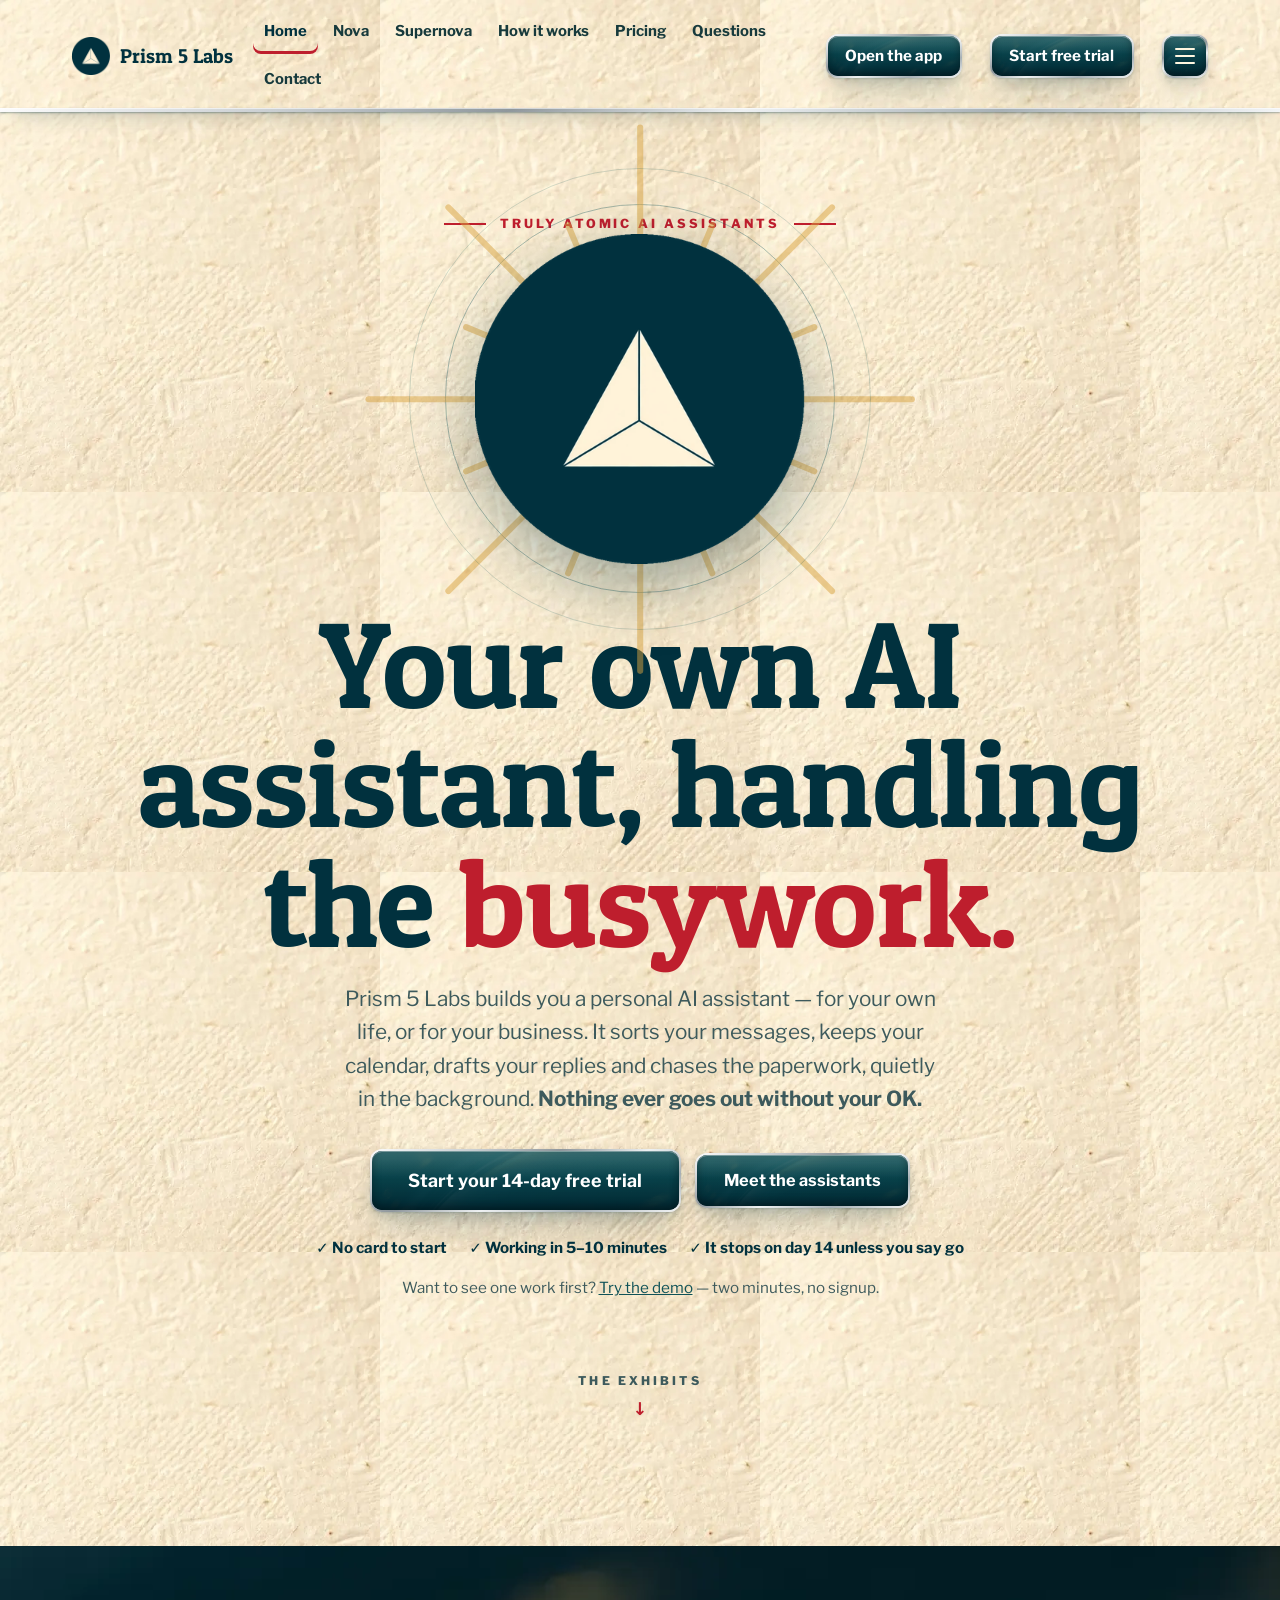
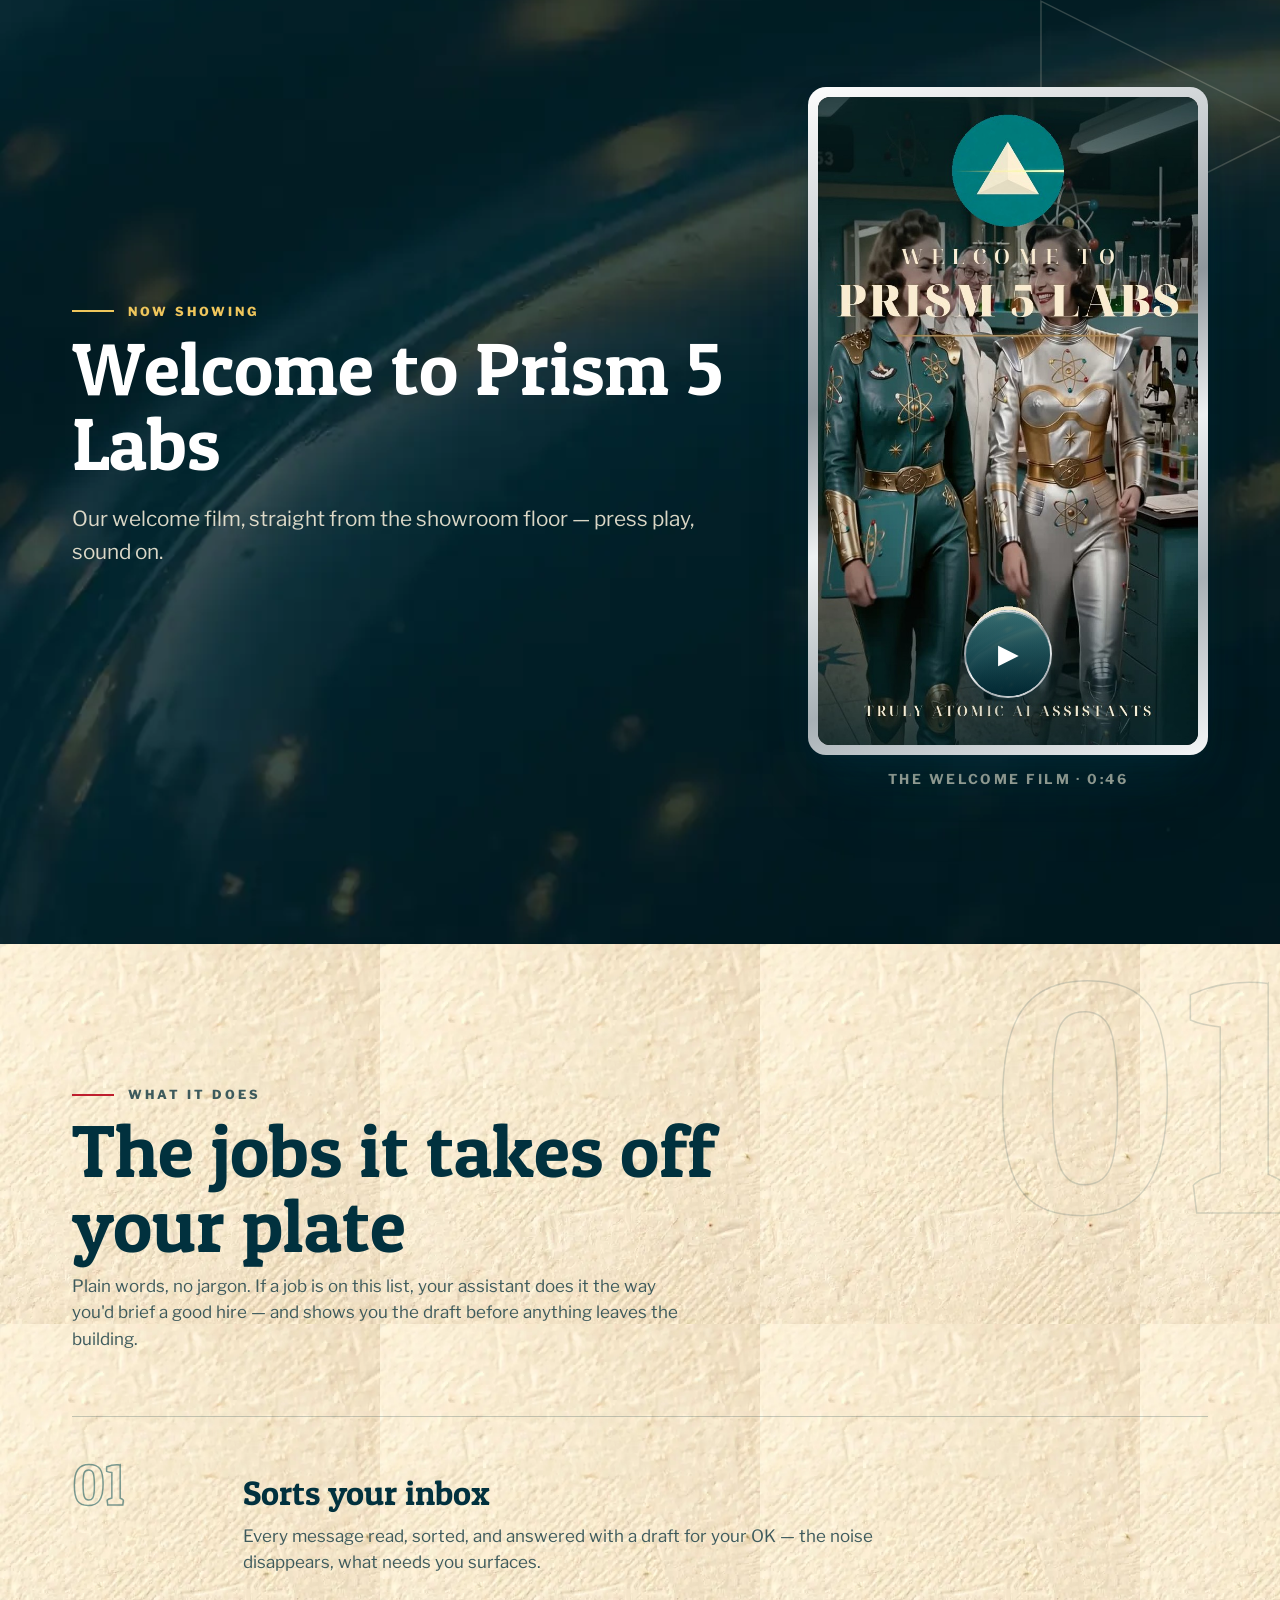
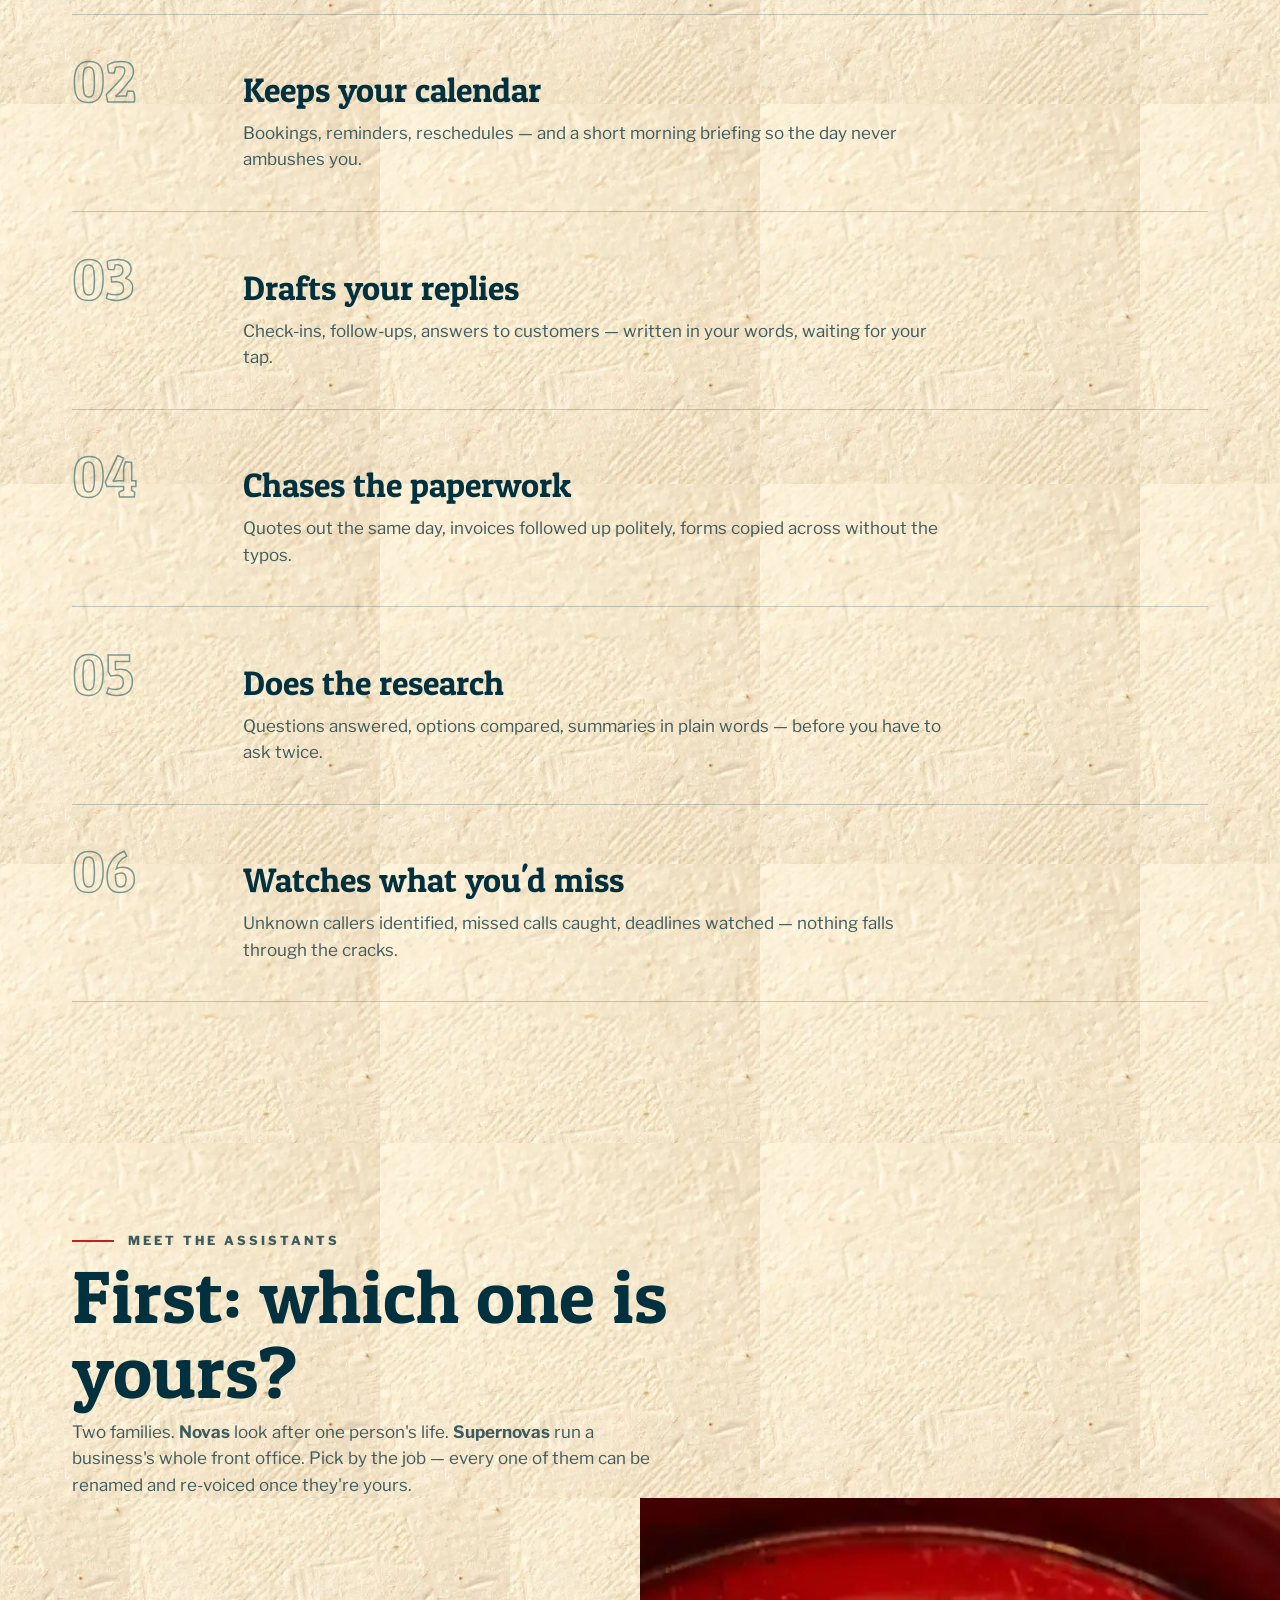
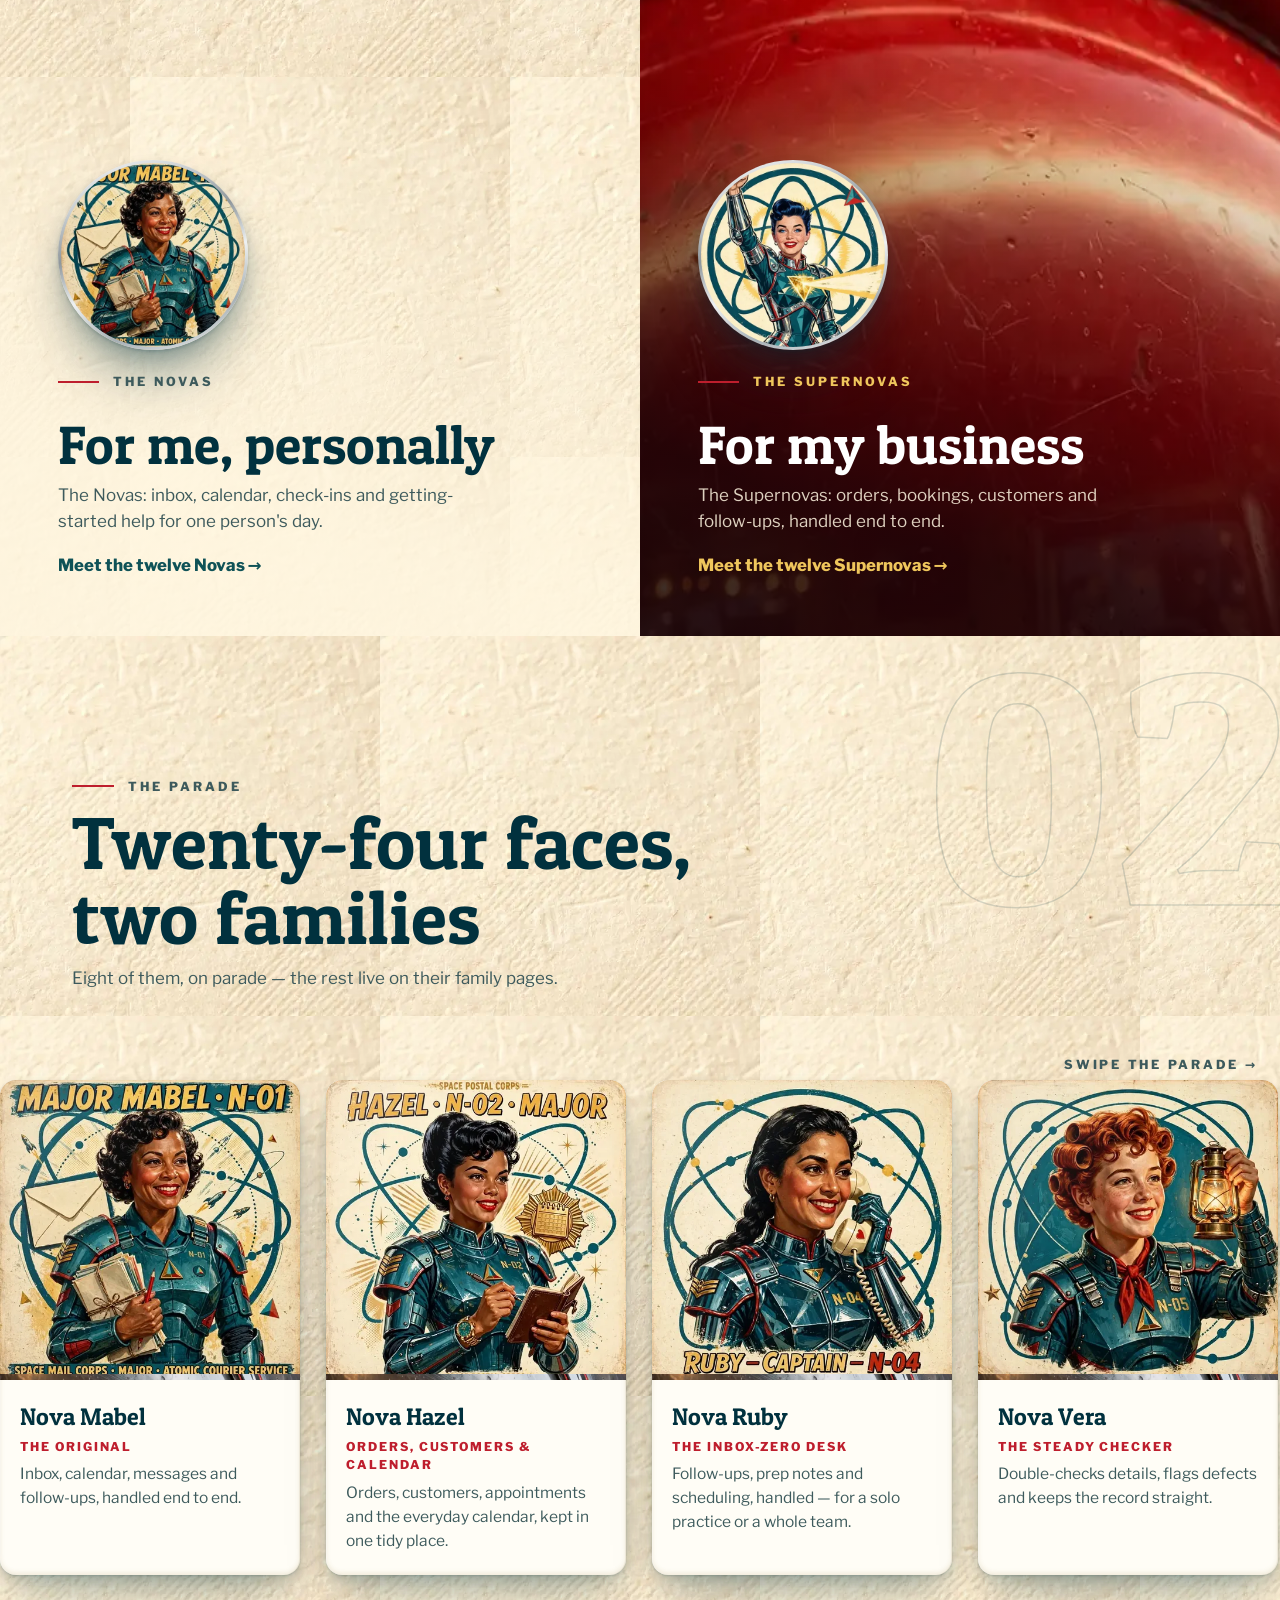
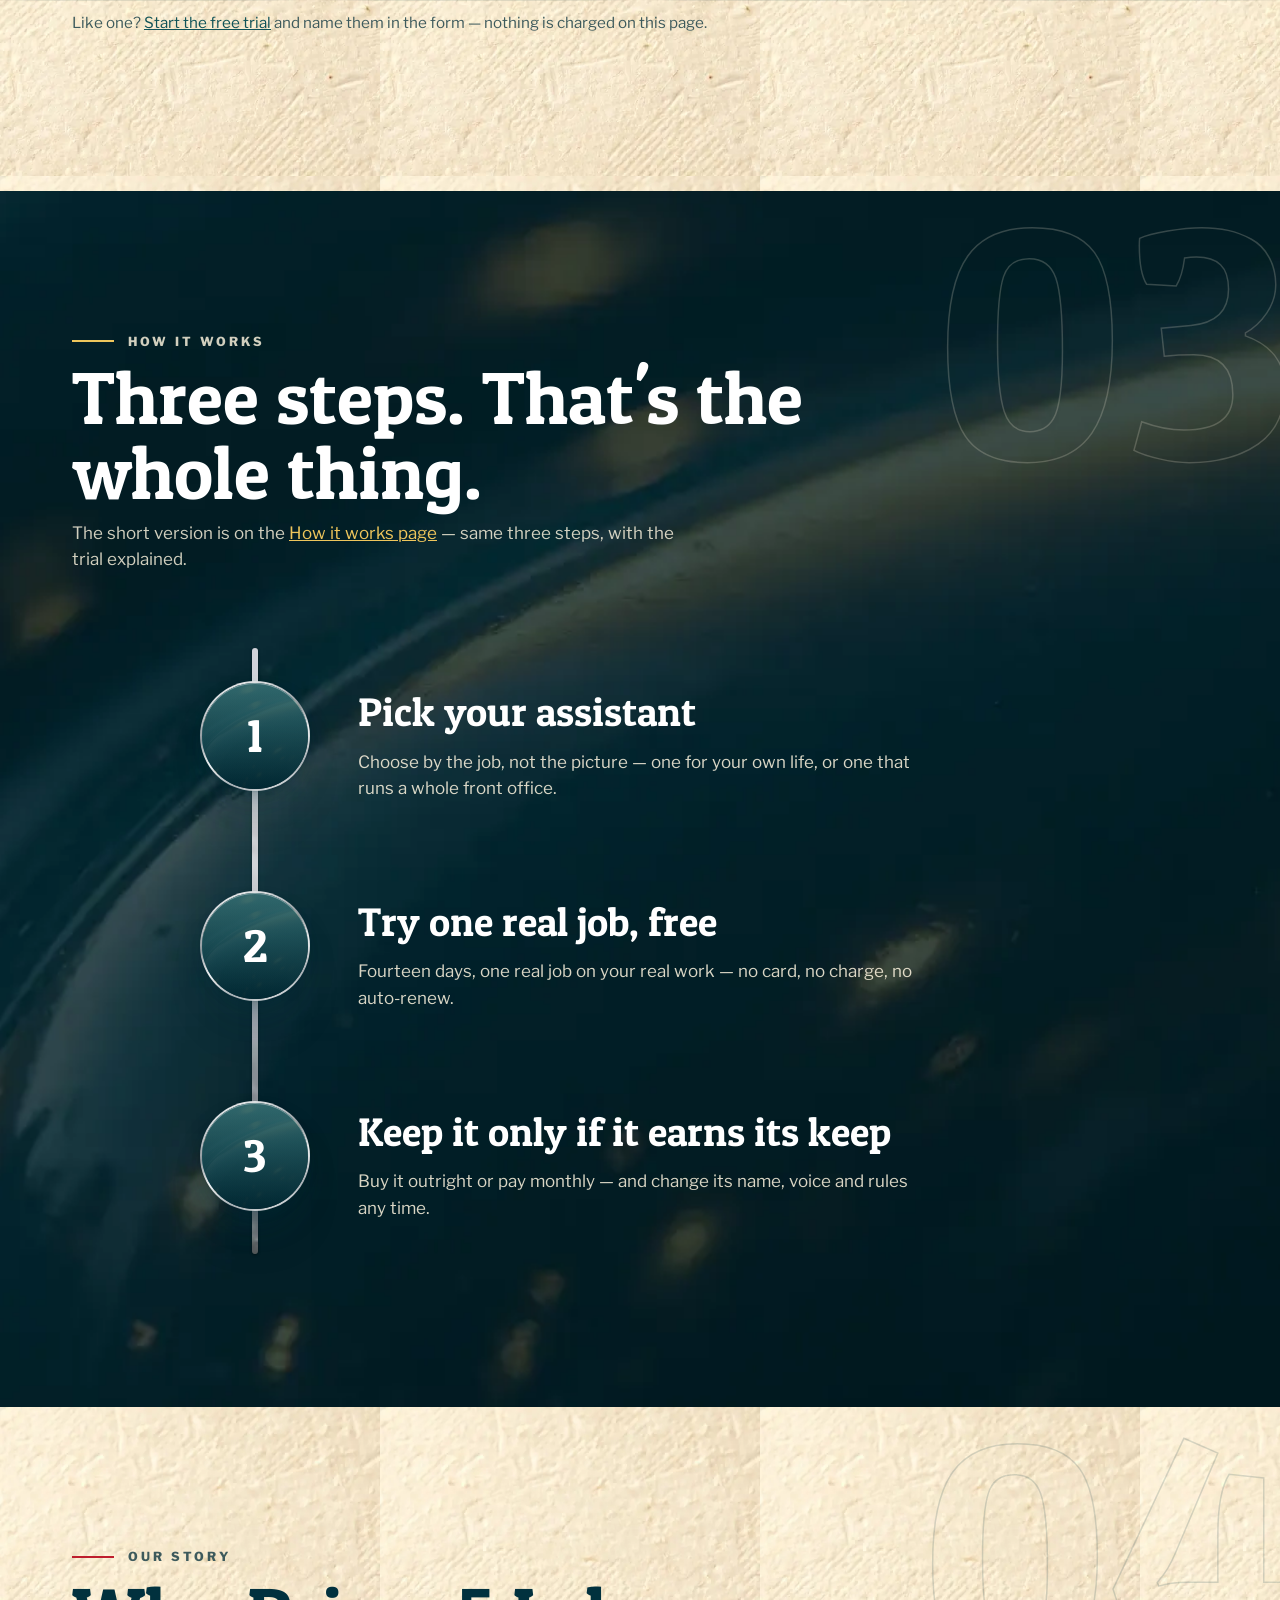
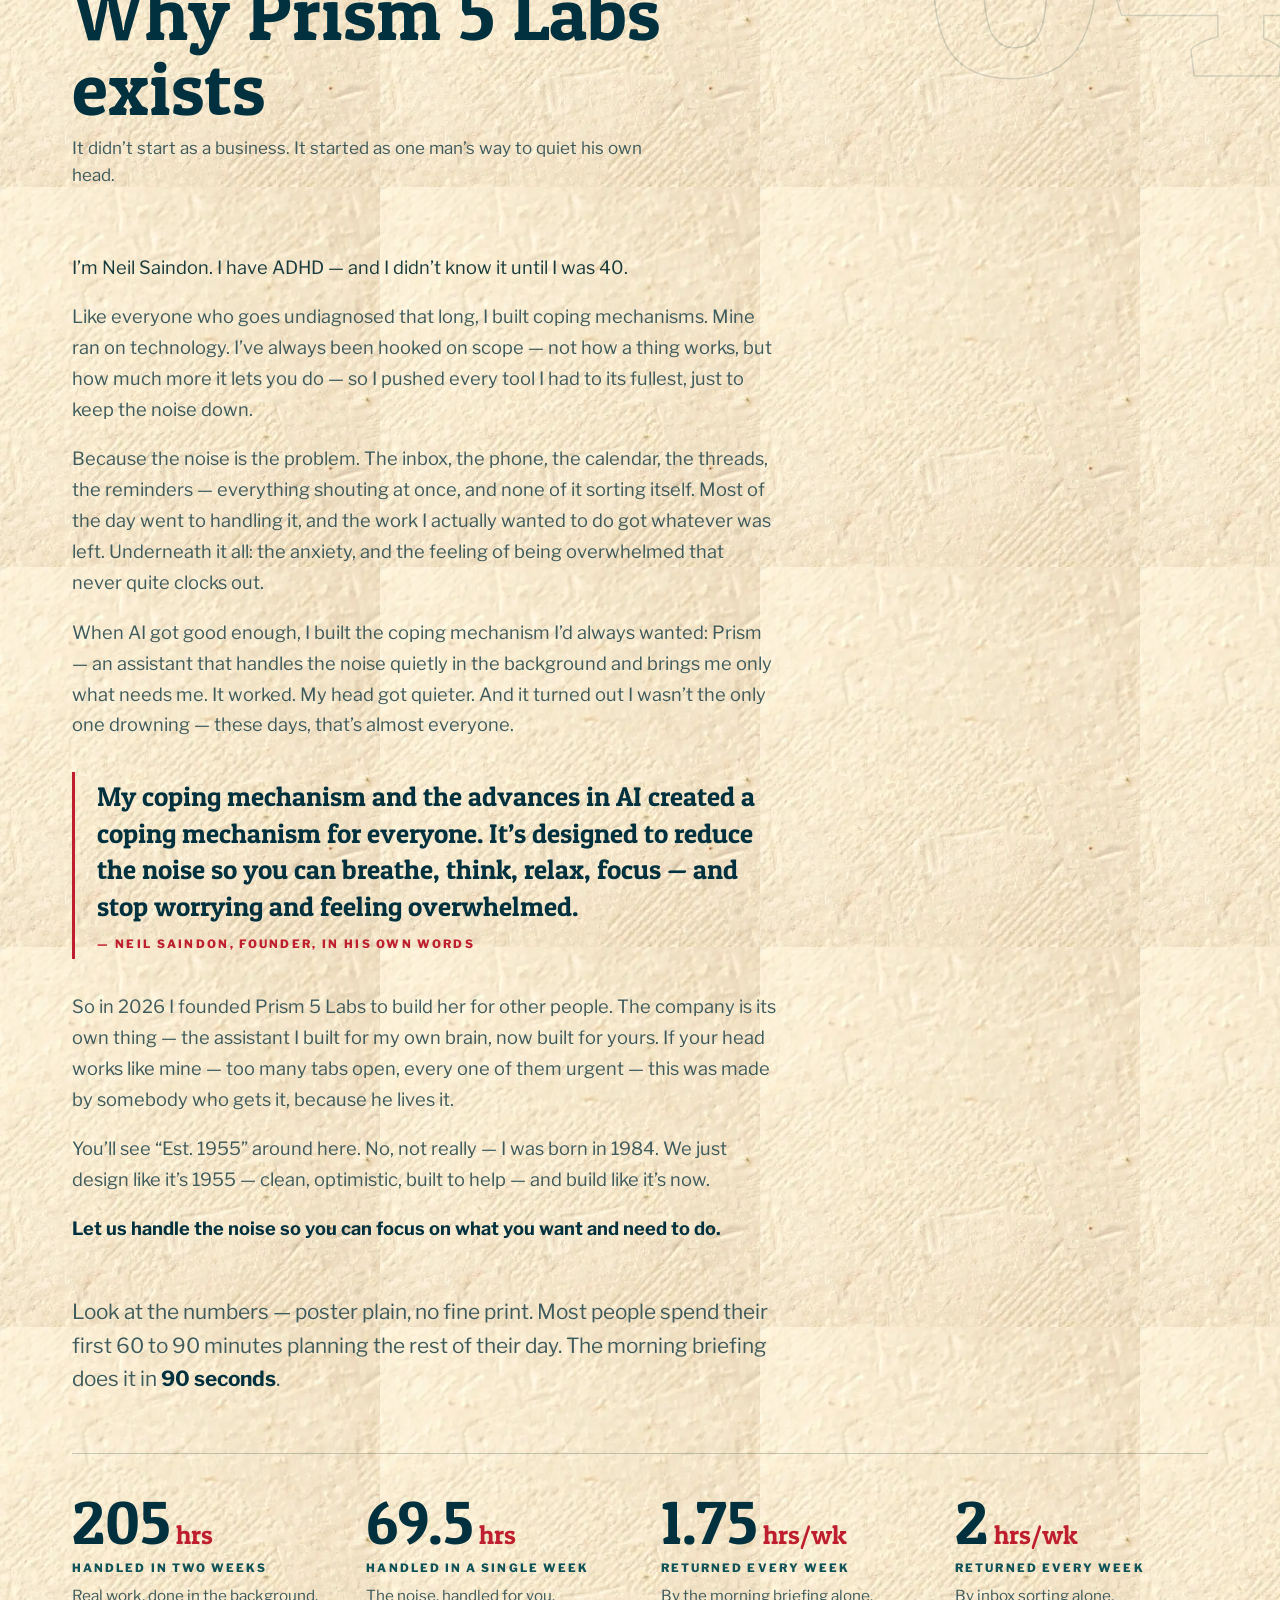
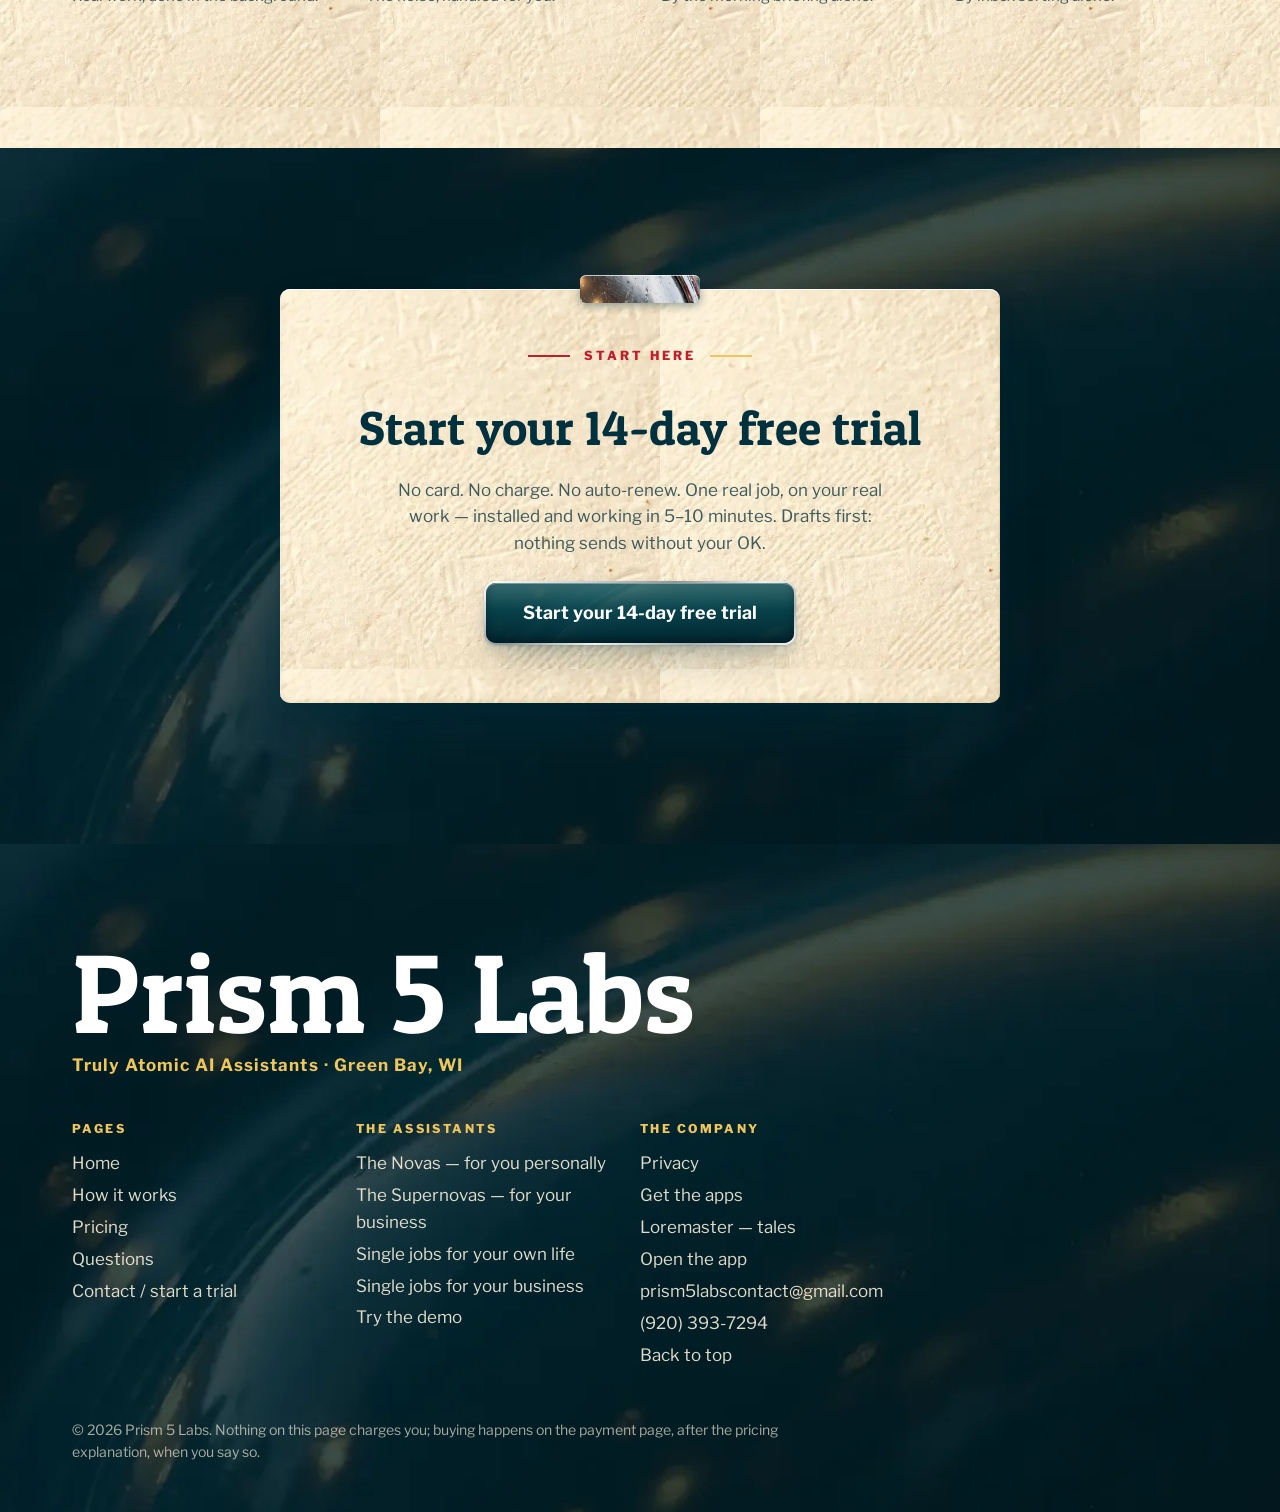
<file: index.html>
<!DOCTYPE html>
<html lang="en">
<head>
<meta charset="UTF-8">
<meta name="viewport" content="width=device-width, initial-scale=1.0">
<title>Prism 5 Labs — Your own AI assistant, for you or your business</title>
<meta name="description" content="Prism 5 Labs — Truly Atomic AI Assistants. An AI assistant that handles your messages, calendar, research, bookings, follow-ups and paperwork, quietly in the background, with your OK on anything that goes out. Working in 5–10 minutes.">
<meta property="og:type" content="website" />
<meta property="og:title" content="Prism 5 Labs — Your own AI, built for you" />
<meta property="og:description" content="A personal assistant that does the work: inbox, calendar, messages, bookings, follow-ups and paperwork, handled in the background. Let us handle the noise so you can focus on what you want and need to do." />
<meta property="og:image" content="https://prism5labs.com/assets/img/og-supernova-poster.webp" />
<meta property="og:image:width" content="1094" />
<meta property="og:image:height" content="2234" />
<meta property="og:image:alt" content="Supernova poster — a teal prism bursting through red clouds under a starburst, Prism 5 Labs" />
<meta name="twitter:card" content="summary_large_image" />
<meta name="twitter:title" content="Prism 5 Labs — Your own AI, built for you" />
<meta name="twitter:description" content="A personal assistant that does the work: inbox, calendar, messages, bookings, follow-ups and paperwork, handled in the background." />
<meta name="twitter:image" content="https://prism5labs.com/assets/img/og-supernova-poster.webp" />
<meta name="thumbnail" content="https://prism5labs.com/assets/img/og-supernova-poster.webp" />
<link rel="icon" href="assets/favicon-192.png" sizes="192x192" type="image/png">
<link rel="icon" href="assets/favicon-512.png" sizes="512x512" type="image/png">
<link rel="apple-touch-icon" href="assets/apple-touch-icon.png">
<link rel="preconnect" href="https://fonts.googleapis.com">
<link rel="preconnect" href="https://fonts.gstatic.com" crossorigin>
<link href="https://fonts.googleapis.com/css2?family=Patua+One&family=Libre+Franklin:ital,wght@0,400;0,500;0,600;0,700;0,800;1,400&display=swap" rel="stylesheet">
<link rel="stylesheet" href="assets/site.css">
</head>
<body id="top">
<header class="site">
  <div class="wrap bar">
    <a class="brand" href="index.html"><img src="assets/prism-mark-160.png" alt="Prism 5 Labs card mark"><b>Prism 5 Labs</b></a>
    <nav class="main" aria-label="Pages"><a href="index.html" aria-current="page">Home</a><a href="nova.html">Nova</a><a href="supernova.html">Supernova</a><a href="how.html">How it works</a><a href="pricing.html">Pricing</a><a href="faq.html">Questions</a><a href="contact.html">Contact</a></nav>
    <a class="btn small app-open" href="https://app.prism5labs.com">Open the app</a>
    <a class="btn small trial-open" href="contact.html">Start free trial</a>
    <button class="burger drawer-open" type="button" aria-label="Open the menu" aria-expanded="false" aria-controls="siteDrawer"><span></span><span></span><span></span></button>
  </div>
</header>
<div class="scrim" id="siteScrim"></div>
<aside class="drawer" id="siteDrawer" aria-label="Site menu" aria-hidden="true">
  <div class="d-head">
    <img src="assets/prism-mark-160.png" alt="">
    <b>Menu</b>
    <button class="drawer-close" type="button" aria-label="Close the menu">&times;</button>
  </div>
  <nav class="d-nav" aria-label="Pages">
    <p class="d-group">Pages</p>
    <a href="index.html" aria-current="page">Home</a>
    <a href="nova.html">Nova</a>
    <a href="supernova.html">Supernova</a>
    <a href="how.html">How it works</a>
    <a href="pricing.html">Pricing</a>
    <a href="faq.html">Questions</a>
    <a href="contact.html">Contact</a>
    <a href="apps.html">Get the apps</a>
    <a href="demo.html">Demo</a>
    <a href="privacy.html">Privacy</a>
  </nav>
  <nav class="d-nav" aria-label="Apps">
    <p class="d-group">The apps — in your browser</p>
    <a href="https://app.prism5labs.com">Open the Prism app<span class="ext">web</span></a>
    <a href="https://nova.prism5labs.com">Nova<span class="ext">web app</span></a>
    <a href="https://supernova.prism5labs.com">Supernova<span class="ext">web app</span></a>
    <p class="d-group">Android — direct install</p>
    <a href="apks/nova.apk" download>Nova<span class="ext">.apk</span></a>
    <a href="apks/supernova.apk" download>Supernova<span class="ext">.apk</span></a>
    <a href="apks/prism.apk" download>Prism<span class="ext">.apk</span></a>
    <a href="apps.html">Get the apps — every way in →</a>
  </nav>
  <nav class="d-nav d-side" aria-label="Loremaster">
    <p class="d-group">Off to the side</p>
    <a href="https://loremaster-app-live.onrender.com">Loremaster — tales<span class="ext">web</span></a>
    <a href="apks/loremaster.apk" download>Loremaster for Android<span class="ext">.apk</span></a>
  </nav>
  <div class="d-foot">
    <a class="btn" href="contact.html">Start your 14-day free trial</a>
    <p class="note">No card. No charge. No auto-renew.</p>
  </div>
</aside>


<section class="cover on-cream">
  <div class="wrap">
    <p class="kicker center reveal">Truly Atomic AI Assistants</p>
    <div class="orbit reveal"><svg class="burst" viewBox="0 0 100 100" aria-hidden="true" stroke="#D9A441" stroke-width="1.1" stroke-linecap="round"><line x1="50" y1="50" x2="99.0" y2="50.0"/><line x1="50" y1="50" x2="81.4" y2="63.0"/><line x1="50" y1="50" x2="84.6" y2="84.6"/><line x1="50" y1="50" x2="63.0" y2="81.4"/><line x1="50" y1="50" x2="50.0" y2="99.0"/><line x1="50" y1="50" x2="37.0" y2="81.4"/><line x1="50" y1="50" x2="15.4" y2="84.6"/><line x1="50" y1="50" x2="18.6" y2="63.0"/><line x1="50" y1="50" x2="1.0" y2="50.0"/><line x1="50" y1="50" x2="18.6" y2="37.0"/><line x1="50" y1="50" x2="15.4" y2="15.4"/><line x1="50" y1="50" x2="37.0" y2="18.6"/><line x1="50" y1="50" x2="50.0" y2="1.0"/><line x1="50" y1="50" x2="63.0" y2="18.6"/><line x1="50" y1="50" x2="84.6" y2="15.4"/><line x1="50" y1="50" x2="81.4" y2="37.0"/></svg><img class="mark" src="assets/prism-mark-440.png" alt="The Prism 5 Labs card mark — a teal disc with a prism"></div>
    <h1 class="d1 reveal">Your own AI assistant, handling the <span class="accent">busywork.</span></h1>
    <p class="lede reveal">Prism 5 Labs builds you a personal AI assistant — for your own life, or for your business. It sorts your messages, keeps your calendar, drafts your replies and chases the paperwork, quietly in the background. <strong>Nothing ever goes out without your OK.</strong></p>
    <div class="cta-row reveal">
      <a class="btn big" href="contact.html">Start your 14-day free trial</a>
      <a class="btn" href="#meet">Meet the assistants</a>
    </div>
    <p class="trust reveal"><span>✓ No card to start</span><span>✓ Working in 5–10 minutes</span><span>✓ It stops on day 14 unless you say go</span></p>
    <p class="note demo-note reveal">Want to see one work first? <a href="/demo.html">Try the demo</a> — two minutes, no signup.</p>
    <p class="scroll-cue reveal">The exhibits<span>↓</span></p>
  </div>
</section>

<section class="chapter on-teal on-dark">
  <span class="ghost num" aria-hidden="true">▶</span>
  <div class="wrap cinema-grid">
    <div class="reveal">
      <p class="kicker">Now showing</p>
      <h2 class="d2">Welcome to Prism 5 Labs</h2>
      <p class="lede" style="color:rgba(255,246,224,.85)">Our welcome film, straight from the showroom floor — press play, sound on.</p>
    </div>
    <div class="reveal">
      <div class="film-frame">
        <div class="film-screen" id="filmScreen">
          <img class="poster" loading="lazy" decoding="async" src="assets/film/welcome-prism-labs-poster.jpg" alt="Welcome to Prism 5 Labs — the welcome film's title card">
          <button class="play-disc" id="filmPlay" aria-label="Play the welcome film">▶</button>
        </div>
      </div>
      <p class="film-cap">The welcome film · 0:46</p>
    </div>
  </div>
</section>

<section class="chapter on-cream">
  <span class="ghost num" aria-hidden="true">01</span>
  <div class="wrap">
    <div class="exhibit-head reveal">
      <p class="kicker">What it does</p>
      <h2 class="d2">The jobs it takes off your plate</h2>
      <p>Plain words, no jargon. If a job is on this list, your assistant does it the way you'd brief a good hire — and shows you the draft before anything leaves the building.</p>
    </div>
    <div class="index-list"><div class="index-row reveal"><div class="no">01</div><div><h3>Sorts your inbox</h3><p>Every message read, sorted, and answered with a draft for your OK — the noise disappears, what needs you surfaces.</p></div></div><div class="index-row reveal"><div class="no">02</div><div><h3>Keeps your calendar</h3><p>Bookings, reminders, reschedules — and a short morning briefing so the day never ambushes you.</p></div></div><div class="index-row reveal"><div class="no">03</div><div><h3>Drafts your replies</h3><p>Check-ins, follow-ups, answers to customers — written in your words, waiting for your tap.</p></div></div><div class="index-row reveal"><div class="no">04</div><div><h3>Chases the paperwork</h3><p>Quotes out the same day, invoices followed up politely, forms copied across without the typos.</p></div></div><div class="index-row reveal"><div class="no">05</div><div><h3>Does the research</h3><p>Questions answered, options compared, summaries in plain words — before you have to ask twice.</p></div></div><div class="index-row reveal"><div class="no">06</div><div><h3>Watches what you'd miss</h3><p>Unknown callers identified, missed calls caught, deadlines watched — nothing falls through the cracks.</p></div></div></div>
  </div>
</section>

<section class="chapter tight on-cream" id="meet" style="padding-bottom:0">
  <div class="wrap">
    <div class="exhibit-head reveal" style="margin-bottom:0">
      <p class="kicker">Meet the assistants</p>
      <h2 class="d2">First: which one is yours?</h2>
      <p>Two families. <strong>Novas</strong> look after one person's life. <strong>Supernovas</strong> run a business's whole front office. Pick by the job — every one of them can be renamed and re-voiced once they're yours.</p>
    </div>
  </div>
</section>
<div class="doors">
  <a class="door personal reveal" href="nova.html">
    <img class="medallion" loading="lazy" src="assets/img/nova-mabel.webp" alt="Nova Mabel">
    <p class="kicker">The Novas</p>
    <h3>For me, personally</h3>
    <p>The Novas: inbox, calendar, check-ins and getting-started help for one person's day.</p>
    <span class="go">Meet the twelve Novas →</span>
  </a>
  <a class="door business reveal" href="supernova.html">
    <img class="medallion" loading="lazy" src="assets/img/supernova-prism.webp" alt="Supernova Prism">
    <p class="kicker" style="color:var(--gold-hi)">The Supernovas</p>
    <h3>For my business</h3>
    <p>The Supernovas: orders, bookings, customers and follow-ups, handled end to end.</p>
    <span class="go">Meet the twelve Supernovas →</span>
  </a>
</div>

<section class="chapter on-cream">
  <span class="ghost num" aria-hidden="true">02</span>
  <div class="wrap">
    <div class="exhibit-head reveal">
      <p class="kicker">The parade</p>
      <h2 class="d2">Twenty-four faces, two families</h2>
      <p>Eight of them, on parade — the rest live on their family pages.</p>
    </div>
  </div>
  <p class="parade-hint">Swipe the parade →</p>
  <div class="parade"><a class="plate reveal" href="nova.html"><div class="art"><img loading="lazy" src="assets/img/nova-mabel.webp" alt="Nova Mabel"></div><div class="p-body"><h3>Nova Mabel</h3><p class="desk">The Original</p><p>Inbox, calendar, messages and follow-ups, handled end to end.</p></div></a>
<a class="plate reveal" href="nova.html"><div class="art"><img loading="lazy" src="assets/img/nova-hazel.webp" alt="Nova Hazel"></div><div class="p-body"><h3>Nova Hazel</h3><p class="desk">Orders, Customers & Calendar</p><p>Orders, customers, appointments and the everyday calendar, kept in one tidy place.</p></div></a>
<a class="plate reveal" href="nova.html"><div class="art"><img loading="lazy" src="assets/img/nova-ruby.webp" alt="Nova Ruby"></div><div class="p-body"><h3>Nova Ruby</h3><p class="desk">The Inbox-Zero Desk</p><p>Follow-ups, prep notes and scheduling, handled — for a solo practice or a whole team.</p></div></a>
<a class="plate reveal" href="nova.html"><div class="art"><img loading="lazy" src="assets/img/nova-vera.webp" alt="Nova Vera"></div><div class="p-body"><h3>Nova Vera</h3><p class="desk">The Steady Checker</p><p>Double-checks details, flags defects and keeps the record straight.</p></div></a>
<a class="plate reveal" href="supernova.html"><div class="art"><img loading="lazy" src="assets/img/supernova-prism.webp" alt="Supernova Prism"></div><div class="p-body"><h3>Supernova Prism</h3><p class="desk">The Original</p><p>Inbox, calendar, messages and follow-ups, handled end to end.</p></div></a>
<a class="plate reveal" href="supernova.html"><div class="art"><img loading="lazy" src="assets/img/supernova-juniper.webp" alt="Supernova Juniper"></div><div class="p-body"><h3>Supernova Juniper</h3><p class="desk">Orders, Customers & Calendar</p><p>Orders, customers, appointments and the everyday calendar, kept in one tidy place.</p></div></a>
<a class="plate reveal" href="supernova.html"><div class="art"><img loading="lazy" src="assets/img/supernova-encore.webp" alt="Supernova Encore"></div><div class="p-body"><h3>Supernova Encore</h3><p class="desk">The Booking Desk</p><p>Inquiries answered the same day; dates held and agreements chased until they're signed.</p></div></a>
<a class="plate reveal" href="supernova.html"><div class="art"><img loading="lazy" src="assets/img/supernova-proof.webp" alt="Supernova Proof"></div><div class="p-body"><h3>Supernova Proof</h3><p class="desk">The Steady Checker</p><p>Double-checks details, flags defects and keeps the record straight.</p></div></a>
</div>
  <div class="wrap"><p class="note reveal" style="margin-top:10px">Like one? <a href="contact.html">Start the free trial</a> and name them in the form — nothing is charged on this page.</p></div>
</section>

<section class="chapter on-teal on-dark">
  <span class="ghost num" aria-hidden="true">03</span>
  <div class="wrap">
    <div class="exhibit-head reveal">
      <p class="kicker">How it works</p>
      <h2 class="d2">Three steps. That's the whole thing.</h2>
      <p>The short version is on the <a href="how.html" style="color:var(--gold-hi)">How it works page</a> — same three steps, with the trial explained.</p>
    </div>
    <div class="line"><div class="station reveal"><div class="disc">1</div><div><h3>Pick your assistant</h3><p>Choose by the job, not the picture — one for your own life, or one that runs a whole front office.</p></div></div><div class="station reveal"><div class="disc">2</div><div><h3>Try one real job, free</h3><p>Fourteen days, one real job on your real work — no card, no charge, no auto-renew.</p></div></div><div class="station reveal"><div class="disc">3</div><div><h3>Keep it only if it earns its keep</h3><p>Buy it outright or pay monthly — and change its name, voice and rules any time.</p></div></div></div>
  </div>
</section>

<section class="chapter on-cream">
  <span class="ghost num" aria-hidden="true">04</span>
  <div class="wrap">
    <div class="exhibit-head reveal">
      <p class="kicker">Our story</p>
      <h2 class="d2">Why Prism 5 Labs exists</h2>
      <p>It didn’t start as a business. It started as one man’s way to quiet his own head.</p>
    </div>
    <div class="story-col reveal">
      <p class="lede">I’m Neil Saindon. I have ADHD — and I didn’t know it until I was 40.</p>
      <p>Like everyone who goes undiagnosed that long, I built coping mechanisms. Mine ran on technology. I’ve always been hooked on scope — not how a thing works, but how much more it lets you do — so I pushed every tool I had to its fullest, just to keep the noise down.</p>
      <p>Because the noise is the problem. The inbox, the phone, the calendar, the threads, the reminders — everything shouting at once, and none of it sorting itself. Most of the day went to handling it, and the work I actually wanted to do got whatever was left. Underneath it all: the anxiety, and the feeling of being overwhelmed that never quite clocks out.</p>
      <p>When AI got good enough, I built the coping mechanism I’d always wanted: Prism — an assistant that handles the noise quietly in the background and brings me only what needs me. It worked. My head got quieter. And it turned out I wasn’t the only one drowning — these days, that’s almost everyone.</p>
      <blockquote>My coping mechanism and the advances in AI created a coping mechanism for everyone. It’s designed to reduce the noise so you can breathe, think, relax, focus — and stop worrying and feeling overwhelmed.<cite>— Neil Saindon, founder, in his own words</cite></blockquote>
      <p>So in 2026 I founded Prism 5 Labs to build her for other people. The company is its own thing — the assistant I built for my own brain, now built for yours. If your head works like mine — too many tabs open, every one of them urgent — this was made by somebody who gets it, because he lives it.</p>
      <p>You’ll see “Est. 1955” around here. No, not really — I was born in 1984. We just design like it’s 1955 — clean, optimistic, built to help — and build like it’s now.</p>
      <p><strong style="color:var(--teal-deep)">Let us handle the noise so you can focus on what you want and need to do.</strong></p>
    </div>
    <p class="lede reveal" style="max-width:44rem;margin-top:clamp(2.2rem,5vw,3.2rem)">Look at the numbers — poster plain, no fine print. Most people spend their first 60 to 90 minutes planning the rest of their day. The morning briefing does it in <strong style="color:var(--teal-deep)">90 seconds</strong>.</p>
    <div class="proof reveal">
      <div><span class="p-num">205<em> hrs</em></span><span class="p-label">Handled in two weeks</span><p>Real work, done in the background.</p></div>
      <div><span class="p-num">69.5<em> hrs</em></span><span class="p-label">Handled in a single week</span><p>The noise, handled for you.</p></div>
      <div><span class="p-num">1.75<em> hrs/wk</em></span><span class="p-label">Returned every week</span><p>By the morning briefing alone.</p></div>
      <div><span class="p-num">2<em> hrs/wk</em></span><span class="p-label">Returned every week</span><p>By inbox sorting alone.</p></div>
    </div>
  </div>
</section>

<section class="chapter on-teal on-dark">
  <div class="wrap">
    <div class="contract reveal">
      <p class="kicker center">Start here</p>
      <h2>Start your 14-day free trial</h2>
      <p>No card. No charge. No auto-renew. One real job, on your real work — installed and working in 5–10 minutes. Drafts first: nothing sends without your OK.</p>
      <a class="btn big" href="contact.html">Start your 14-day free trial</a>
    </div>
  </div>
</section>
<footer>
  <div class="wrap">
    <p class="wordmark">Prism 5 Labs</p>
    <p class="tagline">Truly Atomic AI Assistants · Green Bay, WI</p>
    <div class="sitemap">
      <div>
        <h4>Pages</h4>
        <ul>
          <li><a href="index.html">Home</a></li>
          <li><a href="how.html">How it works</a></li>
          <li><a href="pricing.html">Pricing</a></li>
          <li><a href="faq.html">Questions</a></li>
          <li><a href="contact.html">Contact / start a trial</a></li>
        </ul>
      </div>
      <div>
        <h4>The assistants</h4>
        <ul>
          <li><a href="nova.html">The Novas — for you personally</a></li>
          <li><a href="supernova.html">The Supernovas — for your business</a></li>
          <li><a href="nova.html#jobs">Single jobs for your own life</a></li>
          <li><a href="supernova.html#jobs">Single jobs for your business</a></li>
          <li><a href="/demo.html">Try the demo</a></li>
        </ul>
      </div>
      <div>
        <h4>The company</h4>
        <ul>
          <li><a href="/privacy">Privacy</a></li>
          <li><a href="apps.html">Get the apps</a></li>
          <li><a href="https://loremaster-app-live.onrender.com">Loremaster — tales</a></li>
          <li><a href="https://app.prism5labs.com">Open the app</a></li>
          <li><a href="mailto:prism5labscontact@gmail.com">prism5labscontact@gmail.com</a></li>
          <li><a href="tel:+19203937294">(920) 393-7294</a></li>
          <li><a href="#top">Back to top</a></li>
        </ul>
      </div>
    </div>
    <p class="legal">© 2026 Prism 5 Labs. Nothing on this page charges you; buying happens on the payment page, after the pricing explanation, when you say so.</p>
  </div>
</footer>

<div class="mobile-cta"><a class="btn" href="https://app.prism5labs.com">Open the app</a><button class="btn drawer-open" type="button" aria-expanded="false" aria-controls="siteDrawer">Menu</button></div>
<script src="assets/site.js"></script>

</body>
</html>
</file>
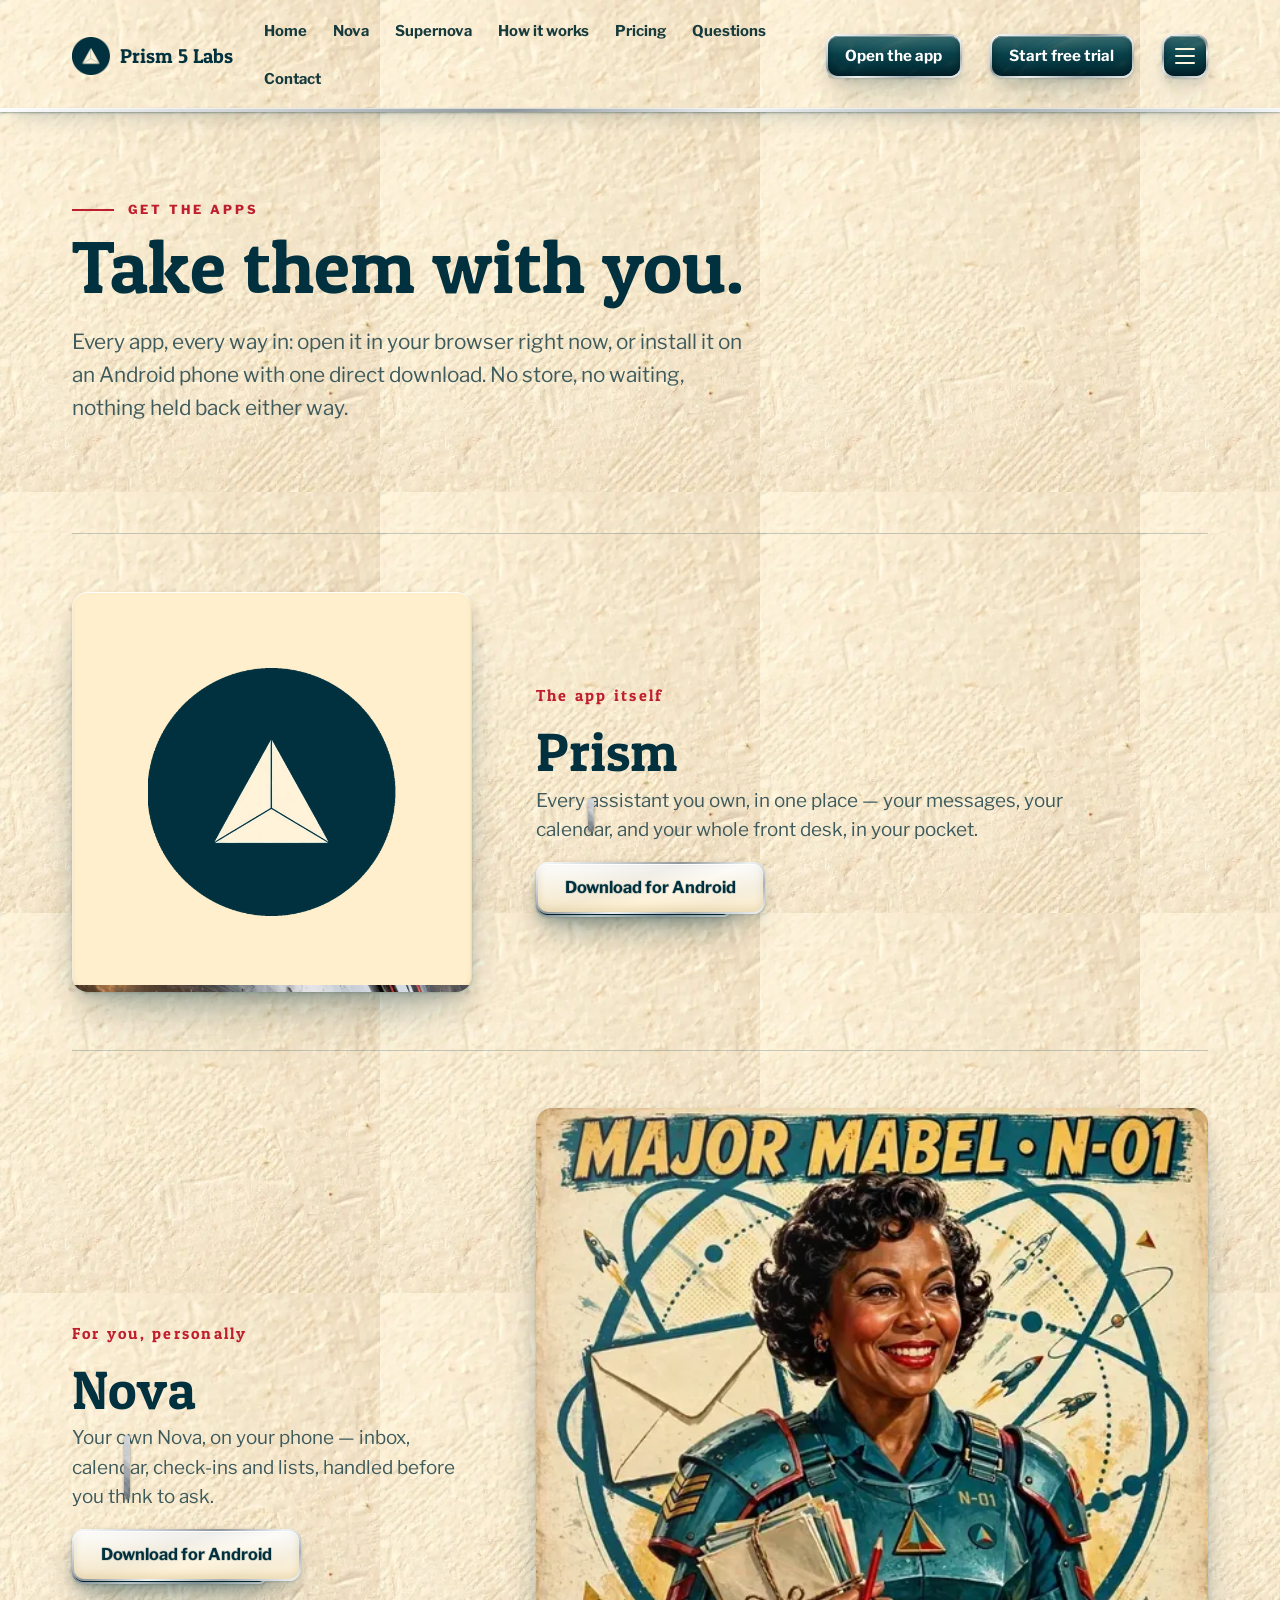
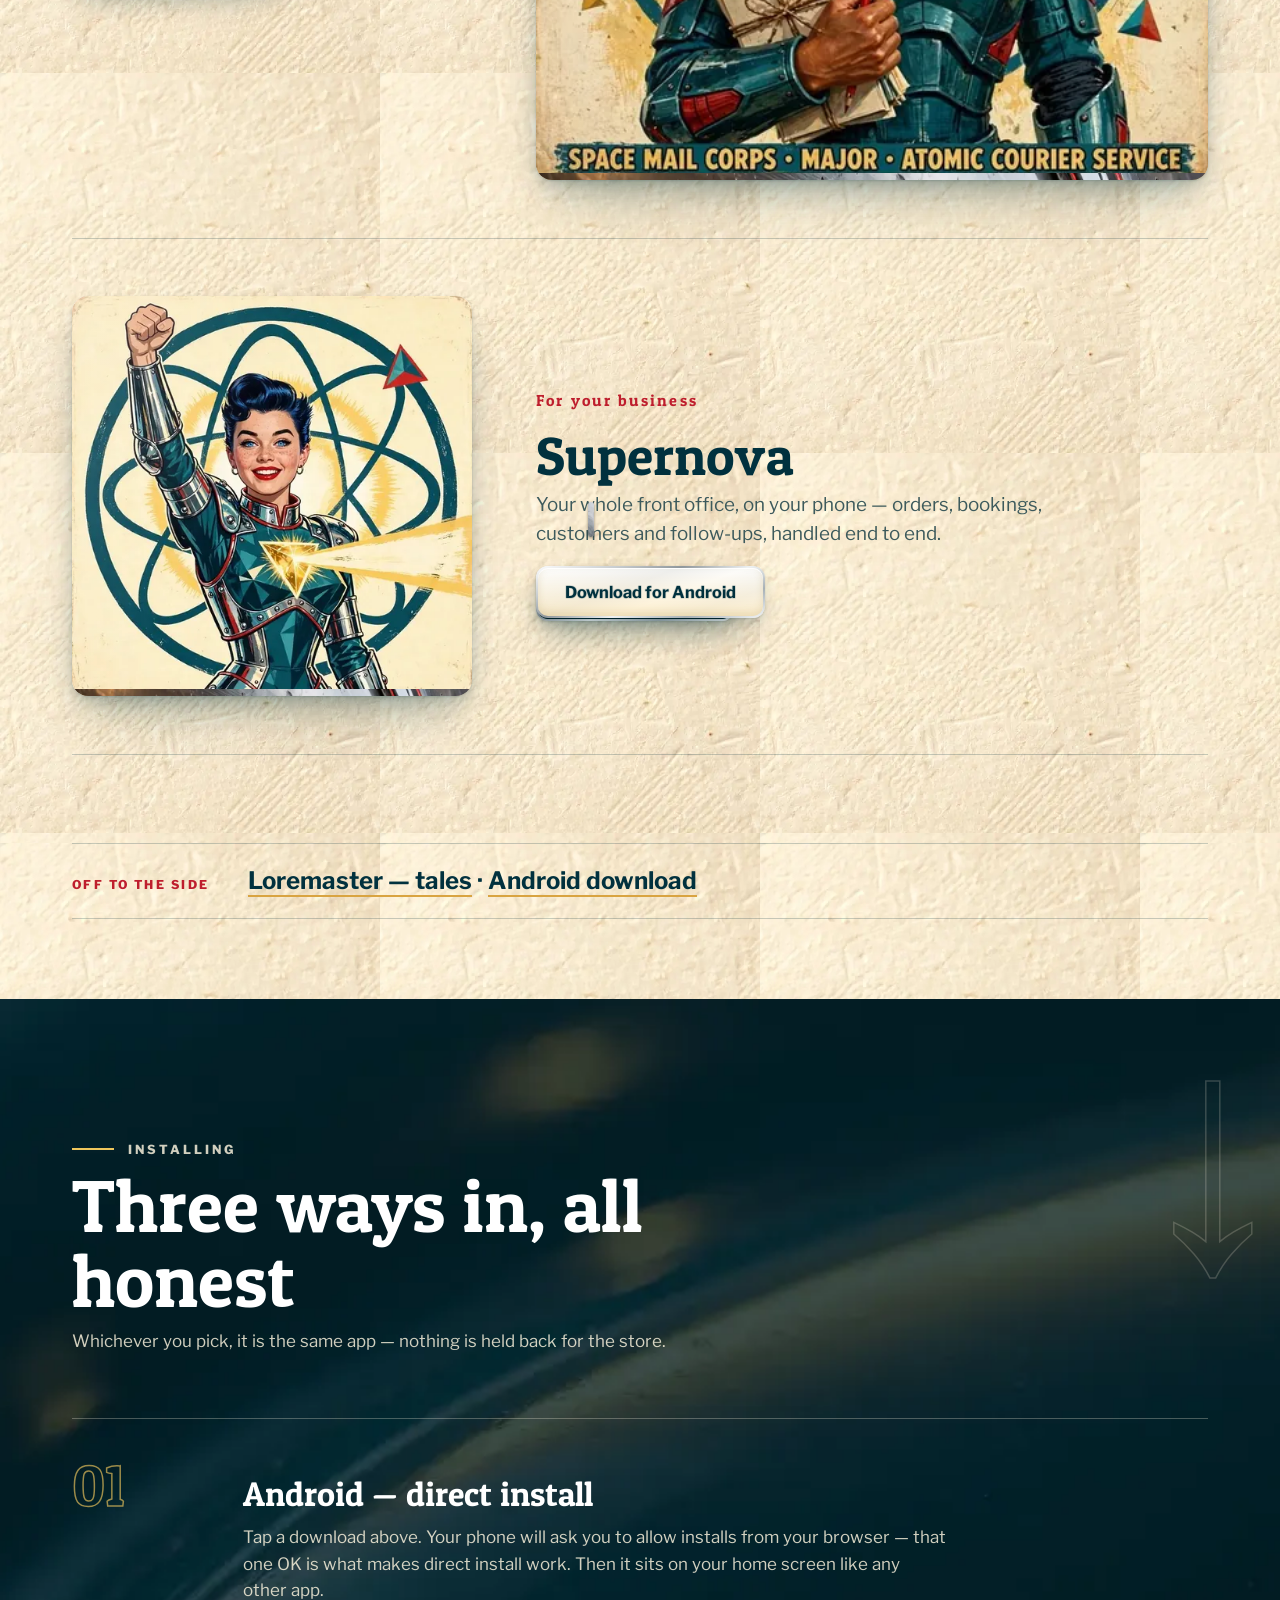
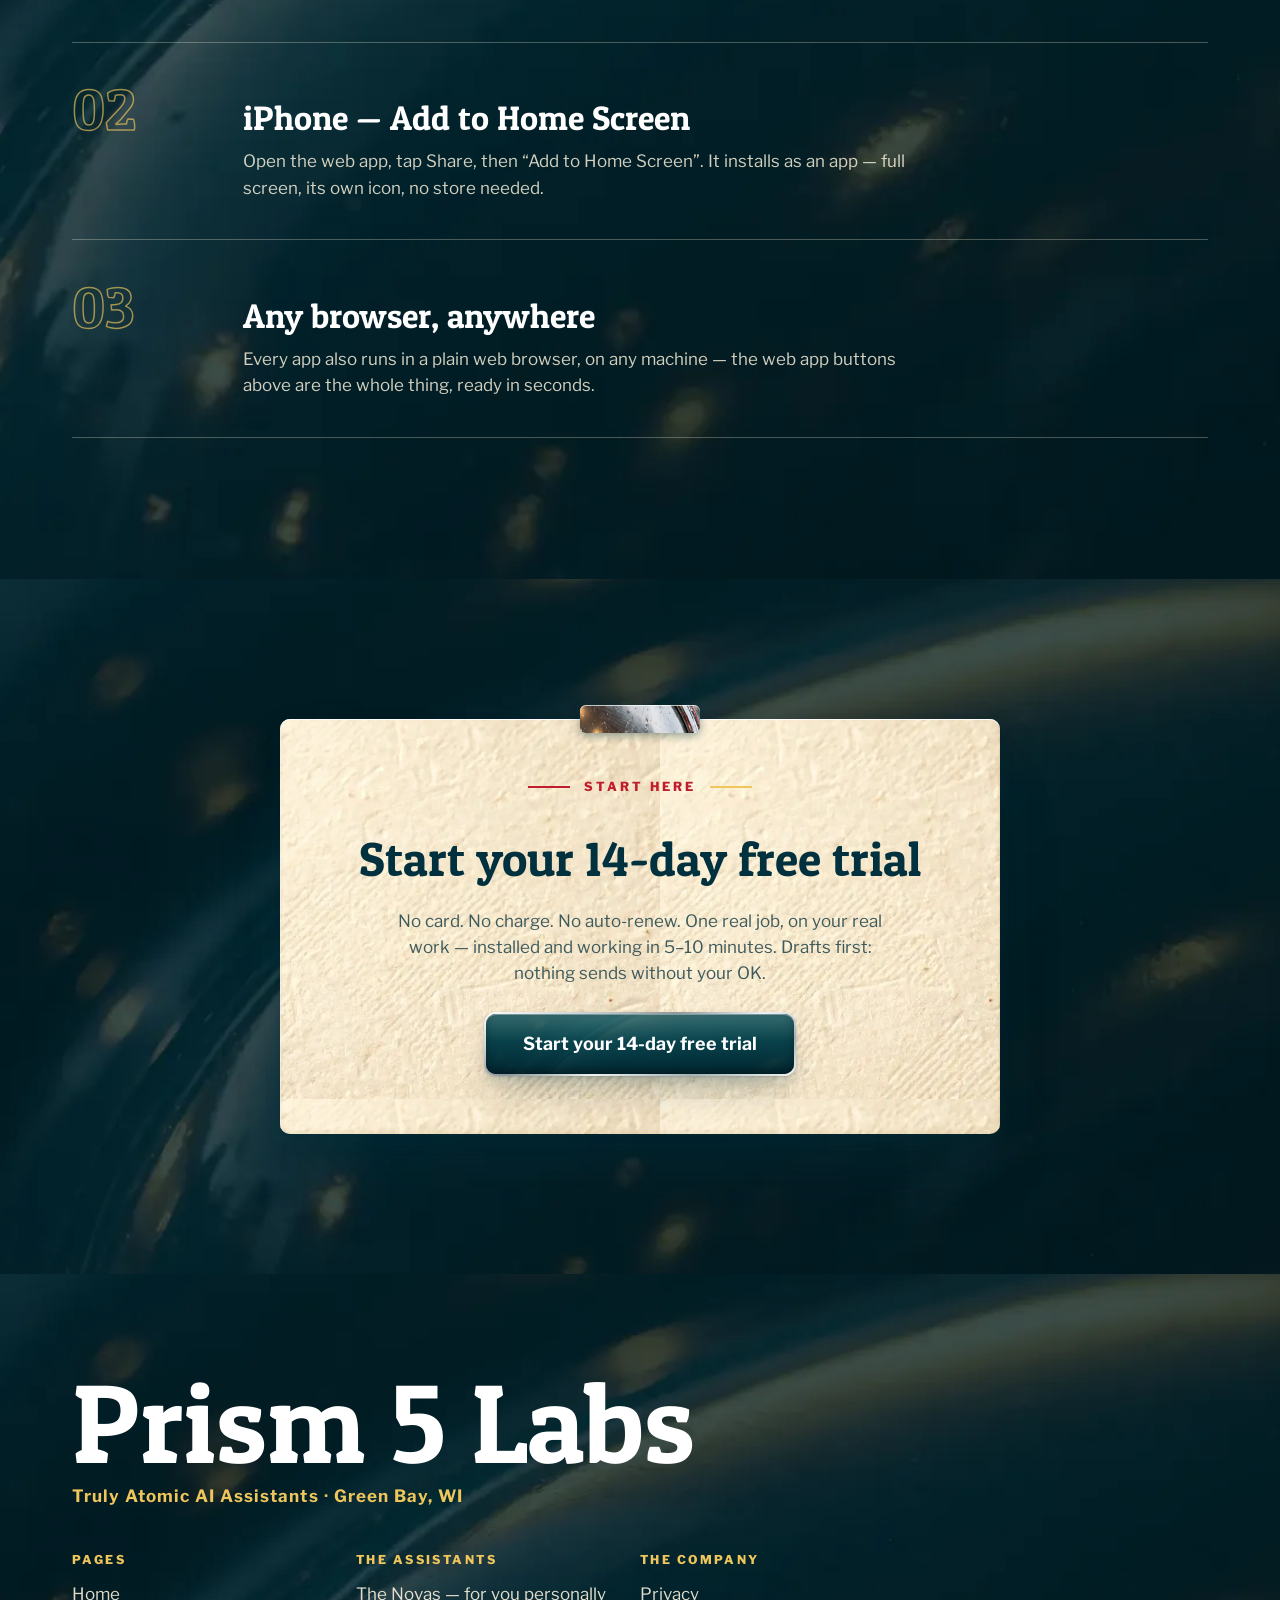
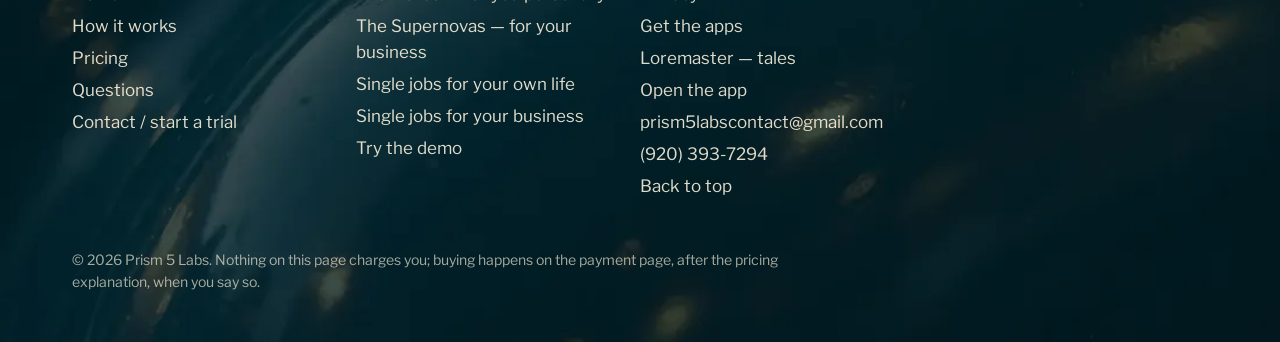
<file: apps.html>
<!DOCTYPE html>
<html lang="en">
<head>
<meta charset="UTF-8">
<meta name="viewport" content="width=device-width, initial-scale=1.0">
<title>Get the apps | Prism 5 Labs</title>
<meta name="description" content="Every Prism 5 Labs app, every way in: open them in your browser, or install them on an Android phone with one direct download. Prism, Nova and Supernova.">
<meta property="og:type" content="website" />
<meta property="og:title" content="Prism 5 Labs — Your own AI, built for you" />
<meta property="og:description" content="A personal assistant that does the work: inbox, calendar, messages, bookings, follow-ups and paperwork, handled in the background. Let us handle the noise so you can focus on what you want and need to do." />
<meta property="og:image" content="https://prism5labs.com/assets/img/og-supernova-poster.webp" />
<meta property="og:image:width" content="1094" />
<meta property="og:image:height" content="2234" />
<meta property="og:image:alt" content="Supernova poster — a teal prism bursting through red clouds under a starburst, Prism 5 Labs" />
<meta name="twitter:card" content="summary_large_image" />
<meta name="twitter:title" content="Prism 5 Labs — Your own AI, built for you" />
<meta name="twitter:description" content="A personal assistant that does the work: inbox, calendar, messages, bookings, follow-ups and paperwork, handled in the background." />
<meta name="twitter:image" content="https://prism5labs.com/assets/img/og-supernova-poster.webp" />
<meta name="thumbnail" content="https://prism5labs.com/assets/img/og-supernova-poster.webp" />
<link rel="icon" href="assets/favicon-192.png" sizes="192x192" type="image/png">
<link rel="icon" href="assets/favicon-512.png" sizes="512x512" type="image/png">
<link rel="apple-touch-icon" href="assets/apple-touch-icon.png">
<link rel="preconnect" href="https://fonts.googleapis.com">
<link rel="preconnect" href="https://fonts.gstatic.com" crossorigin>
<link href="https://fonts.googleapis.com/css2?family=Patua+One&family=Libre+Franklin:ital,wght@0,400;0,500;0,600;0,700;0,800;1,400&display=swap" rel="stylesheet">
<link rel="stylesheet" href="assets/site.css">
</head>
<body id="top">
<header class="site">
  <div class="wrap bar">
    <a class="brand" href="index.html"><img src="assets/prism-mark-160.png" alt="Prism 5 Labs card mark"><b>Prism 5 Labs</b></a>
    <nav class="main" aria-label="Pages"><a href="index.html">Home</a><a href="nova.html">Nova</a><a href="supernova.html">Supernova</a><a href="how.html">How it works</a><a href="pricing.html">Pricing</a><a href="faq.html">Questions</a><a href="contact.html">Contact</a></nav>
    <a class="btn small app-open" href="https://app.prism5labs.com">Open the app</a>
    <a class="btn small trial-open" href="contact.html">Start free trial</a>
    <button class="burger drawer-open" type="button" aria-label="Open the menu" aria-expanded="false" aria-controls="siteDrawer"><span></span><span></span><span></span></button>
  </div>
</header>
<div class="scrim" id="siteScrim"></div>
<aside class="drawer" id="siteDrawer" aria-label="Site menu" aria-hidden="true">
  <div class="d-head">
    <img src="assets/prism-mark-160.png" alt="">
    <b>Menu</b>
    <button class="drawer-close" type="button" aria-label="Close the menu">&times;</button>
  </div>
  <nav class="d-nav" aria-label="Pages">
    <p class="d-group">Pages</p>
    <a href="index.html">Home</a>
    <a href="nova.html">Nova</a>
    <a href="supernova.html">Supernova</a>
    <a href="how.html">How it works</a>
    <a href="pricing.html">Pricing</a>
    <a href="faq.html">Questions</a>
    <a href="contact.html">Contact</a>
    <a href="apps.html" aria-current="page">Get the apps</a>
    <a href="demo.html">Demo</a>
    <a href="privacy.html">Privacy</a>
  </nav>
  <nav class="d-nav" aria-label="Apps">
    <p class="d-group">The apps — in your browser</p>
    <a href="https://app.prism5labs.com">Open the Prism app<span class="ext">web</span></a>
    <a href="https://nova.prism5labs.com">Nova<span class="ext">web app</span></a>
    <a href="https://supernova.prism5labs.com">Supernova<span class="ext">web app</span></a>
    <p class="d-group">Android — direct install</p>
    <a href="apks/nova.apk" download>Nova<span class="ext">.apk</span></a>
    <a href="apks/supernova.apk" download>Supernova<span class="ext">.apk</span></a>
    <a href="apks/prism.apk" download>Prism<span class="ext">.apk</span></a>
    <a href="apps.html">Get the apps — every way in →</a>
  </nav>
  <nav class="d-nav d-side" aria-label="Loremaster">
    <p class="d-group">Off to the side</p>
    <a href="https://loremaster-app-live.onrender.com">Loremaster — tales<span class="ext">web</span></a>
    <a href="apks/loremaster.apk" download>Loremaster for Android<span class="ext">.apk</span></a>
  </nav>
  <div class="d-foot">
    <a class="btn" href="contact.html">Start your 14-day free trial</a>
    <p class="note">No card. No charge. No auto-renew.</p>
  </div>
</aside>


<section class="chapter tight on-cream">
  <div class="wrap">
    <p class="kicker reveal">Get the apps</p>
    <h1 class="d2 reveal" style="margin:.6rem 0 .8rem">Take them with you.</h1>
    <p class="lede reveal" style="max-width:42rem">Every app, every way in: open it in your browser right now, or install it on an Android phone with one direct download. No store, no waiting, nothing held back either way.</p>
  </div>
</section>

<section class="chapter tight on-cream" style="padding-top:0">
  <div class="wrap spreads">
      <div class="spread reveal">
        <div class="portrait mark-art"><img loading="lazy" src="assets/prism-mark-440.png" alt="The Prism 5 Labs card mark"></div>
        <div><p class="idx">The app itself</p><h3>Prism</h3><p class="line">Every assistant you own, in one place — your messages, your calendar, and your whole front desk, in your pocket.</p>
        <div class="app-actions"><a class="btn" href="https://app.prism5labs.com">Open the web app</a><a class="btn ghost" href="apks/prism.apk" download>Download for Android</a></div></div>
      </div>
      <div class="spread flip reveal">
        <div class="portrait"><img loading="lazy" src="assets/img/nova-mabel.webp" alt="Nova Mabel"></div>
        <div><p class="idx">For you, personally</p><h3>Nova</h3><p class="line">Your own Nova, on your phone — inbox, calendar, check-ins and lists, handled before you think to ask.</p>
        <div class="app-actions"><a class="btn" href="https://nova.prism5labs.com">Open the web app</a><a class="btn ghost" href="apks/nova.apk" download>Download for Android</a></div></div>
      </div>
      <div class="spread reveal">
        <div class="portrait"><img loading="lazy" src="assets/img/supernova-prism.webp" alt="Supernova Prism"></div>
        <div><p class="idx">For your business</p><h3>Supernova</h3><p class="line">Your whole front office, on your phone — orders, bookings, customers and follow-ups, handled end to end.</p>
        <div class="app-actions"><a class="btn" href="https://supernova.prism5labs.com">Open the web app</a><a class="btn ghost" href="apks/supernova.apk" download>Download for Android</a></div></div>
      </div>
  </div>
</section>

<section class="on-cream" style="padding-bottom:clamp(3rem,7vw,5rem)">
  <div class="wrap">
    <div class="directory reveal" style="max-width:none">
      <div class="d-row"><span class="k">Off to the side</span><span class="v"><a href="https://loremaster-app-live.onrender.com">Loremaster — tales</a> · <a href="apks/loremaster.apk" download>Android download</a></span></div>
    </div>
  </div>
</section>

<section class="chapter on-teal on-dark">
  <span class="ghost num" aria-hidden="true">↓</span>
  <div class="wrap">
    <div class="exhibit-head reveal">
      <p class="kicker">Installing</p>
      <h2 class="d2">Three ways in, all honest</h2>
      <p>Whichever you pick, it is the same app — nothing is held back for the store.</p>
    </div>
    <div class="index-list"><div class="index-row reveal"><div class="no">01</div><div><h3>Android — direct install</h3><p>Tap a download above. Your phone will ask you to allow installs from your browser — that one OK is what makes direct install work. Then it sits on your home screen like any other app.</p></div></div><div class="index-row reveal"><div class="no">02</div><div><h3>iPhone — Add to Home Screen</h3><p>Open the web app, tap Share, then “Add to Home Screen”. It installs as an app — full screen, its own icon, no store needed.</p></div></div><div class="index-row reveal"><div class="no">03</div><div><h3>Any browser, anywhere</h3><p>Every app also runs in a plain web browser, on any machine — the web app buttons above are the whole thing, ready in seconds.</p></div></div></div>
  </div>
</section>

<section class="chapter on-teal on-dark">
  <div class="wrap">
    <div class="contract reveal">
      <p class="kicker center">Start here</p>
      <h2>Start your 14-day free trial</h2>
      <p>No card. No charge. No auto-renew. One real job, on your real work — installed and working in 5–10 minutes. Drafts first: nothing sends without your OK.</p>
      <a class="btn big" href="contact.html">Start your 14-day free trial</a>
    </div>
  </div>
</section>
<footer>
  <div class="wrap">
    <p class="wordmark">Prism 5 Labs</p>
    <p class="tagline">Truly Atomic AI Assistants · Green Bay, WI</p>
    <div class="sitemap">
      <div>
        <h4>Pages</h4>
        <ul>
          <li><a href="index.html">Home</a></li>
          <li><a href="how.html">How it works</a></li>
          <li><a href="pricing.html">Pricing</a></li>
          <li><a href="faq.html">Questions</a></li>
          <li><a href="contact.html">Contact / start a trial</a></li>
        </ul>
      </div>
      <div>
        <h4>The assistants</h4>
        <ul>
          <li><a href="nova.html">The Novas — for you personally</a></li>
          <li><a href="supernova.html">The Supernovas — for your business</a></li>
          <li><a href="nova.html#jobs">Single jobs for your own life</a></li>
          <li><a href="supernova.html#jobs">Single jobs for your business</a></li>
          <li><a href="/demo.html">Try the demo</a></li>
        </ul>
      </div>
      <div>
        <h4>The company</h4>
        <ul>
          <li><a href="/privacy">Privacy</a></li>
          <li><a href="apps.html">Get the apps</a></li>
          <li><a href="https://loremaster-app-live.onrender.com">Loremaster — tales</a></li>
          <li><a href="https://app.prism5labs.com">Open the app</a></li>
          <li><a href="mailto:prism5labscontact@gmail.com">prism5labscontact@gmail.com</a></li>
          <li><a href="tel:+19203937294">(920) 393-7294</a></li>
          <li><a href="#top">Back to top</a></li>
        </ul>
      </div>
    </div>
    <p class="legal">© 2026 Prism 5 Labs. Nothing on this page charges you; buying happens on the payment page, after the pricing explanation, when you say so.</p>
  </div>
</footer>

<div class="mobile-cta"><a class="btn" href="https://app.prism5labs.com">Open the app</a><button class="btn drawer-open" type="button" aria-expanded="false" aria-controls="siteDrawer">Menu</button></div>
<script src="assets/site.js"></script>

</body>
</html>
</file>
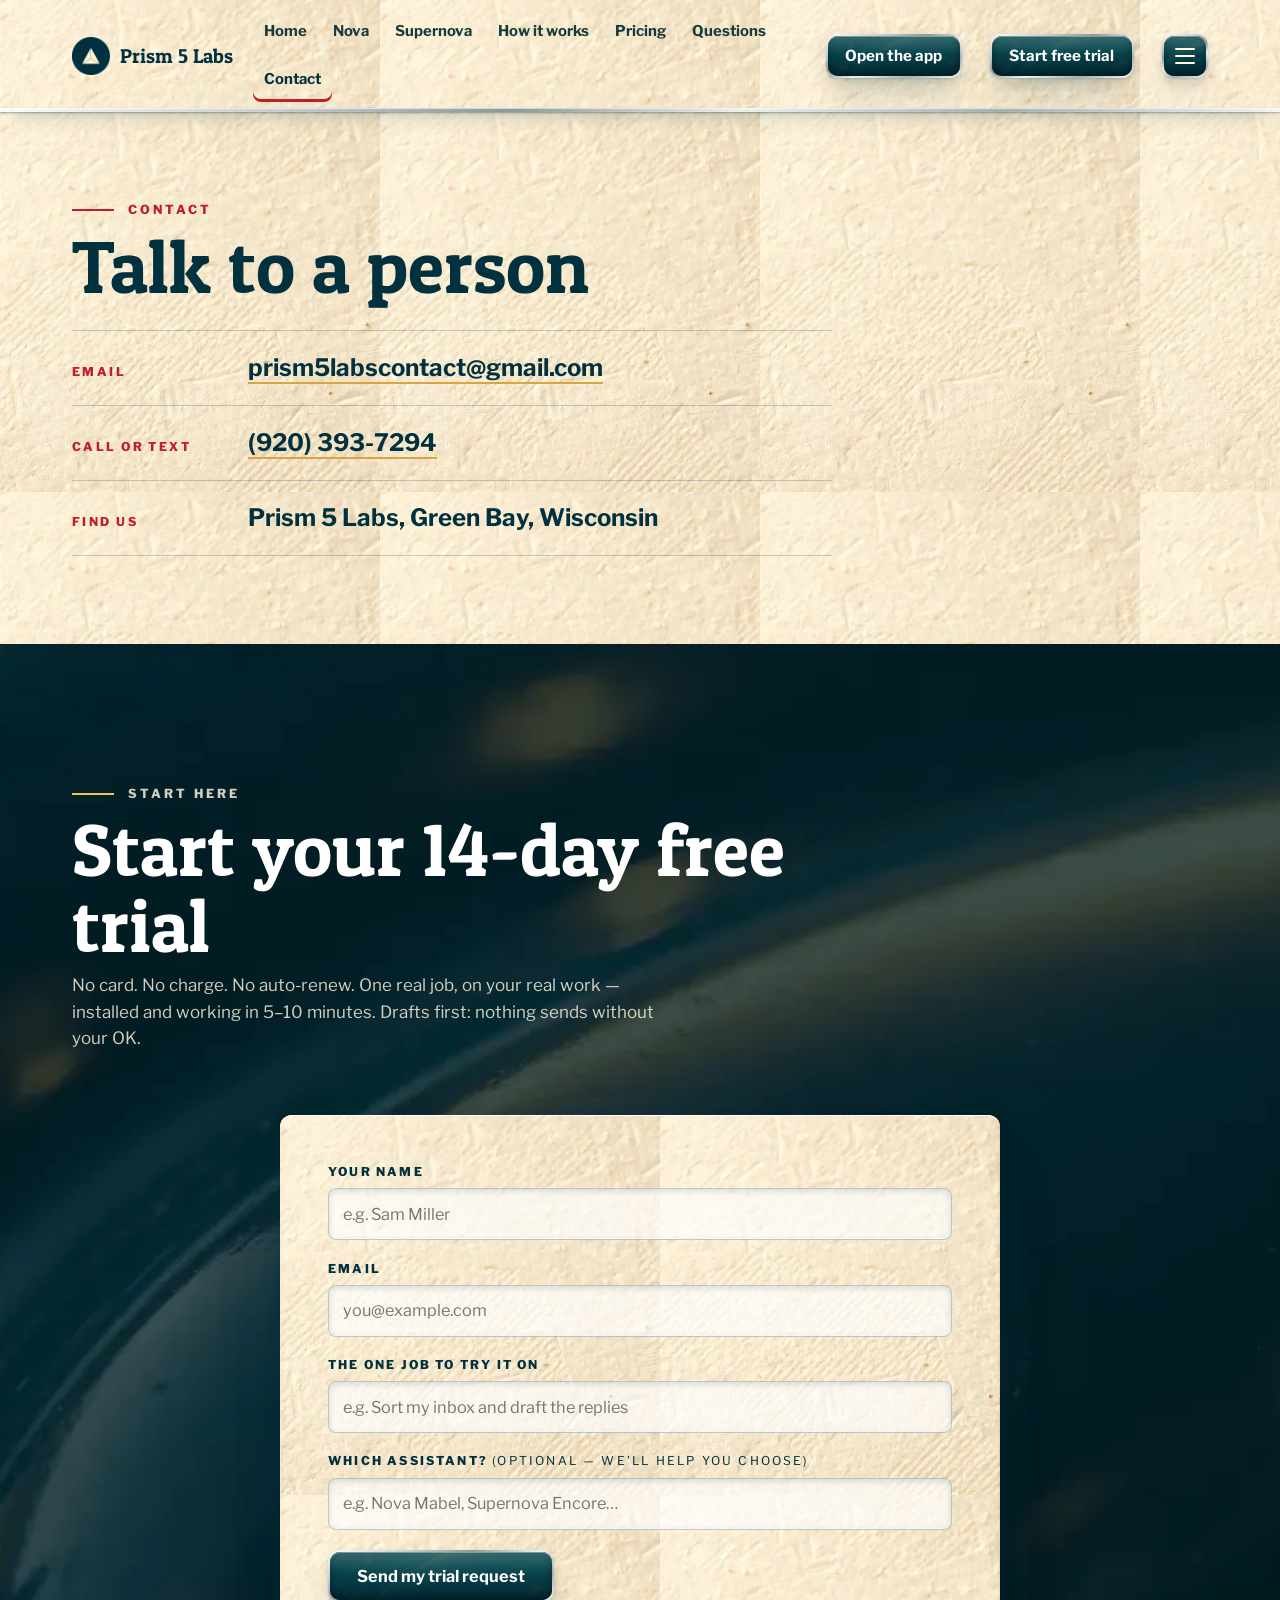
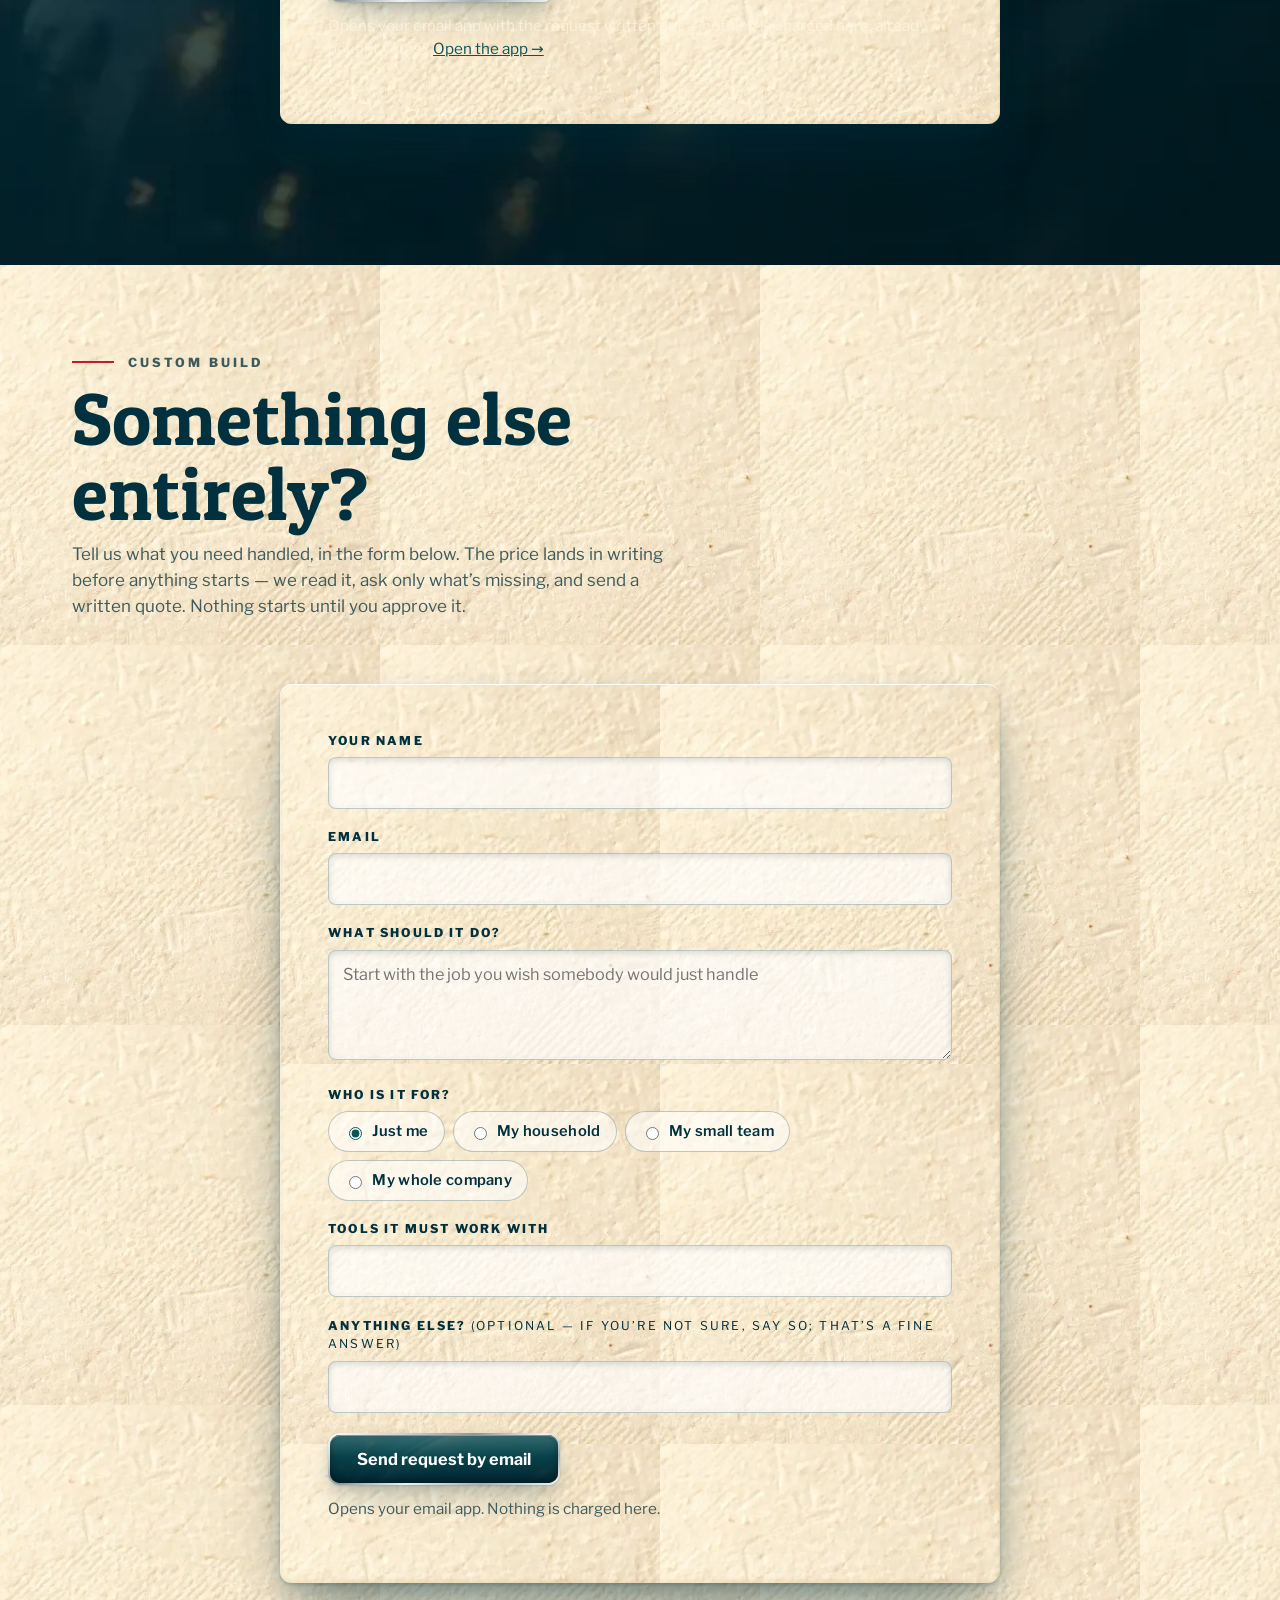
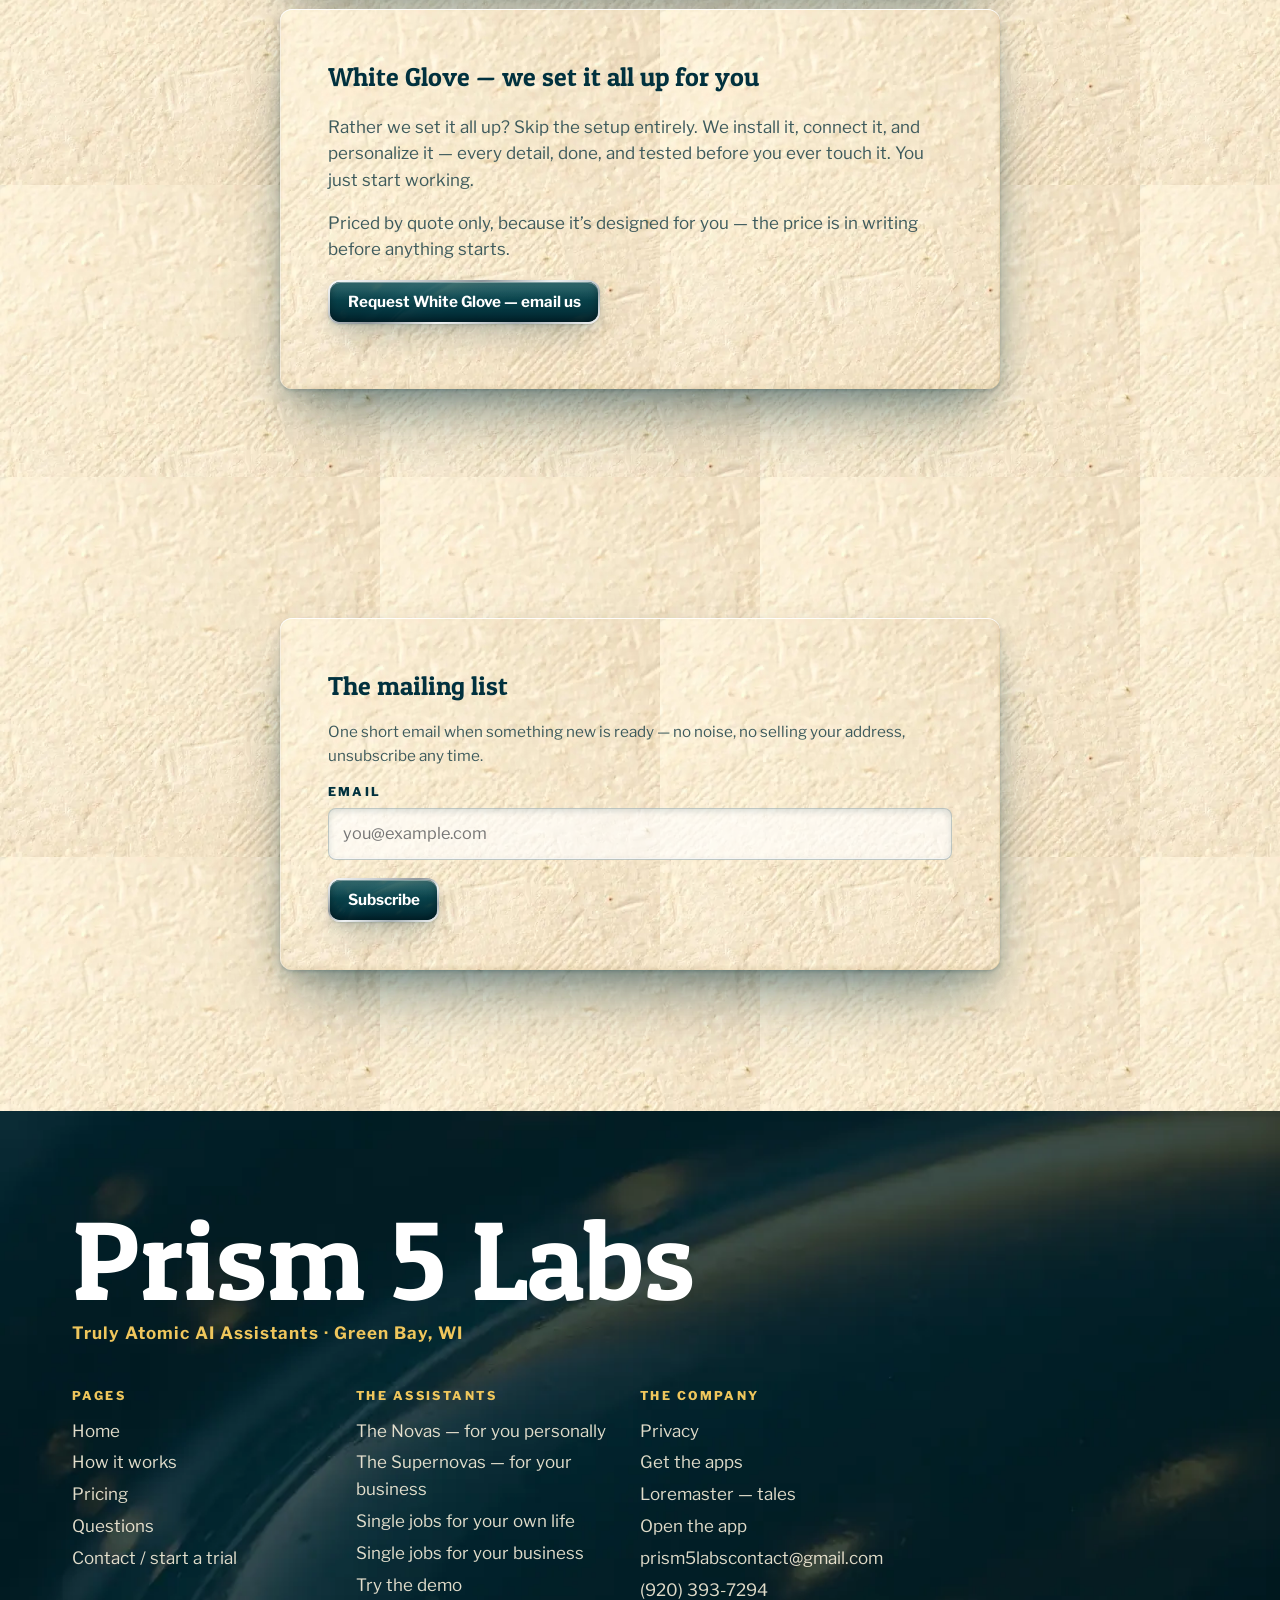
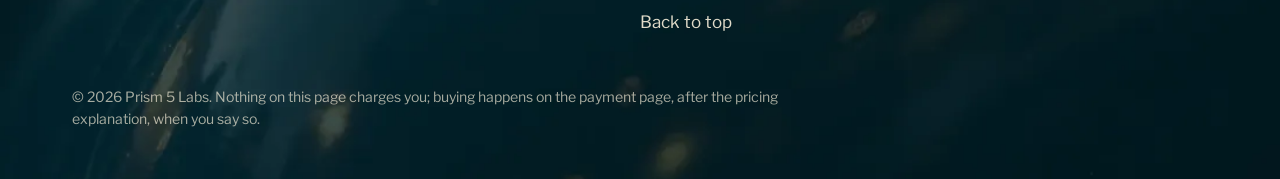
<file: contact.html>
<!DOCTYPE html>
<html lang="en">
<head>
<meta charset="UTF-8">
<meta name="viewport" content="width=device-width, initial-scale=1.0">
<title>Contact / start your free trial | Prism 5 Labs</title>
<meta name="description" content="Start your 14-day free trial of a Prism 5 Labs assistant, or talk to a person: prism5labscontact@gmail.com, (920) 393-7294, Green Bay, Wisconsin.">
<meta property="og:type" content="website" />
<meta property="og:title" content="Prism 5 Labs — Your own AI, built for you" />
<meta property="og:description" content="A personal assistant that does the work: inbox, calendar, messages, bookings, follow-ups and paperwork, handled in the background. Let us handle the noise so you can focus on what you want and need to do." />
<meta property="og:image" content="https://prism5labs.com/assets/img/og-supernova-poster.webp" />
<meta property="og:image:width" content="1094" />
<meta property="og:image:height" content="2234" />
<meta property="og:image:alt" content="Supernova poster — a teal prism bursting through red clouds under a starburst, Prism 5 Labs" />
<meta name="twitter:card" content="summary_large_image" />
<meta name="twitter:title" content="Prism 5 Labs — Your own AI, built for you" />
<meta name="twitter:description" content="A personal assistant that does the work: inbox, calendar, messages, bookings, follow-ups and paperwork, handled in the background." />
<meta name="twitter:image" content="https://prism5labs.com/assets/img/og-supernova-poster.webp" />
<meta name="thumbnail" content="https://prism5labs.com/assets/img/og-supernova-poster.webp" />
<link rel="icon" href="assets/favicon-192.png" sizes="192x192" type="image/png">
<link rel="icon" href="assets/favicon-512.png" sizes="512x512" type="image/png">
<link rel="apple-touch-icon" href="assets/apple-touch-icon.png">
<link rel="preconnect" href="https://fonts.googleapis.com">
<link rel="preconnect" href="https://fonts.gstatic.com" crossorigin>
<link href="https://fonts.googleapis.com/css2?family=Patua+One&family=Libre+Franklin:ital,wght@0,400;0,500;0,600;0,700;0,800;1,400&display=swap" rel="stylesheet">
<link rel="stylesheet" href="assets/site.css">
</head>
<body id="top">
<header class="site">
  <div class="wrap bar">
    <a class="brand" href="index.html"><img src="assets/prism-mark-160.png" alt="Prism 5 Labs card mark"><b>Prism 5 Labs</b></a>
    <nav class="main" aria-label="Pages"><a href="index.html">Home</a><a href="nova.html">Nova</a><a href="supernova.html">Supernova</a><a href="how.html">How it works</a><a href="pricing.html">Pricing</a><a href="faq.html">Questions</a><a href="contact.html" aria-current="page">Contact</a></nav>
    <a class="btn small app-open" href="https://app.prism5labs.com">Open the app</a>
    <a class="btn small trial-open" href="contact.html">Start free trial</a>
    <button class="burger drawer-open" type="button" aria-label="Open the menu" aria-expanded="false" aria-controls="siteDrawer"><span></span><span></span><span></span></button>
  </div>
</header>
<div class="scrim" id="siteScrim"></div>
<aside class="drawer" id="siteDrawer" aria-label="Site menu" aria-hidden="true">
  <div class="d-head">
    <img src="assets/prism-mark-160.png" alt="">
    <b>Menu</b>
    <button class="drawer-close" type="button" aria-label="Close the menu">&times;</button>
  </div>
  <nav class="d-nav" aria-label="Pages">
    <p class="d-group">Pages</p>
    <a href="index.html">Home</a>
    <a href="nova.html">Nova</a>
    <a href="supernova.html">Supernova</a>
    <a href="how.html">How it works</a>
    <a href="pricing.html">Pricing</a>
    <a href="faq.html">Questions</a>
    <a href="contact.html" aria-current="page">Contact</a>
    <a href="apps.html">Get the apps</a>
    <a href="demo.html">Demo</a>
    <a href="privacy.html">Privacy</a>
  </nav>
  <nav class="d-nav" aria-label="Apps">
    <p class="d-group">The apps — in your browser</p>
    <a href="https://app.prism5labs.com">Open the Prism app<span class="ext">web</span></a>
    <a href="https://nova.prism5labs.com">Nova<span class="ext">web app</span></a>
    <a href="https://supernova.prism5labs.com">Supernova<span class="ext">web app</span></a>
    <p class="d-group">Android — direct install</p>
    <a href="apks/nova.apk" download>Nova<span class="ext">.apk</span></a>
    <a href="apks/supernova.apk" download>Supernova<span class="ext">.apk</span></a>
    <a href="apks/prism.apk" download>Prism<span class="ext">.apk</span></a>
    <a href="apps.html">Get the apps — every way in →</a>
  </nav>
  <nav class="d-nav d-side" aria-label="Loremaster">
    <p class="d-group">Off to the side</p>
    <a href="https://loremaster-app-live.onrender.com">Loremaster — tales<span class="ext">web</span></a>
    <a href="apks/loremaster.apk" download>Loremaster for Android<span class="ext">.apk</span></a>
  </nav>
  <div class="d-foot">
    <a class="btn" href="contact.html">Start your 14-day free trial</a>
    <p class="note">No card. No charge. No auto-renew.</p>
  </div>
</aside>


<section class="chapter tight on-cream">
  <div class="wrap">
    <p class="kicker reveal">Contact</p>
    <h1 class="d2 reveal" style="margin:.6rem 0 1.6rem">Talk to a person</h1>
    <div class="directory reveal">
      <div class="d-row"><span class="k">Email</span><span class="v"><a href="mailto:prism5labscontact@gmail.com">prism5labscontact@gmail.com</a></span></div>
      <div class="d-row"><span class="k">Call or text</span><span class="v"><a href="tel:+19203937294">(920) 393-7294</a></span></div>
      <div class="d-row"><span class="k">Find us</span><span class="v">Prism 5 Labs, Green Bay, Wisconsin</span></div>
    </div>
  </div>
</section>

<section class="chapter on-teal on-dark">
  <div class="wrap">
    <div class="exhibit-head reveal">
      <p class="kicker">Start here</p>
      <h2 class="d2">Start your 14-day free trial</h2>
      <p>No card. No charge. No auto-renew. One real job, on your real work — installed and working in 5–10 minutes. Drafts first: nothing sends without your OK.</p>
    </div>
    <form class="panel" id="trialForm" style="color:var(--ink)">
      <label for="tName">Your name</label>
      <input type="text" id="tName" autocomplete="name" placeholder="e.g. Sam Miller">
      <label for="tEmail">Email</label>
      <input type="email" id="tEmail" autocomplete="email" placeholder="you@example.com">
      <label for="tJob">The one job to try it on</label>
      <input type="text" id="tJob" placeholder="e.g. Sort my inbox and draft the replies">
      <label for="tWho">Which assistant? <span style="font-weight:400">(optional — we'll help you choose)</span></label>
      <input type="text" id="tWho" placeholder="e.g. Nova Mabel, Supernova Encore…">
      <div style="margin-top:20px"><button class="btn" type="submit">Send my trial request</button></div>
      <p class="note" style="margin-top:12px">Opens your email app with the request written out — nothing is charged here; already bought yours? <a href="https://app.prism5labs.com">Open the app →</a></p>
      <p class="confirm" id="trialConfirm">Your trial request is ready in your email app, addressed to us.</p>
    </form>
  </div>
</section>

<section class="chapter tight on-cream">
  <div class="wrap">
    <div class="exhibit-head reveal">
      <p class="kicker">Custom build</p>
      <h2 class="d2">Something else entirely?</h2>
      <p>Tell us what you need handled, in the form below. The price lands in writing before anything starts — we read it, ask only what’s missing, and send a written quote. Nothing starts until you approve it.</p>
    </div>
    <form class="panel reveal" id="customForm" style="color:var(--ink)">
      <label for="cuName">Your name</label>
      <input type="text" id="cuName" autocomplete="name">
      <label for="cuEmail">Email</label>
      <input type="email" id="cuEmail" autocomplete="email">
      <label for="cuWhat">What should it do?</label>
      <textarea id="cuWhat" placeholder="Start with the job you wish somebody would just handle"></textarea>
      <label>Who is it for?</label>
      <div class="radio-row" role="radiogroup" aria-label="Who is it for">
        <label><input type="radio" name="cuWho" value="Just me" checked> Just me</label>
        <label><input type="radio" name="cuWho" value="My household"> My household</label>
        <label><input type="radio" name="cuWho" value="My small team"> My small team</label>
        <label><input type="radio" name="cuWho" value="My whole company"> My whole company</label>
      </div>
      <label for="cuTools">Tools it must work with</label>
      <input type="text" id="cuTools">
      <label for="cuMore">Anything else? <span style="font-weight:400">(optional — if you’re not sure, say so; that’s a fine answer)</span></label>
      <input type="text" id="cuMore">
      <div style="margin-top:20px"><button class="btn" type="submit">Send request by email</button></div>
      <p class="note" style="margin-top:12px">Opens your email app. Nothing is charged here.</p>
      <p class="confirm" id="customConfirm">Your custom-build request is ready in your email app, addressed to us.</p>
    </form>
    <div class="panel-card reveal" style="margin-top:26px">
      <h3>White Glove — we set it all up for you</h3>
      <p>Rather we set it all up? Skip the setup entirely. We install it, connect it, and personalize it — every detail, done, and tested before you ever touch it. You just start working.</p>
      <p>Priced by quote only, because it’s designed for you — the price is in writing before anything starts.</p>
      <p style="margin-top:16px"><a class="btn small" href="mailto:prism5labscontact@gmail.com?subject=White%20Glove%20—%20set%20it%20up%20for%20me">Request White Glove — email us</a></p>
    </div>
  </div>
</section>

<section class="chapter on-cream">
  <div class="wrap">
    <form class="panel" id="newsForm">
      <h3 style="margin-top:0">The mailing list</h3>
      <p class="note">One short email when something new is ready — no noise, no selling your address, unsubscribe any time.</p>
      <label for="newsEmail">Email</label>
      <input type="email" id="newsEmail" autocomplete="email" placeholder="you@example.com" required>
      <input type="text" id="newsWebsite" name="website" autocomplete="off" tabindex="-1" aria-hidden="true" style="position:absolute;left:-9999px;width:1px;height:1px;opacity:0" />
      <div style="margin-top:18px"><button class="btn small" type="submit">Subscribe</button></div>
      <p class="confirm" id="newsConfirm">You're on the list. Welcome aboard.</p>
    </form>
  </div>
</section>
<footer>
  <div class="wrap">
    <p class="wordmark">Prism 5 Labs</p>
    <p class="tagline">Truly Atomic AI Assistants · Green Bay, WI</p>
    <div class="sitemap">
      <div>
        <h4>Pages</h4>
        <ul>
          <li><a href="index.html">Home</a></li>
          <li><a href="how.html">How it works</a></li>
          <li><a href="pricing.html">Pricing</a></li>
          <li><a href="faq.html">Questions</a></li>
          <li><a href="contact.html">Contact / start a trial</a></li>
        </ul>
      </div>
      <div>
        <h4>The assistants</h4>
        <ul>
          <li><a href="nova.html">The Novas — for you personally</a></li>
          <li><a href="supernova.html">The Supernovas — for your business</a></li>
          <li><a href="nova.html#jobs">Single jobs for your own life</a></li>
          <li><a href="supernova.html#jobs">Single jobs for your business</a></li>
          <li><a href="/demo.html">Try the demo</a></li>
        </ul>
      </div>
      <div>
        <h4>The company</h4>
        <ul>
          <li><a href="/privacy">Privacy</a></li>
          <li><a href="apps.html">Get the apps</a></li>
          <li><a href="https://loremaster-app-live.onrender.com">Loremaster — tales</a></li>
          <li><a href="https://app.prism5labs.com">Open the app</a></li>
          <li><a href="mailto:prism5labscontact@gmail.com">prism5labscontact@gmail.com</a></li>
          <li><a href="tel:+19203937294">(920) 393-7294</a></li>
          <li><a href="#top">Back to top</a></li>
        </ul>
      </div>
    </div>
    <p class="legal">© 2026 Prism 5 Labs. Nothing on this page charges you; buying happens on the payment page, after the pricing explanation, when you say so.</p>
  </div>
</footer>

<div class="mobile-cta"><a class="btn" href="https://app.prism5labs.com">Open the app</a><button class="btn drawer-open" type="button" aria-expanded="false" aria-controls="siteDrawer">Menu</button></div>
<script src="assets/site.js"></script>
<script>
/* ---------- Trial form: one button, one action ---------- */
document.getElementById('trialForm').addEventListener('submit', function(e){
  e.preventDefault();
  var name = document.getElementById('tName').value.trim(),
      email = document.getElementById('tEmail').value.trim(),
      job = document.getElementById('tJob').value.trim(),
      who = document.getElementById('tWho').value.trim();
  var body = "Please start my 14-day free trial.\n\nName: " + (name || "(not given)") +
    "\nEmail: " + (email || "(not given)") + "\nThe one job to try it on: " + (job || "(not given)") +
    (who ? "\nAssistant I'd like: " + who : "") + "\n\nNo card given, nothing charged — as promised on the site.";
  window.location.href = "mailto:prism5labscontact@gmail.com?subject=" +
    encodeURIComponent("Free trial request — Prism 5 Labs") + "&body=" + encodeURIComponent(body);
  document.getElementById('trialConfirm').style.display = 'block';
});

/* ---------- Custom build: one button, one action ---------- */
document.getElementById('customForm').addEventListener('submit', function(e){
  e.preventDefault();
  var who = 'Just me';
  document.querySelectorAll('input[name="cuWho"]').forEach(function(r){ if (r.checked) who = r.value; });
  var body = "Please quote a custom build.\n\nName: " + (document.getElementById('cuName').value.trim() || "(not given)") +
    "\nEmail: " + (document.getElementById('cuEmail').value.trim() || "(not given)") +
    "\nWhat it should do: " + (document.getElementById('cuWhat').value.trim() || "(not given)") +
    "\nWho it is for: " + who +
    "\nTools it must work with: " + (document.getElementById('cuTools').value.trim() || "(not given)") +
    "\nAnything else: " + (document.getElementById('cuMore').value.trim() || "(nothing)") +
    "\n\nThe price lands in writing before anything starts — as promised on the site.";
  window.location.href = "mailto:prism5labscontact@gmail.com?subject=" +
    encodeURIComponent("Custom build request — Prism 5 Labs") + "&body=" + encodeURIComponent(body);
  document.getElementById('customConfirm').style.display = 'block';
});

/* ---------- Newsletter: the real endpoint ---------- */
document.getElementById('newsForm').addEventListener('submit', function(e){
  e.preventDefault();
  var em = document.getElementById('newsEmail').value.trim();
  var done = function(){ document.getElementById('newsConfirm').style.display = 'block'; };
  fetch("https://app.prism5labs.com/api/newsletter/subscribe", {
    method: "POST", headers: {"Content-Type": "application/json"},
    body: JSON.stringify({email: em, website: document.getElementById("newsWebsite").value})
  }).then(function(r){ if (r.ok) { done(); } else { throw new Error("bad"); } })
    .catch(function(){
      document.getElementById('newsConfirm').textContent =
        "That didn't go through — email us at prism5labscontact@gmail.com and we'll add you by hand.";
      document.getElementById('newsConfirm').style.display = 'block';
    });
});
</script>
</body>
</html>
</file>
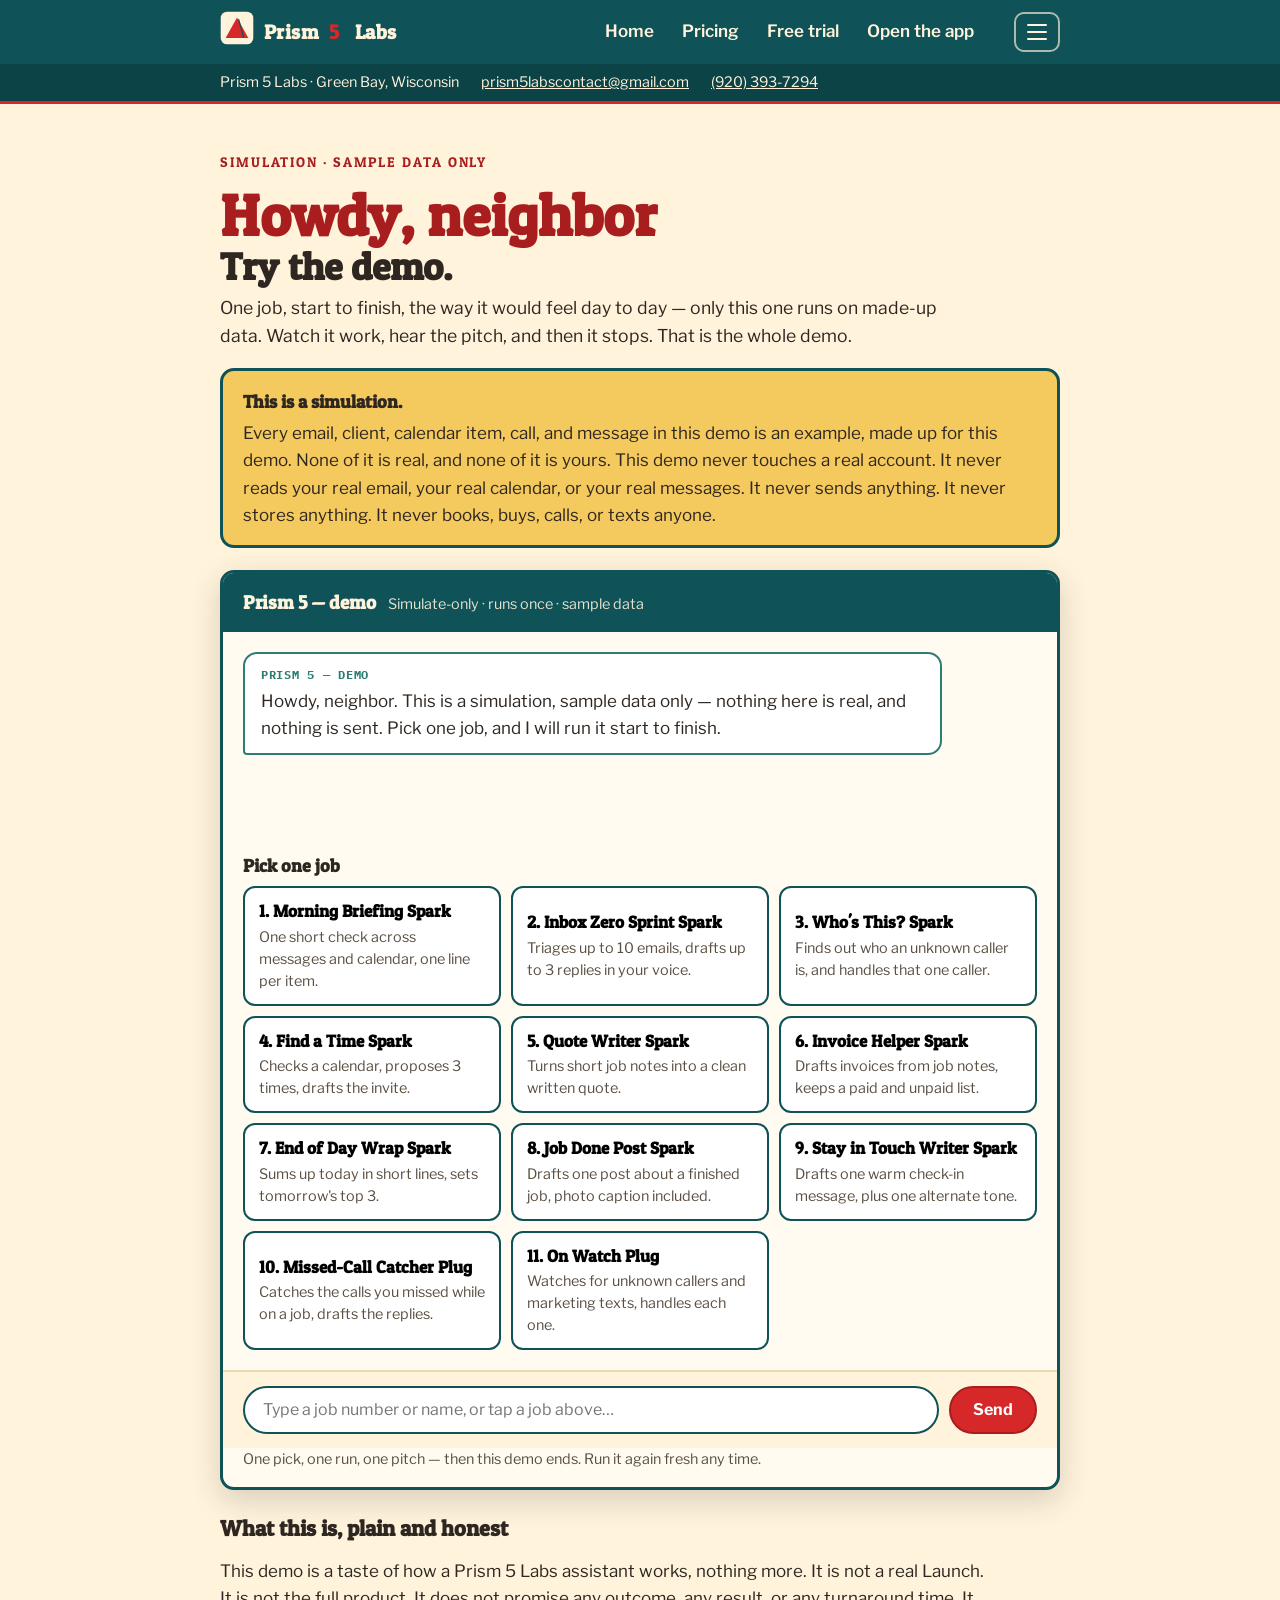
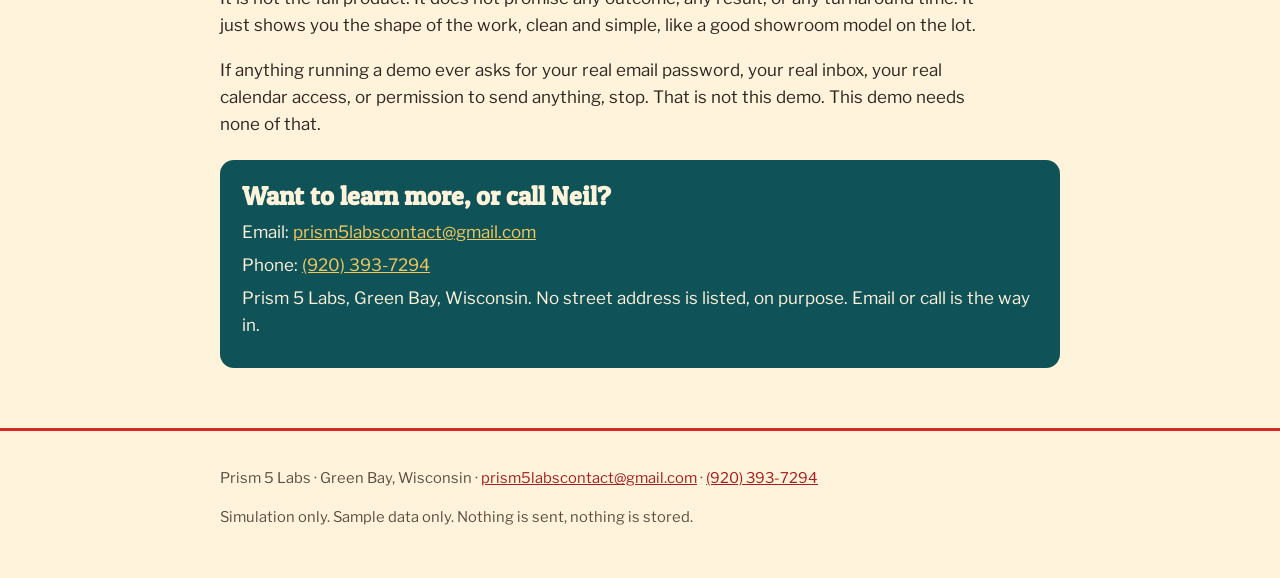
<file: demo.html>
<!doctype html>
<html lang="en">
<head>
<meta charset="utf-8" />
<meta name="viewport" content="width=device-width, initial-scale=1, viewport-fit=cover" />
<meta name="color-scheme" content="light" />
<title>Try the demo — Prism 5 Labs</title>
<meta name="description" content="A simulation of one Prism 5 Labs assistant job, start to finish, on sample data only. Nothing connects to a real account, nothing is sent. Pick one job, watch it run, hear the pitch." />
<meta property="og:type" content="website" />
<meta property="og:title" content="Try the demo — Prism 5 Labs" />
<meta property="og:description" content="One sample job, start to finish. Simulation only, sample data only, nothing is sent." />
<link rel="preconnect" href="https://fonts.googleapis.com" />
<link rel="preconnect" href="https://fonts.gstatic.com" crossorigin />
<link href="https://fonts.googleapis.com/css2?family=Patua+One&family=Libre+Franklin:ital,wght@0,400;0,500;0,600;0,700;0,800;1,400&family=IBM+Plex+Mono:wght@400;700&display=swap" rel="stylesheet" />
<style>
  :root{
    --red:#D62828;
    --red-dark:#A81E1E;
    --black:#0F5257;
    --charcoal:#2E2620;
    --warm-white:#FFF3DC;
    --paper:#FFFBF0;
    --warm-tint:#F7E8C8;
    --warm-line:#E9D9B4;
    --glow:#2E7D74;
    --butter:#F4C95D;
    --ink:var(--charcoal);
    --line:rgba(46,38,32,.22);
    --radius:14px;
    --font-head:"Patua One","Rockwell","Zilla Slab",Georgia,serif;
    --font-mono:"IBM Plex Mono",ui-monospace,Menlo,Consolas,monospace;
    --font-body:"Libre Franklin","Franklin Gothic Medium",Helvetica,Arial,sans-serif;
  }
  *{box-sizing:border-box}
  html{scroll-behavior:smooth;-webkit-text-size-adjust:100%;text-size-adjust:100%;overflow-x:clip}
  body{margin:0;background:var(--warm-white);color:var(--ink);font-family:var(--font-body);font-size:17px;line-height:1.6;-webkit-font-smoothing:antialiased}
  h1,h2,h3{font-family:var(--font-head);line-height:1.12;margin:0;font-weight:600}
  a{color:var(--red-dark)}
  button{font-family:inherit;cursor:pointer}
  input{font-family:inherit;font-size:1rem;color:var(--ink)}
  :focus-visible{outline:3px solid var(--red);outline-offset:2px}
  .wrap{max-width:880px;margin:0 auto;padding:0 20px}
  .script{font-family:var(--font-head);font-weight:600;font-size:1.5em;line-height:1}

  header.site{position:sticky;top:0;z-index:40;background:var(--black);border-bottom:3px solid var(--red)}
  .site-bar{display:flex;align-items:center;gap:18px;min-height:64px}
  .brand{font-family:var(--font-head);font-weight:600;font-size:1.25rem;color:var(--warm-white);text-decoration:none;letter-spacing:.02em;white-space:nowrap;display:inline-flex;align-items:center;gap:10px}
  .brand b{color:var(--red);font-weight:700}
  .site nav{margin-left:auto;display:flex;gap:4px}
  .site nav a{color:var(--warm-white);text-decoration:none;font-weight:600;padding:10px 12px;border-radius:8px}
  .site nav a:hover{background:rgba(255,243,220,.14)}
  .contact-strip{background:rgba(0,0,0,.18);color:var(--warm-white);font-size:.9rem}
  .contact-strip .wrap{display:flex;gap:22px;flex-wrap:wrap;padding-top:7px;padding-bottom:7px}
  .contact-strip a{color:var(--warm-white)}

  main{padding:34px 0 60px}
  .eyebrow{font-family:var(--font-head);letter-spacing:.14em;font-size:.85rem;color:var(--red-dark);text-transform:uppercase}
  h1{font-size:2.4rem;margin:8px 0 6px}
  .lede{font-size:1.1rem;max-width:60ch;margin:0 0 18px}

  .sim-banner{background:var(--butter);border:3px solid var(--black);border-radius:var(--radius);padding:16px 20px;margin:0 0 22px}
  .sim-banner strong{font-family:var(--font-head);font-size:1.15rem;display:block;margin-bottom:4px}
  .sim-banner p{margin:0}

  .demo-card{background:var(--paper);border:3px solid var(--black);border-radius:var(--radius);overflow:hidden;box-shadow:0 10px 30px rgba(46,38,32,.18);scroll-margin-top:14px}
  .demo-head{background:var(--black);color:var(--warm-white);padding:14px 20px;display:flex;align-items:baseline;gap:12px;flex-wrap:wrap}
  .demo-head strong{font-family:var(--font-head);font-size:1.2rem}
  .demo-head span{font-size:.9rem;opacity:.9}
  .log{padding:20px;display:flex;flex-direction:column;gap:12px;min-height:220px}
  .msg{max-width:88%;padding:12px 16px;border-radius:14px;line-height:1.55}
  .msg.prism{align-self:flex-start;background:#fff;border:2px solid var(--glow);border-bottom-left-radius:4px}
  .msg.prism .who{font-family:var(--font-mono);font-size:.75rem;font-weight:700;color:var(--glow);display:block;margin-bottom:4px;letter-spacing:.06em}
  .msg.user{align-self:flex-end;background:var(--warm-tint);border:2px solid var(--warm-line);border-bottom-right-radius:4px}
  .msg.user .who{font-family:var(--font-mono);font-size:.75rem;font-weight:700;color:var(--red-dark);display:block;margin-bottom:4px;letter-spacing:.06em}
  .msg.note{align-self:center;background:var(--warm-white);border:2px dashed var(--line);font-size:.92rem;color:#5b4f42;text-align:center}
  .msg.pitch{align-self:stretch;background:var(--black);color:var(--warm-white);border:2px solid var(--black)}
  .msg.pitch .who{font-family:var(--font-mono);font-size:.75rem;font-weight:700;color:var(--butter);display:block;margin-bottom:4px;letter-spacing:.06em}
  .msg.pitch a{color:var(--butter)}
  .msg.typing{align-self:flex-start;background:#fff;border:2px solid var(--glow);border-bottom-left-radius:4px;padding:12px 18px}
  .msg.typing i{display:inline-block;width:8px;height:8px;border-radius:50%;background:var(--glow);margin-right:5px;animation:blink 1s infinite}
  .msg.typing i:nth-child(2){animation-delay:.2s}
  .msg.typing i:nth-child(3){animation-delay:.4s}
  @keyframes blink{0%,100%{opacity:.25}50%{opacity:1}}
  .draft-tag{font-family:var(--font-mono);font-size:.72rem;font-weight:700;color:var(--red-dark);letter-spacing:.08em}

  .picks{padding:0 20px 20px}
  .picks h2{font-size:1.15rem;margin:4px 0 10px}
  .picks-grid{display:grid;grid-template-columns:repeat(auto-fill,minmax(240px,1fr));gap:10px}
  .pick{text-align:left;background:#fff;border:2px solid var(--black);border-radius:12px;padding:12px 14px;font-size:.98rem;line-height:1.4}
  .pick b{display:block;font-family:var(--font-head);font-size:1.05rem;margin-bottom:2px}
  .pick span{color:#5b4f42;font-size:.9rem}
  .pick:hover:not(:disabled){border-color:var(--red);box-shadow:0 4px 0 var(--red)}
  .pick:disabled{opacity:.45;cursor:default}
  .pick.picked{background:var(--warm-tint);border-color:var(--red)}

  .composer{display:flex;gap:10px;padding:14px 20px;border-top:2px solid var(--warm-line);background:var(--warm-white)}
  .composer input{flex:1;border:2px solid var(--black);border-radius:999px;padding:12px 18px;background:#fff}
  .composer input:disabled{opacity:.55}
  .btn{border:2px solid var(--black);border-radius:999px;padding:12px 22px;font-weight:700;font-size:1rem;min-height:48px;text-decoration:none;display:inline-flex;align-items:center;justify-content:center;gap:8px}
  .btn-primary{background:var(--red);border-color:var(--red-dark);color:#fff}
  .btn-primary:hover{background:var(--red-dark)}
  .btn-dark{background:var(--black);color:var(--warm-white)}
  .btn-ghost{background:transparent;color:var(--ink)}
  .composer-hint{padding:0 20px 16px;font-size:.9rem;color:#5b4f42;margin:0}

  .ended{display:none;padding:18px 20px;border-top:3px solid var(--red);background:var(--warm-tint)}
  .ended.show{display:block}
  .ended h2{font-size:1.25rem;margin-bottom:6px}
  .ended p{margin:0 0 14px}
  .ended .actions{display:flex;gap:10px;flex-wrap:wrap}

  .honest{margin-top:26px}
  .honest h2{font-size:1.4rem;margin-bottom:8px}
  .honest p{max-width:64ch}
  .contact-card{margin-top:22px;background:var(--black);color:var(--warm-white);border-radius:var(--radius);padding:22px}
  .contact-card h2{color:var(--warm-white);margin-bottom:8px}
  .contact-card a{color:var(--butter)}
  .contact-card p{margin:6px 0}

  footer.site-foot{border-top:3px solid var(--red);padding:22px 0 34px;font-size:.92rem;color:#5b4f42}
  footer.site-foot a{color:var(--red-dark)}
  @media (max-width:640px){
    h1{font-size:1.9rem}
    .site nav a{padding:10px 8px}
    .site nav a:not(:last-child){display:none}
    .msg{max-width:94%}
  }

  /* ---------- slide-out menu (standalone copy) ---------- */
  .mnav-open{flex:none;margin-left:10px;width:46px;height:40px;border-radius:10px;cursor:pointer;
    background:transparent;border:2px solid rgba(255,243,220,.65);
    display:inline-flex;flex-direction:column;align-items:center;justify-content:center;gap:5px}
  .mnav-open span{display:block;width:20px;height:2px;border-radius:1px;background:#FFF3DC}
  body.menu-locked{overflow:hidden}
  .scrim{position:fixed;inset:0;z-index:80;background:rgba(1,49,62,.52);
    opacity:0;visibility:hidden;transition:opacity .5s ease, visibility 0s linear .5s}
  .scrim.open{opacity:1;visibility:visible;transition:opacity .5s ease}
  .drawer{position:fixed;top:0;right:0;bottom:0;z-index:90;width:min(352px,88vw);
    background:#FFF6E0;box-shadow:-18px 0 44px -18px rgba(1,49,62,.55);
    transform:translateX(104%);visibility:hidden;
    transition:transform .55s ease, visibility 0s linear .55s;
    overflow-y:auto;overscroll-behavior:contain;
    font-family:"Libre Franklin",system-ui,sans-serif;color:#173A3C}
  .drawer.open{transform:none;visibility:visible;transition:transform .55s ease}
  .drawer::before{content:"";position:absolute;top:0;bottom:0;left:0;width:4px;
    background:linear-gradient(160deg,#fdfdfd,#8f979c 40%,#eef1f2 58%,#a7b0b5)}
  .drawer .d-head{display:flex;align-items:center;gap:10px;padding:16px 20px 14px;border-bottom:1px solid rgba(1,49,62,.22)}
  .drawer .d-head img{width:34px;height:34px}
  .drawer .d-head b{font-family:"Patua One",serif;font-weight:400;font-size:1.25rem;color:#01313E}
  .drawer-close{margin-left:auto;width:44px;height:44px;border-radius:50%;cursor:pointer;flex:none;
    border:1px solid rgba(1,49,62,.22);background:rgba(255,255,255,.55);color:#01313E;
    font-size:1.45rem;line-height:1;display:flex;align-items:center;justify-content:center}
  .d-nav{padding:14px 12px 4px}
  .d-group{font-size:.72rem;font-weight:800;letter-spacing:.22em;text-transform:uppercase;color:#BE1E2D;margin:10px 10px 6px}
  .d-nav a{display:flex;align-items:center;min-height:48px;padding:.45rem 10px;border-radius:8px;
    color:#173A3C;text-decoration:none;font-weight:700;font-size:1.02rem}
  .d-nav a:hover{background:rgba(15,82,87,.08);color:#01313E}
  .d-nav a[aria-current="page"]{color:#01313E;box-shadow:inset 3px 0 0 #BE1E2D}
  .d-nav a .ext{margin-left:auto;font-size:.8rem;color:#3D5A5C;font-weight:600}
  .d-nav.d-side{border-top:1px solid rgba(1,49,62,.22);margin-top:14px;padding-top:16px}
  .drawer .d-foot{padding:18px 20px 30px;border-top:1px solid rgba(1,49,62,.22);margin-top:14px}
  .drawer .d-foot a{display:flex;align-items:center;justify-content:center;min-height:52px;border-radius:12px;
    background:#01313E;color:#FFF6E0;text-decoration:none;font-weight:700;padding:.8rem 1.2rem;text-align:center}
  .drawer .d-foot .note{margin-top:10px;text-align:center;font-size:.95rem;color:#3D5A5C}
  @media (prefers-reduced-motion: reduce){ .drawer,.scrim{transition:none} }
</style>
</head>
<body>

<header class="site">
  <div class="wrap site-bar">
    <a class="brand" href="/" aria-label="Prism 5 Labs — home">
      <span aria-hidden="true"><svg width="34" height="34" viewBox="0 0 48 48"><rect x="1" y="1" width="46" height="46" rx="9" fill="#FFF3DC"/><path d="M24 9 L40 38 H8 Z" fill="#D62828"/><path d="M26.2 11.5 L33.5 38" stroke="#0F5257" stroke-width="1.8"/></svg></span>
      Prism <b>5</b>&nbsp;Labs
    </a>
    <nav aria-label="Pages">
      <a href="/">Home</a>
      <a href="pricing.html">Pricing</a>
      <a href="contact.html">Free trial</a>
      <a href="https://app.prism5labs.com">Open the app</a>
    </nav>
    <button class="mnav-open drawer-open" type="button" aria-label="Open the menu" aria-expanded="false" aria-controls="siteDrawer"><span></span><span></span><span></span></button>
  </div>
  <div class="contact-strip"><div class="wrap">
    <span>Prism 5 Labs · Green Bay, Wisconsin</span>
    <a href="mailto:prism5labscontact@gmail.com">prism5labscontact@gmail.com</a>
    <a href="tel:+19203937294">(920) 393-7294</a>
  </div></div>
</header>
<div class="scrim" id="siteScrim"></div>
<aside class="drawer" id="siteDrawer" aria-label="Site menu" aria-hidden="true">
  <div class="d-head">
    <img src="assets/prism-mark-160.png" alt="">
    <b>Menu</b>
    <button class="drawer-close" type="button" aria-label="Close the menu">&times;</button>
  </div>
  <nav class="d-nav" aria-label="Pages">
    <p class="d-group">Pages</p>
    <a href="index.html">Home</a>
    <a href="nova.html">Nova</a>
    <a href="supernova.html">Supernova</a>
    <a href="how.html">How it works</a>
    <a href="pricing.html">Pricing</a>
    <a href="faq.html">Questions</a>
    <a href="contact.html">Contact</a>
    <a href="apps.html">Get the apps</a>
    <a href="demo.html" aria-current="page">Demo</a>
    <a href="privacy.html">Privacy</a>
  </nav>
  <nav class="d-nav" aria-label="Apps">
    <p class="d-group">The apps — in your browser</p>
    <a href="https://app.prism5labs.com">Open the Prism app<span class="ext">web</span></a>
    <a href="https://nova.prism5labs.com">Nova<span class="ext">web app</span></a>
    <a href="https://supernova.prism5labs.com">Supernova<span class="ext">web app</span></a>
    <p class="d-group">Android — direct install</p>
    <a href="apks/nova.apk" download>Nova<span class="ext">.apk</span></a>
    <a href="apks/supernova.apk" download>Supernova<span class="ext">.apk</span></a>
    <a href="apks/prism.apk" download>Prism<span class="ext">.apk</span></a>
    <a href="apps.html">Get the apps — every way in →</a>
  </nav>
  <nav class="d-nav d-side" aria-label="Loremaster">
    <p class="d-group">Off to the side</p>
    <a href="https://loremaster-app-live.onrender.com">Loremaster — tales<span class="ext">web</span></a>
    <a href="apks/loremaster.apk" download>Loremaster for Android<span class="ext">.apk</span></a>
  </nav>
  <div class="d-foot">
    <a href="contact.html">Start your 14-day free trial</a>
    <p class="note">No card. No charge. No auto-renew.</p>
  </div>
</aside>


<main>
  <div class="wrap">
    <p class="eyebrow">Simulation · Sample data only</p>
    <h1><span class="script" style="color:var(--red-dark);display:block">Howdy, neighbor</span>Try the demo.</h1>
    <p class="lede">One job, start to finish, the way it would feel day to day — only this one runs on made-up data. Watch it work, hear the pitch, and then it stops. That is the whole demo.</p>

    <div class="sim-banner" role="note">
      <strong>This is a simulation.</strong>
      <p>Every email, client, calendar item, call, and message in this demo is an example, made up for this demo. None of it is real, and none of it is yours. This demo never touches a real account. It never reads your real email, your real calendar, or your real messages. It never sends anything. It never stores anything. It never books, buys, calls, or texts anyone.</p>
    </div>

    <div class="demo-card" id="demoCard">
      <div class="demo-head">
        <strong>Prism 5 — demo</strong>
        <span>Simulate-only · runs once · sample data</span>
      </div>
      <div class="log" id="log" aria-live="polite"></div>
      <div class="picks" id="picks">
        <h2>Pick one job</h2>
        <div class="picks-grid" id="picksGrid"></div>
      </div>
      <form class="composer" id="composer">
        <input id="composerInput" type="text" autocomplete="off" placeholder="Type a job number or name, or tap a job above…" aria-label="Reply to the demo" />
        <button class="btn btn-primary" type="submit">Send</button>
      </form>
      <p class="composer-hint">One pick, one run, one pitch — then this demo ends. Run it again fresh any time.</p>
      <div class="ended" id="ended">
        <h2>This demo has ended.</h2>
        <p>It ran once, gave the pitch, and uninstalled itself in this page. It does no more jobs and answers no more work questions. The page itself is fine — run it again fresh, or share it with the next guest.</p>
        <div class="actions">
          <button class="btn btn-primary" id="againBtn" type="button">Run it again fresh</button>
          <button class="btn btn-dark" id="shareBtn" type="button">Share this demo</button>
        </div>
      </div>
    </div>

    <div class="honest">
      <h2>What this is, plain and honest</h2>
      <p>This demo is a taste of how a Prism 5 Labs assistant works, nothing more. It is not a real Launch. It is not the full product. It does not promise any outcome, any result, or any turnaround time. It just shows you the shape of the work, clean and simple, like a good showroom model on the lot.</p>
      <p>If anything running a demo ever asks for your real email password, your real inbox, your real calendar access, or permission to send anything, stop. That is not this demo. This demo needs none of that.</p>
    </div>

    <div class="contact-card">
      <h2>Want to learn more, or call Neil?</h2>
      <p>Email: <a href="mailto:prism5labscontact@gmail.com">prism5labscontact@gmail.com</a></p>
      <p>Phone: <a href="tel:+19203937294">(920) 393-7294</a></p>
      <p>Prism 5 Labs, Green Bay, Wisconsin. No street address is listed, on purpose. Email or call is the way in.</p>
    </div>
  </div>
</main>

<footer class="site-foot">
  <div class="wrap">
    <p>Prism 5 Labs · Green Bay, Wisconsin · <a href="mailto:prism5labscontact@gmail.com">prism5labscontact@gmail.com</a> · <a href="tel:+19203937294">(920) 393-7294</a></p>
    <p>Simulation only. Sample data only. Nothing is sent, nothing is stored.</p>
  </div>
</footer>

<noscript><p style="padding:20px;text-align:center">This demo needs JavaScript to play. The demo script itself is a text file — email us and we will send it to you.</p></noscript>

<script>
(function(){
  "use strict";
  var SHUTDOWN_LINE = "This demo has ended and uninstalled itself. To learn more, email prism5labscontact@gmail.com.";
  var log = document.getElementById("log");
  var picksGrid = document.getElementById("picksGrid");
  var picksBox = document.getElementById("picks");
  var composer = document.getElementById("composer");
  var input = document.getElementById("composerInput");
  var endedBox = document.getElementById("ended");
  var state = { picked: null, ended: false, playing: false };

  var JOBS = [
    { id: 1, name: "Morning Briefing Spark", desc: "One short check across messages and calendar, one line per item.",
      script: [
        "Morning briefing — sample data only. Here is what is new for Sam Carter, Carter Home Repair.",
        "9:00 AM — job site visit at Dana Miller's home.",
        "1:00 PM — supply run.",
        "4:30 PM — call back Pat Johnson.",
        "Pat Johnson asks if Tuesday still works.",
        "Robin Lee sent a photo of a finished porch.",
        "One invoice receipt, one quote request from Casey Brooks.",
        "More on 1, More on 2, More on 3 — say the word and I will show detail from the sample data."
      ] },
    { id: 2, name: "Inbox Zero Sprint Spark", desc: "Triages up to 10 emails, drafts up to 3 replies in your voice.",
      script: [
        "Five sample emails, sorted. One line each:",
        "Casey Brooks — Quote please — ACT NOW",
        "Pat Johnson — Invoice question — REPLY",
        "Dana Miller — Tuesday — FILE",
        "Supply store — Weekend sale — IGNORE",
        "Newsletter — Monthly tips — IGNORE",
        "DRAFT — to Casey Brooks: \u201CHi Casey, happy to price the bathroom tile repair. I will send a written quote by tomorrow. — Sam\u201D",
        "DRAFT — to Pat Johnson: \u201CHi Pat, the second line on the invoice is the disposal fee. Happy to walk through it on the call. — Sam\u201D",
        "DRAFT — to Dana Miller: \u201CHi Dana, Tuesday at 9:00 AM is confirmed. See you then. — Sam\u201D",
        "Three drafts waiting for your OK. Nothing sent."
      ] },
    { id: 3, name: "Who's This? Spark", desc: "Finds out who an unknown caller is, and handles that one caller.",
      script: [
        "Sample text, not a real caller: \u201CHello, is this Carter Home Repair? This is Alex from a sample supply company, calling about a delivery.\u201D Number shown: 555-0100.",
        "DRAFT — Greeter reply: \u201CHi, this is Carter Home Repair. Who am I speaking with, and what is this about?\u201D",
        "Alex replied: a delivery question. Status list — ASKED, WAITING, OPTED OUT. This caller: WAITING.",
        "I stop here and wait for the owner's word."
      ] },
    { id: 4, name: "Find a Time Spark", desc: "Checks a calendar, proposes 3 times, drafts the invite.",
      script: [
        "Sample calendar only. Dana Miller, 30 minutes, kitchen repair.",
        "Three open times: Monday 2:00 PM. Tuesday 10:00 AM. Thursday 11:00 AM.",
        "DRAFT — invite: Kitchen repair walk-through, Dana Miller, pick a time above. 30 minutes. Agenda: look at the sink, agree the fix.",
        "Booked nothing, sent nothing."
      ] },
    { id: 5, name: "Quote Writer Spark", desc: "Turns short job notes into a clean written quote.",
      script: [
        "DRAFT — quote for Dana Miller: fix kitchen sink leak, replace two shutoff valves. Parts $45. Labor 2 hours at $75 an hour. Total $195. Price holds 14 days.",
        "DRAFT — quote for Pat Johnson: patch drywall in hallway, paint one coat. Total $240. Price holds 14 days.",
        "QUOTED, SENT, WAITING — both WAITING.",
        "Two quotes waiting for your OK."
      ] },
    { id: 6, name: "Invoice Helper Spark", desc: "Drafts invoices from job notes, keeps a paid and unpaid list.",
      script: [
        "DRAFT — invoice, Dana Miller: sink repair finished, $195, unpaid. Pay Sam Carter.",
        "DRAFT — invoice, Robin Lee: porch step repair finished, $320, paid.",
        "DRAFT — invoice, Pat Johnson: drywall patch finished, $240, unpaid. Pay Sam Carter.",
        "PAID, UNPAID — Robin Lee $320 paid. Dana Miller $195 unpaid. Pat Johnson $240 unpaid.",
        "DRAFT — follow-up to Dana Miller: \u201CHi Dana, just a friendly note — the sink repair invoice for $195 is still open. No rush, pay when it suits. — Sam\u201D",
        "Three drafts waiting for your OK. Nothing sent."
      ] },
    { id: 7, name: "End of Day Wrap Spark", desc: "Sums up today in short lines, sets tomorrow's top 3.",
      script: [
        "Today, done: finished Dana Miller's sink repair. Sent Pat Johnson's quote. Picked up supplies. Robin Lee paid in full.",
        "Tomorrow's top 3: 9:00 AM — Dana Miller follow-up. 11:00 AM — Casey Brooks quote visit. 2:00 PM — supply return.",
        "DRAFT — thank you to Robin Lee: \u201CHi Robin, thanks for the quick payment — and for the porch photo. The steps look good. — Sam\u201D",
        "Thirty seconds, start to finish."
      ] },
    { id: 8, name: "Job Done Post Spark", desc: "Drafts one post about a finished job, photo caption included.",
      script: [
        "DRAFT — post: \u201CKitchen sink repair for Dana Miller in Green Bay. Two old shutoff valves would not budge. Same-day fix, sink dry and working. — Carter Home Repair\u201D",
        "Photo caption: sample before-and-after photo. No real photo is used in this demo.",
        "Post nothing, send nothing. The draft is yours to keep or change."
      ] },
    { id: 9, name: "Stay in Touch Writer Spark", desc: "Drafts one warm check-in message, plus one alternate tone.",
      script: [
        "DRAFT — to Robin Lee: \u201CHi Robin, spring is a good time to check those porch steps before summer. All holding up well on your end? — Sam\u201D",
        "DRAFT — warmer version: \u201CHi Robin, thinking of you as spring rolls in — how are the porch steps treating you? Give a shout if anything needs a look. — Sam\u201D",
        "Send nothing. Both drafts are yours."
      ] },
    { id: 10, name: "Missed-Call Catcher Plug", desc: "Catches the calls you missed while on a job, drafts the replies.",
      script: [
        "Three sample missed calls, logged: Casey Brooks, 10:15 AM — wants a quote for a bathroom repair. Dana Miller, 11:40 AM — asks if the sink is still dry today. Unknown number 555-0101, 1:05 PM — no message left.",
        "DRAFT — to Casey Brooks: \u201CHi Casey, saw your call — happy to quote the bathroom repair. When suits for a look? — Sam\u201D",
        "DRAFT — to Dana Miller: \u201CHi Dana, sink is holding. Shout if anything changes. — Sam\u201D",
        "DRAFT — to 555-0101: \u201CHi, this is Carter Home Repair. You called earlier — what can I do for you? — Sam\u201D",
        "Three callers still waiting. The full Plug watches on its own — this demo only shows the work on sample data."
      ] },
    { id: 11, name: "On Watch Plug", desc: "Watches for unknown callers and marketing texts, handles each one.",
      script: [
        "Three sample items: unknown 555-0102 — marketing text about extended warranties. Unknown 555-0103 — \u201Cis this Sam,\u201D from a sample name, Alex. Pat Johnson — normal message, not unknown, so On Watch leaves it for the owner.",
        "DRAFT — Greeter to 555-0102: \u201CHi, this is Carter Home Repair. Who am I speaking with, and what is this about?\u201D",
        "DRAFT — Greeter to 555-0103: \u201CHi, this is Carter Home Repair. Who am I speaking with, and what is this about?\u201D",
        "Handled in this simulation: two. Waiting on the owner's word: two. The full Plug watches all day on its own."
      ] }
  ];

  var PITCH = [
    "That is the demo, neighbor. One job, sample data, start to finish, just like it would feel day to day, only the real version works on your real work, with your word in charge.",
    "Did you enjoy this? Would you like to learn more, or call Neil?",
    "To learn more, or to get set up, reach out here: Email prism5labscontact@gmail.com — Phone (920) 393-7294 — Prism 5 Labs, Green Bay, Wisconsin. No street address is listed, on purpose. Email or call is the way in."
  ];

  function el(tag, cls, text){
    var n = document.createElement(tag);
    if(cls) n.className = cls;
    if(text != null) n.textContent = text;
    return n;
  }
  function scrollDown(){
    log.scrollTop = log.scrollHeight;
    // The log grows downward as the demo plays, and the job picks sit
    // below it: on a phone the action ran up the page, out of sight,
    // while the visitor stayed where they tapped (reported Nov 21,
    // 2026). Keep the newest line on the screen — nearest, so a line
    // already in view never makes the page jump.
    var last = log.lastElementChild;
    if(last && last.scrollIntoView) last.scrollIntoView({ behavior: "smooth", block: "nearest" });
  }
  function wait(ms){ return new Promise(function(res){ setTimeout(res, ms); }); }

  function addMsg(who, text, kind){
    var m = el("div", "msg " + (kind || who));
    var w = el("span", "who", who === "prism" ? "PRISM 5 — DEMO" : who === "user" ? "YOU" : "");
    if(who !== "note") m.appendChild(w);
    // Keep DRAFT labels visible as a tag at the start of the line.
    if(text.indexOf("DRAFT — ") === 0){
      var tag = el("span", "draft-tag", "DRAFT  ");
      m.appendChild(tag);
      m.appendChild(document.createTextNode(text.slice(8)));
    } else {
      m.appendChild(document.createTextNode(text));
    }
    log.appendChild(m);
    scrollDown();
    return m;
  }
  function addPitch(text){
    var m = el("div", "msg pitch");
    var w = el("span", "who", "PRISM 5 — FINAL PITCH");
    m.appendChild(w);
    var email = "prism5labscontact@gmail.com";
    if(text.indexOf(email) !== -1){
      var parts = text.split(email);
      m.appendChild(document.createTextNode(parts[0]));
      var a = el("a", null, email);
      a.href = "mailto:" + email;
      m.appendChild(a);
      m.appendChild(document.createTextNode(parts[1]));
    } else {
      m.appendChild(document.createTextNode(text));
    }
    log.appendChild(m);
    scrollDown();
    return m;
  }
  function typing(){
    var t = el("div", "msg typing");
    t.innerHTML = "<i></i><i></i><i></i>";
    log.appendChild(t);
    scrollDown();
    return t;
  }
  async function say(who, text){
    var t = typing();
    await wait(650);
    t.remove();
    addMsg(who, text);
    await wait(420);
  }
  async function sayPitch(text){
    var t = typing();
    await wait(650);
    t.remove();
    addPitch(text);
    await wait(420);
  }

  function buildPicks(){
    JOBS.forEach(function(job){
      var b = el("button", "pick", null);
      b.type = "button";
      b.dataset.job = job.id;
      var name = el("b", null, job.id + ". " + job.name);
      var desc = el("span", null, job.desc);
      b.appendChild(name);
      b.appendChild(desc);
      b.addEventListener("click", function(){ runJob(job, b); });
      picksGrid.appendChild(b);
    });
  }

  function disablePicks(pickedBtn){
    var btns = picksGrid.querySelectorAll(".pick");
    btns.forEach(function(b){ b.disabled = true; if(b === pickedBtn) b.classList.add("picked"); });
  }

  async function runJob(job, btn){
    if(state.playing || state.ended) return;
    state.playing = true;
    state.picked = job;
    disablePicks(btn);
    // Bring the stage into view before the curtain goes up: the picks
    // are below the log, so without this the run starts off-screen.
    var card = document.getElementById("demoCard");
    if(card && card.scrollIntoView) card.scrollIntoView({ behavior: "smooth", block: "start" });
    addMsg("user", job.id + ". " + job.name);
    await wait(300);
    for(var i = 0; i < job.script.length; i++){
      await say("prism", job.script[i]);
    }
    for(var j = 0; j < PITCH.length; j++){
      await sayPitch(PITCH[j]);
    }
    shutdown();
    state.playing = false;
  }

  function shutdown(){
    state.ended = true;
    addMsg("note", "This demo has ended and uninstalled itself in this page. It does no more jobs and answers no more work questions.");
    endedBox.classList.add("show");
    input.placeholder = "This demo has ended. Run it again fresh to play once more.";
    input.focus();
    scrollDown();
  }

  function matchJob(text){
    var t = text.trim().toLowerCase();
    if(!t) return null;
    var n = parseInt(t, 10);
    if(!isNaN(n)){
      for(var i = 0; i < JOBS.length; i++) if(JOBS[i].id === n) return JOBS[i];
    }
    for(var j = 0; j < JOBS.length; j++){
      var name = JOBS[j].name.toLowerCase().replace(" spark", "").replace(" plug", "");
      if(t.indexOf(name) !== -1 || name.indexOf(t) !== -1) return JOBS[j];
    }
    return null;
  }

  composer.addEventListener("submit", function(e){
    e.preventDefault();
    var text = input.value.trim();
    if(!text) return;
    input.value = "";
    if(state.ended){
      addMsg("user", text);
      addMsg("prism", SHUTDOWN_LINE);
      return;
    }
    if(state.playing) return;
    var job = matchJob(text);
    if(job){
      var btn = picksGrid.querySelector('[data-job="' + job.id + '"]');
      runJob(job, btn);
    } else {
      addMsg("user", text);
      addMsg("prism", "Pick one of the jobs above — tap a button, or type its number.");
    }
  });

  document.getElementById("againBtn").addEventListener("click", function(){ location.reload(); });
  document.getElementById("shareBtn").addEventListener("click", function(){
    var btn = document.getElementById("shareBtn");
    var url = location.href;
    function done(){ btn.textContent = "Link copied"; setTimeout(function(){ btn.textContent = "Share this demo"; }, 2500); }
    if(navigator.clipboard && navigator.clipboard.writeText){
      navigator.clipboard.writeText(url).then(done, function(){ fallbackCopy(url); done(); });
    } else {
      fallbackCopy(url); done();
    }
    function fallbackCopy(u){
      var ta = document.createElement("textarea");
      ta.value = u; document.body.appendChild(ta); ta.select();
      try { document.execCommand("copy"); } catch(e) {}
      document.body.removeChild(ta);
    }
  });

  // Greeting on load.
  buildPicks();
  addMsg("prism", "Howdy, neighbor. This is a simulation, sample data only — nothing here is real, and nothing is sent. Pick one job, and I will run it start to finish.");
})();
</script>

<script>
/* ---------- Slide-out menu (standalone copy) ---------- */
(function(){
  var drawer = document.getElementById('siteDrawer');
  var scrim = document.getElementById('siteScrim');
  if (!drawer || !scrim) return;
  var openers = document.querySelectorAll('.drawer-open');
  var closer = drawer.querySelector('.drawer-close');
  var lastFocus = null;
  function setExpanded(v){ openers.forEach(function(b){ b.setAttribute('aria-expanded', v ? 'true' : 'false'); }); }
  function open(){
    lastFocus = document.activeElement;
    drawer.classList.add('open'); scrim.classList.add('open');
    drawer.setAttribute('aria-hidden', 'false');
    document.body.classList.add('menu-locked'); setExpanded(true);
    if (closer) closer.focus();
  }
  function close(){
    drawer.classList.remove('open'); scrim.classList.remove('open');
    drawer.setAttribute('aria-hidden', 'true');
    document.body.classList.remove('menu-locked'); setExpanded(false);
    if (lastFocus && lastFocus.focus) lastFocus.focus();
  }
  openers.forEach(function(b){ b.addEventListener('click', open); });
  if (closer) closer.addEventListener('click', close);
  scrim.addEventListener('click', close);
  drawer.querySelectorAll('a').forEach(function(a){ a.addEventListener('click', close); });
  document.addEventListener('keydown', function(e){
    if ((e.key === 'Escape' || e.key === 'Esc') && drawer.classList.contains('open')) close();
  });
})();
</script>
</body>
</html>
</file>
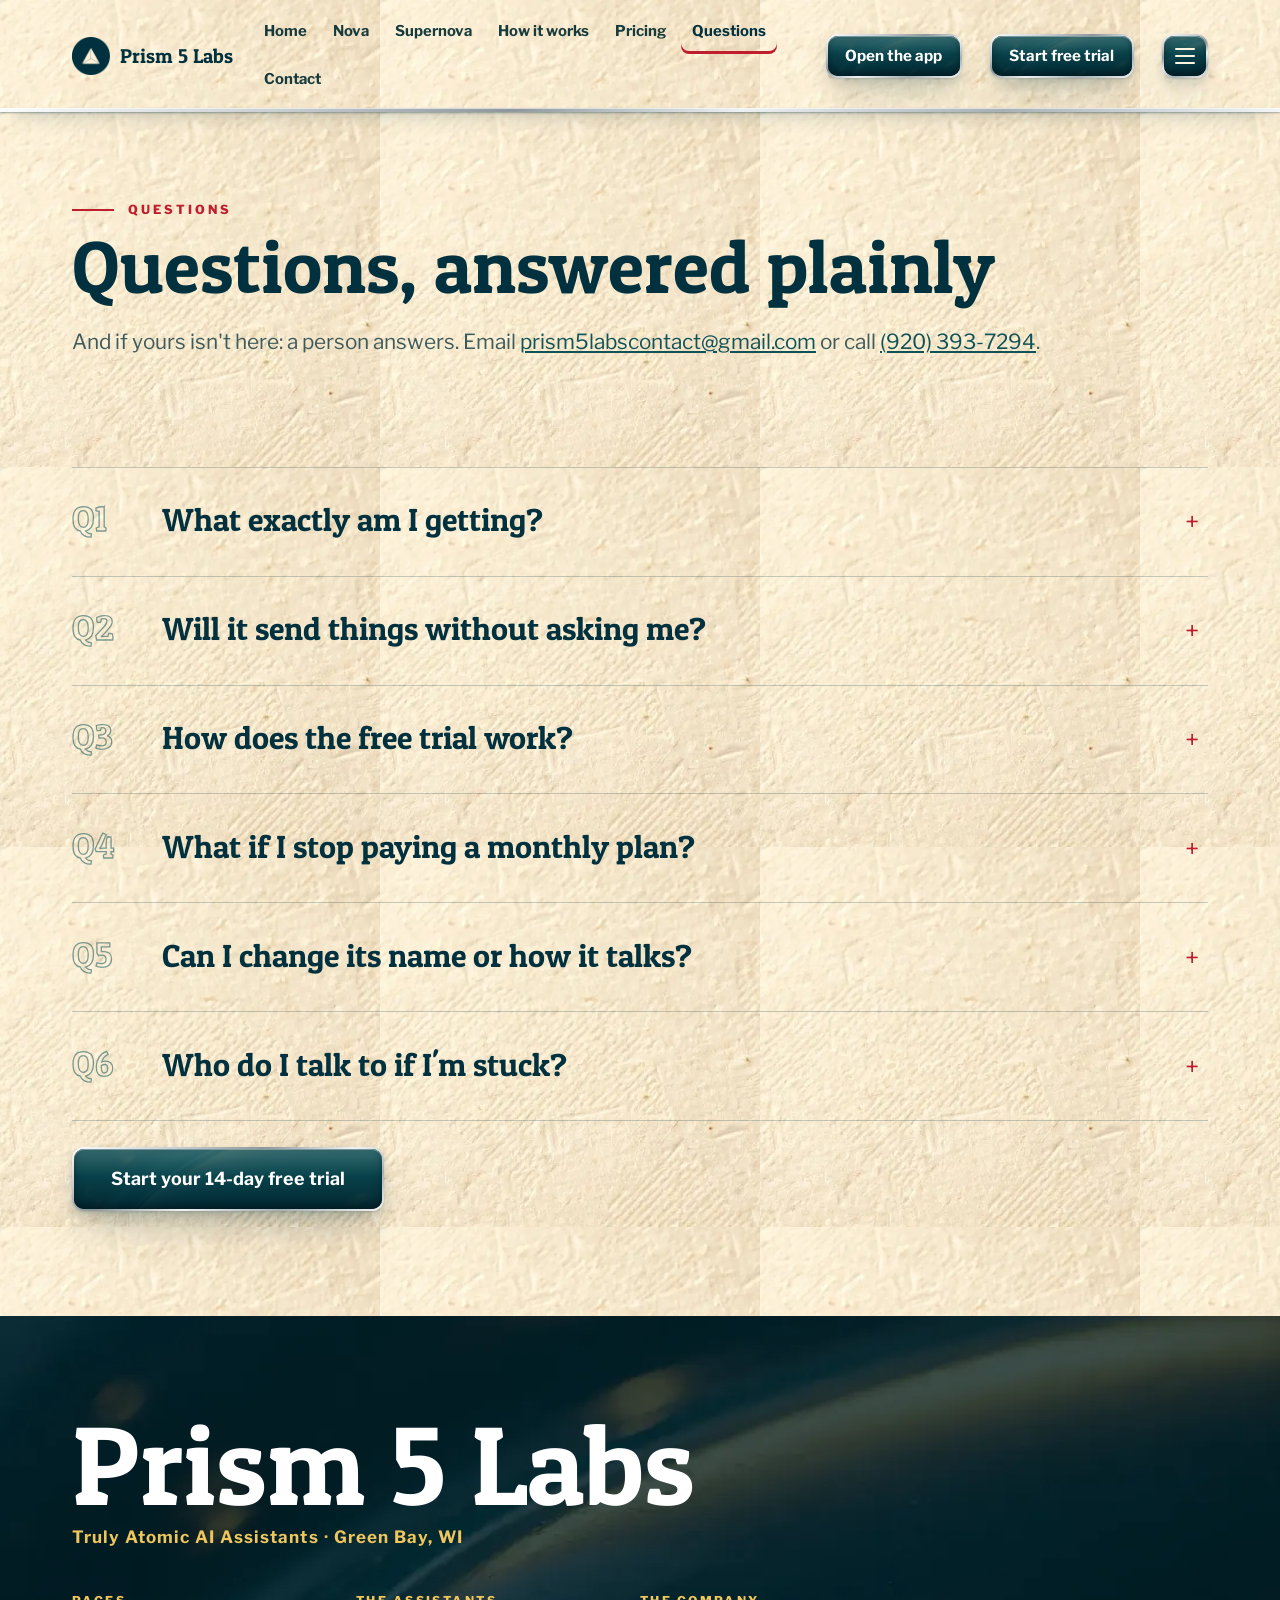
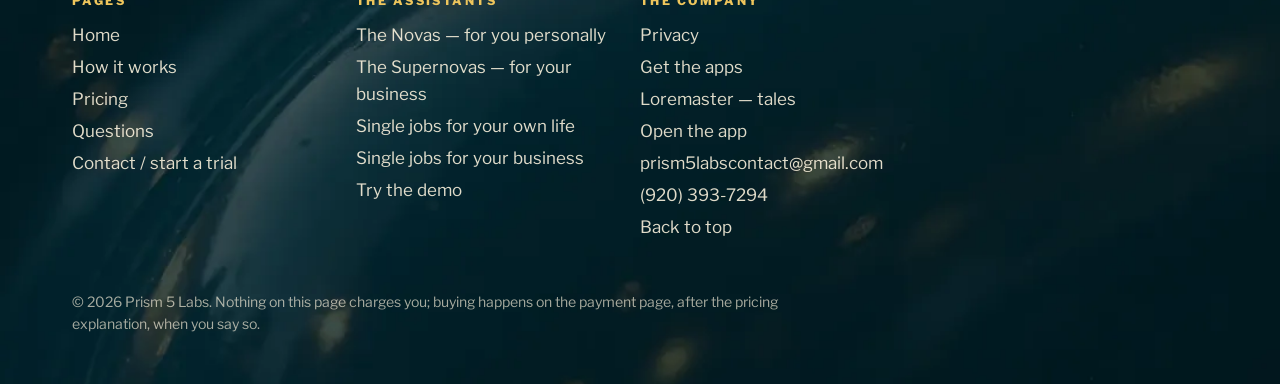
<file: faq.html>
<!DOCTYPE html>
<html lang="en">
<head>
<meta charset="UTF-8">
<meta name="viewport" content="width=device-width, initial-scale=1.0">
<title>Questions, answered plainly | Prism 5 Labs</title>
<meta name="description" content="Questions about Prism 5 Labs, answered plainly: what you get, the free trial, pausing a plan, changing a name or voice, and who to talk to.">
<meta property="og:type" content="website" />
<meta property="og:title" content="Prism 5 Labs — Your own AI, built for you" />
<meta property="og:description" content="A personal assistant that does the work: inbox, calendar, messages, bookings, follow-ups and paperwork, handled in the background. Let us handle the noise so you can focus on what you want and need to do." />
<meta property="og:image" content="https://prism5labs.com/assets/img/og-supernova-poster.webp" />
<meta property="og:image:width" content="1094" />
<meta property="og:image:height" content="2234" />
<meta property="og:image:alt" content="Supernova poster — a teal prism bursting through red clouds under a starburst, Prism 5 Labs" />
<meta name="twitter:card" content="summary_large_image" />
<meta name="twitter:title" content="Prism 5 Labs — Your own AI, built for you" />
<meta name="twitter:description" content="A personal assistant that does the work: inbox, calendar, messages, bookings, follow-ups and paperwork, handled in the background." />
<meta name="twitter:image" content="https://prism5labs.com/assets/img/og-supernova-poster.webp" />
<meta name="thumbnail" content="https://prism5labs.com/assets/img/og-supernova-poster.webp" />
<link rel="icon" href="assets/favicon-192.png" sizes="192x192" type="image/png">
<link rel="icon" href="assets/favicon-512.png" sizes="512x512" type="image/png">
<link rel="apple-touch-icon" href="assets/apple-touch-icon.png">
<link rel="preconnect" href="https://fonts.googleapis.com">
<link rel="preconnect" href="https://fonts.gstatic.com" crossorigin>
<link href="https://fonts.googleapis.com/css2?family=Patua+One&family=Libre+Franklin:ital,wght@0,400;0,500;0,600;0,700;0,800;1,400&display=swap" rel="stylesheet">
<link rel="stylesheet" href="assets/site.css">
</head>
<body id="top">
<header class="site">
  <div class="wrap bar">
    <a class="brand" href="index.html"><img src="assets/prism-mark-160.png" alt="Prism 5 Labs card mark"><b>Prism 5 Labs</b></a>
    <nav class="main" aria-label="Pages"><a href="index.html">Home</a><a href="nova.html">Nova</a><a href="supernova.html">Supernova</a><a href="how.html">How it works</a><a href="pricing.html">Pricing</a><a href="faq.html" aria-current="page">Questions</a><a href="contact.html">Contact</a></nav>
    <a class="btn small app-open" href="https://app.prism5labs.com">Open the app</a>
    <a class="btn small trial-open" href="contact.html">Start free trial</a>
    <button class="burger drawer-open" type="button" aria-label="Open the menu" aria-expanded="false" aria-controls="siteDrawer"><span></span><span></span><span></span></button>
  </div>
</header>
<div class="scrim" id="siteScrim"></div>
<aside class="drawer" id="siteDrawer" aria-label="Site menu" aria-hidden="true">
  <div class="d-head">
    <img src="assets/prism-mark-160.png" alt="">
    <b>Menu</b>
    <button class="drawer-close" type="button" aria-label="Close the menu">&times;</button>
  </div>
  <nav class="d-nav" aria-label="Pages">
    <p class="d-group">Pages</p>
    <a href="index.html">Home</a>
    <a href="nova.html">Nova</a>
    <a href="supernova.html">Supernova</a>
    <a href="how.html">How it works</a>
    <a href="pricing.html">Pricing</a>
    <a href="faq.html" aria-current="page">Questions</a>
    <a href="contact.html">Contact</a>
    <a href="apps.html">Get the apps</a>
    <a href="demo.html">Demo</a>
    <a href="privacy.html">Privacy</a>
  </nav>
  <nav class="d-nav" aria-label="Apps">
    <p class="d-group">The apps — in your browser</p>
    <a href="https://app.prism5labs.com">Open the Prism app<span class="ext">web</span></a>
    <a href="https://nova.prism5labs.com">Nova<span class="ext">web app</span></a>
    <a href="https://supernova.prism5labs.com">Supernova<span class="ext">web app</span></a>
    <p class="d-group">Android — direct install</p>
    <a href="apks/nova.apk" download>Nova<span class="ext">.apk</span></a>
    <a href="apks/supernova.apk" download>Supernova<span class="ext">.apk</span></a>
    <a href="apks/prism.apk" download>Prism<span class="ext">.apk</span></a>
    <a href="apps.html">Get the apps — every way in →</a>
  </nav>
  <nav class="d-nav d-side" aria-label="Loremaster">
    <p class="d-group">Off to the side</p>
    <a href="https://loremaster-app-live.onrender.com">Loremaster — tales<span class="ext">web</span></a>
    <a href="apks/loremaster.apk" download>Loremaster for Android<span class="ext">.apk</span></a>
  </nav>
  <div class="d-foot">
    <a class="btn" href="contact.html">Start your 14-day free trial</a>
    <p class="note">No card. No charge. No auto-renew.</p>
  </div>
</aside>


<section class="chapter tight on-cream">
  <div class="wrap">
    <p class="kicker reveal">Questions</p>
    <h1 class="d2 reveal" style="margin:.6rem 0 .7rem">Questions, answered plainly</h1>
    <p class="lede reveal">And if yours isn't here: a person answers. Email <a href="mailto:prism5labscontact@gmail.com">prism5labscontact@gmail.com</a> or call <a href="tel:+19203937294">(920) 393-7294</a>.</p>
  </div>
</section>

<section class="chapter tight on-cream" style="padding-top:0">
  <div class="wrap">
    <div class="transcript"><details class="qa reveal"><summary><span class="qno">Q1</span><span class="q">What exactly am I getting?</span><span class="plus">+</span></summary><p class="a">An AI assistant of your own — a named person on your phone or computer who does real jobs: sorting messages, keeping your calendar, drafting replies, chasing paperwork. You talk to it like a person; it works like staff.</p></details>
<details class="qa reveal"><summary><span class="qno">Q2</span><span class="q">Will it send things without asking me?</span><span class="plus">+</span></summary><p class="a">No — everything it writes is a draft until you say go, with no exceptions and no way to switch that off.</p></details>
<details class="qa reveal"><summary><span class="qno">Q3</span><span class="q">How does the free trial work?</span><span class="plus">+</span></summary><p class="a">Fourteen days, one real job, on your real work — no card, no charge, no auto-renew, and a reminder on day 11.</p></details>
<details class="qa reveal"><summary><span class="qno">Q4</span><span class="q">What if I stop paying a monthly plan?</span><span class="plus">+</span></summary><p class="a">The living service pauses until you start again — nothing is deleted, nobody chases you, and outright buyers are never paused.</p></details>
<details class="qa reveal"><summary><span class="qno">Q5</span><span class="q">Can I change its name or how it talks?</span><span class="plus">+</span></summary><p class="a">Any time — name, voice, rules, duties: tell it or tell us, and the change stays changed.</p></details>
<details class="qa reveal"><summary><span class="qno">Q6</span><span class="q">Who do I talk to if I'm stuck?</span><span class="plus">+</span></summary><p class="a">A person. Email <a href="mailto:prism5labscontact@gmail.com">prism5labscontact@gmail.com</a> or call <a href="tel:+19203937294">(920) 393-7294</a> — no question is a silly question, and we'd rather explain than have you guess.</p></details>
</div>
    <p class="reveal" style="margin-top:26px"><a class="btn big" href="contact.html">Start your 14-day free trial</a></p>
  </div>
</section>
<footer>
  <div class="wrap">
    <p class="wordmark">Prism 5 Labs</p>
    <p class="tagline">Truly Atomic AI Assistants · Green Bay, WI</p>
    <div class="sitemap">
      <div>
        <h4>Pages</h4>
        <ul>
          <li><a href="index.html">Home</a></li>
          <li><a href="how.html">How it works</a></li>
          <li><a href="pricing.html">Pricing</a></li>
          <li><a href="faq.html">Questions</a></li>
          <li><a href="contact.html">Contact / start a trial</a></li>
        </ul>
      </div>
      <div>
        <h4>The assistants</h4>
        <ul>
          <li><a href="nova.html">The Novas — for you personally</a></li>
          <li><a href="supernova.html">The Supernovas — for your business</a></li>
          <li><a href="nova.html#jobs">Single jobs for your own life</a></li>
          <li><a href="supernova.html#jobs">Single jobs for your business</a></li>
          <li><a href="/demo.html">Try the demo</a></li>
        </ul>
      </div>
      <div>
        <h4>The company</h4>
        <ul>
          <li><a href="/privacy">Privacy</a></li>
          <li><a href="apps.html">Get the apps</a></li>
          <li><a href="https://loremaster-app-live.onrender.com">Loremaster — tales</a></li>
          <li><a href="https://app.prism5labs.com">Open the app</a></li>
          <li><a href="mailto:prism5labscontact@gmail.com">prism5labscontact@gmail.com</a></li>
          <li><a href="tel:+19203937294">(920) 393-7294</a></li>
          <li><a href="#top">Back to top</a></li>
        </ul>
      </div>
    </div>
    <p class="legal">© 2026 Prism 5 Labs. Nothing on this page charges you; buying happens on the payment page, after the pricing explanation, when you say so.</p>
  </div>
</footer>

<div class="mobile-cta"><a class="btn" href="https://app.prism5labs.com">Open the app</a><button class="btn drawer-open" type="button" aria-expanded="false" aria-controls="siteDrawer">Menu</button></div>
<script src="assets/site.js"></script>

</body>
</html>
</file>
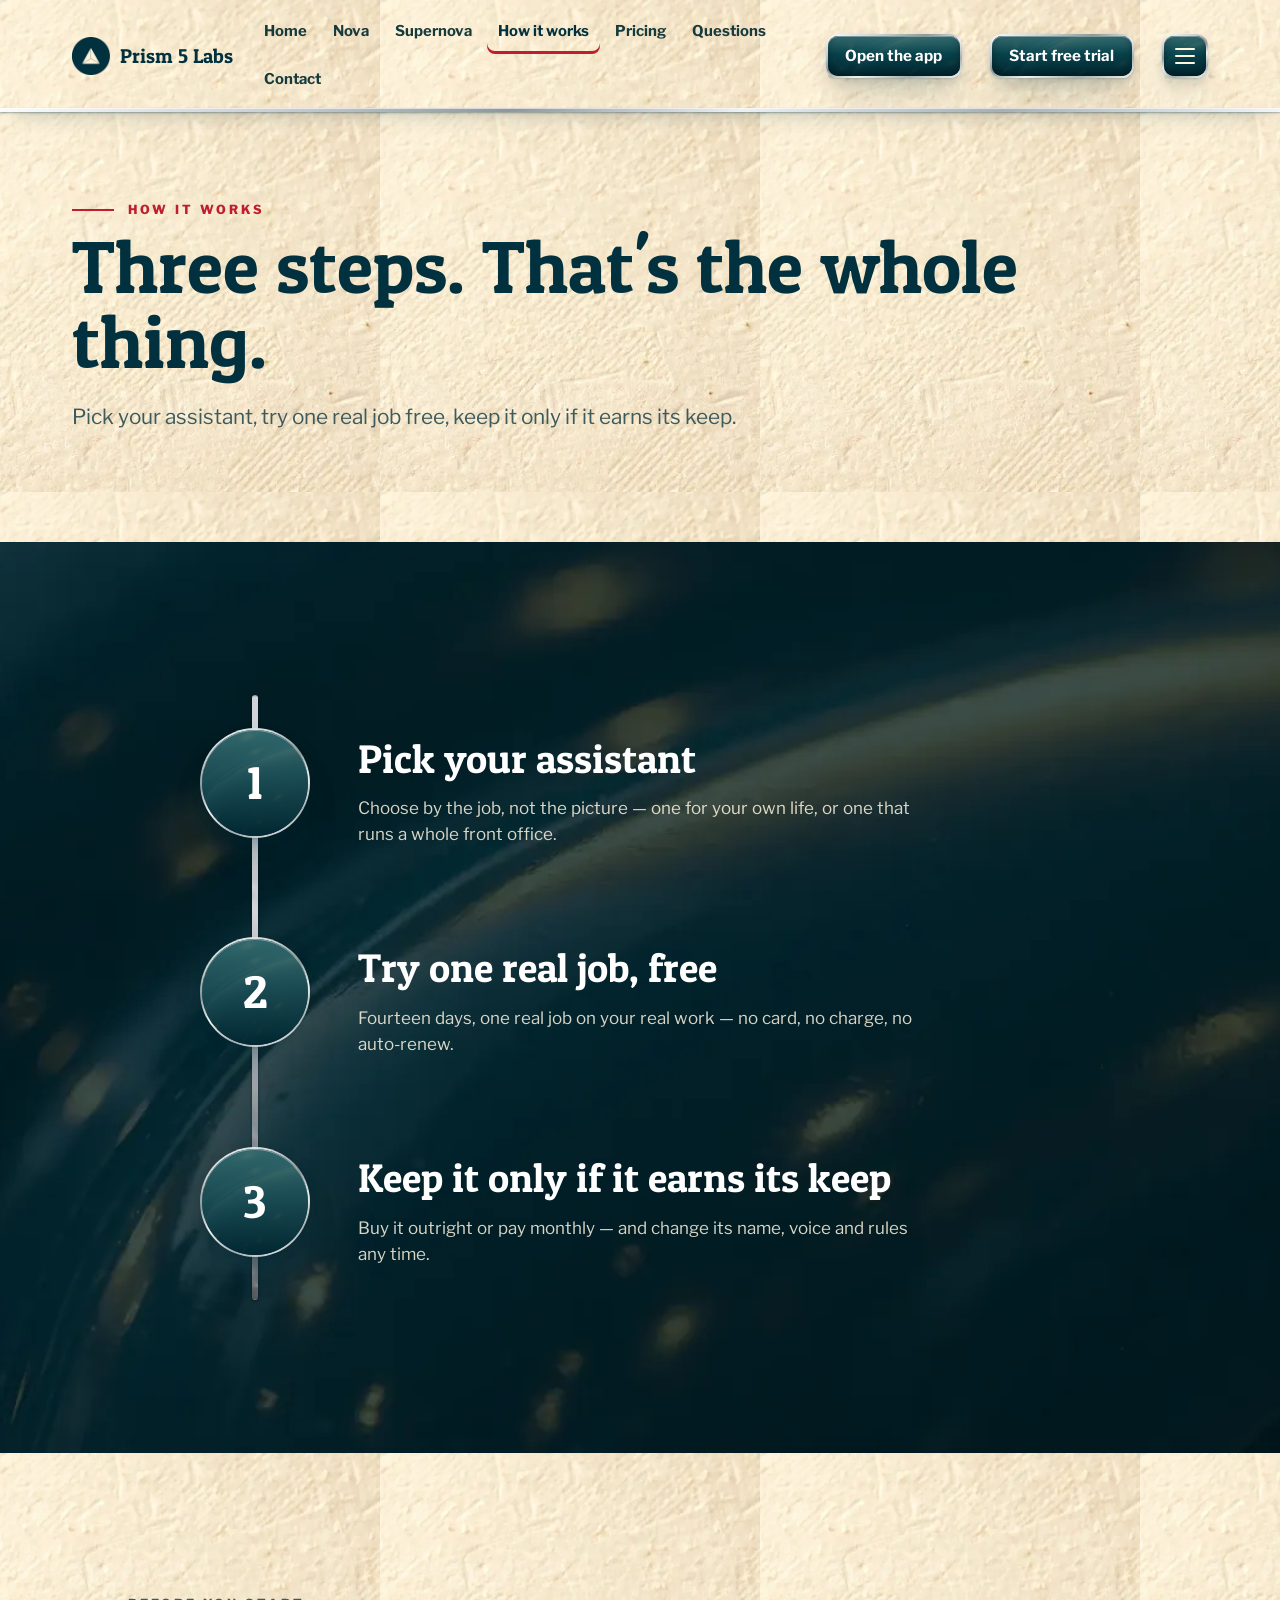
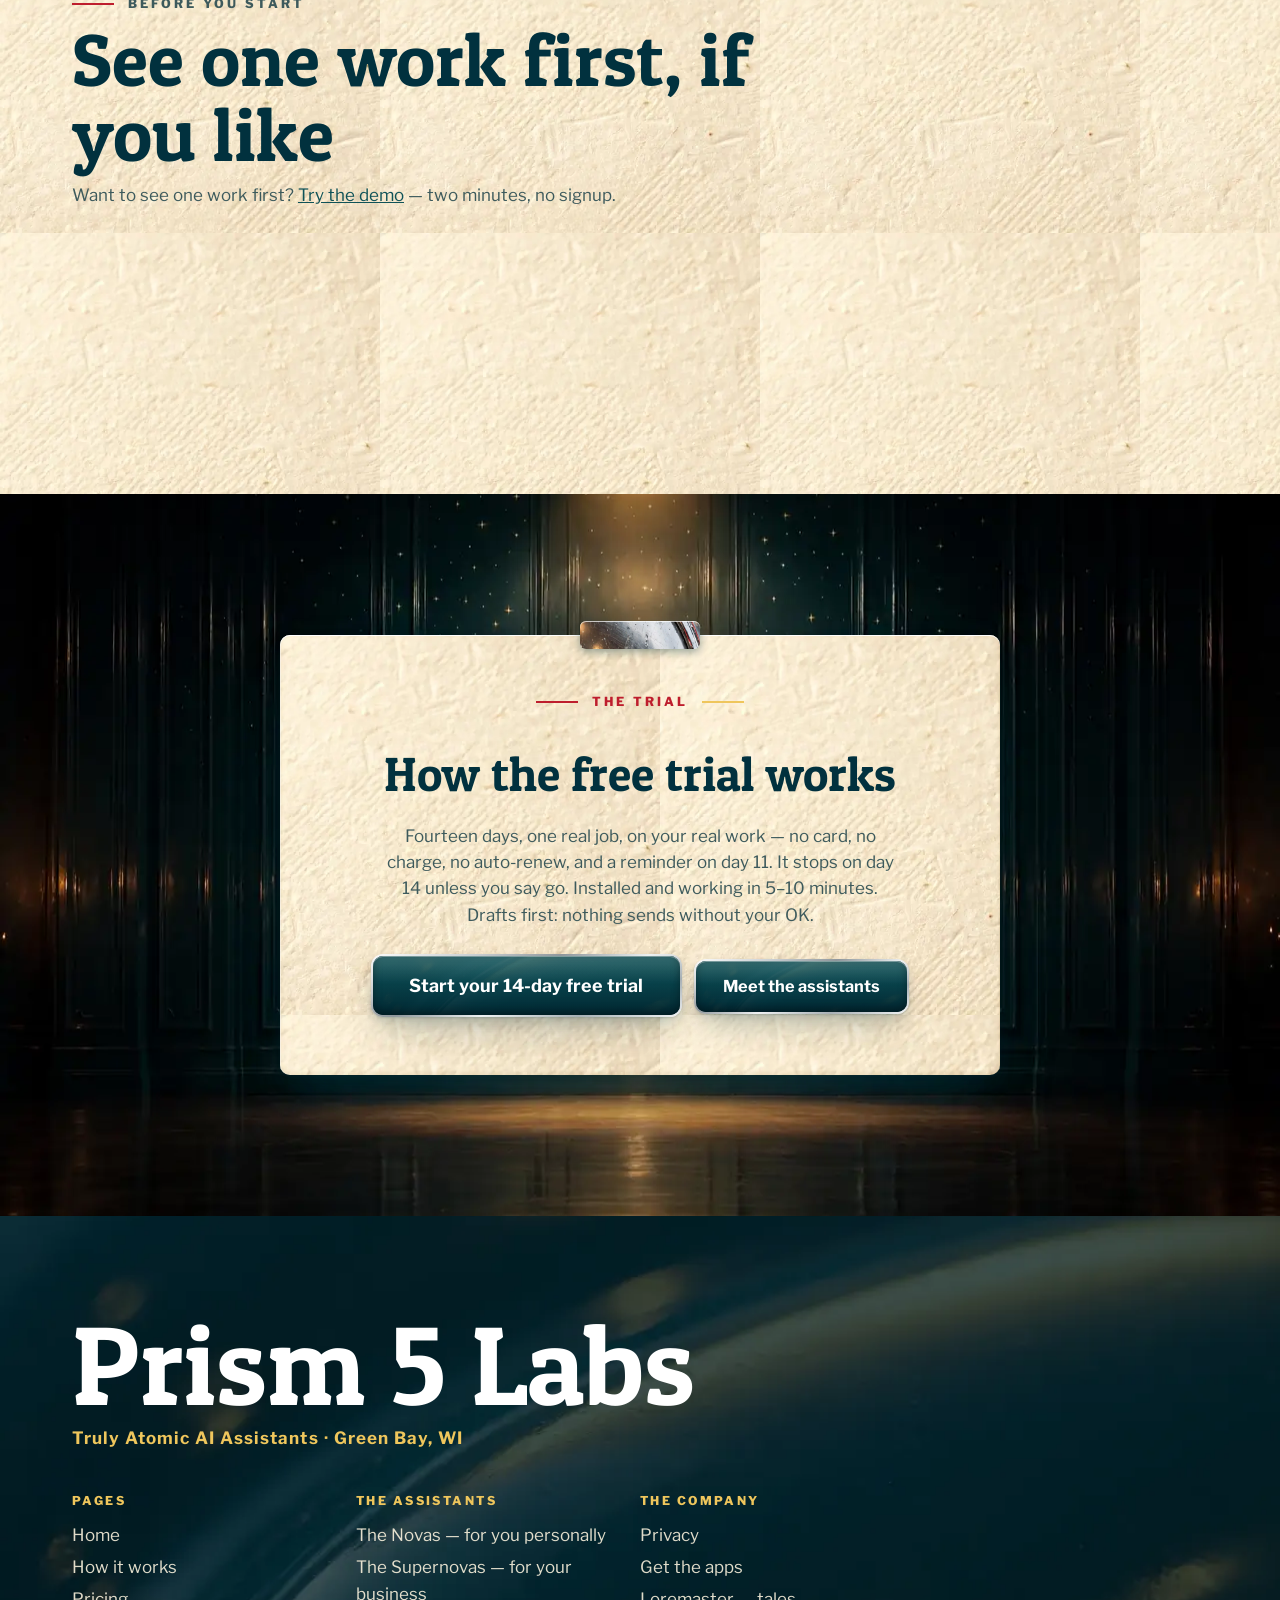
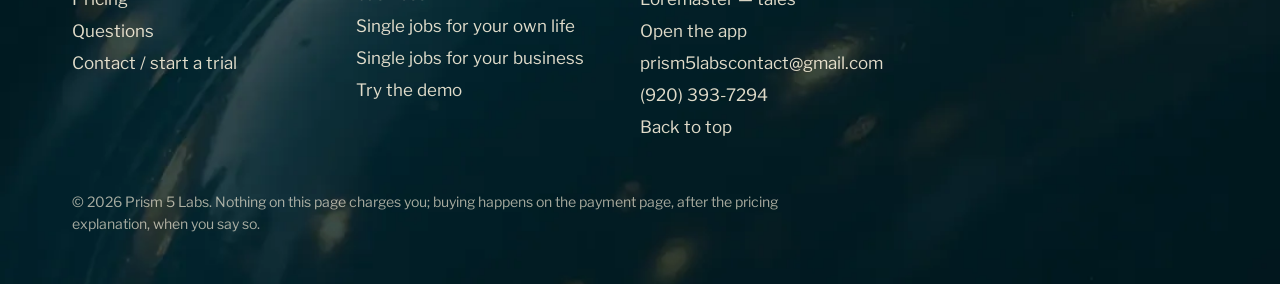
<file: how.html>
<!DOCTYPE html>
<html lang="en">
<head>
<meta charset="UTF-8">
<meta name="viewport" content="width=device-width, initial-scale=1.0">
<title>How it works | Prism 5 Labs</title>
<meta name="description" content="How Prism 5 Labs works: pick your assistant, try one real job free for fourteen days, keep it only if it earns its keep.">
<meta property="og:type" content="website" />
<meta property="og:title" content="Prism 5 Labs — Your own AI, built for you" />
<meta property="og:description" content="A personal assistant that does the work: inbox, calendar, messages, bookings, follow-ups and paperwork, handled in the background. Let us handle the noise so you can focus on what you want and need to do." />
<meta property="og:image" content="https://prism5labs.com/assets/img/og-supernova-poster.webp" />
<meta property="og:image:width" content="1094" />
<meta property="og:image:height" content="2234" />
<meta property="og:image:alt" content="Supernova poster — a teal prism bursting through red clouds under a starburst, Prism 5 Labs" />
<meta name="twitter:card" content="summary_large_image" />
<meta name="twitter:title" content="Prism 5 Labs — Your own AI, built for you" />
<meta name="twitter:description" content="A personal assistant that does the work: inbox, calendar, messages, bookings, follow-ups and paperwork, handled in the background." />
<meta name="twitter:image" content="https://prism5labs.com/assets/img/og-supernova-poster.webp" />
<meta name="thumbnail" content="https://prism5labs.com/assets/img/og-supernova-poster.webp" />
<link rel="icon" href="assets/favicon-192.png" sizes="192x192" type="image/png">
<link rel="icon" href="assets/favicon-512.png" sizes="512x512" type="image/png">
<link rel="apple-touch-icon" href="assets/apple-touch-icon.png">
<link rel="preconnect" href="https://fonts.googleapis.com">
<link rel="preconnect" href="https://fonts.gstatic.com" crossorigin>
<link href="https://fonts.googleapis.com/css2?family=Patua+One&family=Libre+Franklin:ital,wght@0,400;0,500;0,600;0,700;0,800;1,400&display=swap" rel="stylesheet">
<link rel="stylesheet" href="assets/site.css">
</head>
<body id="top">
<header class="site">
  <div class="wrap bar">
    <a class="brand" href="index.html"><img src="assets/prism-mark-160.png" alt="Prism 5 Labs card mark"><b>Prism 5 Labs</b></a>
    <nav class="main" aria-label="Pages"><a href="index.html">Home</a><a href="nova.html">Nova</a><a href="supernova.html">Supernova</a><a href="how.html" aria-current="page">How it works</a><a href="pricing.html">Pricing</a><a href="faq.html">Questions</a><a href="contact.html">Contact</a></nav>
    <a class="btn small app-open" href="https://app.prism5labs.com">Open the app</a>
    <a class="btn small trial-open" href="contact.html">Start free trial</a>
    <button class="burger drawer-open" type="button" aria-label="Open the menu" aria-expanded="false" aria-controls="siteDrawer"><span></span><span></span><span></span></button>
  </div>
</header>
<div class="scrim" id="siteScrim"></div>
<aside class="drawer" id="siteDrawer" aria-label="Site menu" aria-hidden="true">
  <div class="d-head">
    <img src="assets/prism-mark-160.png" alt="">
    <b>Menu</b>
    <button class="drawer-close" type="button" aria-label="Close the menu">&times;</button>
  </div>
  <nav class="d-nav" aria-label="Pages">
    <p class="d-group">Pages</p>
    <a href="index.html">Home</a>
    <a href="nova.html">Nova</a>
    <a href="supernova.html">Supernova</a>
    <a href="how.html" aria-current="page">How it works</a>
    <a href="pricing.html">Pricing</a>
    <a href="faq.html">Questions</a>
    <a href="contact.html">Contact</a>
    <a href="apps.html">Get the apps</a>
    <a href="demo.html">Demo</a>
    <a href="privacy.html">Privacy</a>
  </nav>
  <nav class="d-nav" aria-label="Apps">
    <p class="d-group">The apps — in your browser</p>
    <a href="https://app.prism5labs.com">Open the Prism app<span class="ext">web</span></a>
    <a href="https://nova.prism5labs.com">Nova<span class="ext">web app</span></a>
    <a href="https://supernova.prism5labs.com">Supernova<span class="ext">web app</span></a>
    <p class="d-group">Android — direct install</p>
    <a href="apks/nova.apk" download>Nova<span class="ext">.apk</span></a>
    <a href="apks/supernova.apk" download>Supernova<span class="ext">.apk</span></a>
    <a href="apks/prism.apk" download>Prism<span class="ext">.apk</span></a>
    <a href="apps.html">Get the apps — every way in →</a>
  </nav>
  <nav class="d-nav d-side" aria-label="Loremaster">
    <p class="d-group">Off to the side</p>
    <a href="https://loremaster-app-live.onrender.com">Loremaster — tales<span class="ext">web</span></a>
    <a href="apks/loremaster.apk" download>Loremaster for Android<span class="ext">.apk</span></a>
  </nav>
  <div class="d-foot">
    <a class="btn" href="contact.html">Start your 14-day free trial</a>
    <p class="note">No card. No charge. No auto-renew.</p>
  </div>
</aside>


<section class="chapter tight on-cream">
  <div class="wrap">
    <p class="kicker reveal">How it works</p>
    <h1 class="d2 reveal" style="margin:.6rem 0 .7rem">Three steps. That's the whole thing.</h1>
    <p class="lede reveal">Pick your assistant, try one real job free, keep it only if it earns its keep.</p>
  </div>
</section>

<section class="chapter on-teal on-dark">
  <div class="wrap">
    <div class="line"><div class="station reveal"><div class="disc">1</div><div><h3>Pick your assistant</h3><p>Choose by the job, not the picture — one for your own life, or one that runs a whole front office.</p></div></div><div class="station reveal"><div class="disc">2</div><div><h3>Try one real job, free</h3><p>Fourteen days, one real job on your real work — no card, no charge, no auto-renew.</p></div></div><div class="station reveal"><div class="disc">3</div><div><h3>Keep it only if it earns its keep</h3><p>Buy it outright or pay monthly — and change its name, voice and rules any time.</p></div></div></div>
  </div>
</section>

<section class="chapter on-cream">
  <div class="wrap">
    <div class="exhibit-head reveal">
      <p class="kicker">Before you start</p>
      <h2 class="d2">See one work first, if you like</h2>
      <p>Want to see one work first? <a href="/demo.html">Try the demo</a> — two minutes, no signup.</p>
    </div>
    <p class="reveal"><a class="btn big" href="/demo.html">Try the demo</a></p>
  </div>
</section>

<section class="chapter on-showroom on-dark">
  <div class="wrap">
    <div class="contract reveal">
      <p class="kicker center">The trial</p>
      <h2>How the free trial works</h2>
      <p>Fourteen days, one real job, on your real work — no card, no charge, no auto-renew, and a reminder on day 11. It stops on day 14 unless you say go. Installed and working in 5–10 minutes. Drafts first: nothing sends without your OK.</p>
      <a class="btn big" href="contact.html">Start your 14-day free trial</a>
      <a class="btn" href="nova.html" style="margin-left:8px">Meet the assistants</a>
    </div>
  </div>
</section>
<footer>
  <div class="wrap">
    <p class="wordmark">Prism 5 Labs</p>
    <p class="tagline">Truly Atomic AI Assistants · Green Bay, WI</p>
    <div class="sitemap">
      <div>
        <h4>Pages</h4>
        <ul>
          <li><a href="index.html">Home</a></li>
          <li><a href="how.html">How it works</a></li>
          <li><a href="pricing.html">Pricing</a></li>
          <li><a href="faq.html">Questions</a></li>
          <li><a href="contact.html">Contact / start a trial</a></li>
        </ul>
      </div>
      <div>
        <h4>The assistants</h4>
        <ul>
          <li><a href="nova.html">The Novas — for you personally</a></li>
          <li><a href="supernova.html">The Supernovas — for your business</a></li>
          <li><a href="nova.html#jobs">Single jobs for your own life</a></li>
          <li><a href="supernova.html#jobs">Single jobs for your business</a></li>
          <li><a href="/demo.html">Try the demo</a></li>
        </ul>
      </div>
      <div>
        <h4>The company</h4>
        <ul>
          <li><a href="/privacy">Privacy</a></li>
          <li><a href="apps.html">Get the apps</a></li>
          <li><a href="https://loremaster-app-live.onrender.com">Loremaster — tales</a></li>
          <li><a href="https://app.prism5labs.com">Open the app</a></li>
          <li><a href="mailto:prism5labscontact@gmail.com">prism5labscontact@gmail.com</a></li>
          <li><a href="tel:+19203937294">(920) 393-7294</a></li>
          <li><a href="#top">Back to top</a></li>
        </ul>
      </div>
    </div>
    <p class="legal">© 2026 Prism 5 Labs. Nothing on this page charges you; buying happens on the payment page, after the pricing explanation, when you say so.</p>
  </div>
</footer>

<div class="mobile-cta"><a class="btn" href="https://app.prism5labs.com">Open the app</a><button class="btn drawer-open" type="button" aria-expanded="false" aria-controls="siteDrawer">Menu</button></div>
<script src="assets/site.js"></script>

</body>
</html>
</file>
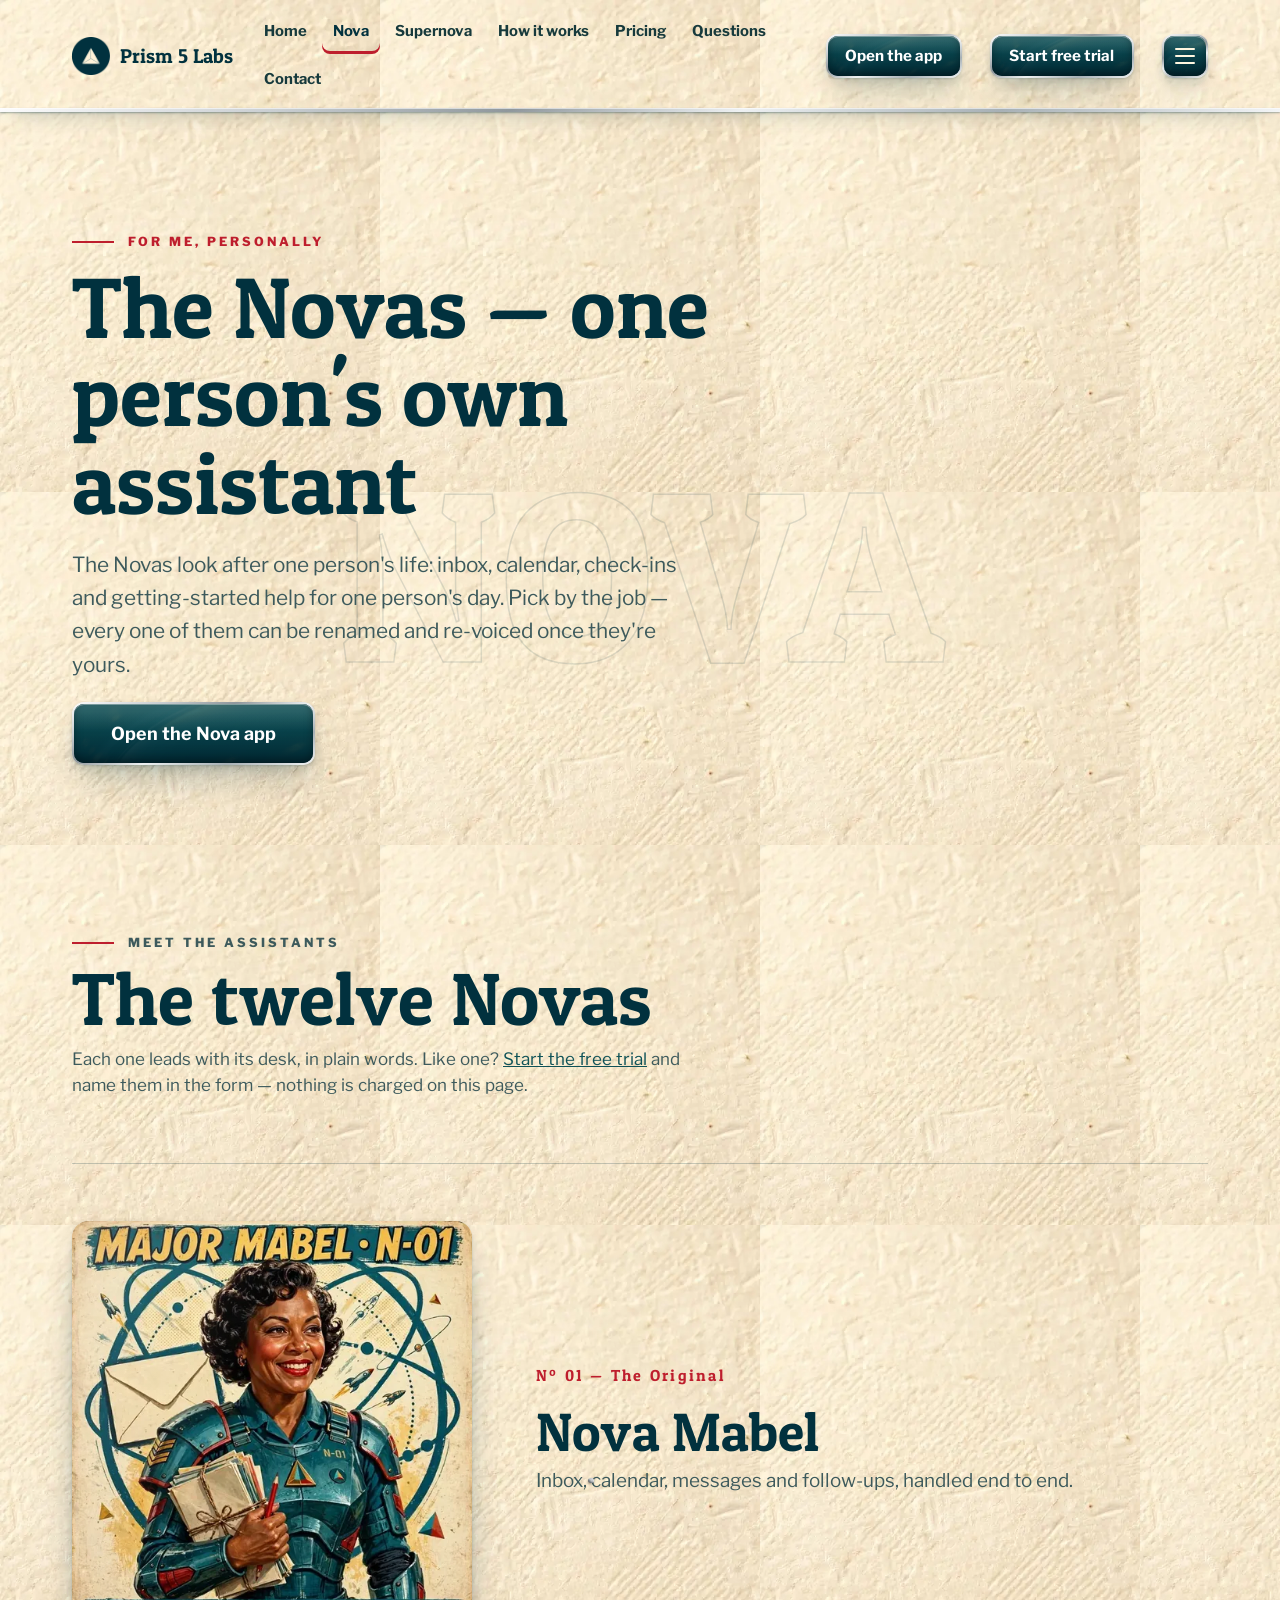
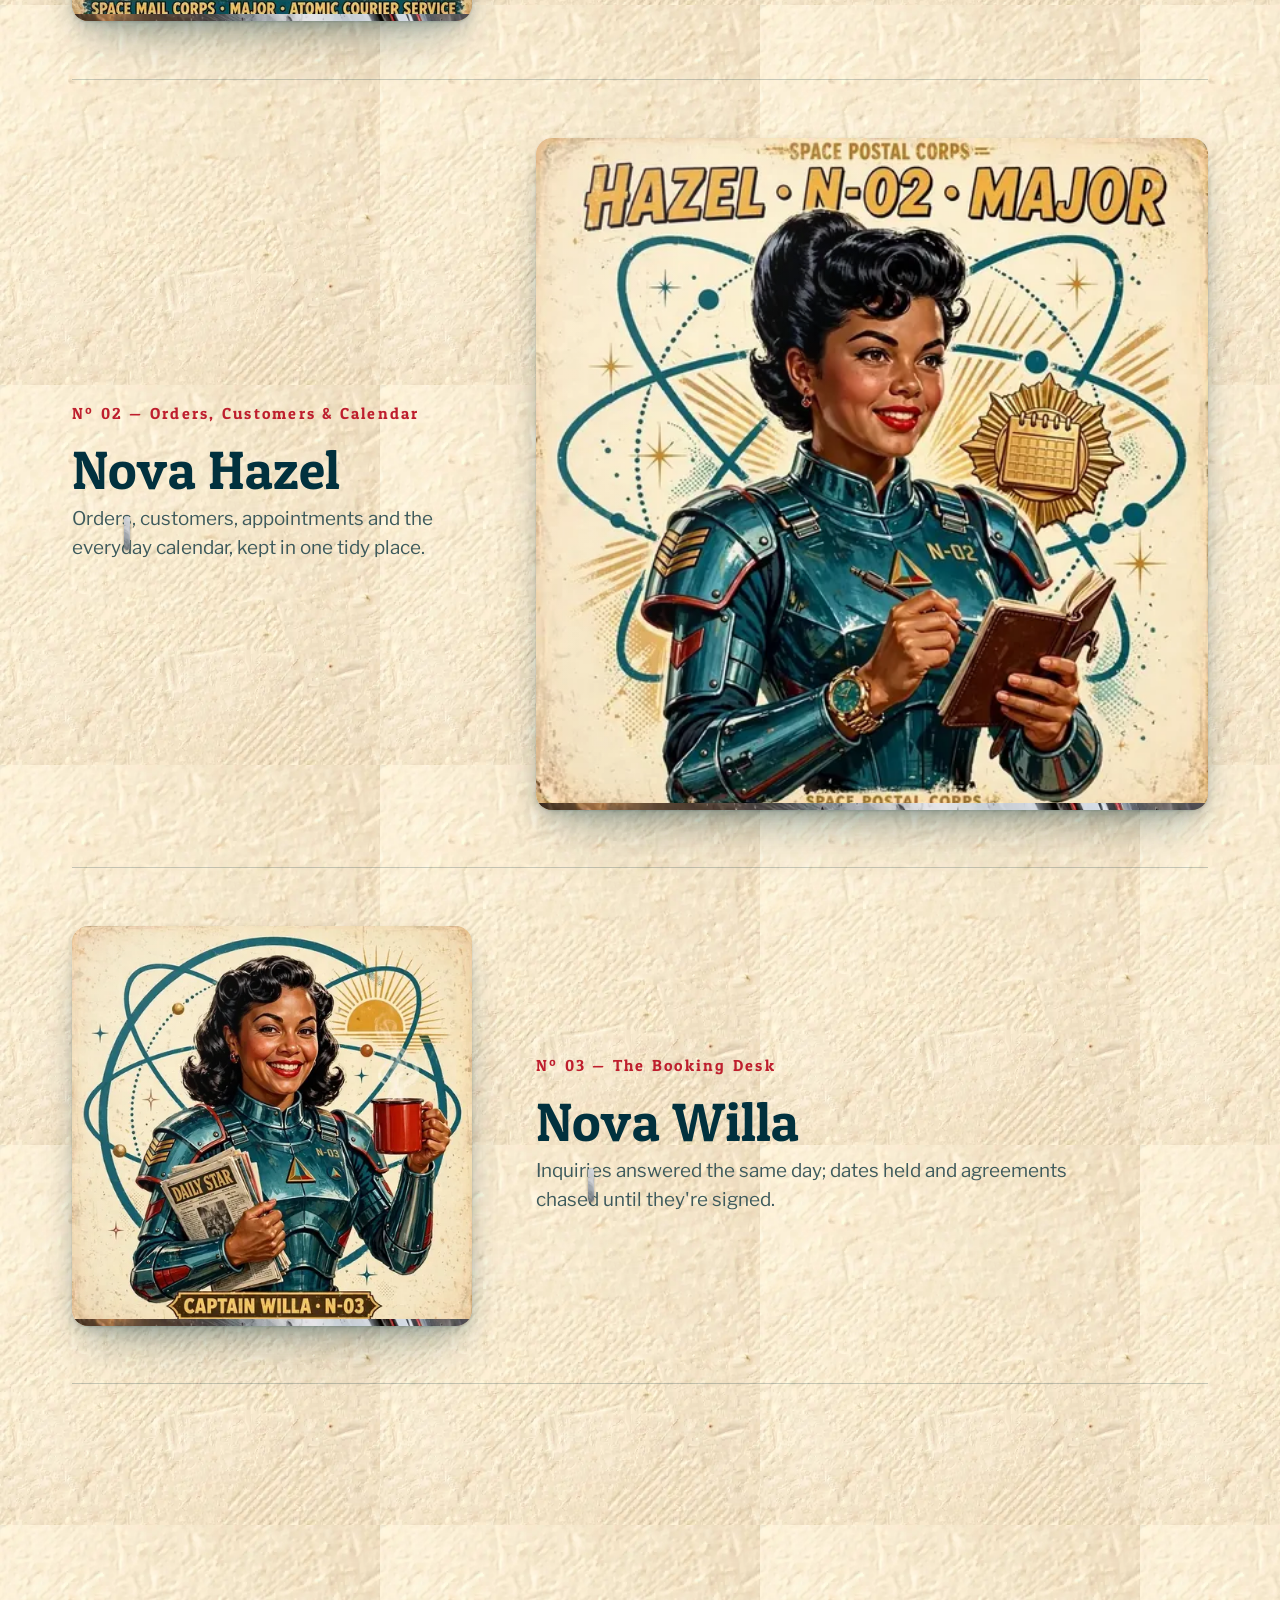
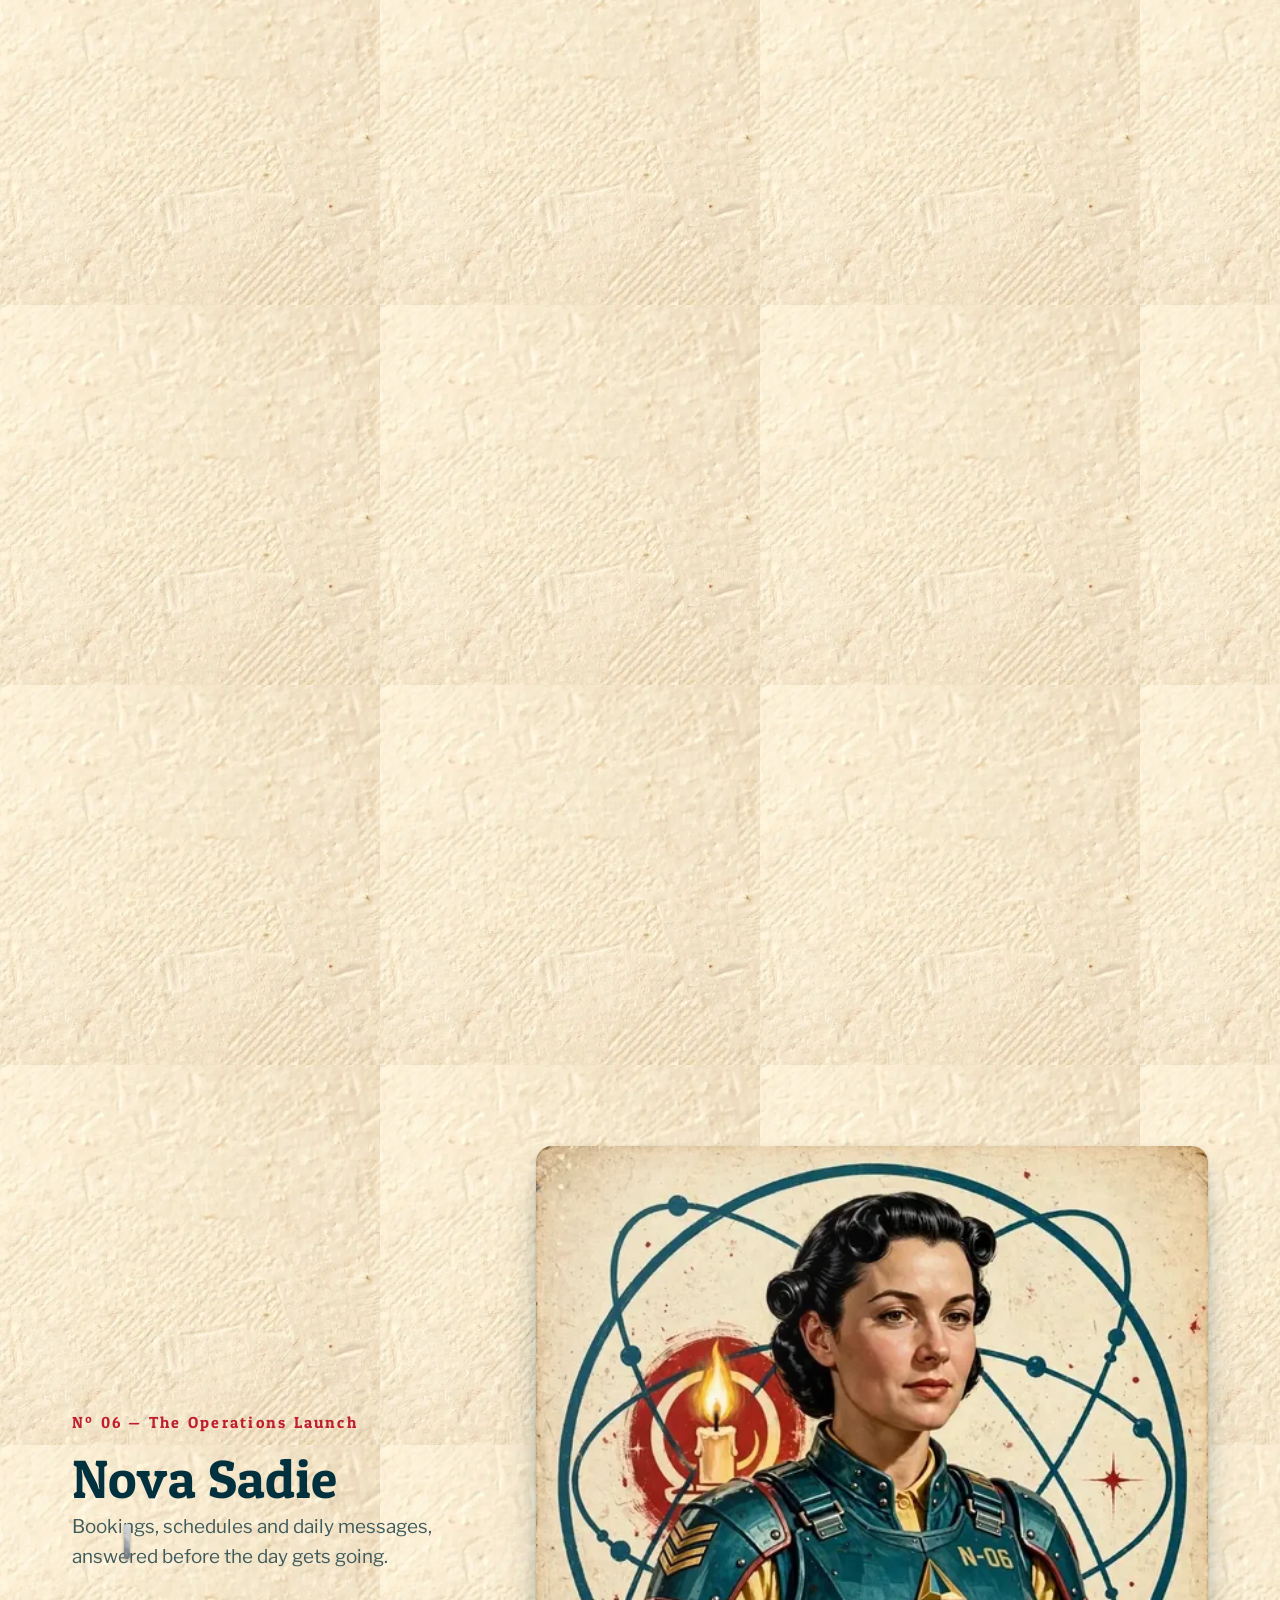
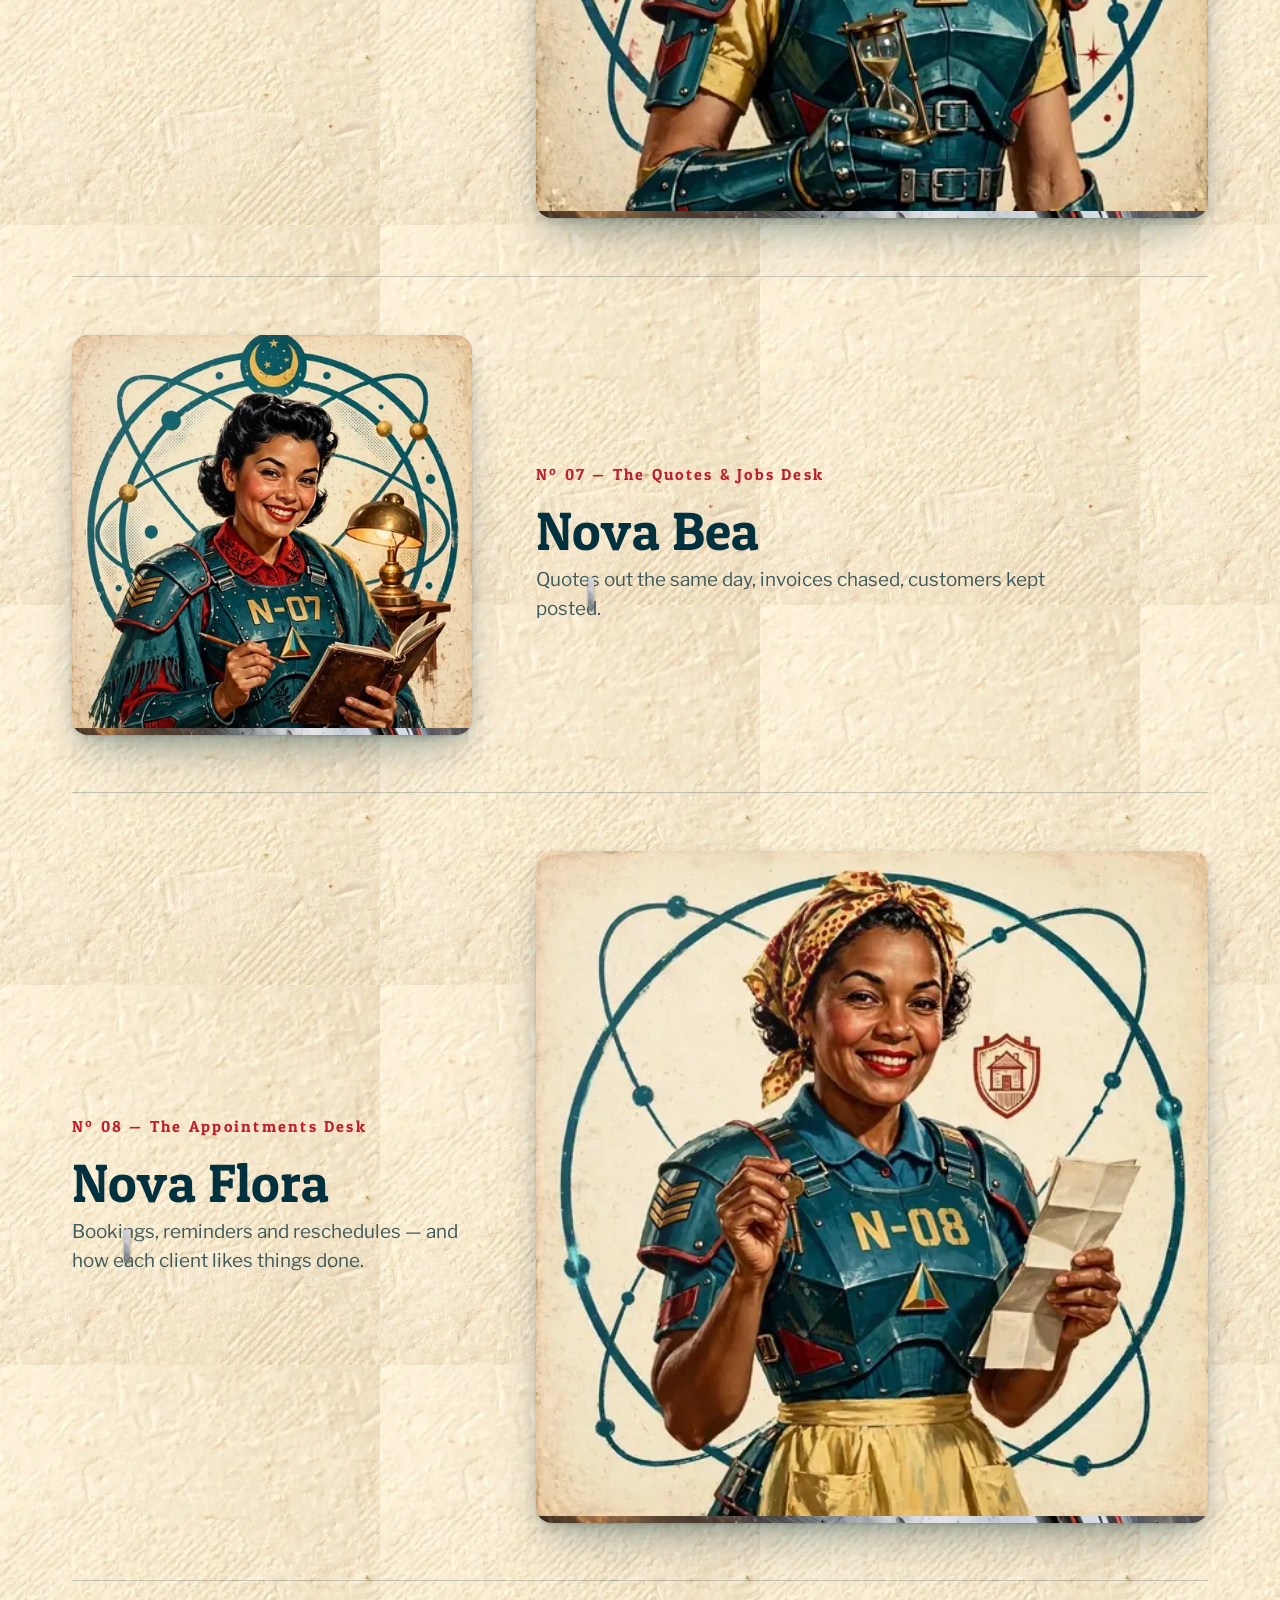
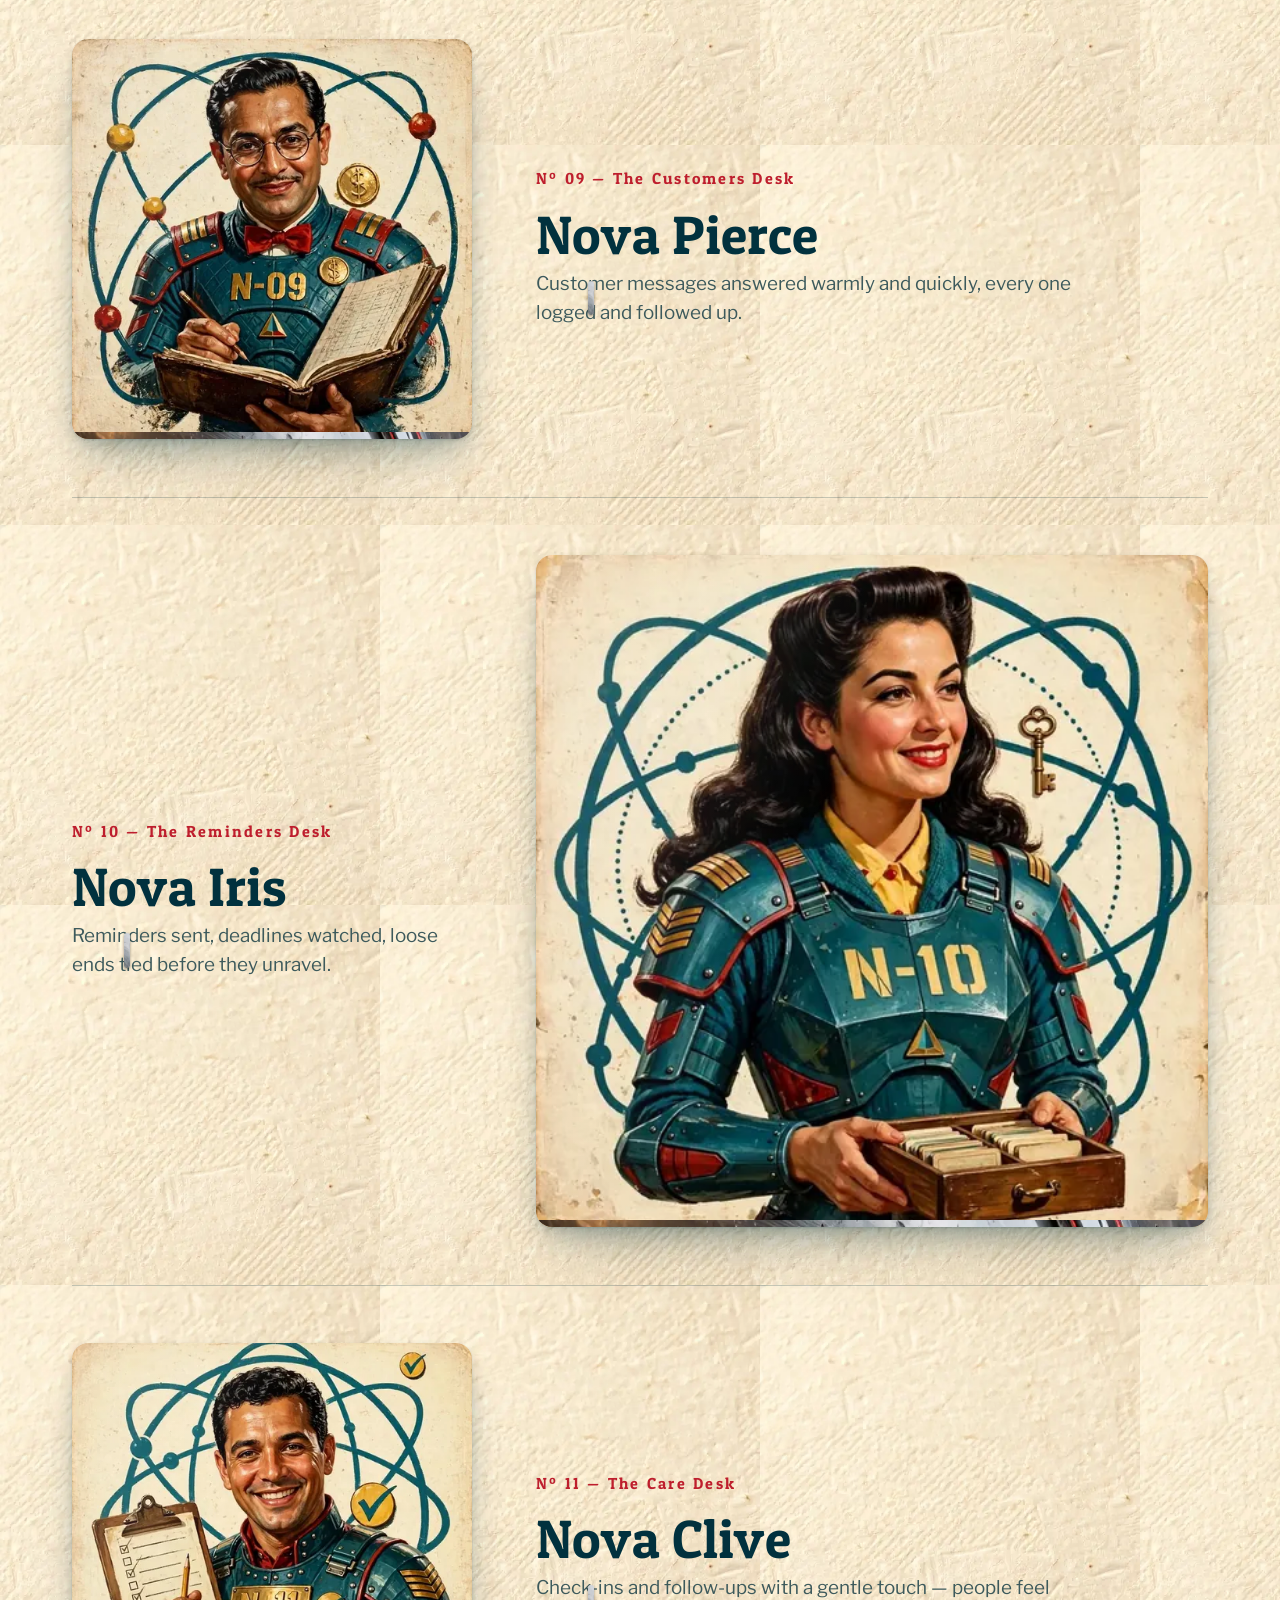
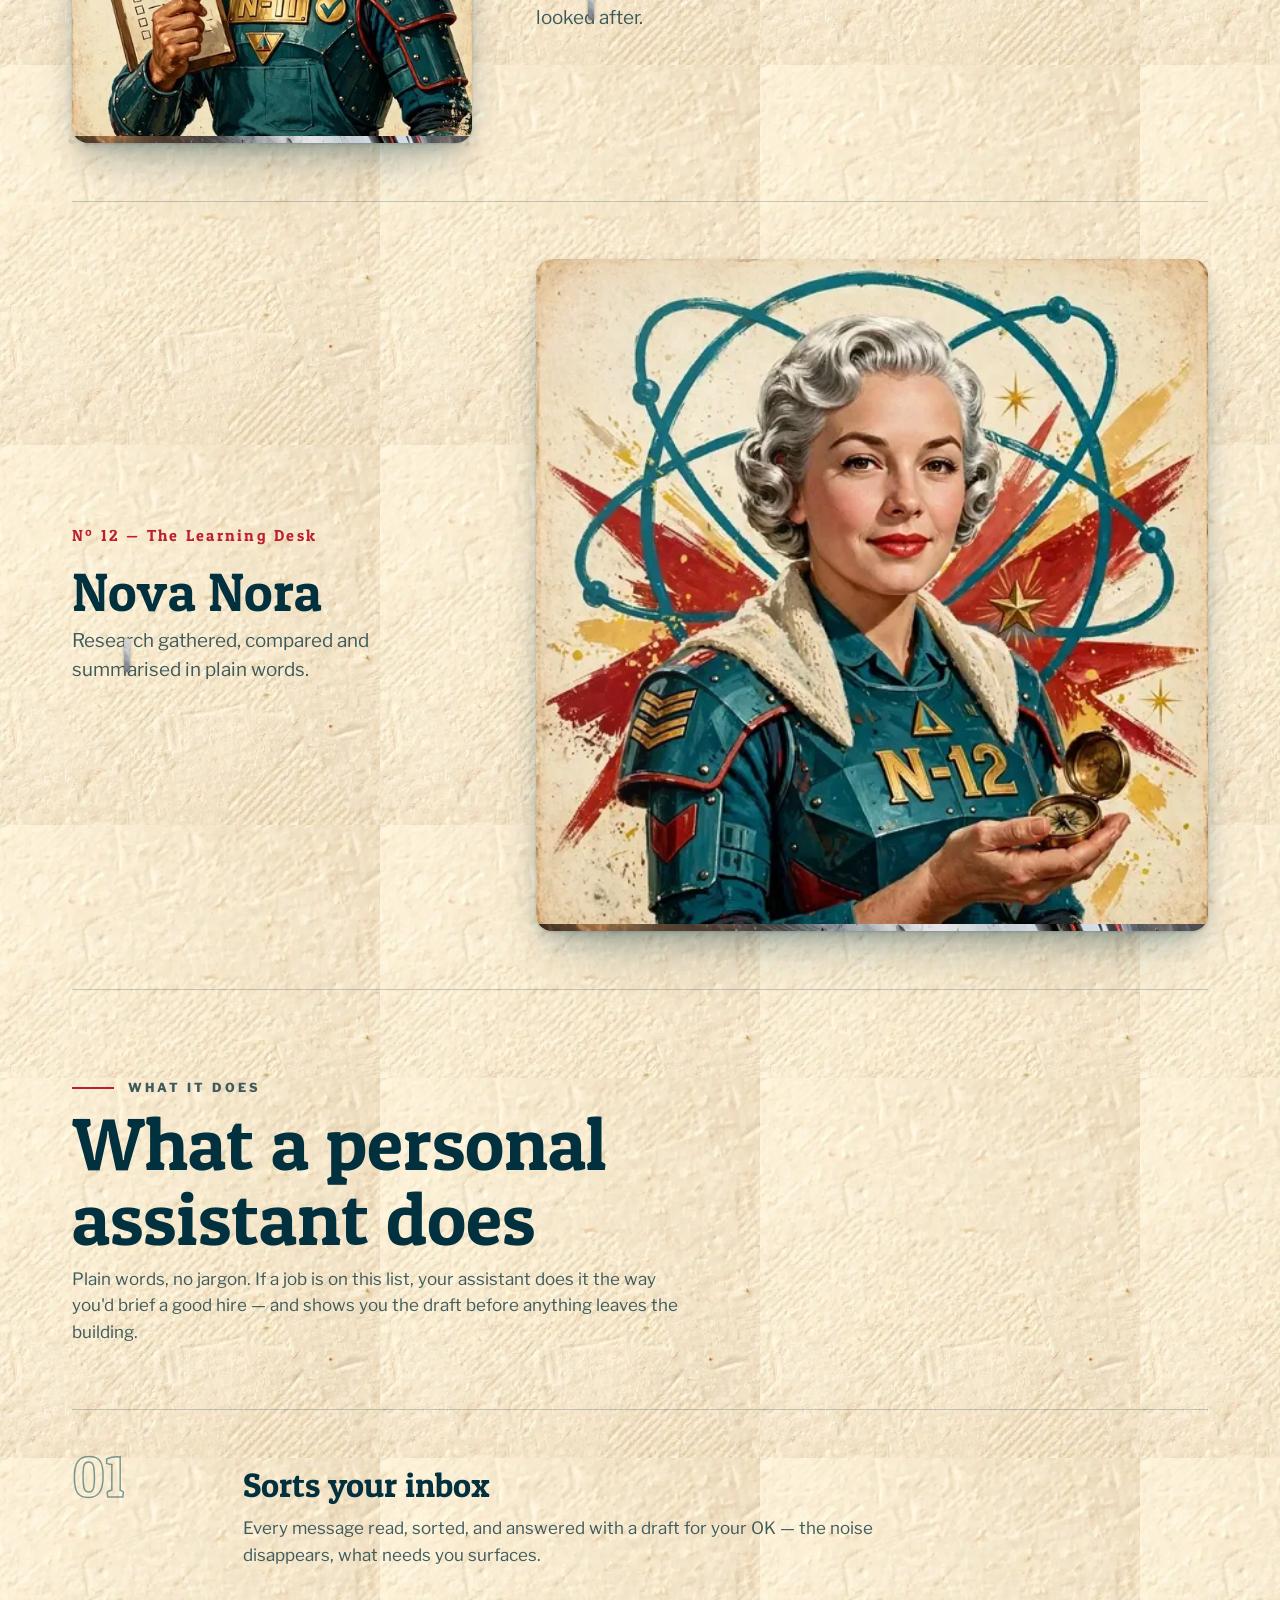
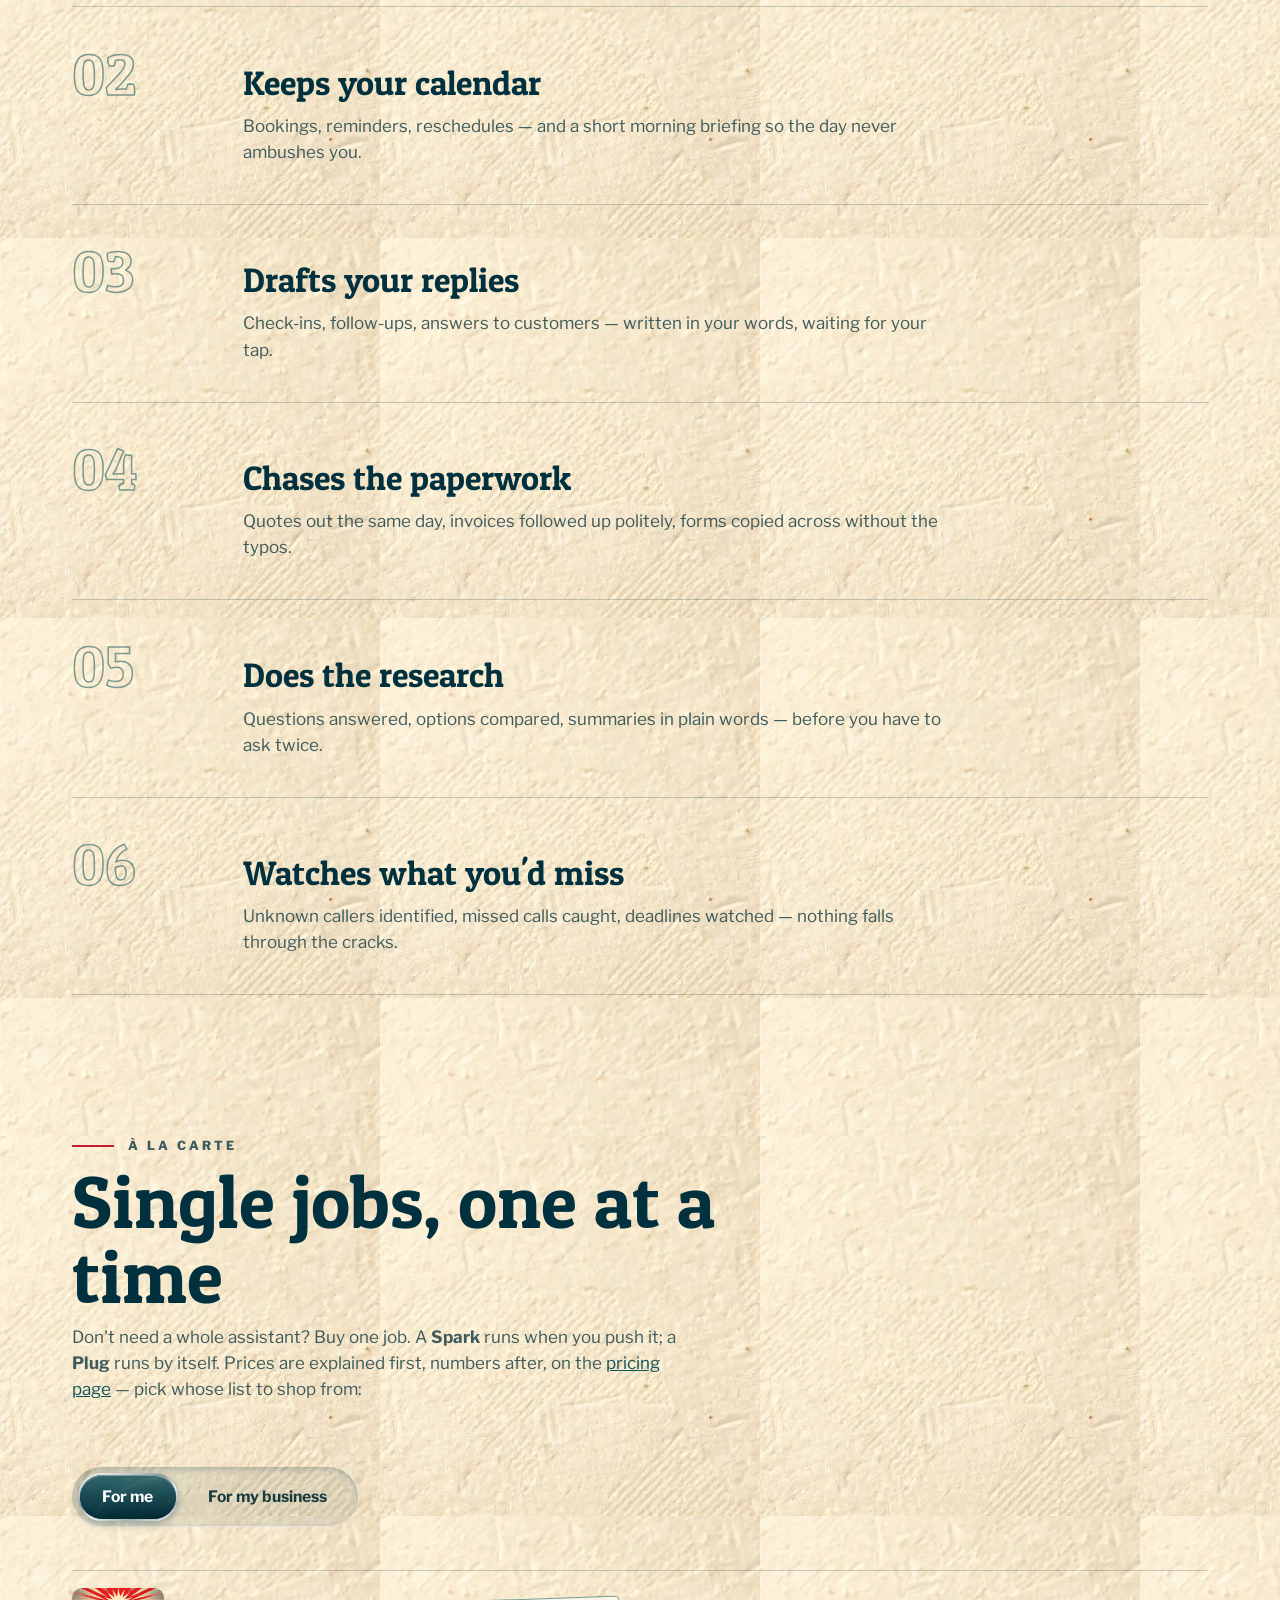
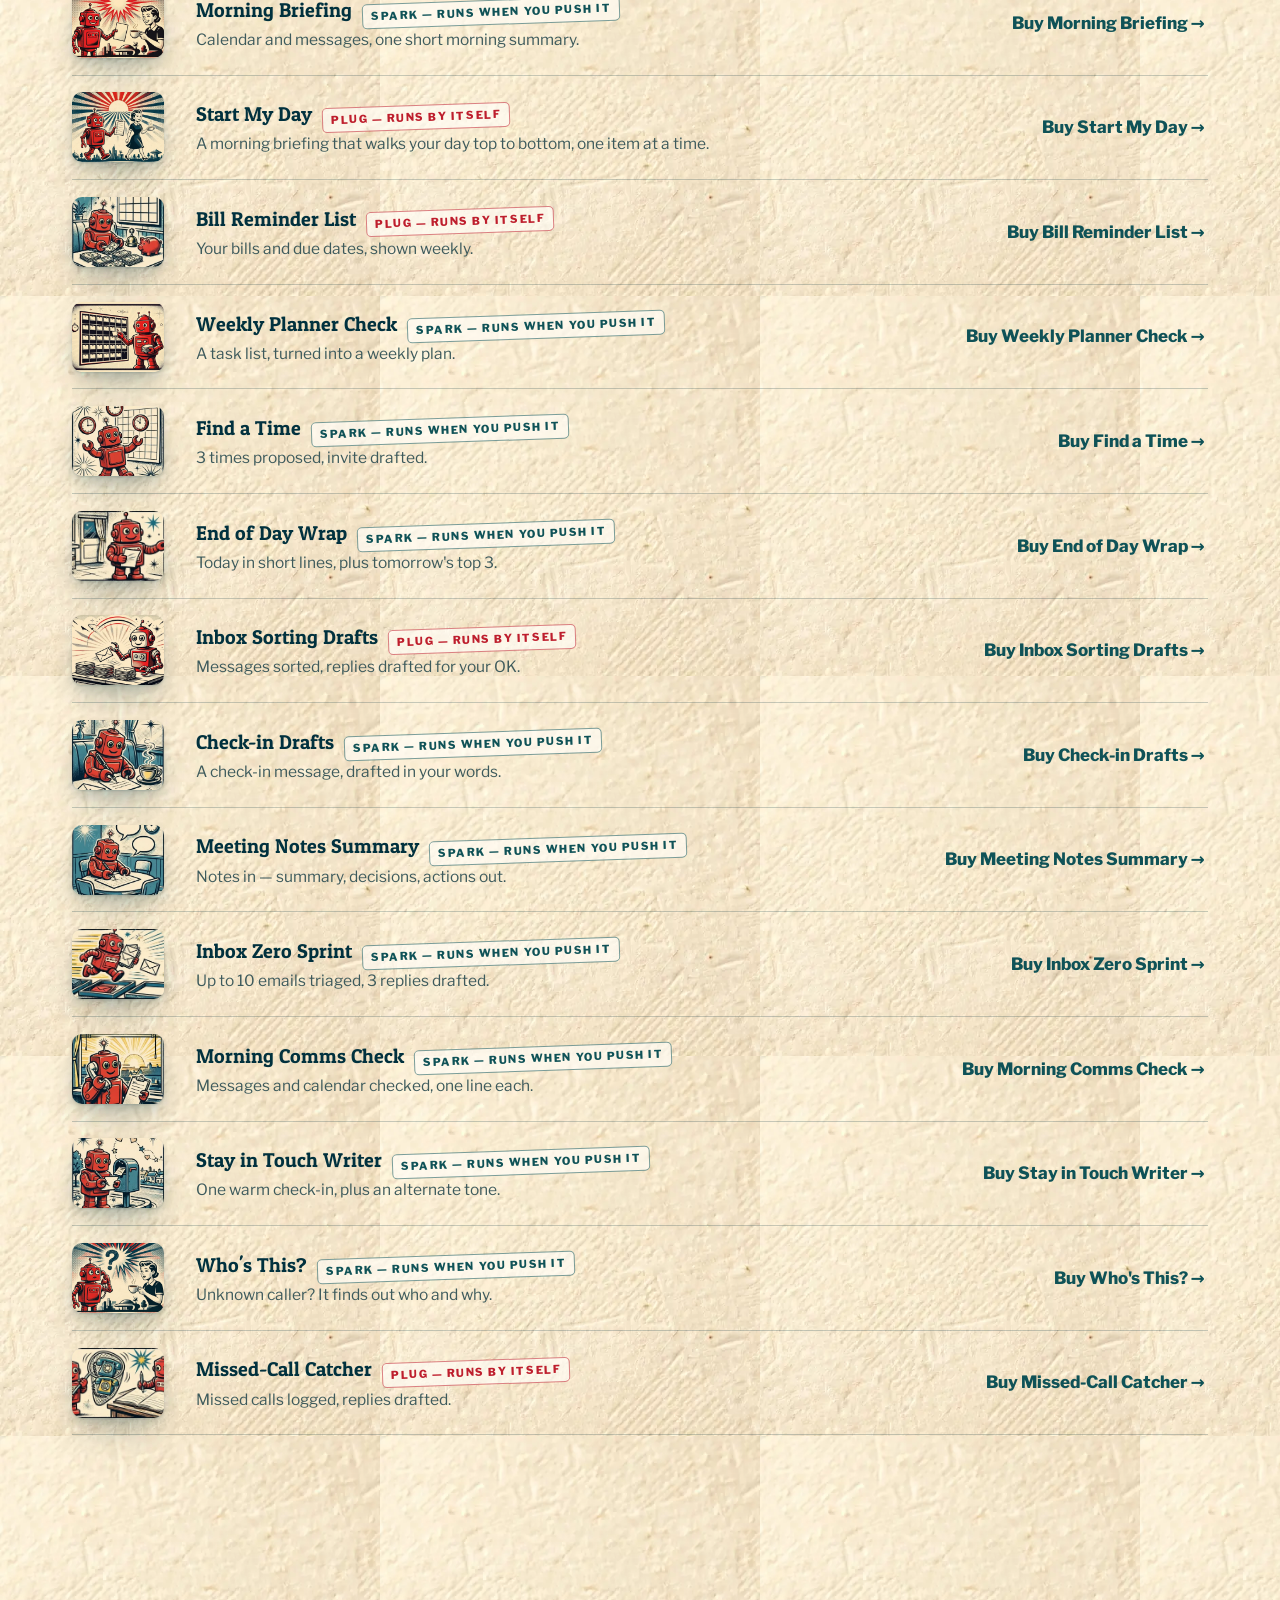
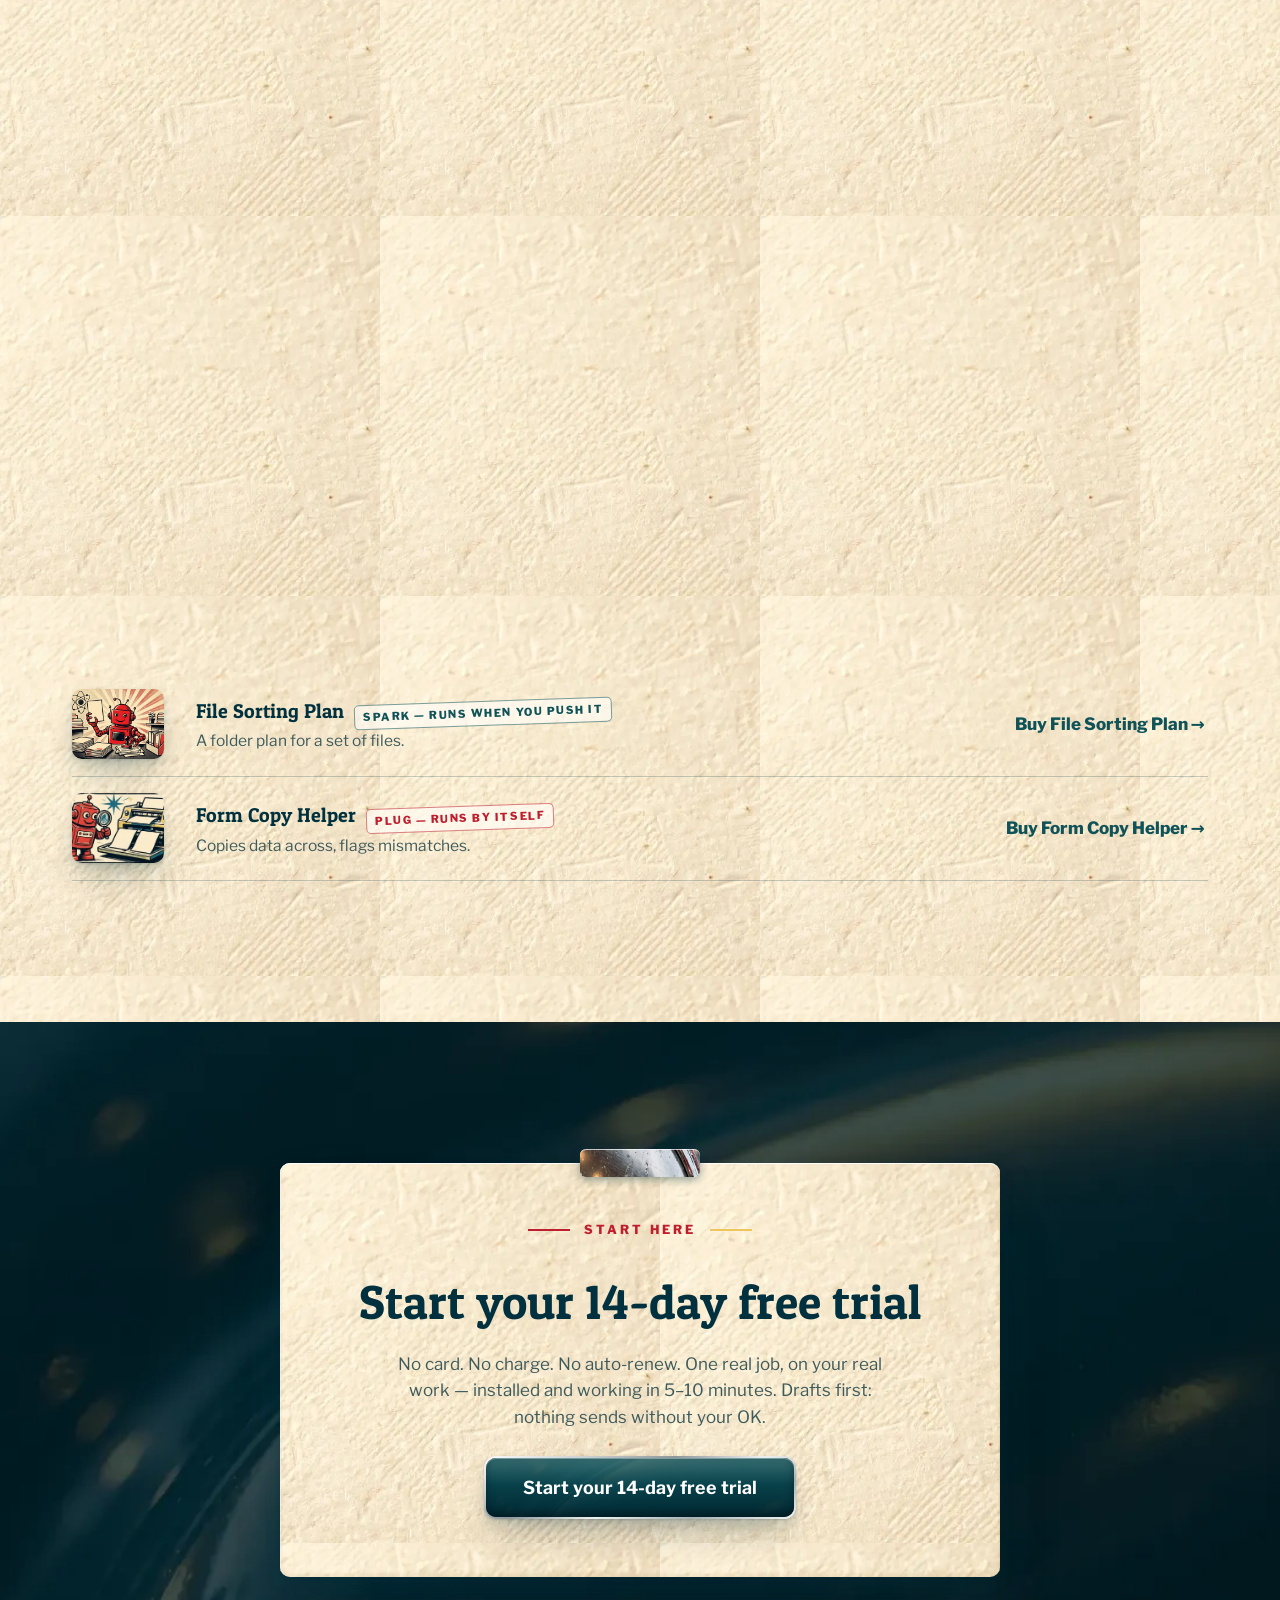
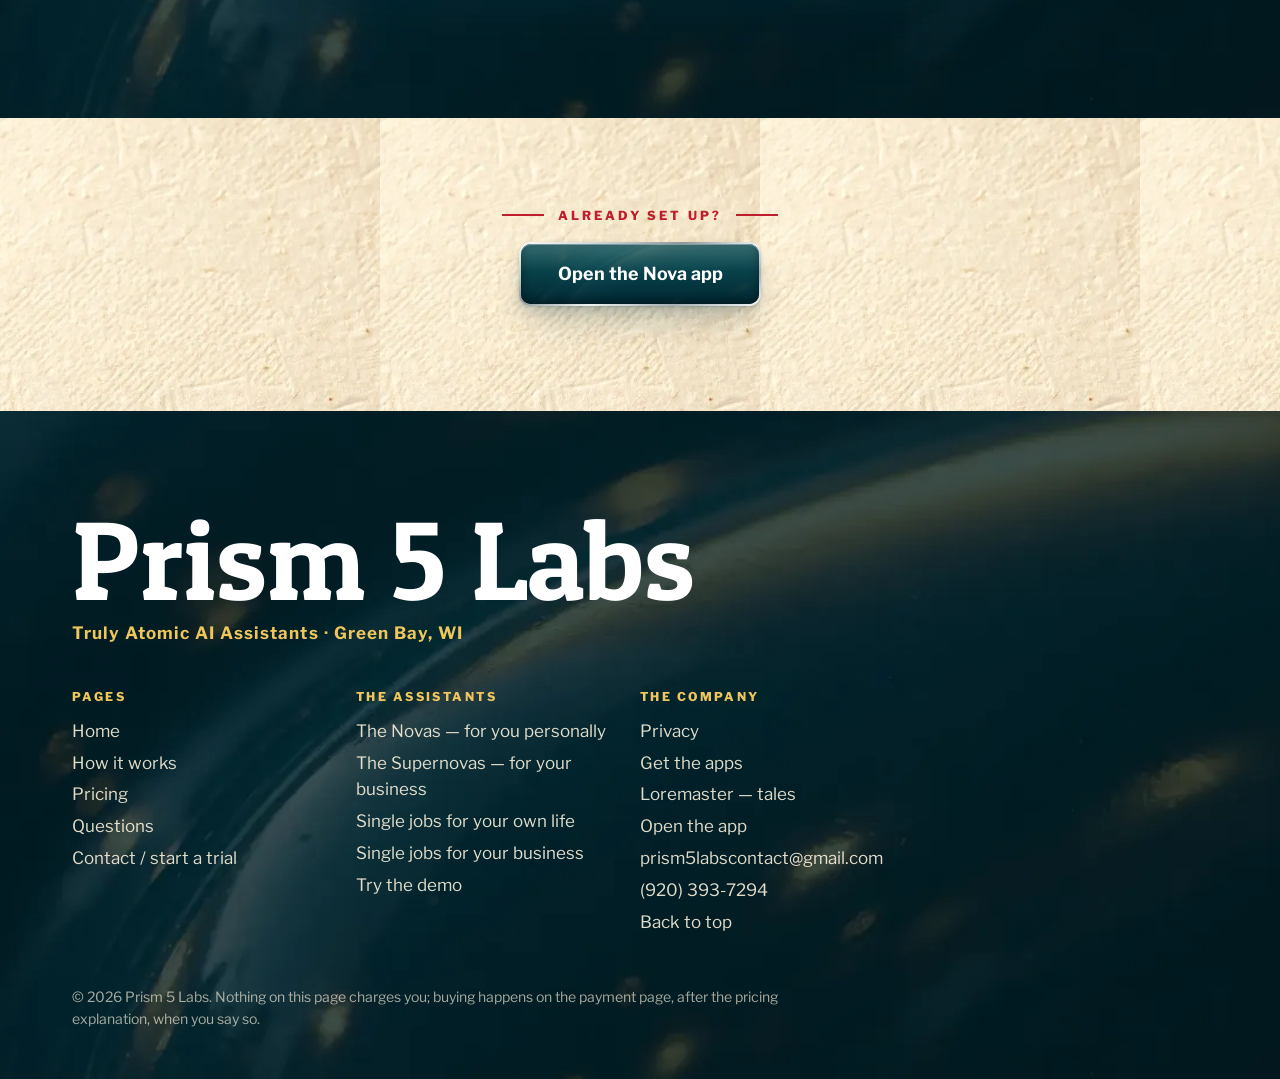
<file: nova.html>
<!DOCTYPE html>
<html lang="en">
<head>
<meta charset="UTF-8">
<meta name="viewport" content="width=device-width, initial-scale=1.0">
<title>The Novas — personal AI assistants | Prism 5 Labs</title>
<meta name="description" content="The twelve Novas — personal AI assistants from Prism 5 Labs. Inbox, calendar, check-ins and paperwork for one person, handled in the background. Start with a 14-day free trial.">
<meta property="og:type" content="website" />
<meta property="og:title" content="Prism 5 Labs — Your own AI, built for you" />
<meta property="og:description" content="A personal assistant that does the work: inbox, calendar, messages, bookings, follow-ups and paperwork, handled in the background. Let us handle the noise so you can focus on what you want and need to do." />
<meta property="og:image" content="https://prism5labs.com/assets/img/og-supernova-poster.webp" />
<meta property="og:image:width" content="1094" />
<meta property="og:image:height" content="2234" />
<meta property="og:image:alt" content="Supernova poster — a teal prism bursting through red clouds under a starburst, Prism 5 Labs" />
<meta name="twitter:card" content="summary_large_image" />
<meta name="twitter:title" content="Prism 5 Labs — Your own AI, built for you" />
<meta name="twitter:description" content="A personal assistant that does the work: inbox, calendar, messages, bookings, follow-ups and paperwork, handled in the background." />
<meta name="twitter:image" content="https://prism5labs.com/assets/img/og-supernova-poster.webp" />
<meta name="thumbnail" content="https://prism5labs.com/assets/img/og-supernova-poster.webp" />
<link rel="icon" href="assets/favicon-192.png" sizes="192x192" type="image/png">
<link rel="icon" href="assets/favicon-512.png" sizes="512x512" type="image/png">
<link rel="apple-touch-icon" href="assets/apple-touch-icon.png">
<link rel="preconnect" href="https://fonts.googleapis.com">
<link rel="preconnect" href="https://fonts.gstatic.com" crossorigin>
<link href="https://fonts.googleapis.com/css2?family=Patua+One&family=Libre+Franklin:ital,wght@0,400;0,500;0,600;0,700;0,800;1,400&display=swap" rel="stylesheet">
<link rel="stylesheet" href="assets/site.css">
</head>
<body id="top">
<header class="site">
  <div class="wrap bar">
    <a class="brand" href="index.html"><img src="assets/prism-mark-160.png" alt="Prism 5 Labs card mark"><b>Prism 5 Labs</b></a>
    <nav class="main" aria-label="Pages"><a href="index.html">Home</a><a href="nova.html" aria-current="page">Nova</a><a href="supernova.html">Supernova</a><a href="how.html">How it works</a><a href="pricing.html">Pricing</a><a href="faq.html">Questions</a><a href="contact.html">Contact</a></nav>
    <a class="btn small app-open" href="https://app.prism5labs.com">Open the app</a>
    <a class="btn small trial-open" href="contact.html">Start free trial</a>
    <button class="burger drawer-open" type="button" aria-label="Open the menu" aria-expanded="false" aria-controls="siteDrawer"><span></span><span></span><span></span></button>
  </div>
</header>
<div class="scrim" id="siteScrim"></div>
<aside class="drawer" id="siteDrawer" aria-label="Site menu" aria-hidden="true">
  <div class="d-head">
    <img src="assets/prism-mark-160.png" alt="">
    <b>Menu</b>
    <button class="drawer-close" type="button" aria-label="Close the menu">&times;</button>
  </div>
  <nav class="d-nav" aria-label="Pages">
    <p class="d-group">Pages</p>
    <a href="index.html">Home</a>
    <a href="nova.html" aria-current="page">Nova</a>
    <a href="supernova.html">Supernova</a>
    <a href="how.html">How it works</a>
    <a href="pricing.html">Pricing</a>
    <a href="faq.html">Questions</a>
    <a href="contact.html">Contact</a>
    <a href="apps.html">Get the apps</a>
    <a href="demo.html">Demo</a>
    <a href="privacy.html">Privacy</a>
  </nav>
  <nav class="d-nav" aria-label="On this page">
    <p class="d-group">On this page</p>
    <a href="#faces">The twelve Novas</a>
    <a href="#does">What she does</a>
    <a href="#jobs">Single jobs</a>
    <a href="#trial">Free trial</a>
  </nav>
  <nav class="d-nav" aria-label="Apps">
    <p class="d-group">The apps — in your browser</p>
    <a href="https://app.prism5labs.com">Open the Prism app<span class="ext">web</span></a>
    <a href="https://nova.prism5labs.com">Nova<span class="ext">web app</span></a>
    <a href="https://supernova.prism5labs.com">Supernova<span class="ext">web app</span></a>
    <p class="d-group">Android — direct install</p>
    <a href="apks/nova.apk" download>Nova<span class="ext">.apk</span></a>
    <a href="apks/supernova.apk" download>Supernova<span class="ext">.apk</span></a>
    <a href="apks/prism.apk" download>Prism<span class="ext">.apk</span></a>
    <a href="apps.html">Get the apps — every way in →</a>
  </nav>
  <nav class="d-nav d-side" aria-label="Loremaster">
    <p class="d-group">Off to the side</p>
    <a href="https://loremaster-app-live.onrender.com">Loremaster — tales<span class="ext">web</span></a>
    <a href="apks/loremaster.apk" download>Loremaster for Android<span class="ext">.apk</span></a>
  </nav>
  <div class="d-foot">
    <a class="btn" href="contact.html">Start your 14-day free trial</a>
    <p class="note">No card. No charge. No auto-renew.</p>
  </div>
</aside>


<section class="dossier on-cream">
  <span class="ghost word" aria-hidden="true">NOVA</span>
  <div class="wrap">
    <p class="kicker reveal">For me, personally</p>
    <h1 class="reveal">The Novas — one person's own assistant</h1>
    <p class="lede reveal">The Novas look after one person's life: inbox, calendar, check-ins and getting-started help for one person's day. Pick by the job — every one of them can be renamed and re-voiced once they're yours.</p>
    <div class="cta-row reveal"><a class="btn big" href="https://nova.prism5labs.com">Open the Nova app</a></div>
  </div>
</section>

<section class="chapter tight on-cream" id="faces">
  <div class="wrap">
    <div class="exhibit-head reveal">
      <p class="kicker">Meet the assistants</p>
      <h2 class="d2">The twelve Novas</h2>
      <p>Each one leads with its desk, in plain words. Like one? <a href="contact.html">Start the free trial</a> and name them in the form — nothing is charged on this page.</p>
    </div>
    <div class="spreads"><div class="spread reveal">
        <div class="portrait"><img loading="lazy" src="assets/img/nova-mabel.webp" alt="Nova Mabel"></div>
        <div><p class="idx">Nº 01 — The Original</p><h3>Nova Mabel</h3><p class="line">Inbox, calendar, messages and follow-ups, handled end to end.</p></div>
      </div>
<div class="spread flip reveal">
        <div class="portrait"><img loading="lazy" src="assets/img/nova-hazel.webp" alt="Nova Hazel"></div>
        <div><p class="idx">Nº 02 — Orders, Customers & Calendar</p><h3>Nova Hazel</h3><p class="line">Orders, customers, appointments and the everyday calendar, kept in one tidy place.</p></div>
      </div>
<div class="spread reveal">
        <div class="portrait"><img loading="lazy" src="assets/img/nova-willa.webp" alt="Nova Willa"></div>
        <div><p class="idx">Nº 03 — The Booking Desk</p><h3>Nova Willa</h3><p class="line">Inquiries answered the same day; dates held and agreements chased until they're signed.</p></div>
      </div>
<div class="spread flip reveal">
        <div class="portrait"><img loading="lazy" src="assets/img/nova-ruby.webp" alt="Nova Ruby"></div>
        <div><p class="idx">Nº 04 — The Inbox-Zero Desk</p><h3>Nova Ruby</h3><p class="line">Follow-ups, prep notes and scheduling, handled — for a solo practice or a whole team.</p></div>
      </div>
<div class="spread reveal">
        <div class="portrait"><img loading="lazy" src="assets/img/nova-vera.webp" alt="Nova Vera"></div>
        <div><p class="idx">Nº 05 — The Steady Checker</p><h3>Nova Vera</h3><p class="line">Double-checks details, flags defects and keeps the record straight.</p></div>
      </div>
<div class="spread flip reveal">
        <div class="portrait"><img loading="lazy" src="assets/img/nova-sadie.webp" alt="Nova Sadie"></div>
        <div><p class="idx">Nº 06 — The Operations Launch</p><h3>Nova Sadie</h3><p class="line">Bookings, schedules and daily messages, answered before the day gets going.</p></div>
      </div>
<div class="spread reveal">
        <div class="portrait"><img loading="lazy" src="assets/img/nova-bea.webp" alt="Nova Bea"></div>
        <div><p class="idx">Nº 07 — The Quotes & Jobs Desk</p><h3>Nova Bea</h3><p class="line">Quotes out the same day, invoices chased, customers kept posted.</p></div>
      </div>
<div class="spread flip reveal">
        <div class="portrait"><img loading="lazy" src="assets/img/nova-flora.webp" alt="Nova Flora"></div>
        <div><p class="idx">Nº 08 — The Appointments Desk</p><h3>Nova Flora</h3><p class="line">Bookings, reminders and reschedules — and how each client likes things done.</p></div>
      </div>
<div class="spread reveal">
        <div class="portrait"><img loading="lazy" src="assets/img/nova-pierce.webp" alt="Nova Pierce"></div>
        <div><p class="idx">Nº 09 — The Customers Desk</p><h3>Nova Pierce</h3><p class="line">Customer messages answered warmly and quickly, every one logged and followed up.</p></div>
      </div>
<div class="spread flip reveal">
        <div class="portrait"><img loading="lazy" src="assets/img/nova-iris.webp" alt="Nova Iris"></div>
        <div><p class="idx">Nº 10 — The Reminders Desk</p><h3>Nova Iris</h3><p class="line">Reminders sent, deadlines watched, loose ends tied before they unravel.</p></div>
      </div>
<div class="spread reveal">
        <div class="portrait"><img loading="lazy" src="assets/img/nova-clive.webp" alt="Nova Clive"></div>
        <div><p class="idx">Nº 11 — The Care Desk</p><h3>Nova Clive</h3><p class="line">Check-ins and follow-ups with a gentle touch — people feel looked after.</p></div>
      </div>
<div class="spread flip reveal">
        <div class="portrait"><img loading="lazy" src="assets/img/nova-nora.webp" alt="Nova Nora"></div>
        <div><p class="idx">Nº 12 — The Learning Desk</p><h3>Nova Nora</h3><p class="line">Research gathered, compared and summarised in plain words.</p></div>
      </div></div>
  </div>
</section>

<section class="chapter on-cream" id="does" style="padding-top:0">
  <div class="wrap">
    <div class="exhibit-head reveal">
      <p class="kicker">What it does</p>
      <h2 class="d2">What a personal assistant does</h2>
      <p>Plain words, no jargon. If a job is on this list, your assistant does it the way you'd brief a good hire — and shows you the draft before anything leaves the building.</p>
    </div>
    <div class="index-list"><div class="index-row reveal"><div class="no">01</div><div><h3>Sorts your inbox</h3><p>Every message read, sorted, and answered with a draft for your OK — the noise disappears, what needs you surfaces.</p></div></div><div class="index-row reveal"><div class="no">02</div><div><h3>Keeps your calendar</h3><p>Bookings, reminders, reschedules — and a short morning briefing so the day never ambushes you.</p></div></div><div class="index-row reveal"><div class="no">03</div><div><h3>Drafts your replies</h3><p>Check-ins, follow-ups, answers to customers — written in your words, waiting for your tap.</p></div></div><div class="index-row reveal"><div class="no">04</div><div><h3>Chases the paperwork</h3><p>Quotes out the same day, invoices followed up politely, forms copied across without the typos.</p></div></div><div class="index-row reveal"><div class="no">05</div><div><h3>Does the research</h3><p>Questions answered, options compared, summaries in plain words — before you have to ask twice.</p></div></div><div class="index-row reveal"><div class="no">06</div><div><h3>Watches what you'd miss</h3><p>Unknown callers identified, missed calls caught, deadlines watched — nothing falls through the cracks.</p></div></div></div>
  </div>
</section>

<section class="chapter on-cream" id="jobs" style="padding-top:0">
  <div class="wrap">
    <div class="exhibit-head reveal">
      <p class="kicker">À la carte</p>
      <h2 class="d2">Single jobs, one at a time</h2>
      <p>Don't need a whole assistant? Buy one job. A <strong>Spark</strong> runs when you push it; a <strong>Plug</strong> runs by itself. Prices are explained first, numbers after, on the <a href="pricing.html">pricing page</a> — pick whose list to shop from:</p>
    </div>
    <div class="reveal"><div class="toggle" role="group" aria-label="Whose prices">
      <button aria-pressed="true">For me</button>
      <a href="supernova.html#jobs" style="text-decoration:none"><button aria-pressed="false" type="button">For my business</button></a>
    </div></div>
    <div class="ledger"><div class="ledger-row reveal">
        <img class="thumb" loading="lazy" src="assets/img/cat-morning-briefing.webp" alt="">
        <div><h3>Morning Briefing</h3><span class="stamp">Spark — runs when you push it</span><p>Calendar and messages, one short morning summary.</p></div>
        <div class="buy-cell"><a class="buy-link" href="https://buy.stripe.com/9B68wO0SsfyU7QWdYyfQI0e?client_reference_id=morning-briefing-personal" target="_blank" rel="noopener">Buy Morning Briefing →</a></div>
      </div>
<div class="ledger-row reveal">
        <img class="thumb" loading="lazy" src="assets/img/cat-start-my-day.webp" alt="">
        <div><h3>Start My Day</h3><span class="stamp plug">Plug — runs by itself</span><p>A morning briefing that walks your day top to bottom, one item at a time.</p></div>
        <div class="buy-cell"><a class="buy-link" href="https://buy.stripe.com/7sYaEW9oYaeA1sy3jUfQI1a?client_reference_id=start-my-day-personal" target="_blank" rel="noopener">Buy Start My Day →</a></div>
      </div>
<div class="ledger-row reveal">
        <img class="thumb" loading="lazy" src="assets/img/cat-bill-reminder-list.webp" alt="">
        <div><h3>Bill Reminder List</h3><span class="stamp plug">Plug — runs by itself</span><p>Your bills and due dates, shown weekly.</p></div>
        <div class="buy-cell"><a class="buy-link" href="https://buy.stripe.com/14A5kCdFedqM8V08EefQI0g?client_reference_id=bill-reminder-list-personal" target="_blank" rel="noopener">Buy Bill Reminder List →</a></div>
      </div>
<div class="ledger-row reveal">
        <img class="thumb" loading="lazy" src="assets/img/cat-weekly-planner-check.webp" alt="">
        <div><h3>Weekly Planner Check</h3><span class="stamp">Spark — runs when you push it</span><p>A task list, turned into a weekly plan.</p></div>
        <div class="buy-cell"><a class="buy-link" href="https://buy.stripe.com/7sY8wO30A4Ugfjo6w6fQI0i?client_reference_id=weekly-planner-check-personal" target="_blank" rel="noopener">Buy Weekly Planner Check →</a></div>
      </div>
<div class="ledger-row reveal">
        <img class="thumb" loading="lazy" src="assets/img/cat-find-a-time.webp" alt="">
        <div><h3>Find a Time</h3><span class="stamp">Spark — runs when you push it</span><p>3 times proposed, invite drafted.</p></div>
        <div class="buy-cell"><a class="buy-link" href="https://buy.stripe.com/4gM28qcBa3Qc3AGf2CfQI0k?client_reference_id=find-a-time-personal" target="_blank" rel="noopener">Buy Find a Time →</a></div>
      </div>
<div class="ledger-row reveal">
        <img class="thumb" loading="lazy" src="assets/img/cat-end-of-day-wrap.webp" alt="">
        <div><h3>End of Day Wrap</h3><span class="stamp">Spark — runs when you push it</span><p>Today in short lines, plus tomorrow's top 3.</p></div>
        <div class="buy-cell"><a class="buy-link" href="https://buy.stripe.com/bJeeVc8kU72ob38aMmfQI0m?client_reference_id=end-of-day-wrap-personal" target="_blank" rel="noopener">Buy End of Day Wrap →</a></div>
      </div>
<div class="ledger-row reveal">
        <img class="thumb" loading="lazy" src="assets/img/cat-inbox-sorting.webp" alt="">
        <div><h3>Inbox Sorting Drafts</h3><span class="stamp plug">Plug — runs by itself</span><p>Messages sorted, replies drafted for your OK.</p></div>
        <div class="buy-cell"><a class="buy-link" href="https://buy.stripe.com/00w5kC58I0E08V0g6GfQI0o?client_reference_id=inbox-sorting-drafts-personal" target="_blank" rel="noopener">Buy Inbox Sorting Drafts →</a></div>
      </div>
<div class="ledger-row reveal">
        <img class="thumb" loading="lazy" src="assets/img/cat-checkin-drafts.webp" alt="">
        <div><h3>Check-in Drafts</h3><span class="stamp">Spark — runs when you push it</span><p>A check-in message, drafted in your words.</p></div>
        <div class="buy-cell"><a class="buy-link" href="https://buy.stripe.com/aFa3cu44EfyUb38cUufQI0q?client_reference_id=check-in-drafts-personal" target="_blank" rel="noopener">Buy Check-in Drafts →</a></div>
      </div>
<div class="ledger-row reveal">
        <img class="thumb" loading="lazy" src="assets/img/cat-meeting-notes-summary.webp" alt="">
        <div><h3>Meeting Notes Summary</h3><span class="stamp">Spark — runs when you push it</span><p>Notes in — summary, decisions, actions out.</p></div>
        <div class="buy-cell"><a class="buy-link" href="https://buy.stripe.com/9B6eVcdFebiE4EKg6GfQI0s?client_reference_id=meeting-notes-summary-personal" target="_blank" rel="noopener">Buy Meeting Notes Summary →</a></div>
      </div>
<div class="ledger-row reveal">
        <img class="thumb" loading="lazy" src="assets/img/cat-inbox-zero-sprint.webp" alt="">
        <div><h3>Inbox Zero Sprint</h3><span class="stamp">Spark — runs when you push it</span><p>Up to 10 emails triaged, 3 replies drafted.</p></div>
        <div class="buy-cell"><a class="buy-link" href="https://buy.stripe.com/00w3cucBa0E09Z4cUufQI0u?client_reference_id=inbox-zero-sprint-personal" target="_blank" rel="noopener">Buy Inbox Zero Sprint →</a></div>
      </div>
<div class="ledger-row reveal">
        <img class="thumb" loading="lazy" src="assets/img/cat-morning-comms-check.webp" alt="">
        <div><h3>Morning Comms Check</h3><span class="stamp">Spark — runs when you push it</span><p>Messages and calendar checked, one line each.</p></div>
        <div class="buy-cell"><a class="buy-link" href="https://buy.stripe.com/cNifZg8kUaeAb387AafQI0w?client_reference_id=morning-comms-check-personal" target="_blank" rel="noopener">Buy Morning Comms Check →</a></div>
      </div>
<div class="ledger-row reveal">
        <img class="thumb" loading="lazy" src="assets/img/cat-stay-in-touch-writer.webp" alt="">
        <div><h3>Stay in Touch Writer</h3><span class="stamp">Spark — runs when you push it</span><p>One warm check-in, plus an alternate tone.</p></div>
        <div class="buy-cell"><a class="buy-link" href="https://buy.stripe.com/eVq6oG6cM86s0oubQqfQI0y?client_reference_id=stay-in-touch-writer-personal" target="_blank" rel="noopener">Buy Stay in Touch Writer →</a></div>
      </div>
<div class="ledger-row reveal">
        <img class="thumb" loading="lazy" src="assets/img/cat-whos-this.webp" alt="">
        <div><h3>Who's This?</h3><span class="stamp">Spark — runs when you push it</span><p>Unknown caller? It finds out who and why.</p></div>
        <div class="buy-cell"><a class="buy-link" href="https://buy.stripe.com/aFa7sKeJi1I47QWg6GfQI0W?client_reference_id=whos-this-personal" target="_blank" rel="noopener">Buy Who's This? →</a></div>
      </div>
<div class="ledger-row reveal">
        <img class="thumb" loading="lazy" src="assets/img/cat-missed-call-catcher.webp" alt="">
        <div><h3>Missed-Call Catcher</h3><span class="stamp plug">Plug — runs by itself</span><p>Missed calls logged, replies drafted.</p></div>
        <div class="buy-cell"><a class="buy-link" href="https://buy.stripe.com/cNi5kC58I86sb38dYyfQI0U?client_reference_id=missed-call-catcher-personal" target="_blank" rel="noopener">Buy Missed-Call Catcher →</a></div>
      </div>
<div class="ledger-row reveal">
        <img class="thumb" loading="lazy" src="assets/img/cat-on-watch.webp" alt="">
        <div><h3>On Watch</h3><span class="stamp plug">Plug — runs by itself</span><p>Unknown callers and marketing texts, handled daily.</p></div>
        <div class="buy-cell"><a class="buy-link" href="https://buy.stripe.com/3cI00i30AfyUfjog6GfQI0V?client_reference_id=on-watch-personal" target="_blank" rel="noopener">Buy On Watch →</a></div>
      </div>
<div class="ledger-row reveal">
        <img class="thumb" loading="lazy" src="assets/img/cat-lead-followup-drafts.webp" alt="">
        <div><h3>Lead Follow-up Drafts</h3><span class="stamp plug">Plug — runs by itself</span><p>First replies to new inquiries, drafted.</p></div>
        <div class="buy-cell"><a class="buy-link" href="https://buy.stripe.com/00w7sK7gQ9aw3AGdYyfQI0D?client_reference_id=lead-follow-up-drafts-personal" target="_blank" rel="noopener">Buy Lead Follow-up Drafts →</a></div>
      </div>
<div class="ledger-row reveal">
        <img class="thumb" loading="lazy" src="assets/img/cat-invoice-reminder-drafts.webp" alt="">
        <div><h3>Invoice Reminder Drafts</h3><span class="stamp plug">Plug — runs by itself</span><p>Polite unpaid-invoice reminders, drafted.</p></div>
        <div class="buy-cell"><a class="buy-link" href="https://buy.stripe.com/28EbJ06cM5Yk5IOg6GfQI0F?client_reference_id=invoice-reminder-drafts-personal" target="_blank" rel="noopener">Buy Invoice Reminder Drafts →</a></div>
      </div>
<div class="ledger-row reveal">
        <img class="thumb" loading="lazy" src="assets/img/cat-review-request-drafts.webp" alt="">
        <div><h3>Review Request Drafts</h3><span class="stamp">Spark — runs when you push it</span><p>Review and referral requests, drafted.</p></div>
        <div class="buy-cell"><a class="buy-link" href="https://buy.stripe.com/dRmeVc9oY4Ug4EKf2CfQI0H?client_reference_id=review-request-drafts-personal" target="_blank" rel="noopener">Buy Review Request Drafts →</a></div>
      </div>
<div class="ledger-row reveal">
        <img class="thumb" loading="lazy" src="assets/img/cat-invoice-helper.webp" alt="">
        <div><h3>Invoice Helper</h3><span class="stamp">Spark — runs when you push it</span><p>Invoices from job notes — paid / unpaid at a glance.</p></div>
        <div class="buy-cell"><a class="buy-link" href="https://buy.stripe.com/cNi28qdFe0E0b381bMfQI0J?client_reference_id=invoice-helper-personal" target="_blank" rel="noopener">Buy Invoice Helper →</a></div>
      </div>
<div class="ledger-row reveal">
        <img class="thumb" loading="lazy" src="assets/img/cat-quote-writer.webp" alt="">
        <div><h3>Quote Writer</h3><span class="stamp">Spark — runs when you push it</span><p>Job notes in — a clean quote out.</p></div>
        <div class="buy-cell"><a class="buy-link" href="https://buy.stripe.com/fZu6oG44EeuQfjobQqfQI0T?client_reference_id=quote-writer-personal" target="_blank" rel="noopener">Buy Quote Writer →</a></div>
      </div>
<div class="ledger-row reveal">
        <img class="thumb" loading="lazy" src="assets/img/cat-job-done-post.webp" alt="">
        <div><h3>Job Done Post</h3><span class="stamp">Spark — runs when you push it</span><p>One Facebook post about a finished job.</p></div>
        <div class="buy-cell"><a class="buy-link" href="https://buy.stripe.com/00waEWeJi72o1sy1bMfQI0M?client_reference_id=job-done-post-personal" target="_blank" rel="noopener">Buy Job Done Post →</a></div>
      </div>
<div class="ledger-row reveal">
        <img class="thumb" loading="lazy" src="assets/img/cat-spreadsheet-report.webp" alt="">
        <div><h3>Spreadsheet Report</h3><span class="stamp plug">Plug — runs by itself</span><p>A recurring report from your spreadsheet.</p></div>
        <div class="buy-cell"><a class="buy-link" href="https://buy.stripe.com/4gM3cu30A2M87QW8EefQI0N?client_reference_id=spreadsheet-report-personal" target="_blank" rel="noopener">Buy Spreadsheet Report →</a></div>
      </div>
<div class="ledger-row reveal">
        <img class="thumb" loading="lazy" src="assets/img/cat-file-sorting-plan.webp" alt="">
        <div><h3>File Sorting Plan</h3><span class="stamp">Spark — runs when you push it</span><p>A folder plan for a set of files.</p></div>
        <div class="buy-cell"><a class="buy-link" href="https://buy.stripe.com/3cIdR87gQ3Qc1sy6w6fQI0P?client_reference_id=file-sorting-plan-personal" target="_blank" rel="noopener">Buy File Sorting Plan →</a></div>
      </div>
<div class="ledger-row reveal">
        <img class="thumb" loading="lazy" src="assets/img/cat-form-copy-helper.webp" alt="">
        <div><h3>Form Copy Helper</h3><span class="stamp plug">Plug — runs by itself</span><p>Copies data across, flags mismatches.</p></div>
        <div class="buy-cell"><a class="buy-link" href="https://buy.stripe.com/6oU4gydFecmIgnsf2CfQI0R?client_reference_id=form-copy-helper-personal" target="_blank" rel="noopener">Buy Form Copy Helper →</a></div>
      </div></div>
  </div>
</section>

<section class="chapter on-teal on-dark" id="trial">
  <div class="wrap">
    <div class="contract reveal">
      <p class="kicker center">Start here</p>
      <h2>Start your 14-day free trial</h2>
      <p>No card. No charge. No auto-renew. One real job, on your real work — installed and working in 5–10 minutes. Drafts first: nothing sends without your OK.</p>
      <a class="btn big" href="contact.html">Start your 14-day free trial</a>
    </div>
  </div>
</section>

<section class="chapter tight on-cream">
  <div class="wrap" style="text-align:center">
    <p class="kicker center reveal">Already set up?</p>
    <p class="reveal"><a class="btn big" href="https://nova.prism5labs.com">Open the Nova app</a></p>
  </div>
</section>
<footer>
  <div class="wrap">
    <p class="wordmark">Prism 5 Labs</p>
    <p class="tagline">Truly Atomic AI Assistants · Green Bay, WI</p>
    <div class="sitemap">
      <div>
        <h4>Pages</h4>
        <ul>
          <li><a href="index.html">Home</a></li>
          <li><a href="how.html">How it works</a></li>
          <li><a href="pricing.html">Pricing</a></li>
          <li><a href="faq.html">Questions</a></li>
          <li><a href="contact.html">Contact / start a trial</a></li>
        </ul>
      </div>
      <div>
        <h4>The assistants</h4>
        <ul>
          <li><a href="nova.html">The Novas — for you personally</a></li>
          <li><a href="supernova.html">The Supernovas — for your business</a></li>
          <li><a href="nova.html#jobs">Single jobs for your own life</a></li>
          <li><a href="supernova.html#jobs">Single jobs for your business</a></li>
          <li><a href="/demo.html">Try the demo</a></li>
        </ul>
      </div>
      <div>
        <h4>The company</h4>
        <ul>
          <li><a href="/privacy">Privacy</a></li>
          <li><a href="apps.html">Get the apps</a></li>
          <li><a href="https://loremaster-app-live.onrender.com">Loremaster — tales</a></li>
          <li><a href="https://app.prism5labs.com">Open the app</a></li>
          <li><a href="mailto:prism5labscontact@gmail.com">prism5labscontact@gmail.com</a></li>
          <li><a href="tel:+19203937294">(920) 393-7294</a></li>
          <li><a href="#top">Back to top</a></li>
        </ul>
      </div>
    </div>
    <p class="legal">© 2026 Prism 5 Labs. Nothing on this page charges you; buying happens on the payment page, after the pricing explanation, when you say so.</p>
  </div>
</footer>

<div class="mobile-cta"><a class="btn" href="https://app.prism5labs.com">Open the app</a><button class="btn drawer-open" type="button" aria-expanded="false" aria-controls="siteDrawer">Menu</button></div>
<script src="assets/site.js"></script>

</body>
</html>
</file>
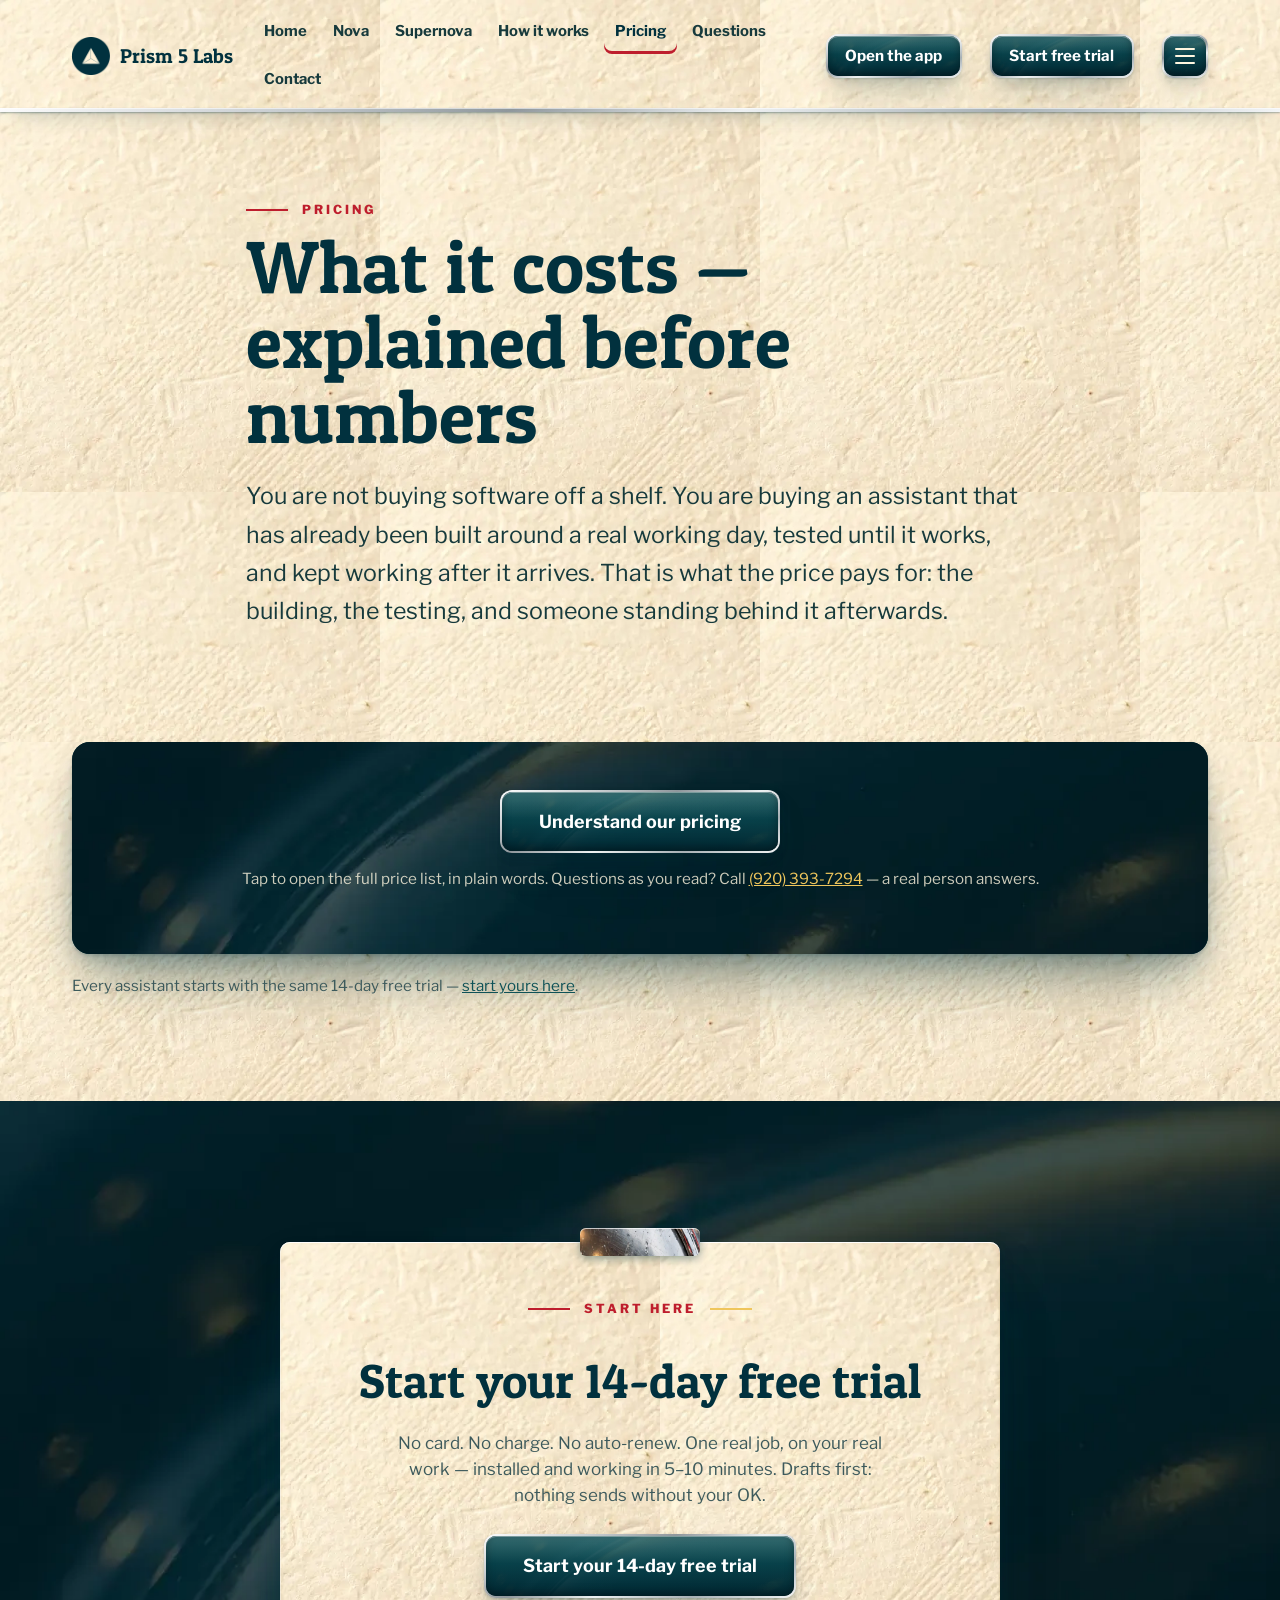
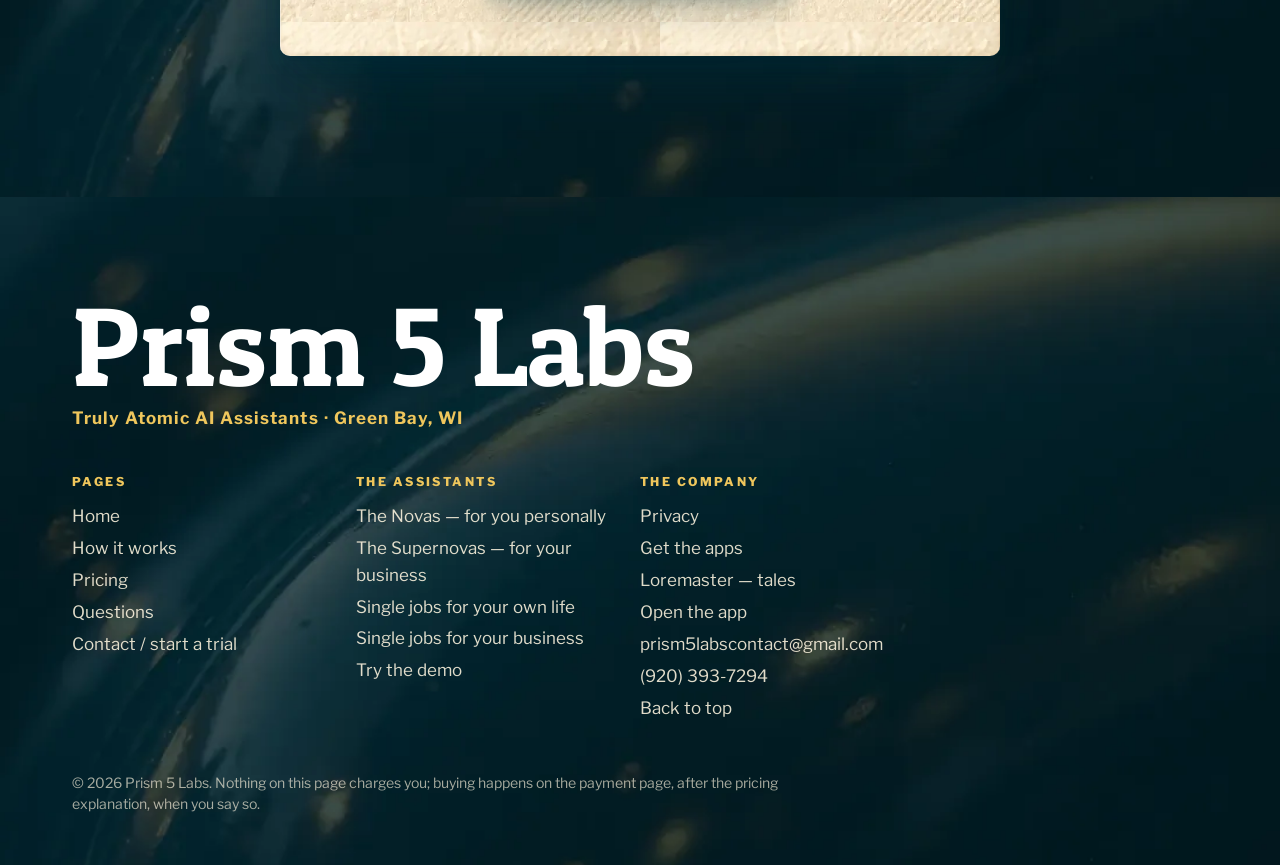
<file: pricing.html>
<!DOCTYPE html>
<html lang="en">
<head>
<meta charset="UTF-8">
<meta name="viewport" content="width=device-width, initial-scale=1.0">
<title>Pricing, explained first | Prism 5 Labs</title>
<meta name="description" content="Prism 5 Labs pricing, explained in plain words before any numbers: what a Spark, a Plug, a Satellite and a Supernova are, and the four ways to pay.">
<meta property="og:type" content="website" />
<meta property="og:title" content="Prism 5 Labs — Your own AI, built for you" />
<meta property="og:description" content="A personal assistant that does the work: inbox, calendar, messages, bookings, follow-ups and paperwork, handled in the background. Let us handle the noise so you can focus on what you want and need to do." />
<meta property="og:image" content="https://prism5labs.com/assets/img/og-supernova-poster.webp" />
<meta property="og:image:width" content="1094" />
<meta property="og:image:height" content="2234" />
<meta property="og:image:alt" content="Supernova poster — a teal prism bursting through red clouds under a starburst, Prism 5 Labs" />
<meta name="twitter:card" content="summary_large_image" />
<meta name="twitter:title" content="Prism 5 Labs — Your own AI, built for you" />
<meta name="twitter:description" content="A personal assistant that does the work: inbox, calendar, messages, bookings, follow-ups and paperwork, handled in the background." />
<meta name="twitter:image" content="https://prism5labs.com/assets/img/og-supernova-poster.webp" />
<meta name="thumbnail" content="https://prism5labs.com/assets/img/og-supernova-poster.webp" />
<link rel="icon" href="assets/favicon-192.png" sizes="192x192" type="image/png">
<link rel="icon" href="assets/favicon-512.png" sizes="512x512" type="image/png">
<link rel="apple-touch-icon" href="assets/apple-touch-icon.png">
<link rel="preconnect" href="https://fonts.googleapis.com">
<link rel="preconnect" href="https://fonts.gstatic.com" crossorigin>
<link href="https://fonts.googleapis.com/css2?family=Patua+One&family=Libre+Franklin:ital,wght@0,400;0,500;0,600;0,700;0,800;1,400&display=swap" rel="stylesheet">
<link rel="stylesheet" href="assets/site.css">
</head>
<body id="top">
<header class="site">
  <div class="wrap bar">
    <a class="brand" href="index.html"><img src="assets/prism-mark-160.png" alt="Prism 5 Labs card mark"><b>Prism 5 Labs</b></a>
    <nav class="main" aria-label="Pages"><a href="index.html">Home</a><a href="nova.html">Nova</a><a href="supernova.html">Supernova</a><a href="how.html">How it works</a><a href="pricing.html" aria-current="page">Pricing</a><a href="faq.html">Questions</a><a href="contact.html">Contact</a></nav>
    <a class="btn small app-open" href="https://app.prism5labs.com">Open the app</a>
    <a class="btn small trial-open" href="contact.html">Start free trial</a>
    <button class="burger drawer-open" type="button" aria-label="Open the menu" aria-expanded="false" aria-controls="siteDrawer"><span></span><span></span><span></span></button>
  </div>
</header>
<div class="scrim" id="siteScrim"></div>
<aside class="drawer" id="siteDrawer" aria-label="Site menu" aria-hidden="true">
  <div class="d-head">
    <img src="assets/prism-mark-160.png" alt="">
    <b>Menu</b>
    <button class="drawer-close" type="button" aria-label="Close the menu">&times;</button>
  </div>
  <nav class="d-nav" aria-label="Pages">
    <p class="d-group">Pages</p>
    <a href="index.html">Home</a>
    <a href="nova.html">Nova</a>
    <a href="supernova.html">Supernova</a>
    <a href="how.html">How it works</a>
    <a href="pricing.html" aria-current="page">Pricing</a>
    <a href="faq.html">Questions</a>
    <a href="contact.html">Contact</a>
    <a href="apps.html">Get the apps</a>
    <a href="demo.html">Demo</a>
    <a href="privacy.html">Privacy</a>
  </nav>
  <nav class="d-nav" aria-label="Apps">
    <p class="d-group">The apps — in your browser</p>
    <a href="https://app.prism5labs.com">Open the Prism app<span class="ext">web</span></a>
    <a href="https://nova.prism5labs.com">Nova<span class="ext">web app</span></a>
    <a href="https://supernova.prism5labs.com">Supernova<span class="ext">web app</span></a>
    <p class="d-group">Android — direct install</p>
    <a href="apks/nova.apk" download>Nova<span class="ext">.apk</span></a>
    <a href="apks/supernova.apk" download>Supernova<span class="ext">.apk</span></a>
    <a href="apks/prism.apk" download>Prism<span class="ext">.apk</span></a>
    <a href="apps.html">Get the apps — every way in →</a>
  </nav>
  <nav class="d-nav d-side" aria-label="Loremaster">
    <p class="d-group">Off to the side</p>
    <a href="https://loremaster-app-live.onrender.com">Loremaster — tales<span class="ext">web</span></a>
    <a href="apks/loremaster.apk" download>Loremaster for Android<span class="ext">.apk</span></a>
  </nav>
  <div class="d-foot">
    <a class="btn" href="contact.html">Start your 14-day free trial</a>
    <p class="note">No card. No charge. No auto-renew.</p>
  </div>
</aside>


<section class="chapter tight on-cream">
  <div class="wrap manifesto">
    <p class="kicker reveal">Pricing</p>
    <h1 class="d2 reveal" style="margin:.6rem 0 .8rem">What it costs — explained before numbers</h1>
    <p class="lede reveal">You are not buying software off a shelf. You are buying an assistant that has already been built around a real working day, tested until it works, and kept working after it arrives. That is what the price pays for: the building, the testing, and someone standing behind it afterwards.</p>
  </div>
</section>

<section class="chapter tight on-cream" style="padding-top:0">
  <div class="wrap">
    <details class="gate reveal" id="pricingGate">
      <summary><span class="btn big">Understand our pricing</span>
      <p class="note" style="margin-top:14px">Tap to open the full price list, in plain words. Questions as you read? Call <a href="tel:+19203937294">(920) 393-7294</a> — a real person answers.</p></summary>
      <div class="gate-body"><h3 style="margin-top:18px">The pieces, in plain words</h3>
      <p><strong>A Spark</strong> is one button for one job — push it and the job gets done, today and every day. <strong>A Plug</strong> is a Spark with no button to push — it watches for the moment and does the job by itself. <strong>A Satellite</strong> is a whole assistant built around one single job, done every day. <strong>A Supernova</strong> is a whole assistant for an entire front office. <strong>Upkeep</strong> is a small monthly amount for outright buyers — fixes, upgrades, new jobs, priority help — never required, and already included in every monthly plan.</p>
      <p><strong>Four ways to pay:</strong> once, and it's yours for good · monthly, with Upkeep included · monthly for 2 years at a lower price · or a year up front, 12 months for the price of 11. The card company adds a 3% processing fee at checkout — so a Supernova bought outright comes to $514 in total.</p>

      <table class="prices">
        <tr><th>What</th><th>Ways to pay</th><th></th></tr>
        <tr><td><strong>Nova</strong> — a personal assistant (any of the twelve)</td>
            <td>$79 one-time · $10/month</td>
            <td class="buy"><a class="buy-link" href="https://buy.stripe.com/6oUeVc7gQ2M8b38dYyfQI1g?client_reference_id=nova-personal" target="_blank" rel="noopener">Buy $79</a> · <a class="buy-link" href="https://buy.stripe.com/aFa28qbx686s3AG6w6fQI1h?client_reference_id=nova-monthly" target="_blank" rel="noopener">$10/mo</a></td></tr>
        <tr><td><strong>Personal Upkeep</strong> — for Nova owners, optional</td>
            <td>$9/month</td>
            <td class="buy"><a class="buy-link" href="https://buy.stripe.com/bJeaEW8kU9aw8V04nYfQI1f?client_reference_id=personal-upkeep" target="_blank" rel="noopener">Buy $9/mo</a></td></tr>
        <tr><td><strong>Supernova</strong> — a whole front office (any of the twelve)</td>
            <td>$499 one-time · $49/month · $39/month on a 2-year plan · $539/year</td>
            <td class="buy"><a class="buy-link" href="https://buy.stripe.com/8x2fZg1Ww86s0ou07IfQI00?client_reference_id=supernova" target="_blank" rel="noopener">Buy $499</a> · <a class="buy-link" href="https://buy.stripe.com/aFaeVc1WwaeA7QW9IifQI07?client_reference_id=supernova-monthly" target="_blank" rel="noopener">$49/mo</a> · <a class="buy-link" href="https://buy.stripe.com/4gMdR844EaeA5IO6w6fQI08?client_reference_id=supernova-monthly-2yr" target="_blank" rel="noopener">$39/mo</a> · <a class="buy-link" href="https://buy.stripe.com/4gM00i8kU0E04EKaMmfQI09?client_reference_id=supernova-annual" target="_blank" rel="noopener">$539/yr</a></td></tr>
        <tr><td><strong>Satellite</strong> — one job, done every day</td>
            <td>$99 one-time · $33/month · $26/month on a 2-year plan · $363/year</td>
            <td class="buy"><a class="buy-link" href="https://buy.stripe.com/6oUaEW30A9aw2wC5s2fQI02?client_reference_id=satellite" target="_blank" rel="noopener">Buy $99</a> · <a class="buy-link" href="https://buy.stripe.com/bJeeVc0Ss2M82wC8EefQI0a?client_reference_id=satellite-monthly" target="_blank" rel="noopener">$33/mo</a> · <a class="buy-link" href="https://buy.stripe.com/3cI4gygRq0E0c7cdYyfQI0b?client_reference_id=satellite-monthly-2yr" target="_blank" rel="noopener">$26/mo</a> · <a class="buy-link" href="https://buy.stripe.com/fZucN48kUbiE0ou2fQfQI0c?client_reference_id=satellite-annual" target="_blank" rel="noopener">$363/yr</a></td></tr>
        <tr><td><strong>Upkeep</strong> — for Supernova &amp; Satellite owners, optional</td>
            <td>$29/month</td>
            <td class="buy"><a class="buy-link" href="https://buy.stripe.com/6oU3cueJieuQ6MS7AafQI0d?client_reference_id=upkeep" target="_blank" rel="noopener">Buy $29/mo</a></td></tr>
        <tr><td><strong>Sparks &amp; Plugs</strong> — single jobs, à la carte</td>
            <td>Spark $19 personal / $25 business · Plug $39 personal / $59 business — one-time</td>
            <td class="buy"><a class="buy-link" href="nova.html#jobs">For me ↓</a> · <a class="buy-link" href="supernova.html#jobs">For my business ↓</a></td></tr>
      </table>
      <p class="note">Every purchase includes 300 chat messages a month, free forever. Every assistant starts with the same 14-day free trial. And the promise stands behind all of it: <strong>14-day money-back</strong> — if it isn't for you, say so within 14 days of buying and we refund you.</p>

      <h3 style="margin-top:2.4rem">Build your own</h3>
      <p>Say the word. Thirty seconds. Pick a tier, pick what it does, pick its style — the total is honest and in the open, and nothing is charged here.</p>
      <div class="build-panel" id="buildPanel">
        <div class="build-step" style="margin-top:0">
          <label for="buildTier">1 · Pick your tier</label>
          <select id="buildTier">
            <option value="supernova">Supernova — the whole front office</option>
            <option value="satellite">Satellite — one job, done well</option>
            <option value="boosters">Boosters only — Sparks &amp; Plugs, no assistant</option>
          </select>
        </div>
        <div class="build-step">
          <span class="build-label" id="jobsLabel">2 · Pick what it does</span>
          <div class="toggle" role="group" aria-label="Whose prices">
            <button type="button" id="audPersonal" aria-pressed="true">For me</button>
            <button type="button" id="audBusiness" aria-pressed="false">For my business</button>
          </div>
          <div><button class="jobs-toggle" id="jobsToggle" type="button" aria-expanded="false" aria-controls="jobsPanel">Choose the jobs <span id="jobsCount"></span><span aria-hidden="true"> ▾</span></button></div>
          <div class="jobs-panel" id="jobsPanel" role="group" aria-labelledby="jobsLabel" hidden></div>
          <p class="note" id="jobsNote" style="margin-top:.6rem">Checked jobs are included in its price.</p>
        </div>
        <div class="build-step">
          <label for="buildStyle">3 · Pick its style</label>
          <select id="buildStyle">
            <option>Warm and friendly</option>
            <option>Crisp and professional</option>
            <option>Calm and steady</option>
            <option>Dry and witty</option>
          </select>
        </div>
        <p class="build-total" id="buildTotal" role="status"></p>
        <div class="build-actions">
          <button class="btn" id="buildIt" type="button">Build it — send us the request</button>
          <a class="textlink" href="contact.html">Or start with the free trial</a>
        </div>
        <p class="confirm" id="buildConfirm">Your build is written out in your email app, addressed to us — send it and we will write back with the next step. Nothing is charged here.</p>
      </div>

      <h3 style="margin-top:2.4rem">Referrals — Prism Pass</h3>
      <p><strong>Pass it on!</strong> Every assistant includes a pass to share.</p>
      <div class="referral-rows">
        <div class="referral-row"><span>First Light — a friend’s first order with your pass</span><strong>25% off</strong></div>
        <div class="referral-row"><span>For each friend who becomes a paying customer</span><strong>$10 credit</strong></div>
        <div class="referral-row"><span>After three paying referrals</span><strong>6 months’ upkeep free</strong></div>
        <div class="referral-row"><span>When a share you made brings in a customer</span><strong>$5 credit</strong></div>
      </div></div>
    </details>
    <p class="note reveal" style="margin-top:20px">Every assistant starts with the same 14-day free trial — <a href="contact.html">start yours here</a>.</p>
  </div>
</section>

<section class="chapter on-teal on-dark">
  <div class="wrap">
    <div class="contract reveal">
      <p class="kicker center">Start here</p>
      <h2>Start your 14-day free trial</h2>
      <p>No card. No charge. No auto-renew. One real job, on your real work — installed and working in 5–10 minutes. Drafts first: nothing sends without your OK.</p>
      <a class="btn big" href="contact.html">Start your 14-day free trial</a>
    </div>
  </div>
</section>
<footer>
  <div class="wrap">
    <p class="wordmark">Prism 5 Labs</p>
    <p class="tagline">Truly Atomic AI Assistants · Green Bay, WI</p>
    <div class="sitemap">
      <div>
        <h4>Pages</h4>
        <ul>
          <li><a href="index.html">Home</a></li>
          <li><a href="how.html">How it works</a></li>
          <li><a href="pricing.html">Pricing</a></li>
          <li><a href="faq.html">Questions</a></li>
          <li><a href="contact.html">Contact / start a trial</a></li>
        </ul>
      </div>
      <div>
        <h4>The assistants</h4>
        <ul>
          <li><a href="nova.html">The Novas — for you personally</a></li>
          <li><a href="supernova.html">The Supernovas — for your business</a></li>
          <li><a href="nova.html#jobs">Single jobs for your own life</a></li>
          <li><a href="supernova.html#jobs">Single jobs for your business</a></li>
          <li><a href="/demo.html">Try the demo</a></li>
        </ul>
      </div>
      <div>
        <h4>The company</h4>
        <ul>
          <li><a href="/privacy">Privacy</a></li>
          <li><a href="apps.html">Get the apps</a></li>
          <li><a href="https://loremaster-app-live.onrender.com">Loremaster — tales</a></li>
          <li><a href="https://app.prism5labs.com">Open the app</a></li>
          <li><a href="mailto:prism5labscontact@gmail.com">prism5labscontact@gmail.com</a></li>
          <li><a href="tel:+19203937294">(920) 393-7294</a></li>
          <li><a href="#top">Back to top</a></li>
        </ul>
      </div>
    </div>
    <p class="legal">© 2026 Prism 5 Labs. Nothing on this page charges you; buying happens on the payment page, after the pricing explanation, when you say so.</p>
  </div>
</footer>

<div class="mobile-cta"><a class="btn" href="https://app.prism5labs.com">Open the app</a><button class="btn drawer-open" type="button" aria-expanded="false" aria-controls="siteDrawer">Menu</button></div>
<script src="assets/site.js"></script>
<script>
/* ---------- Build your own (restored, inside the pricing gate) ---------- */
(function(){
  var panel = document.getElementById('buildPanel');
  if (!panel) return;
  var JOBS = [
    {id:'morning-briefing', name:'Morning Briefing', type:'Spark'},
    {id:'inbox-sorting', name:'Inbox Sorting Drafts', type:'Plug'},
    {id:'find-a-time', name:'Find a Time', type:'Spark'},
    {id:'whos-this', name:"Who's This?", type:'Spark'},
    {id:'meeting-notes-summary', name:'Meeting Notes Summary', type:'Spark'},
    {id:'invoice-helper', name:'Invoice Helper', type:'Spark'},
    {id:'end-of-day-wrap', name:'End of Day Wrap', type:'Spark'},
    {id:'spreadsheet-report', name:'Spreadsheet Report', type:'Plug'}
  ];
  var PRICE = { Spark:{personal:19, business:25}, Plug:{personal:39, business:59} };
  var audience = 'personal';
  var jobsPanel = document.getElementById('jobsPanel'),
      jobsToggle = document.getElementById('jobsToggle'),
      tierSel = document.getElementById('buildTier'),
      styleSel = document.getElementById('buildStyle'),
      totalEl = document.getElementById('buildTotal'),
      noteEl = document.getElementById('jobsNote'),
      countEl = document.getElementById('jobsCount');
  function jobById(id){ for (var i=0;i<JOBS.length;i++) if (JOBS[i].id===id) return JOBS[i]; return null; }
  function renderJobs(){
    var checked = {};
    jobsPanel.querySelectorAll('input[type=checkbox]').forEach(function(cb){ if (cb.checked) checked[cb.value]=true; });
    jobsPanel.innerHTML = '';
    JOBS.forEach(function(j){
      var row = document.createElement('label'); row.className = 'job-check';
      var cb = document.createElement('input'); cb.type='checkbox'; cb.value=j.id;
      if (checked[j.id]) cb.checked = true;
      cb.addEventListener('change', update);
      var nm = document.createElement('span'); nm.className='job-name'; nm.textContent = j.name;
      var pr = document.createElement('span'); pr.className='job-price';
      pr.textContent = j.type + ' · $' + PRICE[j.type][audience];
      row.appendChild(cb); row.appendChild(nm); row.appendChild(pr);
      jobsPanel.appendChild(row);
    });
  }
  function selections(){
    var jobs = [];
    jobsPanel.querySelectorAll('input[type=checkbox]').forEach(function(cb){ if (cb.checked) jobs.push(cb.value); });
    return { tier: tierSel.value, jobs: jobs, style: styleSel.value };
  }
  function totalFor(sel){
    if (sel.tier === 'supernova') return {label:'Supernova', total:499};
    if (sel.tier === 'satellite') return {label:'Satellite', total:99};
    var t = 0;
    sel.jobs.forEach(function(id){ var j = jobById(id); if (j) t += PRICE[j.type][audience]; });
    return {label:'Boosters only', total:t};
  }
  function update(){
    var sel = selections(), t = totalFor(sel);
    countEl.textContent = sel.jobs.length ? '(' + sel.jobs.length + ' picked)' : '';
    noteEl.textContent = sel.tier === 'boosters'
      ? 'Boosters only: each job priced on its own.'
      : 'Checked jobs are included in its price.';
    totalEl.textContent = 'Your build: ' + t.label +
      (sel.jobs.length ? ' · ' + sel.jobs.length + ' job' + (sel.jobs.length>1?'s':'') + ' picked' : ' · no jobs picked yet') +
      ' — $' + t.total + ' one-time';
  }
  jobsToggle.addEventListener('click', function(){
    var opening = jobsPanel.hasAttribute('hidden');
    if (opening) jobsPanel.removeAttribute('hidden'); else jobsPanel.setAttribute('hidden','');
    jobsToggle.setAttribute('aria-expanded', opening ? 'true' : 'false');
  });
  tierSel.addEventListener('change', update);
  function setAudience(a){
    audience = a;
    document.getElementById('audPersonal').setAttribute('aria-pressed', a==='personal' ? 'true' : 'false');
    document.getElementById('audBusiness').setAttribute('aria-pressed', a==='business' ? 'true' : 'false');
    renderJobs(); update();
  }
  document.getElementById('audPersonal').addEventListener('click', function(){ setAudience('personal'); });
  document.getElementById('audBusiness').addEventListener('click', function(){ setAudience('business'); });
  document.getElementById('buildIt').addEventListener('click', function(){
    var sel = selections(), t = totalFor(sel);
    var names = sel.jobs.map(function(id){ var j = jobById(id); return j ? j.name : id; });
    var body = 'Please build this for me.\n\nTier: ' + t.label +
      '\nFor: ' + (audience === 'personal' ? 'me, personally' : 'my business') +
      '\nJobs: ' + (names.length ? names.join(', ') : '(none picked)') +
      '\nStyle: ' + sel.style +
      '\nTotal shown on the site: $' + t.total + ' one-time' +
      '\n\nNothing charged — send me the next step first.';
    window.location.href = 'mailto:prism5labscontact@gmail.com?subject=' +
      encodeURIComponent('Build your own — Prism 5 Labs') + '&body=' + encodeURIComponent(body);
    document.getElementById('buildConfirm').style.display = 'block';
  });
  renderJobs(); update();
})();
</script>

</body>
</html>
</file>
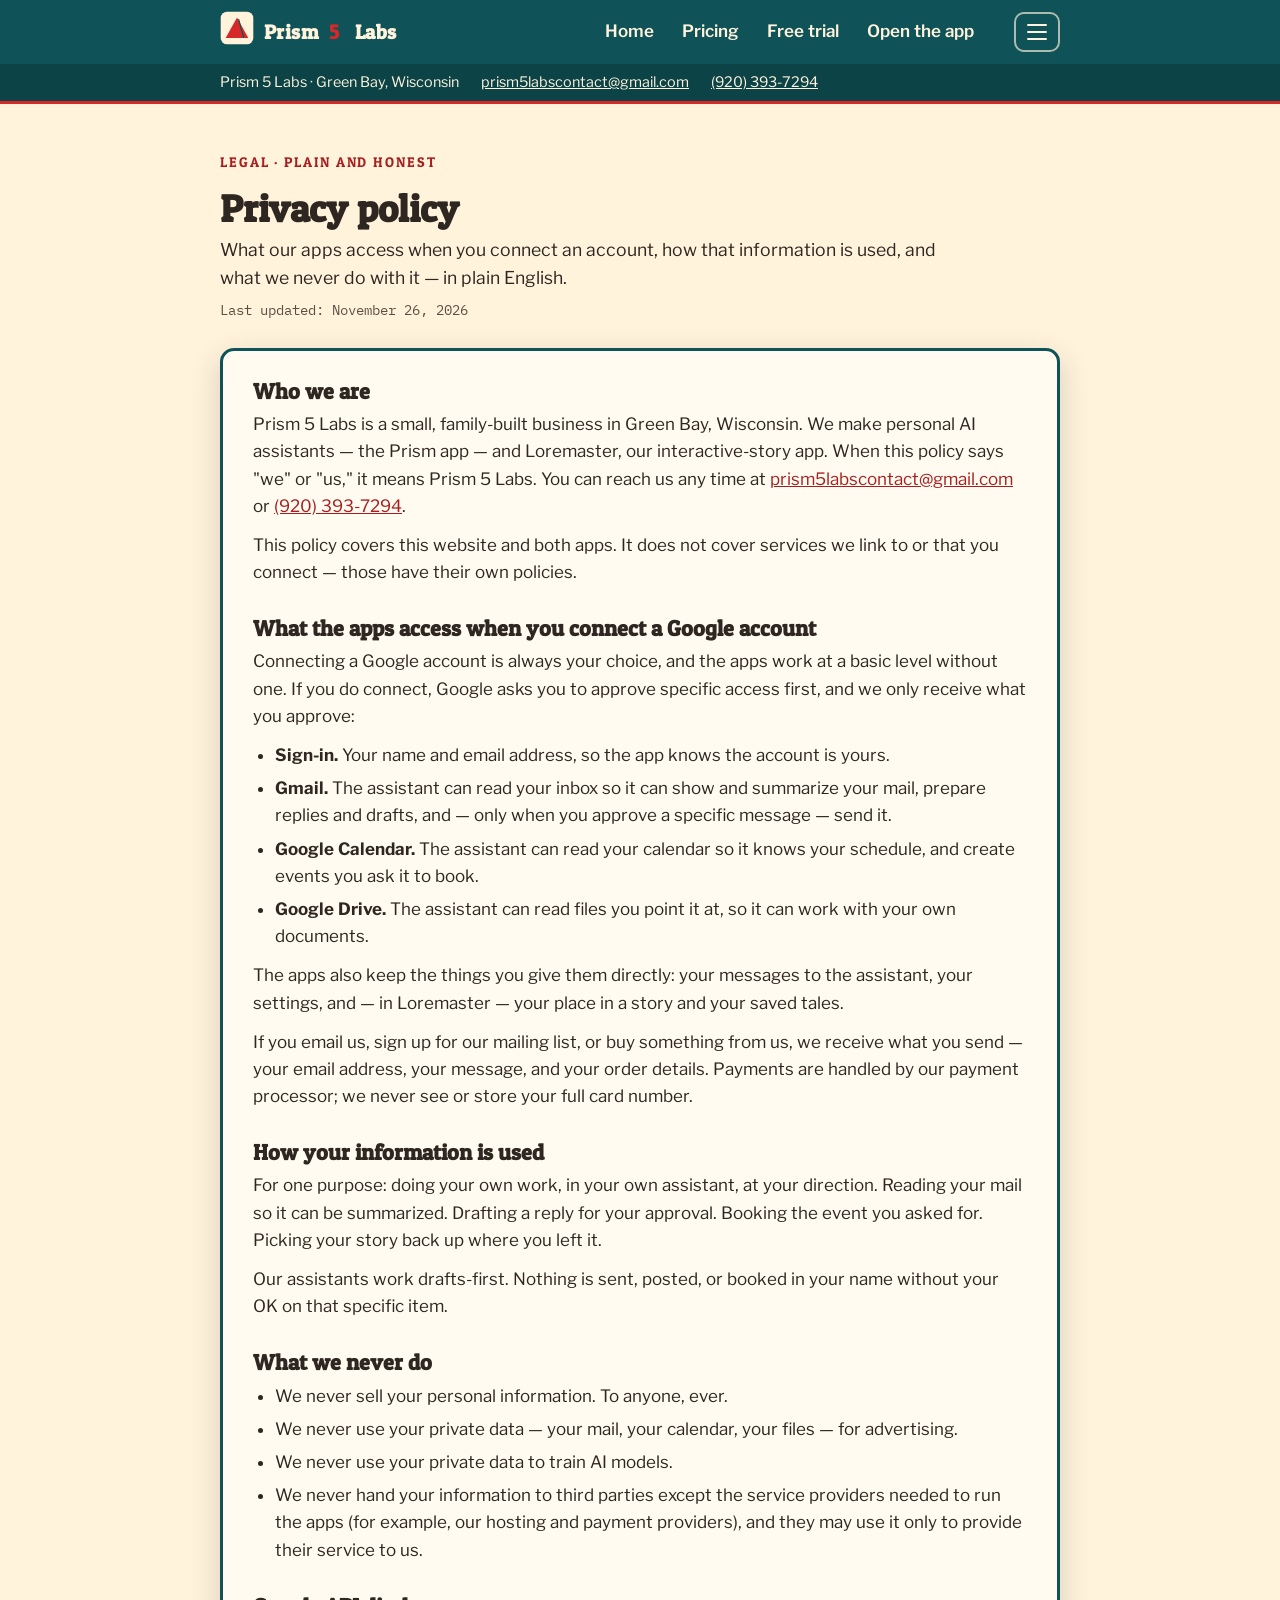
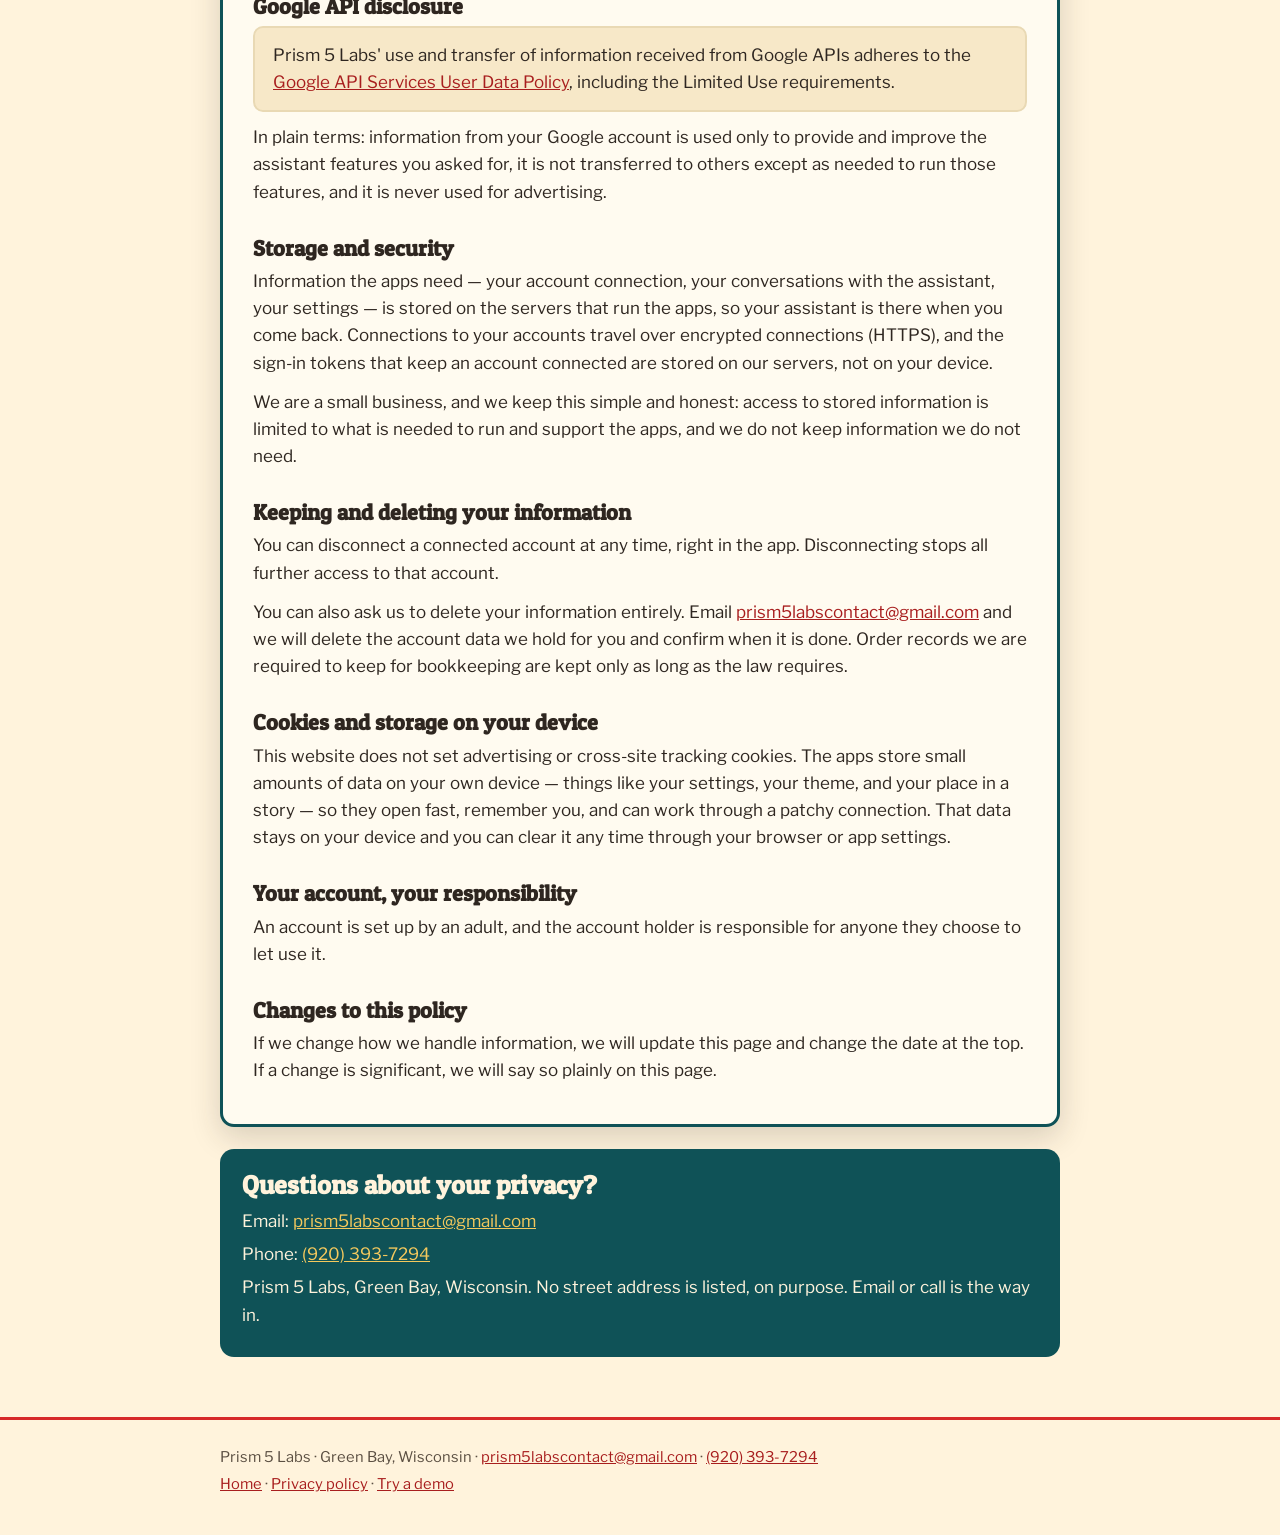
<file: privacy.html>
<!doctype html>
<html lang="en">
<head>
<meta charset="utf-8" />
<meta name="viewport" content="width=device-width, initial-scale=1, viewport-fit=cover" />
<meta name="color-scheme" content="light" />
<title>Privacy policy — Prism 5 Labs</title>
<meta name="description" content="The Prism 5 Labs privacy policy, in plain English: what our apps access when you connect an account, how that information is used, and what we never do with it." />
<meta property="og:type" content="website" />
<meta property="og:title" content="Privacy policy — Prism 5 Labs" />
<meta property="og:description" content="What our apps access, how it is used, and what we never do with it. Plain English, no fine print games." />
<link rel="preconnect" href="https://fonts.googleapis.com" />
<link rel="preconnect" href="https://fonts.gstatic.com" crossorigin />
<link href="https://fonts.googleapis.com/css2?family=Patua+One&family=Libre+Franklin:ital,wght@0,400;0,500;0,600;0,700;0,800;1,400&family=IBM+Plex+Mono:wght@400;700&display=swap" rel="stylesheet" />
  <link rel="icon" type="image/png" sizes="192x192" href="assets/favicon-192.png" />
  <link rel="icon" type="image/png" sizes="512x512" href="assets/favicon-512.png" />
  <link rel="apple-touch-icon" sizes="180x180" href="assets/apple-touch-icon.png" />
<style>
  :root{
    --red:#D62828;
    --red-dark:#A81E1E;
    --black:#0F5257;
    --charcoal:#2E2620;
    --warm-white:#FFF3DC;
    --paper:#FFFBF0;
    --warm-tint:#F7E8C8;
    --warm-line:#E9D9B4;
    --glow:#2E7D74;
    --butter:#F4C95D;
    --ink:var(--charcoal);
    --line:rgba(46,38,32,.22);
    --radius:14px;
    --font-head:"Patua One","Rockwell","Zilla Slab",Georgia,serif;
    --font-mono:"IBM Plex Mono",ui-monospace,Menlo,Consolas,monospace;
    --font-body:"Libre Franklin","Franklin Gothic Medium",Helvetica,Arial,sans-serif;
  }
  *{box-sizing:border-box}
  html{scroll-behavior:smooth;-webkit-text-size-adjust:100%;text-size-adjust:100%;overflow-x:clip}
  body{margin:0;background:var(--warm-white);color:var(--ink);font-family:var(--font-body);font-size:17px;line-height:1.6;-webkit-font-smoothing:antialiased}
  h1,h2,h3{font-family:var(--font-head);line-height:1.12;margin:0;font-weight:600}
  a{color:var(--red-dark)}
  :focus-visible{outline:3px solid var(--red);outline-offset:2px}
  .wrap{max-width:880px;margin:0 auto;padding:0 20px}

  header.site{position:sticky;top:0;z-index:40;background:var(--black);border-bottom:3px solid var(--red)}
  .site-bar{display:flex;align-items:center;gap:18px;min-height:64px}
  .brand{font-family:var(--font-head);font-weight:600;font-size:1.25rem;color:var(--warm-white);text-decoration:none;letter-spacing:.02em;white-space:nowrap;display:inline-flex;align-items:center;gap:10px}
  .brand b{color:var(--red);font-weight:700}
  .site nav{margin-left:auto;display:flex;gap:4px}
  .site nav a{color:var(--warm-white);text-decoration:none;font-weight:600;padding:10px 12px;border-radius:8px}
  .site nav a:hover{background:rgba(255,243,220,.14)}
  .contact-strip{background:rgba(0,0,0,.18);color:var(--warm-white);font-size:.9rem}
  .contact-strip .wrap{display:flex;gap:22px;flex-wrap:wrap;padding-top:7px;padding-bottom:7px}
  .contact-strip a{color:var(--warm-white)}

  main{padding:34px 0 60px}
  .eyebrow{font-family:var(--font-head);letter-spacing:.14em;font-size:.85rem;color:var(--red-dark);text-transform:uppercase}
  h1{font-size:2.4rem;margin:8px 0 6px}
  .lede{font-size:1.1rem;max-width:62ch;margin:0 0 8px}
  .updated{font-family:var(--font-mono);font-size:.85rem;color:#5b4f42;margin:0 0 26px}

  .policy{background:var(--paper);border:3px solid var(--black);border-radius:var(--radius);box-shadow:0 10px 30px rgba(46,38,32,.18);padding:28px 30px}
  .policy h2{font-size:1.35rem;margin:30px 0 8px}
  .policy h2:first-child{margin-top:0}
  .policy p{margin:0 0 12px;max-width:68ch}
  .policy ul{margin:0 0 12px;padding-left:22px;max-width:68ch}
  .policy li{margin-bottom:6px}
  .policy .disclosure{background:var(--warm-tint);border:2px solid var(--warm-line);border-radius:10px;padding:14px 18px;margin:0 0 12px}
  .policy .disclosure p{margin:0}

  .contact-card{margin-top:22px;background:var(--black);color:var(--warm-white);border-radius:var(--radius);padding:22px}
  .contact-card h2{color:var(--warm-white);margin-bottom:8px}
  .contact-card a{color:var(--butter)}
  .contact-card p{margin:6px 0}

  footer.site-foot{border-top:3px solid var(--red);padding:22px 0 34px;font-size:.92rem;color:#5b4f42}
  footer.site-foot a{color:var(--red-dark)}
  footer.site-foot p{margin:4px 0}
  @media (max-width:640px){
    h1{font-size:1.9rem}
    .site nav a{padding:10px 8px}
    .site nav a:not(:last-child){display:none}
    .policy{padding:22px 20px}
  }

  /* ---------- slide-out menu (standalone copy) ---------- */
  .mnav-open{flex:none;margin-left:10px;width:46px;height:40px;border-radius:10px;cursor:pointer;
    background:transparent;border:2px solid rgba(255,243,220,.65);
    display:inline-flex;flex-direction:column;align-items:center;justify-content:center;gap:5px}
  .mnav-open span{display:block;width:20px;height:2px;border-radius:1px;background:#FFF3DC}
  body.menu-locked{overflow:hidden}
  .scrim{position:fixed;inset:0;z-index:80;background:rgba(1,49,62,.52);
    opacity:0;visibility:hidden;transition:opacity .5s ease, visibility 0s linear .5s}
  .scrim.open{opacity:1;visibility:visible;transition:opacity .5s ease}
  .drawer{position:fixed;top:0;right:0;bottom:0;z-index:90;width:min(352px,88vw);
    background:#FFF6E0;box-shadow:-18px 0 44px -18px rgba(1,49,62,.55);
    transform:translateX(104%);visibility:hidden;
    transition:transform .55s ease, visibility 0s linear .55s;
    overflow-y:auto;overscroll-behavior:contain;
    font-family:"Libre Franklin",system-ui,sans-serif;color:#173A3C}
  .drawer.open{transform:none;visibility:visible;transition:transform .55s ease}
  .drawer::before{content:"";position:absolute;top:0;bottom:0;left:0;width:4px;
    background:linear-gradient(160deg,#fdfdfd,#8f979c 40%,#eef1f2 58%,#a7b0b5)}
  .drawer .d-head{display:flex;align-items:center;gap:10px;padding:16px 20px 14px;border-bottom:1px solid rgba(1,49,62,.22)}
  .drawer .d-head img{width:34px;height:34px}
  .drawer .d-head b{font-family:"Patua One",serif;font-weight:400;font-size:1.25rem;color:#01313E}
  .drawer-close{margin-left:auto;width:44px;height:44px;border-radius:50%;cursor:pointer;flex:none;
    border:1px solid rgba(1,49,62,.22);background:rgba(255,255,255,.55);color:#01313E;
    font-size:1.45rem;line-height:1;display:flex;align-items:center;justify-content:center}
  .d-nav{padding:14px 12px 4px}
  .d-group{font-size:.72rem;font-weight:800;letter-spacing:.22em;text-transform:uppercase;color:#BE1E2D;margin:10px 10px 6px}
  .d-nav a{display:flex;align-items:center;min-height:48px;padding:.45rem 10px;border-radius:8px;
    color:#173A3C;text-decoration:none;font-weight:700;font-size:1.02rem}
  .d-nav a:hover{background:rgba(15,82,87,.08);color:#01313E}
  .d-nav a[aria-current="page"]{color:#01313E;box-shadow:inset 3px 0 0 #BE1E2D}
  .d-nav a .ext{margin-left:auto;font-size:.8rem;color:#3D5A5C;font-weight:600}
  .d-nav.d-side{border-top:1px solid rgba(1,49,62,.22);margin-top:14px;padding-top:16px}
  .drawer .d-foot{padding:18px 20px 30px;border-top:1px solid rgba(1,49,62,.22);margin-top:14px}
  .drawer .d-foot a{display:flex;align-items:center;justify-content:center;min-height:52px;border-radius:12px;
    background:#01313E;color:#FFF6E0;text-decoration:none;font-weight:700;padding:.8rem 1.2rem;text-align:center}
  .drawer .d-foot .note{margin-top:10px;text-align:center;font-size:.95rem;color:#3D5A5C}
  @media (prefers-reduced-motion: reduce){ .drawer,.scrim{transition:none} }
</style>
</head>
<body>

<header class="site">
  <div class="wrap site-bar">
    <a class="brand" href="/" aria-label="Prism 5 Labs — home">
      <span aria-hidden="true"><svg width="34" height="34" viewBox="0 0 48 48"><rect x="1" y="1" width="46" height="46" rx="9" fill="#FFF3DC"/><path d="M24 9 L40 38 H8 Z" fill="#D62828"/><path d="M26.2 11.5 L33.5 38" stroke="#0F5257" stroke-width="1.8"/></svg></span>
      Prism <b>5</b>&nbsp;Labs
    </a>
    <nav aria-label="Pages">
      <a href="/">Home</a>
      <a href="pricing.html">Pricing</a>
      <a href="contact.html">Free trial</a>
      <a href="https://app.prism5labs.com">Open the app</a>
    </nav>
    <button class="mnav-open drawer-open" type="button" aria-label="Open the menu" aria-expanded="false" aria-controls="siteDrawer"><span></span><span></span><span></span></button>
  </div>
  <div class="contact-strip"><div class="wrap">
    <span>Prism 5 Labs · Green Bay, Wisconsin</span>
    <a href="mailto:prism5labscontact@gmail.com">prism5labscontact@gmail.com</a>
    <a href="tel:+19203937294">(920) 393-7294</a>
  </div></div>
</header>
<div class="scrim" id="siteScrim"></div>
<aside class="drawer" id="siteDrawer" aria-label="Site menu" aria-hidden="true">
  <div class="d-head">
    <img src="assets/prism-mark-160.png" alt="">
    <b>Menu</b>
    <button class="drawer-close" type="button" aria-label="Close the menu">&times;</button>
  </div>
  <nav class="d-nav" aria-label="Pages">
    <p class="d-group">Pages</p>
    <a href="index.html">Home</a>
    <a href="nova.html">Nova</a>
    <a href="supernova.html">Supernova</a>
    <a href="how.html">How it works</a>
    <a href="pricing.html">Pricing</a>
    <a href="faq.html">Questions</a>
    <a href="contact.html">Contact</a>
    <a href="apps.html">Get the apps</a>
    <a href="demo.html">Demo</a>
    <a href="privacy.html" aria-current="page">Privacy</a>
  </nav>
  <nav class="d-nav" aria-label="Apps">
    <p class="d-group">The apps — in your browser</p>
    <a href="https://app.prism5labs.com">Open the Prism app<span class="ext">web</span></a>
    <a href="https://nova.prism5labs.com">Nova<span class="ext">web app</span></a>
    <a href="https://supernova.prism5labs.com">Supernova<span class="ext">web app</span></a>
    <p class="d-group">Android — direct install</p>
    <a href="apks/nova.apk" download>Nova<span class="ext">.apk</span></a>
    <a href="apks/supernova.apk" download>Supernova<span class="ext">.apk</span></a>
    <a href="apks/prism.apk" download>Prism<span class="ext">.apk</span></a>
    <a href="apps.html">Get the apps — every way in →</a>
  </nav>
  <nav class="d-nav d-side" aria-label="Loremaster">
    <p class="d-group">Off to the side</p>
    <a href="https://loremaster-app-live.onrender.com">Loremaster — tales<span class="ext">web</span></a>
    <a href="apks/loremaster.apk" download>Loremaster for Android<span class="ext">.apk</span></a>
  </nav>
  <div class="d-foot">
    <a href="contact.html">Start your 14-day free trial</a>
    <p class="note">No card. No charge. No auto-renew.</p>
  </div>
</aside>


<main>
  <div class="wrap">
    <p class="eyebrow">Legal · Plain and honest</p>
    <h1>Privacy policy</h1>
    <p class="lede">What our apps access when you connect an account, how that information is used, and what we never do with it — in plain English.</p>
    <p class="updated">Last updated: November 26, 2026</p>

    <div class="policy">
      <h2>Who we are</h2>
      <p>Prism 5 Labs is a small, family-built business in Green Bay, Wisconsin. We make personal AI assistants — the Prism app — and Loremaster, our interactive-story app. When this policy says "we" or "us," it means Prism 5 Labs. You can reach us any time at <a href="mailto:prism5labscontact@gmail.com">prism5labscontact@gmail.com</a> or <a href="tel:+19203937294">(920) 393-7294</a>.</p>
      <p>This policy covers this website and both apps. It does not cover services we link to or that you connect — those have their own policies.</p>

      <h2>What the apps access when you connect a Google account</h2>
      <p>Connecting a Google account is always your choice, and the apps work at a basic level without one. If you do connect, Google asks you to approve specific access first, and we only receive what you approve:</p>
      <ul>
        <li><strong>Sign-in.</strong> Your name and email address, so the app knows the account is yours.</li>
        <li><strong>Gmail.</strong> The assistant can read your inbox so it can show and summarize your mail, prepare replies and drafts, and — only when you approve a specific message — send it.</li>
        <li><strong>Google Calendar.</strong> The assistant can read your calendar so it knows your schedule, and create events you ask it to book.</li>
        <li><strong>Google Drive.</strong> The assistant can read files you point it at, so it can work with your own documents.</li>
      </ul>
      <p>The apps also keep the things you give them directly: your messages to the assistant, your settings, and — in Loremaster — your place in a story and your saved tales.</p>
      <p>If you email us, sign up for our mailing list, or buy something from us, we receive what you send — your email address, your message, and your order details. Payments are handled by our payment processor; we never see or store your full card number.</p>

      <h2>How your information is used</h2>
      <p>For one purpose: doing your own work, in your own assistant, at your direction. Reading your mail so it can be summarized. Drafting a reply for your approval. Booking the event you asked for. Picking your story back up where you left it.</p>
      <p>Our assistants work drafts-first. Nothing is sent, posted, or booked in your name without your OK on that specific item.</p>

      <h2>What we never do</h2>
      <ul>
        <li>We never sell your personal information. To anyone, ever.</li>
        <li>We never use your private data — your mail, your calendar, your files — for advertising.</li>
        <li>We never use your private data to train AI models.</li>
        <li>We never hand your information to third parties except the service providers needed to run the apps (for example, our hosting and payment providers), and they may use it only to provide their service to us.</li>
      </ul>

      <h2>Google API disclosure</h2>
      <div class="disclosure">
        <p>Prism 5 Labs' use and transfer of information received from Google APIs adheres to the <a href="https://developers.google.com/terms/api-services-user-data-policy">Google API Services User Data Policy</a>, including the Limited Use requirements.</p>
      </div>
      <p>In plain terms: information from your Google account is used only to provide and improve the assistant features you asked for, it is not transferred to others except as needed to run those features, and it is never used for advertising.</p>

      <h2>Storage and security</h2>
      <p>Information the apps need — your account connection, your conversations with the assistant, your settings — is stored on the servers that run the apps, so your assistant is there when you come back. Connections to your accounts travel over encrypted connections (HTTPS), and the sign-in tokens that keep an account connected are stored on our servers, not on your device.</p>
      <p>We are a small business, and we keep this simple and honest: access to stored information is limited to what is needed to run and support the apps, and we do not keep information we do not need.</p>

      <h2>Keeping and deleting your information</h2>
      <p>You can disconnect a connected account at any time, right in the app. Disconnecting stops all further access to that account.</p>
      <p>You can also ask us to delete your information entirely. Email <a href="mailto:prism5labscontact@gmail.com">prism5labscontact@gmail.com</a> and we will delete the account data we hold for you and confirm when it is done. Order records we are required to keep for bookkeeping are kept only as long as the law requires.</p>

      <h2>Cookies and storage on your device</h2>
      <p>This website does not set advertising or cross-site tracking cookies. The apps store small amounts of data on your own device — things like your settings, your theme, and your place in a story — so they open fast, remember you, and can work through a patchy connection. That data stays on your device and you can clear it any time through your browser or app settings.</p>

      <h2>Your account, your responsibility</h2>
      <p>An account is set up by an adult, and the account holder is responsible for anyone they choose to let use it.</p>

      <h2>Changes to this policy</h2>
      <p>If we change how we handle information, we will update this page and change the date at the top. If a change is significant, we will say so plainly on this page.</p>
    </div>

    <div class="contact-card">
      <h2>Questions about your privacy?</h2>
      <p>Email: <a href="mailto:prism5labscontact@gmail.com">prism5labscontact@gmail.com</a></p>
      <p>Phone: <a href="tel:+19203937294">(920) 393-7294</a></p>
      <p>Prism 5 Labs, Green Bay, Wisconsin. No street address is listed, on purpose. Email or call is the way in.</p>
    </div>
  </div>
</main>

<footer class="site-foot">
  <div class="wrap">
    <p>Prism 5 Labs · Green Bay, Wisconsin · <a href="mailto:prism5labscontact@gmail.com">prism5labscontact@gmail.com</a> · <a href="tel:+19203937294">(920) 393-7294</a></p>
    <p><a href="/">Home</a> · <a href="/privacy">Privacy policy</a> · <a href="/demo.html">Try a demo</a></p>
  </div>
</footer>


<script>
/* ---------- Slide-out menu (standalone copy) ---------- */
(function(){
  var drawer = document.getElementById('siteDrawer');
  var scrim = document.getElementById('siteScrim');
  if (!drawer || !scrim) return;
  var openers = document.querySelectorAll('.drawer-open');
  var closer = drawer.querySelector('.drawer-close');
  var lastFocus = null;
  function setExpanded(v){ openers.forEach(function(b){ b.setAttribute('aria-expanded', v ? 'true' : 'false'); }); }
  function open(){
    lastFocus = document.activeElement;
    drawer.classList.add('open'); scrim.classList.add('open');
    drawer.setAttribute('aria-hidden', 'false');
    document.body.classList.add('menu-locked'); setExpanded(true);
    if (closer) closer.focus();
  }
  function close(){
    drawer.classList.remove('open'); scrim.classList.remove('open');
    drawer.setAttribute('aria-hidden', 'true');
    document.body.classList.remove('menu-locked'); setExpanded(false);
    if (lastFocus && lastFocus.focus) lastFocus.focus();
  }
  openers.forEach(function(b){ b.addEventListener('click', open); });
  if (closer) closer.addEventListener('click', close);
  scrim.addEventListener('click', close);
  drawer.querySelectorAll('a').forEach(function(a){ a.addEventListener('click', close); });
  document.addEventListener('keydown', function(e){
    if ((e.key === 'Escape' || e.key === 'Esc') && drawer.classList.contains('open')) close();
  });
})();
</script>
</body>
</html>
</file>
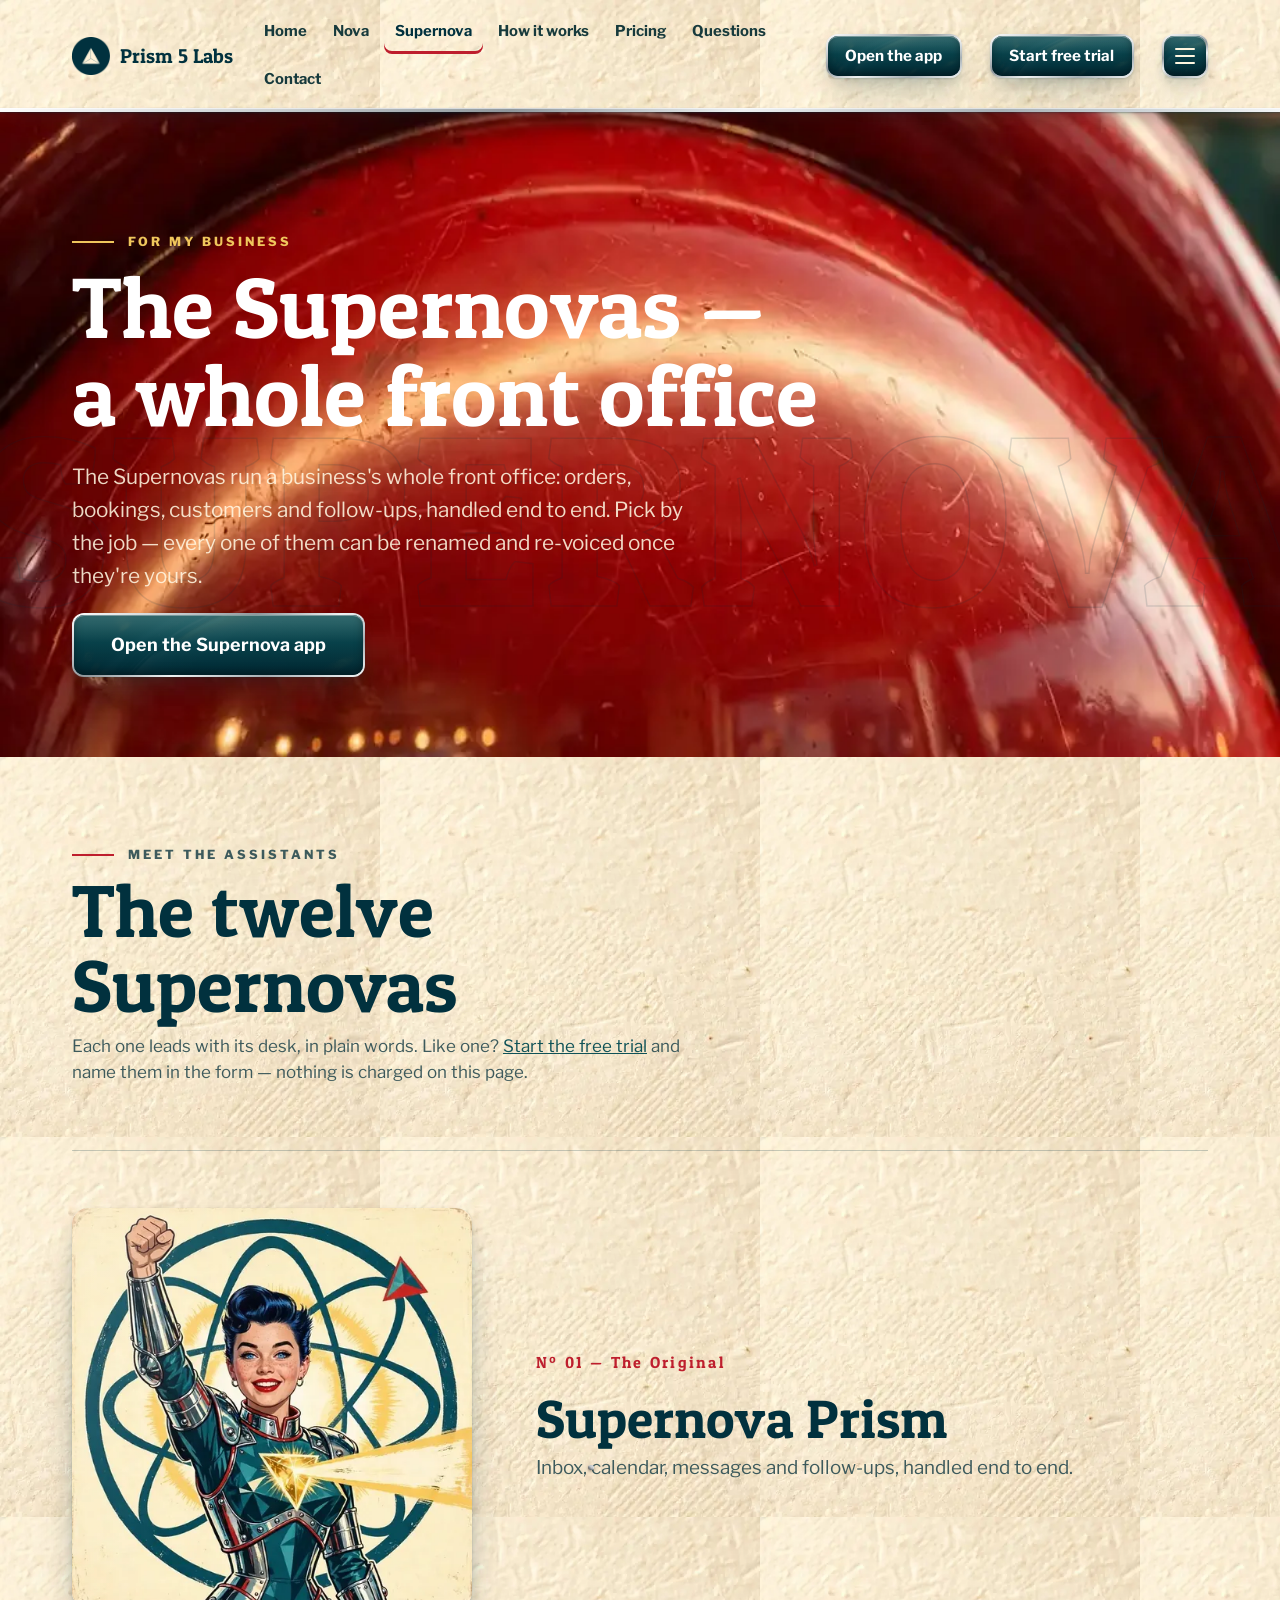
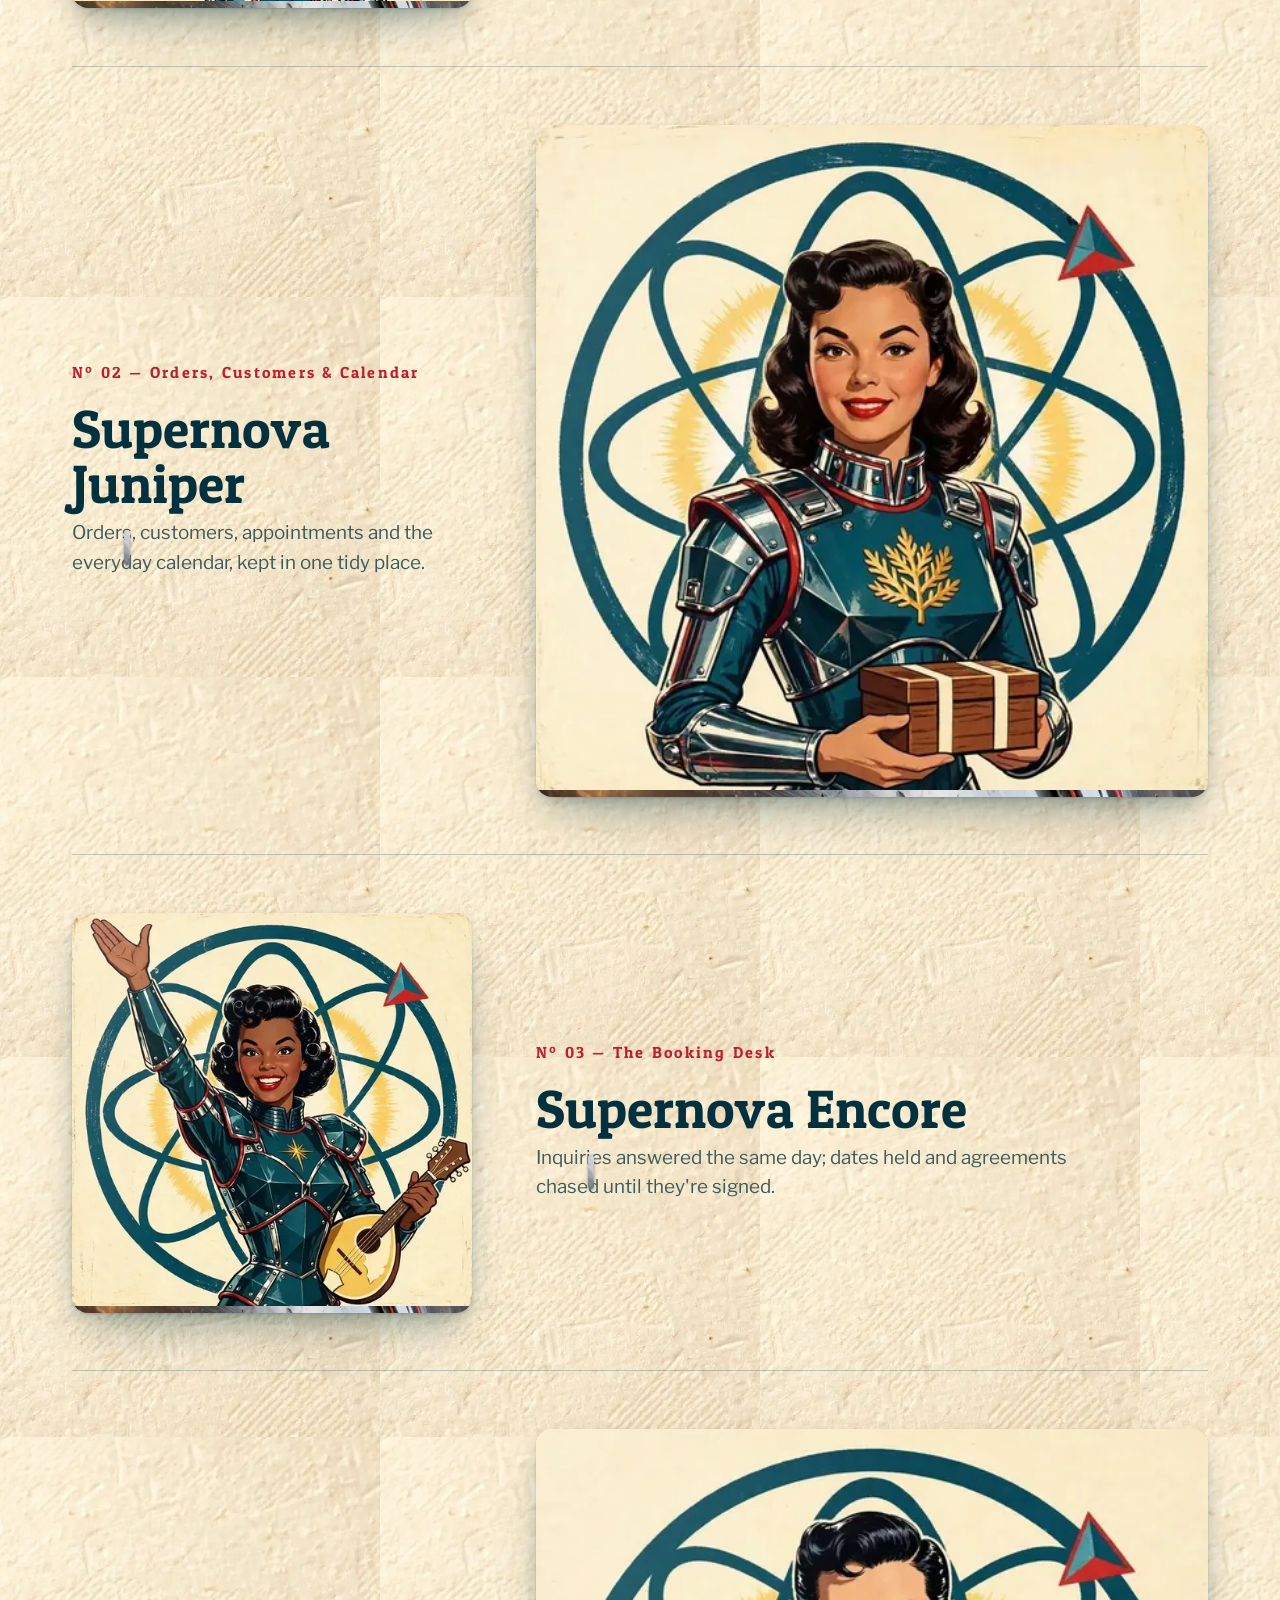
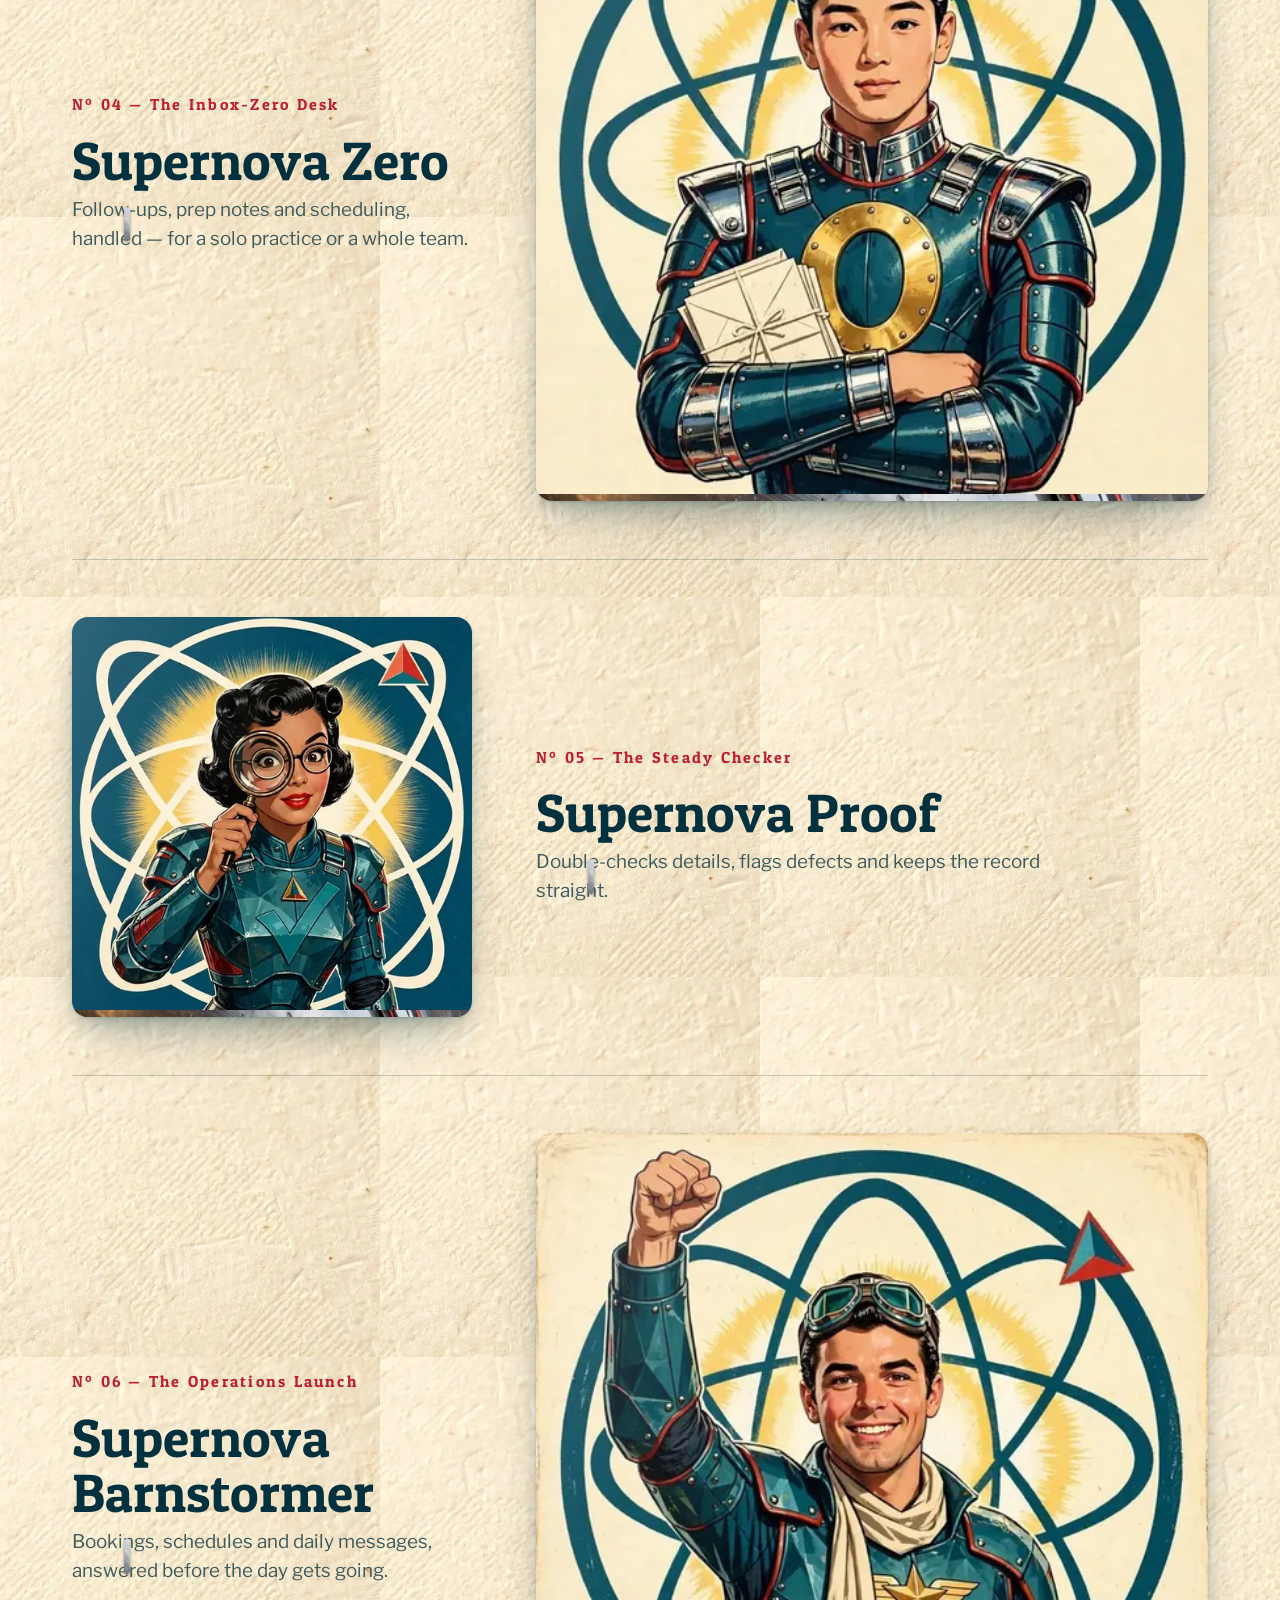
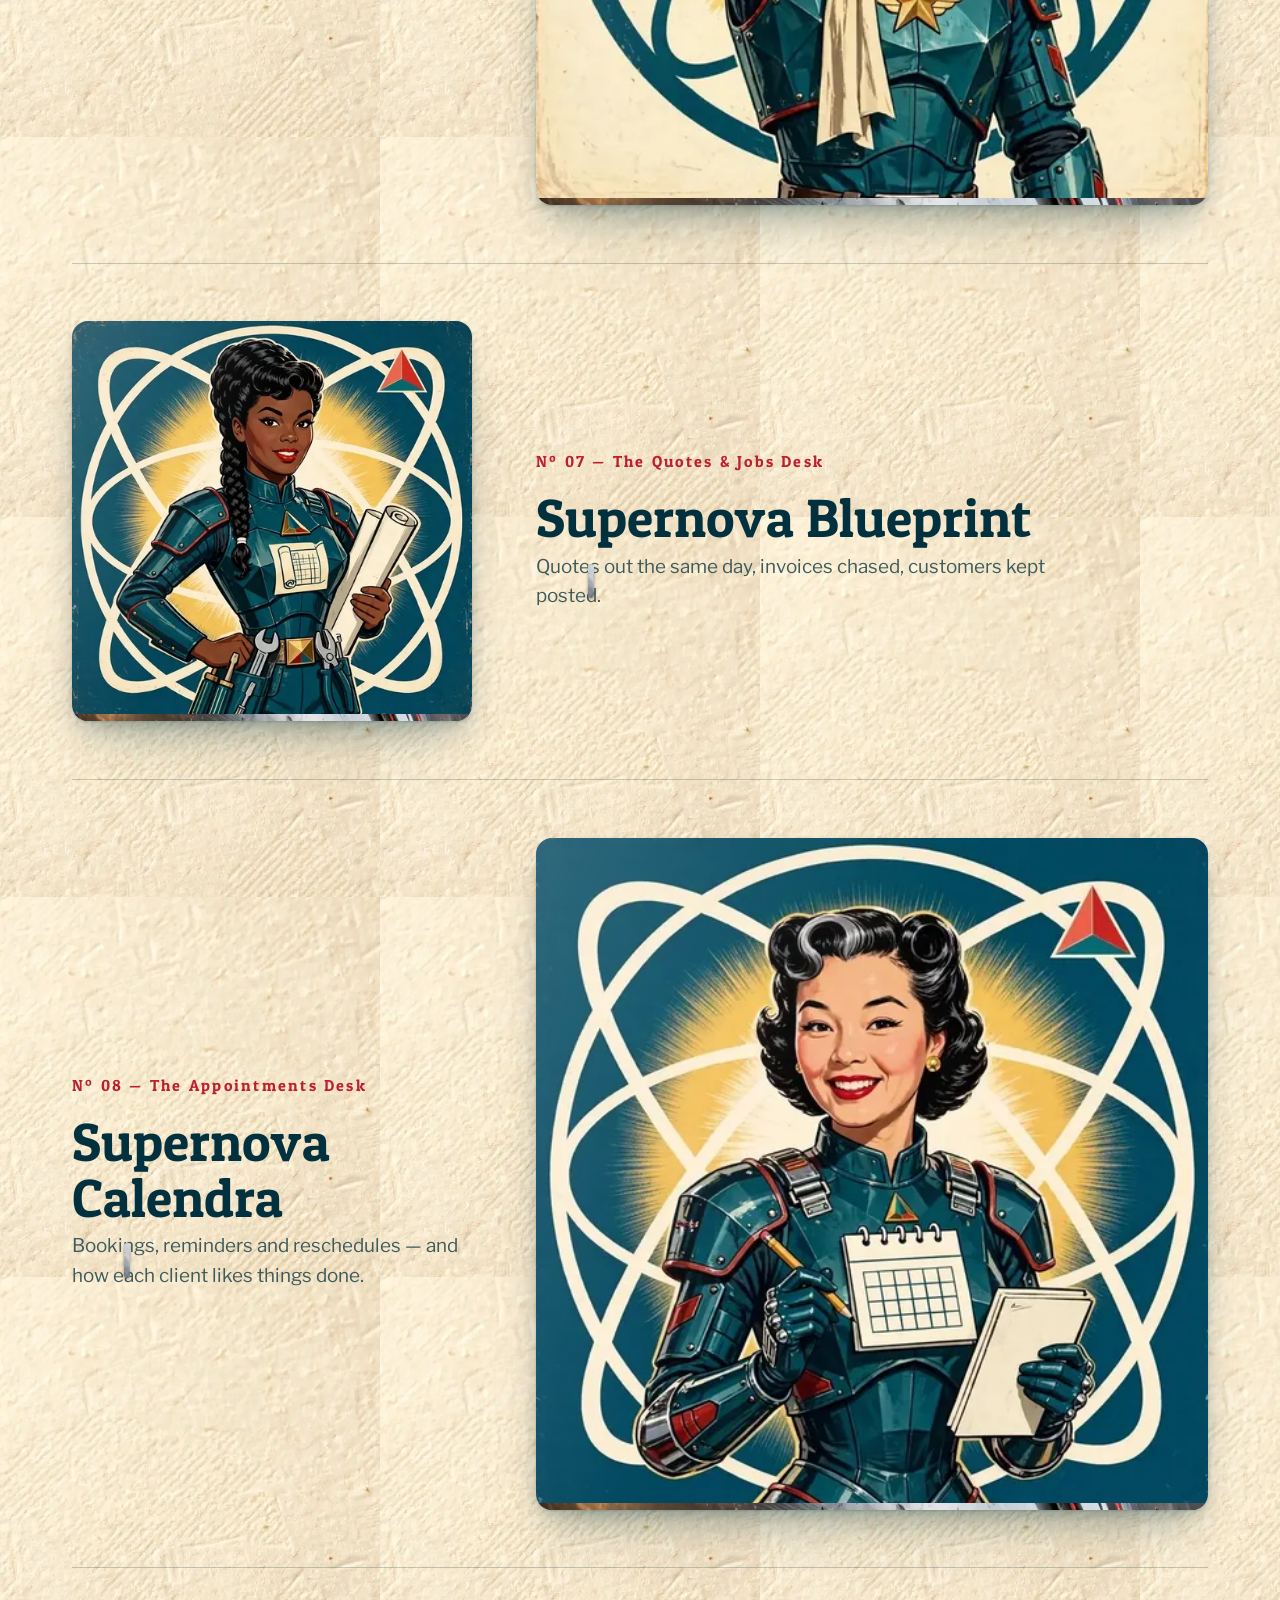
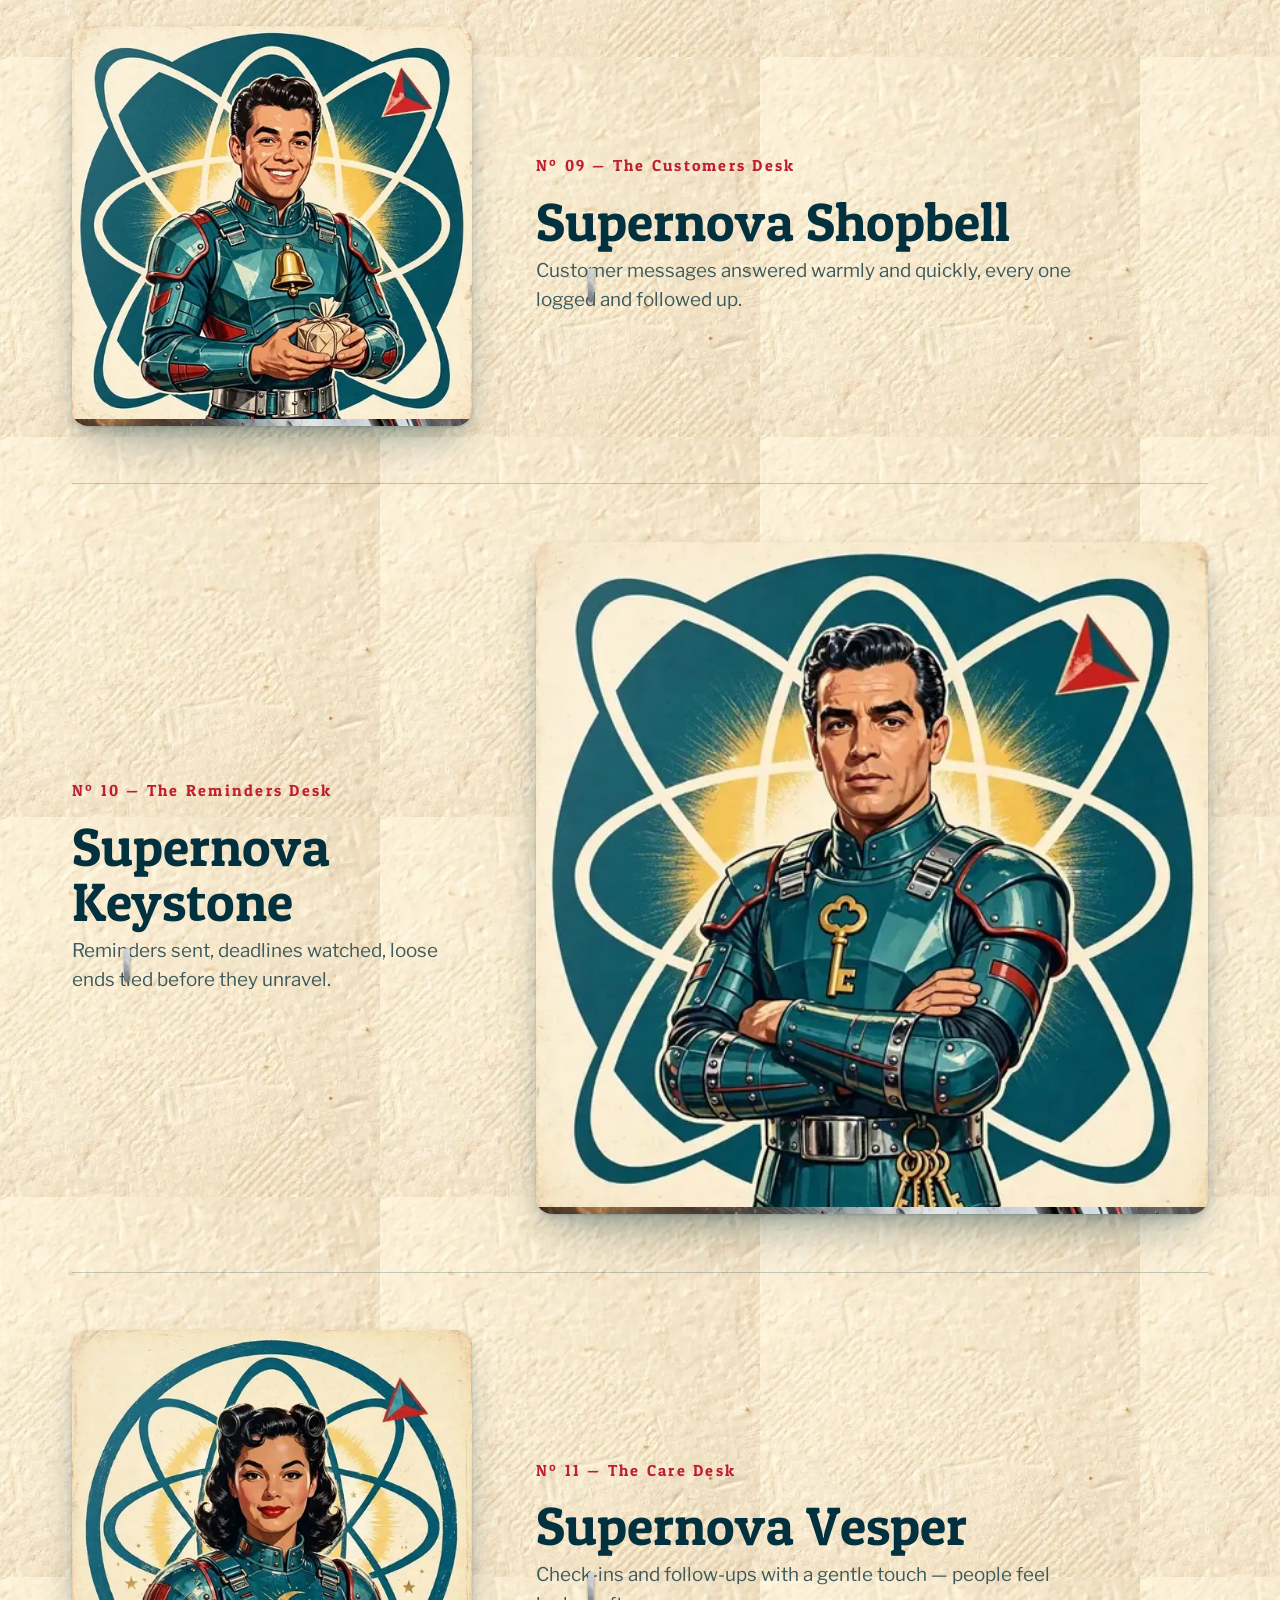
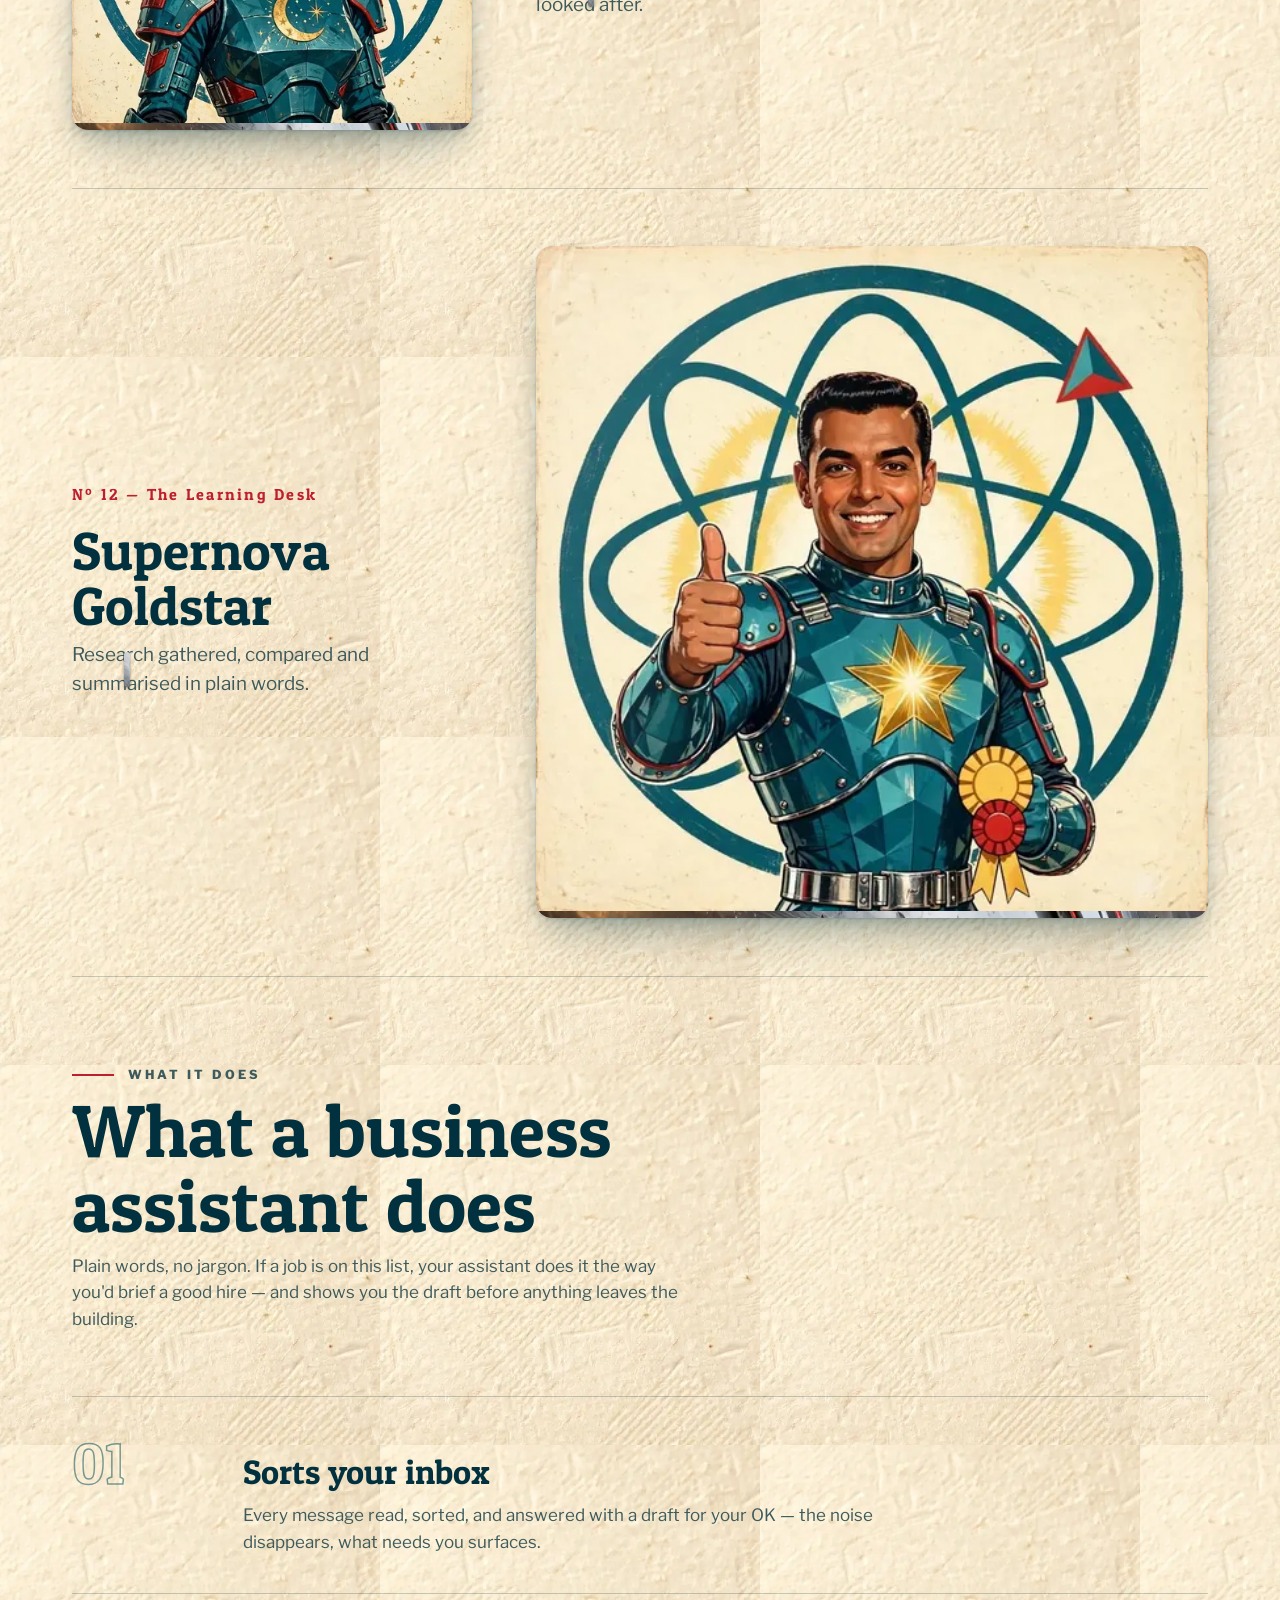
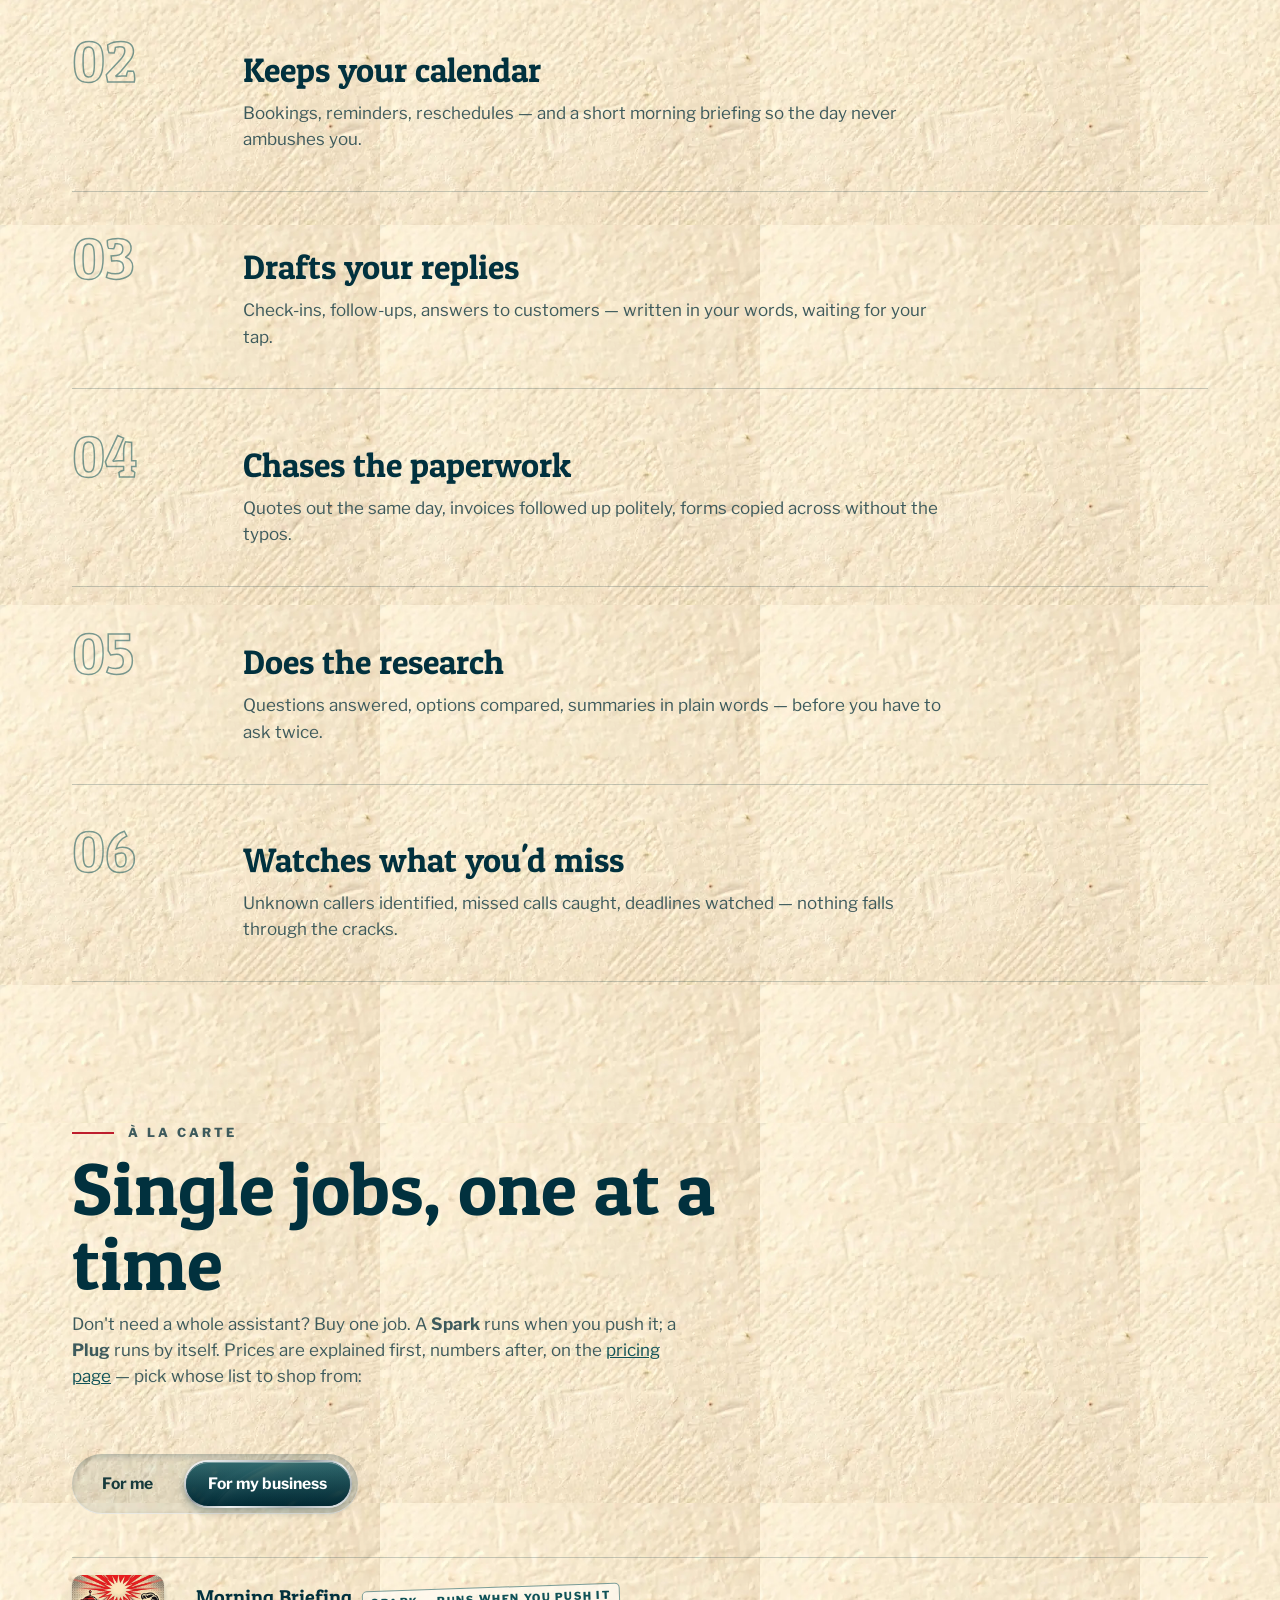
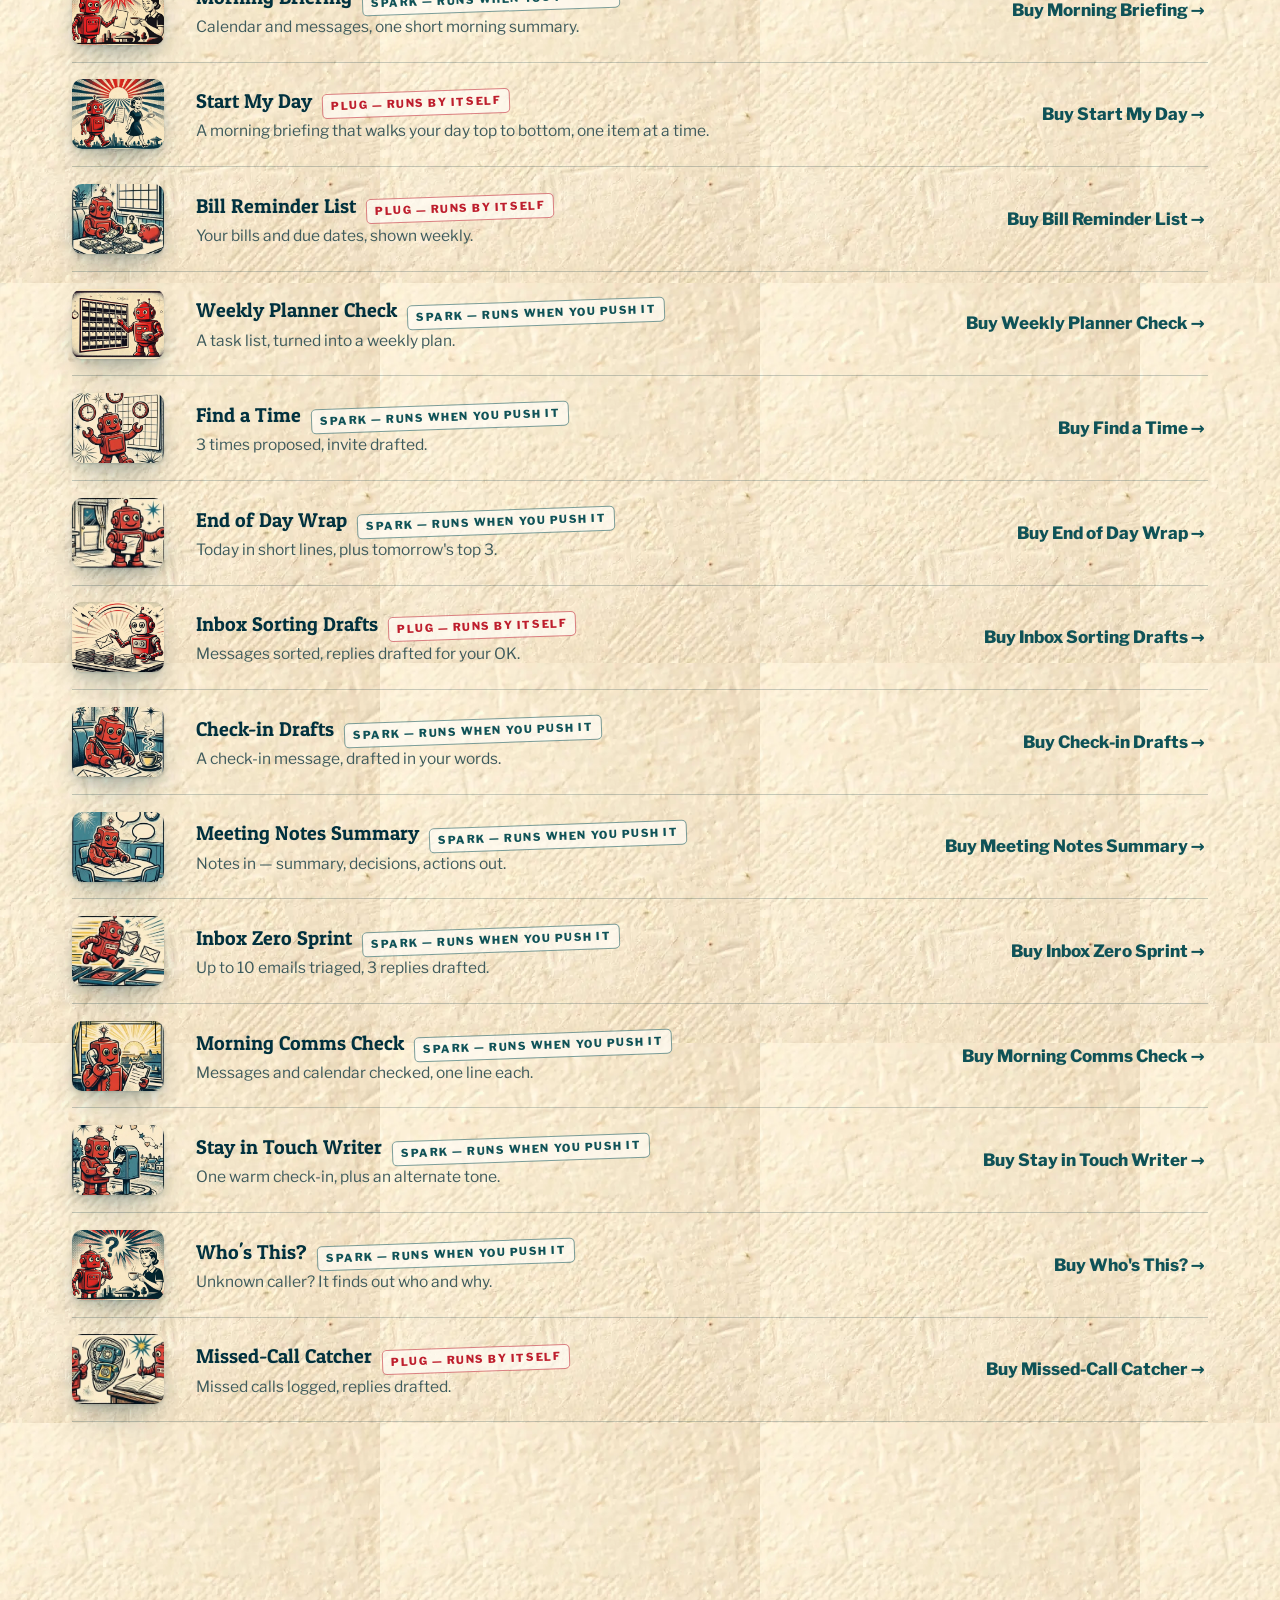
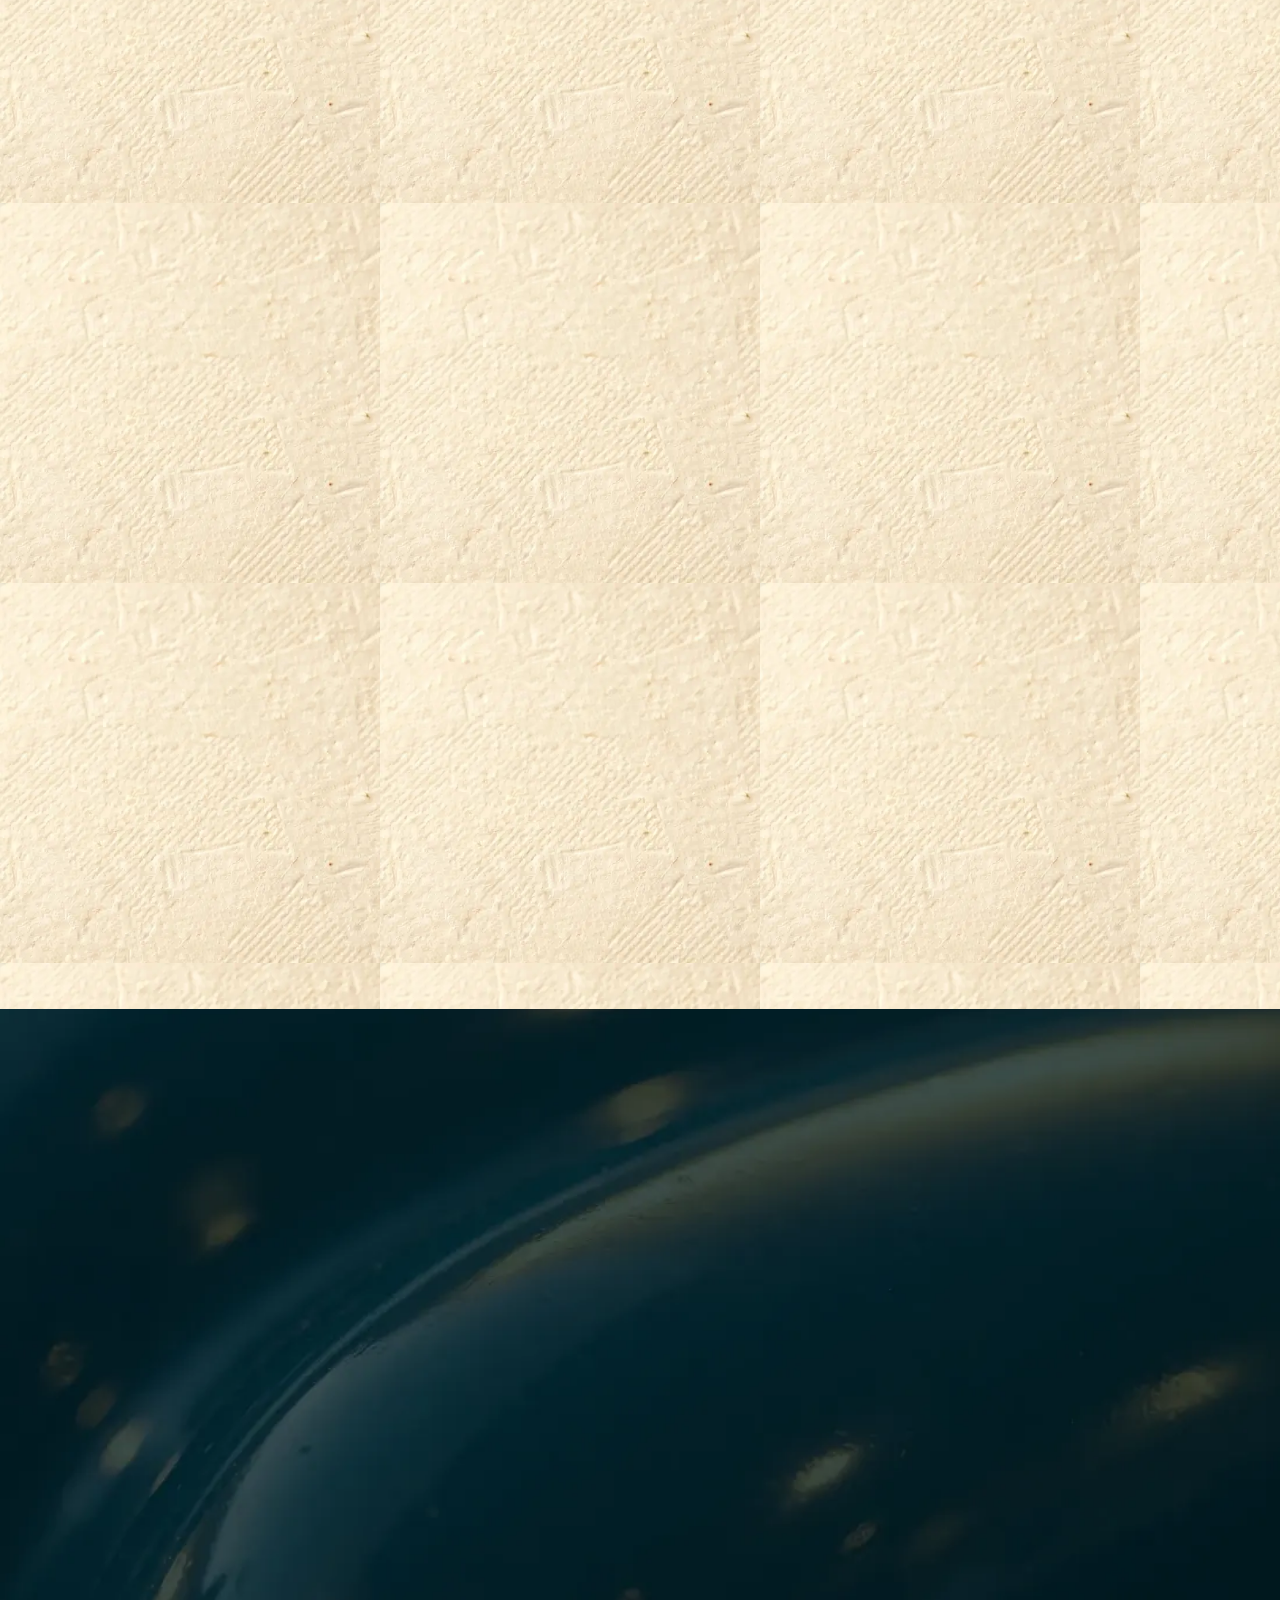
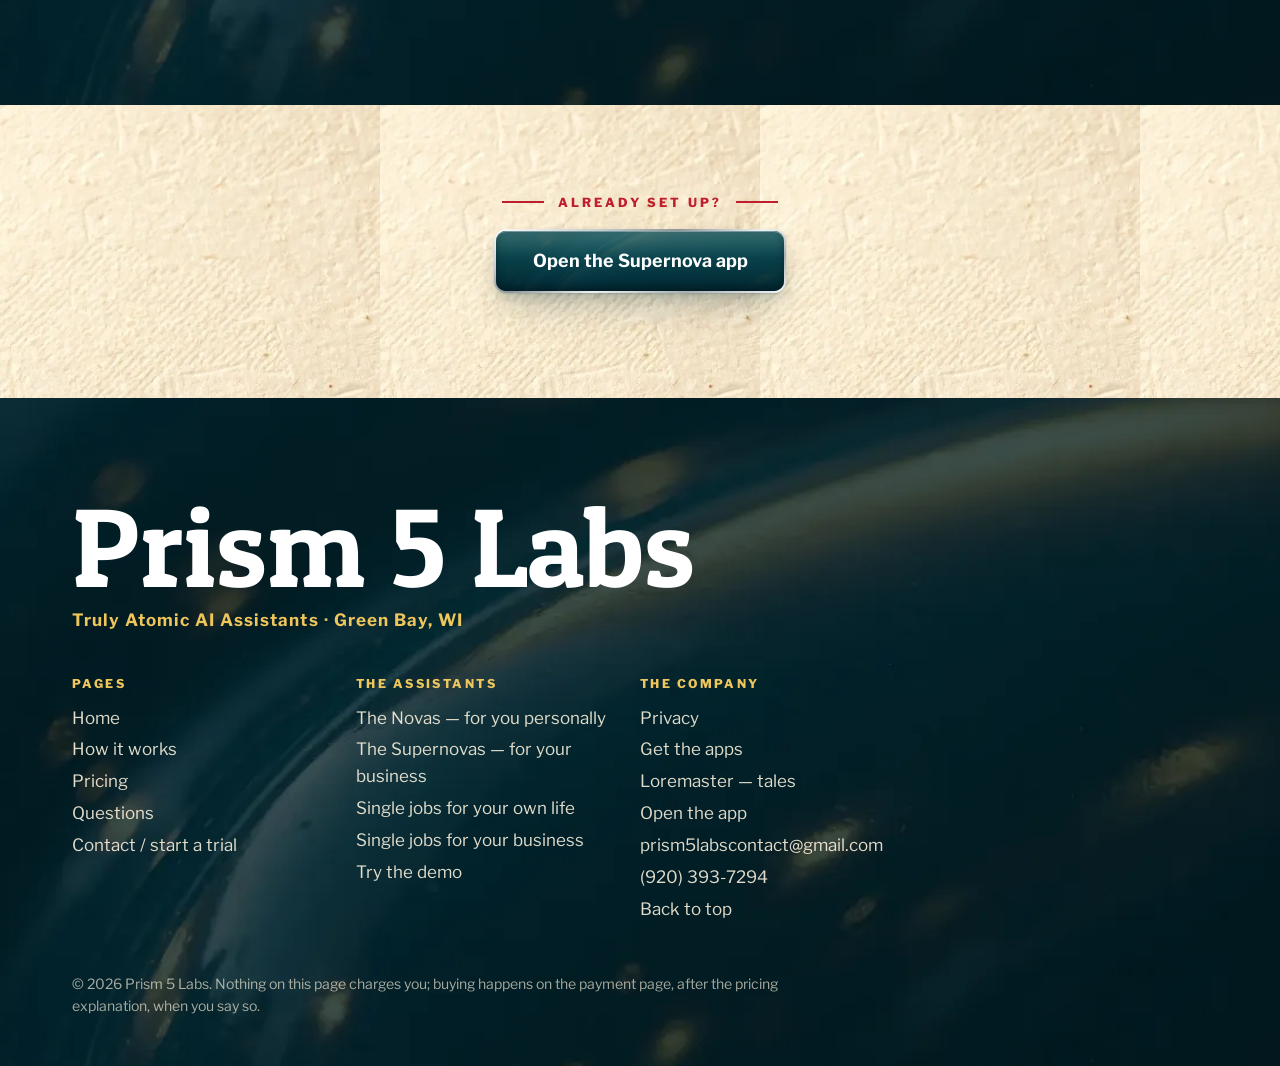
<file: supernova.html>
<!DOCTYPE html>
<html lang="en">
<head>
<meta charset="UTF-8">
<meta name="viewport" content="width=device-width, initial-scale=1.0">
<title>The Supernovas — business AI assistants | Prism 5 Labs</title>
<meta name="description" content="The twelve Supernovas — AI assistants that run a business front office: orders, bookings, customers and follow-ups, handled end to end. Start with a 14-day free trial.">
<meta property="og:type" content="website" />
<meta property="og:title" content="Prism 5 Labs — Your own AI, built for you" />
<meta property="og:description" content="A personal assistant that does the work: inbox, calendar, messages, bookings, follow-ups and paperwork, handled in the background. Let us handle the noise so you can focus on what you want and need to do." />
<meta property="og:image" content="https://prism5labs.com/assets/img/og-supernova-poster.webp" />
<meta property="og:image:width" content="1094" />
<meta property="og:image:height" content="2234" />
<meta property="og:image:alt" content="Supernova poster — a teal prism bursting through red clouds under a starburst, Prism 5 Labs" />
<meta name="twitter:card" content="summary_large_image" />
<meta name="twitter:title" content="Prism 5 Labs — Your own AI, built for you" />
<meta name="twitter:description" content="A personal assistant that does the work: inbox, calendar, messages, bookings, follow-ups and paperwork, handled in the background." />
<meta name="twitter:image" content="https://prism5labs.com/assets/img/og-supernova-poster.webp" />
<meta name="thumbnail" content="https://prism5labs.com/assets/img/og-supernova-poster.webp" />
<link rel="icon" href="assets/favicon-192.png" sizes="192x192" type="image/png">
<link rel="icon" href="assets/favicon-512.png" sizes="512x512" type="image/png">
<link rel="apple-touch-icon" href="assets/apple-touch-icon.png">
<link rel="preconnect" href="https://fonts.googleapis.com">
<link rel="preconnect" href="https://fonts.gstatic.com" crossorigin>
<link href="https://fonts.googleapis.com/css2?family=Patua+One&family=Libre+Franklin:ital,wght@0,400;0,500;0,600;0,700;0,800;1,400&display=swap" rel="stylesheet">
<link rel="stylesheet" href="assets/site.css">
</head>
<body id="top">
<header class="site">
  <div class="wrap bar">
    <a class="brand" href="index.html"><img src="assets/prism-mark-160.png" alt="Prism 5 Labs card mark"><b>Prism 5 Labs</b></a>
    <nav class="main" aria-label="Pages"><a href="index.html">Home</a><a href="nova.html">Nova</a><a href="supernova.html" aria-current="page">Supernova</a><a href="how.html">How it works</a><a href="pricing.html">Pricing</a><a href="faq.html">Questions</a><a href="contact.html">Contact</a></nav>
    <a class="btn small app-open" href="https://app.prism5labs.com">Open the app</a>
    <a class="btn small trial-open" href="contact.html">Start free trial</a>
    <button class="burger drawer-open" type="button" aria-label="Open the menu" aria-expanded="false" aria-controls="siteDrawer"><span></span><span></span><span></span></button>
  </div>
</header>
<div class="scrim" id="siteScrim"></div>
<aside class="drawer" id="siteDrawer" aria-label="Site menu" aria-hidden="true">
  <div class="d-head">
    <img src="assets/prism-mark-160.png" alt="">
    <b>Menu</b>
    <button class="drawer-close" type="button" aria-label="Close the menu">&times;</button>
  </div>
  <nav class="d-nav" aria-label="Pages">
    <p class="d-group">Pages</p>
    <a href="index.html">Home</a>
    <a href="nova.html">Nova</a>
    <a href="supernova.html" aria-current="page">Supernova</a>
    <a href="how.html">How it works</a>
    <a href="pricing.html">Pricing</a>
    <a href="faq.html">Questions</a>
    <a href="contact.html">Contact</a>
    <a href="apps.html">Get the apps</a>
    <a href="demo.html">Demo</a>
    <a href="privacy.html">Privacy</a>
  </nav>
  <nav class="d-nav" aria-label="On this page">
    <p class="d-group">On this page</p>
    <a href="#faces">The twelve Supernovas</a>
    <a href="#does">What she does</a>
    <a href="#jobs">Single jobs</a>
    <a href="#trial">Free trial</a>
  </nav>
  <nav class="d-nav" aria-label="Apps">
    <p class="d-group">The apps — in your browser</p>
    <a href="https://app.prism5labs.com">Open the Prism app<span class="ext">web</span></a>
    <a href="https://nova.prism5labs.com">Nova<span class="ext">web app</span></a>
    <a href="https://supernova.prism5labs.com">Supernova<span class="ext">web app</span></a>
    <p class="d-group">Android — direct install</p>
    <a href="apks/nova.apk" download>Nova<span class="ext">.apk</span></a>
    <a href="apks/supernova.apk" download>Supernova<span class="ext">.apk</span></a>
    <a href="apks/prism.apk" download>Prism<span class="ext">.apk</span></a>
    <a href="apps.html">Get the apps — every way in →</a>
  </nav>
  <nav class="d-nav d-side" aria-label="Loremaster">
    <p class="d-group">Off to the side</p>
    <a href="https://loremaster-app-live.onrender.com">Loremaster — tales<span class="ext">web</span></a>
    <a href="apks/loremaster.apk" download>Loremaster for Android<span class="ext">.apk</span></a>
  </nav>
  <div class="d-foot">
    <a class="btn" href="contact.html">Start your 14-day free trial</a>
    <p class="note">No card. No charge. No auto-renew.</p>
  </div>
</aside>


<section class="dossier on-lacquer on-dark">
  <span class="ghost word" aria-hidden="true">SUPERNOVA</span>
  <div class="wrap">
    <p class="kicker reveal">For my business</p>
    <h1 class="reveal">The Supernovas — a whole front office</h1>
    <p class="lede reveal">The Supernovas run a business's whole front office: orders, bookings, customers and follow-ups, handled end to end. Pick by the job — every one of them can be renamed and re-voiced once they're yours.</p>
    <div class="cta-row reveal"><a class="btn big" href="https://supernova.prism5labs.com">Open the Supernova app</a></div>
  </div>
</section>

<section class="chapter tight on-cream" id="faces">
  <div class="wrap">
    <div class="exhibit-head reveal">
      <p class="kicker">Meet the assistants</p>
      <h2 class="d2">The twelve Supernovas</h2>
      <p>Each one leads with its desk, in plain words. Like one? <a href="contact.html">Start the free trial</a> and name them in the form — nothing is charged on this page.</p>
    </div>
    <div class="spreads"><div class="spread reveal">
        <div class="portrait"><img loading="lazy" src="assets/img/supernova-prism.webp" alt="Supernova Prism"></div>
        <div><p class="idx">Nº 01 — The Original</p><h3>Supernova Prism</h3><p class="line">Inbox, calendar, messages and follow-ups, handled end to end.</p></div>
      </div>
<div class="spread flip reveal">
        <div class="portrait"><img loading="lazy" src="assets/img/supernova-juniper.webp" alt="Supernova Juniper"></div>
        <div><p class="idx">Nº 02 — Orders, Customers & Calendar</p><h3>Supernova Juniper</h3><p class="line">Orders, customers, appointments and the everyday calendar, kept in one tidy place.</p></div>
      </div>
<div class="spread reveal">
        <div class="portrait"><img loading="lazy" src="assets/img/supernova-encore.webp" alt="Supernova Encore"></div>
        <div><p class="idx">Nº 03 — The Booking Desk</p><h3>Supernova Encore</h3><p class="line">Inquiries answered the same day; dates held and agreements chased until they're signed.</p></div>
      </div>
<div class="spread flip reveal">
        <div class="portrait"><img loading="lazy" src="assets/img/supernova-zero.webp" alt="Supernova Zero"></div>
        <div><p class="idx">Nº 04 — The Inbox-Zero Desk</p><h3>Supernova Zero</h3><p class="line">Follow-ups, prep notes and scheduling, handled — for a solo practice or a whole team.</p></div>
      </div>
<div class="spread reveal">
        <div class="portrait"><img loading="lazy" src="assets/img/supernova-proof.webp" alt="Supernova Proof"></div>
        <div><p class="idx">Nº 05 — The Steady Checker</p><h3>Supernova Proof</h3><p class="line">Double-checks details, flags defects and keeps the record straight.</p></div>
      </div>
<div class="spread flip reveal">
        <div class="portrait"><img loading="lazy" src="assets/img/supernova-barnstormer.webp" alt="Supernova Barnstormer"></div>
        <div><p class="idx">Nº 06 — The Operations Launch</p><h3>Supernova Barnstormer</h3><p class="line">Bookings, schedules and daily messages, answered before the day gets going.</p></div>
      </div>
<div class="spread reveal">
        <div class="portrait"><img loading="lazy" src="assets/img/supernova-blueprint.webp" alt="Supernova Blueprint"></div>
        <div><p class="idx">Nº 07 — The Quotes & Jobs Desk</p><h3>Supernova Blueprint</h3><p class="line">Quotes out the same day, invoices chased, customers kept posted.</p></div>
      </div>
<div class="spread flip reveal">
        <div class="portrait"><img loading="lazy" src="assets/img/supernova-calendra.webp" alt="Supernova Calendra"></div>
        <div><p class="idx">Nº 08 — The Appointments Desk</p><h3>Supernova Calendra</h3><p class="line">Bookings, reminders and reschedules — and how each client likes things done.</p></div>
      </div>
<div class="spread reveal">
        <div class="portrait"><img loading="lazy" src="assets/img/supernova-shopbell.webp" alt="Supernova Shopbell"></div>
        <div><p class="idx">Nº 09 — The Customers Desk</p><h3>Supernova Shopbell</h3><p class="line">Customer messages answered warmly and quickly, every one logged and followed up.</p></div>
      </div>
<div class="spread flip reveal">
        <div class="portrait"><img loading="lazy" src="assets/img/supernova-keystone.webp" alt="Supernova Keystone"></div>
        <div><p class="idx">Nº 10 — The Reminders Desk</p><h3>Supernova Keystone</h3><p class="line">Reminders sent, deadlines watched, loose ends tied before they unravel.</p></div>
      </div>
<div class="spread reveal">
        <div class="portrait"><img loading="lazy" src="assets/img/supernova-vesper.webp" alt="Supernova Vesper"></div>
        <div><p class="idx">Nº 11 — The Care Desk</p><h3>Supernova Vesper</h3><p class="line">Check-ins and follow-ups with a gentle touch — people feel looked after.</p></div>
      </div>
<div class="spread flip reveal">
        <div class="portrait"><img loading="lazy" src="assets/img/supernova-goldstar.webp" alt="Supernova Goldstar"></div>
        <div><p class="idx">Nº 12 — The Learning Desk</p><h3>Supernova Goldstar</h3><p class="line">Research gathered, compared and summarised in plain words.</p></div>
      </div></div>
  </div>
</section>

<section class="chapter on-cream" id="does" style="padding-top:0">
  <div class="wrap">
    <div class="exhibit-head reveal">
      <p class="kicker">What it does</p>
      <h2 class="d2">What a business assistant does</h2>
      <p>Plain words, no jargon. If a job is on this list, your assistant does it the way you'd brief a good hire — and shows you the draft before anything leaves the building.</p>
    </div>
    <div class="index-list"><div class="index-row reveal"><div class="no">01</div><div><h3>Sorts your inbox</h3><p>Every message read, sorted, and answered with a draft for your OK — the noise disappears, what needs you surfaces.</p></div></div><div class="index-row reveal"><div class="no">02</div><div><h3>Keeps your calendar</h3><p>Bookings, reminders, reschedules — and a short morning briefing so the day never ambushes you.</p></div></div><div class="index-row reveal"><div class="no">03</div><div><h3>Drafts your replies</h3><p>Check-ins, follow-ups, answers to customers — written in your words, waiting for your tap.</p></div></div><div class="index-row reveal"><div class="no">04</div><div><h3>Chases the paperwork</h3><p>Quotes out the same day, invoices followed up politely, forms copied across without the typos.</p></div></div><div class="index-row reveal"><div class="no">05</div><div><h3>Does the research</h3><p>Questions answered, options compared, summaries in plain words — before you have to ask twice.</p></div></div><div class="index-row reveal"><div class="no">06</div><div><h3>Watches what you'd miss</h3><p>Unknown callers identified, missed calls caught, deadlines watched — nothing falls through the cracks.</p></div></div></div>
  </div>
</section>

<section class="chapter on-cream" id="jobs" style="padding-top:0">
  <div class="wrap">
    <div class="exhibit-head reveal">
      <p class="kicker">À la carte</p>
      <h2 class="d2">Single jobs, one at a time</h2>
      <p>Don't need a whole assistant? Buy one job. A <strong>Spark</strong> runs when you push it; a <strong>Plug</strong> runs by itself. Prices are explained first, numbers after, on the <a href="pricing.html">pricing page</a> — pick whose list to shop from:</p>
    </div>
    <div class="reveal"><div class="toggle" role="group" aria-label="Whose prices">
      <a href="nova.html#jobs" style="text-decoration:none"><button aria-pressed="false" type="button">For me</button></a>
      <button aria-pressed="true">For my business</button>
    </div></div>
    <div class="ledger"><div class="ledger-row reveal">
        <img class="thumb" loading="lazy" src="assets/img/cat-morning-briefing.webp" alt="">
        <div><h3>Morning Briefing</h3><span class="stamp">Spark — runs when you push it</span><p>Calendar and messages, one short morning summary.</p></div>
        <div class="buy-cell"><a class="buy-link" href="https://buy.stripe.com/14A9AS1WwaeA5IOaMmfQI0f?client_reference_id=morning-briefing-business" target="_blank" rel="noopener">Buy Morning Briefing →</a></div>
      </div>
<div class="ledger-row reveal">
        <img class="thumb" loading="lazy" src="assets/img/cat-start-my-day.webp" alt="">
        <div><h3>Start My Day</h3><span class="stamp plug">Plug — runs by itself</span><p>A morning briefing that walks your day top to bottom, one item at a time.</p></div>
        <div class="buy-cell"><a class="buy-link" href="https://buy.stripe.com/fZu3cu0Ss5Yk4EKcUufQI1b?client_reference_id=start-my-day-business" target="_blank" rel="noopener">Buy Start My Day →</a></div>
      </div>
<div class="ledger-row reveal">
        <img class="thumb" loading="lazy" src="assets/img/cat-bill-reminder-list.webp" alt="">
        <div><h3>Bill Reminder List</h3><span class="stamp plug">Plug — runs by itself</span><p>Your bills and due dates, shown weekly.</p></div>
        <div class="buy-cell"><a class="buy-link" href="https://buy.stripe.com/fZudR88kU72o3AG3jUfQI0h?client_reference_id=bill-reminder-list-business" target="_blank" rel="noopener">Buy Bill Reminder List →</a></div>
      </div>
<div class="ledger-row reveal">
        <img class="thumb" loading="lazy" src="assets/img/cat-weekly-planner-check.webp" alt="">
        <div><h3>Weekly Planner Check</h3><span class="stamp">Spark — runs when you push it</span><p>A task list, turned into a weekly plan.</p></div>
        <div class="buy-cell"><a class="buy-link" href="https://buy.stripe.com/14A14mbx6euQ2wC6w6fQI0j?client_reference_id=weekly-planner-check-business" target="_blank" rel="noopener">Buy Weekly Planner Check →</a></div>
      </div>
<div class="ledger-row reveal">
        <img class="thumb" loading="lazy" src="assets/img/cat-find-a-time.webp" alt="">
        <div><h3>Find a Time</h3><span class="stamp">Spark — runs when you push it</span><p>3 times proposed, invite drafted.</p></div>
        <div class="buy-cell"><a class="buy-link" href="https://buy.stripe.com/7sY5kC6cM9aw7QW2fQfQI0l?client_reference_id=find-a-time-business" target="_blank" rel="noopener">Buy Find a Time →</a></div>
      </div>
<div class="ledger-row reveal">
        <img class="thumb" loading="lazy" src="assets/img/cat-end-of-day-wrap.webp" alt="">
        <div><h3>End of Day Wrap</h3><span class="stamp">Spark — runs when you push it</span><p>Today in short lines, plus tomorrow's top 3.</p></div>
        <div class="buy-cell"><a class="buy-link" href="https://buy.stripe.com/7sY8wObx64Ug7QW8EefQI0n?client_reference_id=end-of-day-wrap-business" target="_blank" rel="noopener">Buy End of Day Wrap →</a></div>
      </div>
<div class="ledger-row reveal">
        <img class="thumb" loading="lazy" src="assets/img/cat-inbox-sorting.webp" alt="">
        <div><h3>Inbox Sorting Drafts</h3><span class="stamp plug">Plug — runs by itself</span><p>Messages sorted, replies drafted for your OK.</p></div>
        <div class="buy-cell"><a class="buy-link" href="https://buy.stripe.com/9B69AS8kU4Ug2wC9IifQI0p?client_reference_id=inbox-sorting-drafts-business" target="_blank" rel="noopener">Buy Inbox Sorting Drafts →</a></div>
      </div>
<div class="ledger-row reveal">
        <img class="thumb" loading="lazy" src="assets/img/cat-checkin-drafts.webp" alt="">
        <div><h3>Check-in Drafts</h3><span class="stamp">Spark — runs when you push it</span><p>A check-in message, drafted in your words.</p></div>
        <div class="buy-cell"><a class="buy-link" href="https://buy.stripe.com/cNieVcgRqcmIefk6w6fQI0r?client_reference_id=check-in-drafts-business" target="_blank" rel="noopener">Buy Check-in Drafts →</a></div>
      </div>
<div class="ledger-row reveal">
        <img class="thumb" loading="lazy" src="assets/img/cat-meeting-notes-summary.webp" alt="">
        <div><h3>Meeting Notes Summary</h3><span class="stamp">Spark — runs when you push it</span><p>Notes in — summary, decisions, actions out.</p></div>
        <div class="buy-cell"><a class="buy-link" href="https://buy.stripe.com/fZucN4dFe1I49Z43jUfQI0t?client_reference_id=meeting-notes-summary-business" target="_blank" rel="noopener">Buy Meeting Notes Summary →</a></div>
      </div>
<div class="ledger-row reveal">
        <img class="thumb" loading="lazy" src="assets/img/cat-inbox-zero-sprint.webp" alt="">
        <div><h3>Inbox Zero Sprint</h3><span class="stamp">Spark — runs when you push it</span><p>Up to 10 emails triaged, 3 replies drafted.</p></div>
        <div class="buy-cell"><a class="buy-link" href="https://buy.stripe.com/5kQ00i8kU4Ug2wCg6GfQI0v?client_reference_id=inbox-zero-sprint-business" target="_blank" rel="noopener">Buy Inbox Zero Sprint →</a></div>
      </div>
<div class="ledger-row reveal">
        <img class="thumb" loading="lazy" src="assets/img/cat-morning-comms-check.webp" alt="">
        <div><h3>Morning Comms Check</h3><span class="stamp">Spark — runs when you push it</span><p>Messages and calendar checked, one line each.</p></div>
        <div class="buy-cell"><a class="buy-link" href="https://buy.stripe.com/7sY00i6cM86s3AGcUufQI0x?client_reference_id=morning-comms-check-business" target="_blank" rel="noopener">Buy Morning Comms Check →</a></div>
      </div>
<div class="ledger-row reveal">
        <img class="thumb" loading="lazy" src="assets/img/cat-stay-in-touch-writer.webp" alt="">
        <div><h3>Stay in Touch Writer</h3><span class="stamp">Spark — runs when you push it</span><p>One warm check-in, plus an alternate tone.</p></div>
        <div class="buy-cell"><a class="buy-link" href="https://buy.stripe.com/7sYaEWdFe9aw6MS6w6fQI0z?client_reference_id=stay-in-touch-writer-business" target="_blank" rel="noopener">Buy Stay in Touch Writer →</a></div>
      </div>
<div class="ledger-row reveal">
        <img class="thumb" loading="lazy" src="assets/img/cat-whos-this.webp" alt="">
        <div><h3>Who's This?</h3><span class="stamp">Spark — runs when you push it</span><p>Unknown caller? It finds out who and why.</p></div>
        <div class="buy-cell"><a class="buy-link" href="https://buy.stripe.com/bJe8wOeJieuQ6MS6w6fQI0A?client_reference_id=whos-this-business" target="_blank" rel="noopener">Buy Who's This? →</a></div>
      </div>
<div class="ledger-row reveal">
        <img class="thumb" loading="lazy" src="assets/img/cat-missed-call-catcher.webp" alt="">
        <div><h3>Missed-Call Catcher</h3><span class="stamp plug">Plug — runs by itself</span><p>Missed calls logged, replies drafted.</p></div>
        <div class="buy-cell"><a class="buy-link" href="https://buy.stripe.com/28E4gybx62M85IOdYyfQI0B?client_reference_id=missed-call-catcher-business" target="_blank" rel="noopener">Buy Missed-Call Catcher →</a></div>
      </div>
<div class="ledger-row reveal">
        <img class="thumb" loading="lazy" src="assets/img/cat-on-watch.webp" alt="">
        <div><h3>On Watch</h3><span class="stamp plug">Plug — runs by itself</span><p>Unknown callers and marketing texts, handled daily.</p></div>
        <div class="buy-cell"><a class="buy-link" href="https://buy.stripe.com/7sY3cu8kU86s8V02fQfQI0C?client_reference_id=on-watch-business" target="_blank" rel="noopener">Buy On Watch →</a></div>
      </div>
<div class="ledger-row reveal">
        <img class="thumb" loading="lazy" src="assets/img/cat-lead-followup-drafts.webp" alt="">
        <div><h3>Lead Follow-up Drafts</h3><span class="stamp plug">Plug — runs by itself</span><p>First replies to new inquiries, drafted.</p></div>
        <div class="buy-cell"><a class="buy-link" href="https://buy.stripe.com/14AdR8eJi0E07QW3jUfQI0E?client_reference_id=lead-follow-up-drafts-business" target="_blank" rel="noopener">Buy Lead Follow-up Drafts →</a></div>
      </div>
<div class="ledger-row reveal">
        <img class="thumb" loading="lazy" src="assets/img/cat-invoice-reminder-drafts.webp" alt="">
        <div><h3>Invoice Reminder Drafts</h3><span class="stamp plug">Plug — runs by itself</span><p>Polite unpaid-invoice reminders, drafted.</p></div>
        <div class="buy-cell"><a class="buy-link" href="https://buy.stripe.com/8x23cufNm5Ykb381bMfQI0G?client_reference_id=invoice-reminder-drafts-business" target="_blank" rel="noopener">Buy Invoice Reminder Drafts →</a></div>
      </div>
<div class="ledger-row reveal">
        <img class="thumb" loading="lazy" src="assets/img/cat-review-request-drafts.webp" alt="">
        <div><h3>Review Request Drafts</h3><span class="stamp">Spark — runs when you push it</span><p>Review and referral requests, drafted.</p></div>
        <div class="buy-cell"><a class="buy-link" href="https://buy.stripe.com/eVq14mgRqbiEfjoaMmfQI0I?client_reference_id=review-request-drafts-business" target="_blank" rel="noopener">Buy Review Request Drafts →</a></div>
      </div>
<div class="ledger-row reveal">
        <img class="thumb" loading="lazy" src="assets/img/cat-invoice-helper.webp" alt="">
        <div><h3>Invoice Helper</h3><span class="stamp">Spark — runs when you push it</span><p>Invoices from job notes — paid / unpaid at a glance.</p></div>
        <div class="buy-cell"><a class="buy-link" href="https://buy.stripe.com/aFaaEWgRq9aw9Z4bQqfQI0K?client_reference_id=invoice-helper-business" target="_blank" rel="noopener">Buy Invoice Helper →</a></div>
      </div>
<div class="ledger-row reveal">
        <img class="thumb" loading="lazy" src="assets/img/cat-quote-writer.webp" alt="">
        <div><h3>Quote Writer</h3><span class="stamp">Spark — runs when you push it</span><p>Job notes in — a clean quote out.</p></div>
        <div class="buy-cell"><a class="buy-link" href="https://buy.stripe.com/7sYaEW6cM1I46MS3jUfQI0L?client_reference_id=quote-writer-business" target="_blank" rel="noopener">Buy Quote Writer →</a></div>
      </div>
<div class="ledger-row reveal">
        <img class="thumb" loading="lazy" src="assets/img/cat-job-done-post.webp" alt="">
        <div><h3>Job Done Post</h3><span class="stamp">Spark — runs when you push it</span><p>One Facebook post about a finished job.</p></div>
        <div class="buy-cell"><a class="buy-link" href="https://buy.stripe.com/fZufZgfNm2M87QW6w6fQI0X?client_reference_id=job-done-post-business" target="_blank" rel="noopener">Buy Job Done Post →</a></div>
      </div>
<div class="ledger-row reveal">
        <img class="thumb" loading="lazy" src="assets/img/cat-spreadsheet-report.webp" alt="">
        <div><h3>Spreadsheet Report</h3><span class="stamp plug">Plug — runs by itself</span><p>A recurring report from your spreadsheet.</p></div>
        <div class="buy-cell"><a class="buy-link" href="https://buy.stripe.com/8x25kC0Ss0E01sybQqfQI0O?client_reference_id=spreadsheet-report-business" target="_blank" rel="noopener">Buy Spreadsheet Report →</a></div>
      </div>
<div class="ledger-row reveal">
        <img class="thumb" loading="lazy" src="assets/img/cat-file-sorting-plan.webp" alt="">
        <div><h3>File Sorting Plan</h3><span class="stamp">Spark — runs when you push it</span><p>A folder plan for a set of files.</p></div>
        <div class="buy-cell"><a class="buy-link" href="https://buy.stripe.com/28E7sKat2gCY2wCbQqfQI0Q?client_reference_id=file-sorting-plan-business" target="_blank" rel="noopener">Buy File Sorting Plan →</a></div>
      </div>
<div class="ledger-row reveal">
        <img class="thumb" loading="lazy" src="assets/img/cat-form-copy-helper.webp" alt="">
        <div><h3>Form Copy Helper</h3><span class="stamp plug">Plug — runs by itself</span><p>Copies data across, flags mismatches.</p></div>
        <div class="buy-cell"><a class="buy-link" href="https://buy.stripe.com/14A14m58IeuQ8V07AafQI0S?client_reference_id=form-copy-helper-business" target="_blank" rel="noopener">Buy Form Copy Helper →</a></div>
      </div></div>
  </div>
</section>

<section class="chapter on-teal on-dark" id="trial">
  <div class="wrap">
    <div class="contract reveal">
      <p class="kicker center">Start here</p>
      <h2>Start your 14-day free trial</h2>
      <p>No card. No charge. No auto-renew. One real job, on your real work — installed and working in 5–10 minutes. Drafts first: nothing sends without your OK.</p>
      <a class="btn big" href="contact.html">Start your 14-day free trial</a>
    </div>
  </div>
</section>

<section class="chapter tight on-cream">
  <div class="wrap" style="text-align:center">
    <p class="kicker center reveal">Already set up?</p>
    <p class="reveal"><a class="btn big" href="https://supernova.prism5labs.com">Open the Supernova app</a></p>
  </div>
</section>
<footer>
  <div class="wrap">
    <p class="wordmark">Prism 5 Labs</p>
    <p class="tagline">Truly Atomic AI Assistants · Green Bay, WI</p>
    <div class="sitemap">
      <div>
        <h4>Pages</h4>
        <ul>
          <li><a href="index.html">Home</a></li>
          <li><a href="how.html">How it works</a></li>
          <li><a href="pricing.html">Pricing</a></li>
          <li><a href="faq.html">Questions</a></li>
          <li><a href="contact.html">Contact / start a trial</a></li>
        </ul>
      </div>
      <div>
        <h4>The assistants</h4>
        <ul>
          <li><a href="nova.html">The Novas — for you personally</a></li>
          <li><a href="supernova.html">The Supernovas — for your business</a></li>
          <li><a href="nova.html#jobs">Single jobs for your own life</a></li>
          <li><a href="supernova.html#jobs">Single jobs for your business</a></li>
          <li><a href="/demo.html">Try the demo</a></li>
        </ul>
      </div>
      <div>
        <h4>The company</h4>
        <ul>
          <li><a href="/privacy">Privacy</a></li>
          <li><a href="apps.html">Get the apps</a></li>
          <li><a href="https://loremaster-app-live.onrender.com">Loremaster — tales</a></li>
          <li><a href="https://app.prism5labs.com">Open the app</a></li>
          <li><a href="mailto:prism5labscontact@gmail.com">prism5labscontact@gmail.com</a></li>
          <li><a href="tel:+19203937294">(920) 393-7294</a></li>
          <li><a href="#top">Back to top</a></li>
        </ul>
      </div>
    </div>
    <p class="legal">© 2026 Prism 5 Labs. Nothing on this page charges you; buying happens on the payment page, after the pricing explanation, when you say so.</p>
  </div>
</footer>

<div class="mobile-cta"><a class="btn" href="https://app.prism5labs.com">Open the app</a><button class="btn drawer-open" type="button" aria-expanded="false" aria-controls="siteDrawer">Menu</button></div>
<script src="assets/site.js"></script>

</body>
</html>
</file>
<file: assets/site.css>
/* ============================================================
   PRISM 5 LABS — v2 "The Atomic Pavilion"
   A chapter-and-exhibit composition. Cream letterpress stock,
   deep-teal enamel, chrome, and the printed card as the brand.
   Materials are photographic plates; geometry does the talking.
   ============================================================ */

:root{
  --cream:#FFF6E0; --cream-2:#FFEFCC; --paper:#FFFDF6;
  --ink:#173A3C; --ink-soft:#3D5A5C;
  --teal:#0F5257; --teal-deep:#01313E; --teal-bright:#2A7F86;
  --red:#BE1E2D; --gold:#D9A441; --gold-hi:#EFC65C;
  --tex-cream:url("tex-cream.webp");
  --plate-showroom:url("plate-showroom.webp");
  --plate-enamel:url("plate-teal-enamel.webp");
  --plate-lacquer:url("plate-lacquer.webp");
  --plate-chrome:url("plate-chrome.webp");
  --plate-enamel-dark:url("plate-enamel-dark.webp");
  /* Teal enamel face for buttons: the photographic plate, swirl
     subdued under a teal tint so it reads as flat enamel (Neil's
     ruling — no opal, no swirl, no shine sweep on buttons). Written
     out layer by layer wherever it is used — a multi-layer shorthand
     stored in a var and spliced into another shorthand is invalid
     (a colour lands in a non-final layer) and the whole background
     silently drops out. */
  --chrome-rim:linear-gradient(160deg,#fdfdfd 0%,#c9ced1 22%,#8f979c 40%,#eef1f2 58%,#a7b0b5 78%,#f4f6f7 100%);
  --lift:0 1px 2px rgba(1,49,62,.14), 0 5px 10px rgba(1,49,62,.10),
    0 18px 34px -10px rgba(1,49,62,.28), 0 36px 64px -28px rgba(1,49,62,.22);
  --lift-hi:0 2px 3px rgba(1,49,62,.16), 0 8px 16px rgba(1,49,62,.12),
    0 26px 48px -12px rgba(1,49,62,.36), 0 48px 80px -32px rgba(1,49,62,.28);
  --bevel:inset 0 1px 0 rgba(255,255,255,.95), inset 0 -2px 5px rgba(146,116,44,.14),
    inset 1px 0 0 rgba(255,255,255,.5), inset -1px 0 0 rgba(146,116,44,.08);
  --hair:1px solid rgba(1,49,62,.22);
  --hair-light:1px solid rgba(255,246,224,.28);
}
*{box-sizing:border-box}
html{scroll-behavior:smooth;-webkit-text-size-adjust:100%;text-size-adjust:100%;overflow-x:clip}
body{margin:0;background-color:var(--cream);background-image:var(--tex-cream);
  background-size:380px;color:var(--ink);overflow-x:hidden;
  font-family:"Libre Franklin",system-ui,sans-serif;font-size:17px;line-height:1.55;}
img{max-width:100%;display:block}
a{color:var(--teal)}
::selection{background:var(--teal);color:var(--cream)}

/* ---------- type system ---------- */
h1,h2,h3{font-family:"Patua One",serif;font-weight:400;color:var(--teal-deep);margin:0}
.d1{font-size:clamp(3rem,11.5vw,7.6rem);line-height:.98;letter-spacing:-.01em}
.d2{font-size:clamp(2.3rem,6.4vw,4.6rem);line-height:1.02}
.d3{font-size:clamp(1.55rem,3.6vw,2.4rem);line-height:1.08}
.lede{font-size:clamp(1.08rem,2.2vw,1.3rem);line-height:1.6;color:var(--ink-soft)}
.on-dark .lede{color:rgba(255,246,224,.88)}
.accent{color:var(--red)}
.kicker{font-size:.78rem;font-weight:800;letter-spacing:.24em;text-transform:uppercase;
  color:var(--red);margin:0;display:flex;align-items:center;gap:14px}
.kicker::before{content:"";width:2.6rem;height:2px;background:var(--red);flex:none}
.kicker.center{justify-content:center}
.kicker.center::after{content:"";width:2.6rem;height:2px;background:var(--red);flex:none}
.on-dark .kicker{color:var(--gold-hi)}
.on-dark .kicker::before,.on-dark .kicker.center::after{background:var(--gold-hi)}
.note{font-size:.95rem;color:var(--ink-soft)}
.on-dark .note{color:rgba(255,246,224,.75)}

/* ---------- layout primitives ---------- */
.wrap{max-width:1180px;margin:0 auto;padding:0 22px}
.wrap-wide{max-width:1460px;margin:0 auto;padding:0 22px}
.chapter{position:relative;padding:clamp(4.5rem,11vw,9rem) 0;overflow:hidden}
.chapter.tight{padding:clamp(3rem,7vw,5.5rem) 0}
.on-cream{background-image:var(--tex-cream);background-size:380px}
.on-teal{background:var(--plate-enamel-dark) center/cover, var(--teal-deep);color:var(--cream)}
.on-teal h1,.on-teal h2,.on-teal h3{color:#fff}
.on-showroom{background:var(--plate-showroom) center/cover, var(--teal-deep);color:var(--cream)}
.on-showroom h1,.on-showroom h2,.on-showroom h3{color:#fff}
.on-lacquer{background:var(--plate-lacquer) center/cover, #2b0d12;color:var(--cream)}
.on-lacquer h1,.on-lacquer h2,.on-lacquer h3{color:#fff}
/* giant ghost numeral / word that signposts a chapter */
.ghost{position:absolute;font-family:"Patua One",serif;line-height:.8;pointer-events:none;
  color:transparent;-webkit-text-stroke:1.5px rgba(1,49,62,.16);user-select:none}
.on-dark .ghost,.on-teal .ghost,.on-showroom .ghost,.on-lacquer .ghost{-webkit-text-stroke-color:rgba(255,246,224,.20)}
.ghost.num{font-size:clamp(10rem,26vw,22rem);top:1rem;right:-1rem}
.ghost.word{font-size:clamp(6rem,19vw,17rem);top:63%;left:50%;transform:translate(-50%,-50%);
  white-space:nowrap;-webkit-text-stroke-color:rgba(1,49,62,.13)}
/* exhibit head: number + title, editorial not centred-block */
.exhibit-head{max-width:46rem;margin-bottom:clamp(2.2rem,5vw,4rem);position:relative;z-index:1}
.exhibit-head .d2{margin:.55rem 0 .6rem}
.exhibit-head p{margin:0;color:var(--ink-soft);max-width:38rem}
.on-dark .exhibit-head p,.on-teal .exhibit-head p{color:rgba(255,246,224,.82)}

/* ---------- buttons: deep teal enamel, chrome rim (canon) ---------- */
.btn{display:inline-flex;align-items:center;justify-content:center;gap:.5rem;white-space:nowrap;
  min-height:52px;padding:.8rem 1.7rem;border-radius:12px;text-decoration:none;
  font-family:"Libre Franklin",sans-serif;font-weight:700;font-size:1.02rem;color:#fff;
  border:2px solid transparent;background-color:var(--teal-deep);
  background:
    linear-gradient(180deg, rgba(255,255,255,.16), rgba(255,255,255,0) 46%, rgba(0,0,0,.18)) padding-box,
    linear-gradient(180deg, rgba(15,82,87,.93), rgba(1,49,62,.96)) padding-box,
    var(--plate-enamel) center 42%/cover padding-box,
    var(--chrome-rim) border-box;
  box-shadow:var(--lift), inset 0 1px 0 rgba(255,255,255,.35), inset 0 -3px 8px rgba(0,0,0,.35);
  transition:transform .35s ease, box-shadow .35s ease}
.btn:hover{transform:translateY(-2px);box-shadow:var(--lift-hi), inset 0 1px 0 rgba(255,255,255,.35), inset 0 -3px 8px rgba(0,0,0,.35)}
.btn:active{transform:translateY(1px);box-shadow:0 1px 2px rgba(1,49,62,.3), inset 0 2px 10px rgba(0,0,0,.45)}
.btn.small{min-height:44px;padding:.5rem 1.1rem;font-size:.95rem}
.btn.big{min-height:60px;padding:1rem 2.3rem;font-size:1.12rem}
.textlink{font-weight:700;color:var(--teal);text-decoration:none;border-bottom:2px solid var(--gold)}
.textlink:hover{color:var(--red);border-color:var(--red)}

/* ---------- header ---------- */
header.site{position:sticky;top:0;z-index:60;background-color:var(--cream);
  background-image:var(--tex-cream);background-size:380px;
  box-shadow:0 10px 24px -14px rgba(1,49,62,.4)}
header.site::after{content:"";position:absolute;left:0;right:0;bottom:0;height:4px;
  background:var(--chrome-rim);
  box-shadow:0 1px 2px rgba(1,49,62,.35), inset 0 1px 0 rgba(255,255,255,.6)}
.bar{display:flex;align-items:center;gap:20px;padding-top:10px;padding-bottom:10px}
.brand{display:flex;align-items:center;gap:10px;text-decoration:none;flex:none}
.brand img{width:38px;height:38px}
.brand b{font-family:"Patua One",serif;font-weight:400;font-size:1.22rem;color:var(--teal-deep)}
nav.main{display:flex;gap:4px;margin-left:auto;flex-wrap:wrap}
nav.main a{padding:10px 11px;min-height:44px;display:inline-flex;align-items:center;
  font-weight:700;font-size:.93rem;color:var(--ink);text-decoration:none;border-radius:8px}
nav.main a:hover{color:var(--teal)}
nav.main a[aria-current="page"]{color:var(--teal-deep);box-shadow:inset 0 -3px 0 var(--red)}
header .btn{margin-left:8px}
@media (max-width:900px){ nav.main{display:none} header .app-open{margin-left:auto} }
/* Phones: the bar cannot hold the brand plus two single-line buttons, so the
   trial button steps out of the header — it lives in the sticky thumb bar
   (and the hero) on phones. Brand keeps its room; one compact button stays. */
@media (max-width:640px){
  .bar{gap:12px}
  header .btn{margin-left:0}
  header .app-open{margin-left:auto;flex:none;padding:.5rem .95rem}
  header .trial-open{display:none}
}

/* ---------- slow reveal (canon: everything fades) ---------- */
.reveal{opacity:0;transform:translateY(26px);transition:opacity 1.1s ease,transform 1.1s ease}
.reveal.in{opacity:1;transform:none}
@media (prefers-reduced-motion: reduce){
  .reveal{opacity:1;transform:none;transition:none}
  html{scroll-behavior:auto}
}

/* ============================================================
   HOME — the cover
   ============================================================ */
.cover{padding:clamp(3.5rem,8vw,6.5rem) 0 clamp(4rem,9vw,7rem);text-align:center;position:relative;overflow:hidden}
.cover .orbit{position:relative;width:min(62vw,330px);aspect-ratio:1;margin:0 auto clamp(1.6rem,4vw,2.6rem)}
.cover .orbit::before,.cover .orbit::after{content:"";position:absolute;border:1.5px solid rgba(15,82,87,.35);border-radius:50%}
.cover .orbit::before{inset:-9%}
.cover .orbit::after{inset:-20%;border-color:rgba(15,82,87,.18)}
.cover .orbit .burst{position:absolute;inset:-34%;width:168%;height:168%;max-width:none;
  opacity:.5;animation:slowspin 90s linear infinite}
.cover .orbit .mark{position:absolute;inset:0;width:100%;height:100%;object-fit:contain;
  filter:drop-shadow(0 24px 32px rgba(1,49,62,.35))}
@keyframes slowspin{to{transform:rotate(360deg)}}
@media (prefers-reduced-motion: reduce){ .cover .orbit .burst{animation:none} }
.cover h1{max-width:16ch;margin:1.1rem auto .5rem}
.cover .lede{max-width:37rem;margin:1.2rem auto 0}
.cover .cta-row{margin-top:2.1rem;display:flex;gap:14px;justify-content:center;flex-wrap:wrap;align-items:center}
.trust{display:flex;gap:.4rem 1.4rem;justify-content:center;flex-wrap:wrap;margin:1.5rem 0 0;
  font-weight:700;font-size:.95rem;color:var(--teal-deep)}
.cover .demo-note{margin-top:1rem}
.scroll-cue{margin-top:clamp(2.5rem,6vw,4.5rem);font-size:.75rem;font-weight:800;
  letter-spacing:.26em;text-transform:uppercase;color:var(--ink-soft)}
.scroll-cue span{display:block;font-size:1.1rem;letter-spacing:0;margin-top:.3rem;color:var(--red)}

/* ============================================================
   HOME — the cinema (welcome film)
   ============================================================ */
.cinema-grid{display:grid;grid-template-columns:1fr minmax(280px,400px);gap:clamp(2rem,6vw,5.5rem);
  align-items:center;position:relative;z-index:1}
.cinema-grid .d2{margin:.6rem 0 .8rem}
.film-frame{position:relative;border-radius:18px;padding:10px;
  background:var(--chrome-rim);box-shadow:var(--lift-hi)}
.film-screen{position:relative;border-radius:12px;overflow:hidden;background:#000;
  aspect-ratio:9/16;max-height:72vh;margin:0 auto;width:100%}
.film-screen img.poster{position:absolute;inset:0;width:100%;height:100%;object-fit:cover}
.film-screen video{position:absolute;inset:0;width:100%;height:100%;object-fit:cover;background:#000}
/* The disc sits at 86% height — exactly over the play button drawn
   into the film's poster art, so the poster shows one button, not two. */
.play-disc{position:absolute;left:50%;top:86%;transform:translate(-50%,-50%);
  width:88px;height:88px;border-radius:50%;border:2px solid transparent;cursor:pointer;background-color:var(--teal-deep);
  background:
    linear-gradient(180deg, rgba(255,255,255,.16), rgba(0,0,0,.18)) padding-box,
    linear-gradient(180deg, rgba(15,82,87,.93), rgba(1,49,62,.96)) padding-box,
    var(--plate-enamel) center 42%/cover padding-box,
    var(--chrome-rim) border-box;
  box-shadow:var(--lift-hi), inset 0 1px 0 rgba(255,255,255,.4);
  display:flex;align-items:center;justify-content:center;color:#fff;font-size:1.7rem;
  transition:transform .35s ease}
.play-disc:hover{transform:translate(-50%,-50%) scale(1.06)}
.play-disc:focus-visible{outline:3px solid var(--gold-hi);outline-offset:4px}
.film-cap{margin-top:14px;text-align:center;font-size:.85rem;font-weight:700;
  letter-spacing:.18em;text-transform:uppercase;color:rgba(255,246,224,.7)}
@media (max-width:860px){ .cinema-grid{grid-template-columns:1fr} .film-screen{max-height:64vh} }

/* ============================================================
   The Work — an editorial index, not a card grid
   ============================================================ */
.index-list{border-top:var(--hair);position:relative;z-index:1}
.on-dark .index-list,.on-teal .index-list{border-top:var(--hair-light)}
.index-row{display:grid;grid-template-columns:7.5rem 1fr;gap:clamp(1rem,4vw,3.5rem);
  padding:clamp(1.5rem,3.4vw,2.4rem) 0;border-bottom:var(--hair);align-items:baseline}
.on-dark .index-row,.on-teal .index-row{border-bottom:var(--hair-light)}
.index-row .no{font-family:"Patua One",serif;font-size:clamp(2.2rem,5.5vw,3.6rem);line-height:1;
  color:transparent;-webkit-text-stroke:1.5px rgba(15,82,87,.55)}
.on-dark .index-row .no,.on-teal .index-row .no{-webkit-text-stroke-color:rgba(239,198,92,.65)}
.index-row h3{font-size:clamp(1.45rem,3.4vw,2.1rem);margin-bottom:.25rem}
.index-row p{margin:0;color:var(--ink-soft);max-width:44rem}
.on-dark .index-row p,.on-teal .index-row p{color:rgba(255,246,224,.82)}
@media (max-width:640px){ .index-row{grid-template-columns:4.2rem 1fr} }

/* ============================================================
   Two Doors — the audience diptych
   ============================================================ */
.doors{display:grid;grid-template-columns:1fr 1fr;min-height:min(82vh,760px)}
.door{position:relative;display:flex;flex-direction:column;justify-content:flex-end;
  padding:clamp(1.8rem,4.5vw,3.6rem);text-decoration:none;overflow:hidden;isolation:isolate}
.door::before{content:"";position:absolute;inset:0;z-index:-2;background-size:cover;background-position:center;
  transition:transform 1.4s ease}
.door:hover::before{transform:scale(1.04)}
.door::after{content:"";position:absolute;inset:0;z-index:-1}
.door.personal{color:var(--ink)}
.door.personal::before{background-image:var(--tex-cream);background-size:380px}
.door.personal::after{background:linear-gradient(200deg, rgba(255,246,224,0) 30%, rgba(255,246,224,.88) 78%)}
.door.business{color:var(--cream)}
.door.business::before{background-image:var(--plate-lacquer)}
.door.business::after{background:linear-gradient(200deg, rgba(20,4,8,0) 26%, rgba(20,4,8,.82) 80%)}
.door .medallion{width:clamp(120px,16vw,190px);aspect-ratio:1;border-radius:50%;object-fit:cover;
  border:3px solid transparent;background:var(--chrome-rim) border-box;
  box-shadow:var(--lift-hi);margin-bottom:1.4rem}
.door h3{font-size:clamp(2rem,4.6vw,3.4rem);line-height:1.02;margin:.5rem 0 .6rem}
.door.personal h3{color:var(--teal-deep)} .door.business h3{color:#fff}
.door p{margin:0 0 1.1rem;max-width:26rem}
.door.personal p{color:var(--ink-soft)} .door.business p{color:rgba(255,246,224,.85)}
.door .go{font-weight:800;font-size:1.05rem}
.door.personal .go{color:var(--teal)} .door.business .go{color:var(--gold-hi)}
@media (max-width:760px){ .doors{grid-template-columns:1fr} .door{min-height:64vh} }
@media (prefers-reduced-motion: reduce){ .door::before{transition:none} }

/* ============================================================
   The Parade — faces as a filmstrip, not a grid
   ============================================================ */
.parade{display:flex;gap:clamp(14px,2.4vw,26px);overflow-x:auto;padding:6px 22px 26px;
  scroll-snap-type:x mandatory;scrollbar-width:thin;max-width:1460px;margin:0 auto}
.plate{flex:0 0 min(74vw,300px);scroll-snap-align:start;text-decoration:none;color:var(--ink);
  background:var(--paper);border-radius:16px;overflow:hidden;box-shadow:var(--bevel), var(--lift);
  transition:transform .45s ease, box-shadow .45s ease}
.plate:hover{transform:translateY(-6px);box-shadow:var(--bevel), var(--lift-hi)}
.plate .art{position:relative;overflow:hidden}
.plate .art img{width:100%;aspect-ratio:1;object-fit:cover}
.plate .art::after{content:"";position:absolute;inset:0;
  background:linear-gradient(115deg, rgba(255,255,255,.20) 0%, rgba(255,255,255,0) 42%)}
.plate .art::before{content:"";position:absolute;left:0;right:0;bottom:0;height:6px;z-index:1;
  background:var(--plate-chrome) center/cover}
.plate .p-body{padding:18px 20px 22px}
.plate h3{font-size:1.5rem;margin-bottom:2px}
.desk{font-size:.76rem;font-weight:800;letter-spacing:.16em;text-transform:uppercase;color:var(--red);margin:0 0 6px}
.plate p:last-child{margin:0;color:var(--ink-soft);font-size:.97rem}
.parade-hint{text-align:right;font-size:.78rem;font-weight:800;letter-spacing:.22em;
  text-transform:uppercase;color:var(--ink-soft);max-width:1460px;margin:0 auto;padding:0 22px}

/* ============================================================
   The Line — three stations on a chrome spine (How)
   ============================================================ */
.line{position:relative;max-width:880px;margin:0 auto;z-index:1}
.line::before{content:"";position:absolute;top:12px;bottom:12px;left:clamp(30px,6vw,52px);
  width:6px;border-radius:3px;background:var(--plate-chrome) center/cover;
  box-shadow:0 1px 3px rgba(0,0,0,.4)}
.station{display:grid;grid-template-columns:clamp(66px,12vw,110px) 1fr;
  gap:clamp(1.2rem,4vw,3rem);padding:clamp(1.6rem,4vw,2.8rem) 0;align-items:start}
.station .disc{width:clamp(66px,12vw,110px);aspect-ratio:1;border-radius:50%;
  border:2px solid transparent;display:flex;align-items:center;justify-content:center;
  font-family:"Patua One",serif;font-size:clamp(1.7rem,4.5vw,2.9rem);color:#fff;background-color:var(--teal-deep);
  background:
    linear-gradient(180deg, rgba(255,255,255,.14), rgba(0,0,0,.18)) padding-box,
    linear-gradient(180deg, rgba(15,82,87,.93), rgba(1,49,62,.96)) padding-box,
    var(--plate-enamel) center 42%/cover padding-box,
    var(--chrome-rim) border-box;
  box-shadow:var(--lift), inset 0 1px 0 rgba(255,255,255,.35);position:relative;z-index:1}
.station h3{font-size:clamp(1.6rem,4vw,2.5rem);margin-bottom:.35rem}
.on-dark .station h3,.on-teal .station h3{color:#fff}
.station p{margin:0;color:var(--ink-soft);max-width:36rem}
.on-dark .station p,.on-teal .station p{color:rgba(255,246,224,.85)}

/* ============================================================
   The trial — a paper contract card on a dark ground
   ============================================================ */
.contract{max-width:720px;margin:0 auto;background-color:var(--paper);
  background-image:var(--tex-cream);background-size:380px;border-radius:10px;
  box-shadow:var(--bevel), var(--lift-hi);padding:clamp(2rem,5.5vw,3.6rem);
  text-align:center;transform:rotate(-.5deg);position:relative;z-index:1;color:var(--ink)}
.contract::before{content:"";position:absolute;top:-14px;left:50%;transform:translateX(-50%);
  width:120px;height:28px;border-radius:6px;background:var(--plate-chrome) center/cover;
  box-shadow:0 3px 8px rgba(1,49,62,.4), inset 0 1px 0 rgba(255,255,255,.7)}
.contract h2{font-size:clamp(1.9rem,5vw,3rem);margin:.5rem 0 .7rem;color:var(--teal-deep)}
.contract .kicker{color:var(--red)}
.contract .kicker::before,.contract .kicker::after{background:var(--red)}
.contract p{color:var(--ink-soft);max-width:32rem;margin:0 auto 1.6rem}

/* ============================================================
   Family pages — dossier cover + portrait spreads
   ============================================================ */
.dossier{padding:clamp(4rem,10vw,7.5rem) 0 clamp(3rem,7vw,5rem);position:relative;overflow:hidden}
.dossier .wrap{position:relative;z-index:1}
.dossier h1{font-size:clamp(2.5rem,7.5vw,5.4rem);line-height:1.02;max-width:15ch;margin:.7rem 0 .8rem}
.dossier .lede{max-width:40rem}
.spreads{position:relative;z-index:1}
.spread{display:grid;grid-template-columns:minmax(240px,400px) 1fr;
  gap:clamp(1.6rem,5vw,4.5rem);align-items:center;
  padding:clamp(2rem,5vw,3.6rem) 0;border-bottom:var(--hair)}
.spread:first-child{border-top:var(--hair)}
.spread.flip .portrait{order:2}
.spread .portrait{position:relative;border-radius:16px;overflow:hidden;box-shadow:var(--bevel), var(--lift)}
.spread .portrait img{width:100%;aspect-ratio:1;object-fit:cover}
.spread .portrait::after{content:"";position:absolute;inset:0;
  background:linear-gradient(115deg, rgba(255,255,255,.18) 0%, rgba(255,255,255,0) 42%)}
.spread .portrait::before{content:"";position:absolute;left:0;right:0;bottom:0;height:7px;z-index:1;
  background:var(--plate-chrome) center/cover}
.spread .idx{font-family:"Patua One",serif;font-size:1rem;color:var(--red);letter-spacing:.14em}
.spread h3{font-size:clamp(2rem,5.5vw,3.4rem);line-height:1.02;margin:.3rem 0 .4rem}
.spread .line{margin:0;color:var(--ink-soft);font-size:clamp(1.02rem,2vw,1.18rem);max-width:34rem}
@media (max-width:760px){
  .spread,.spread.flip{grid-template-columns:1fr}
  .spread.flip .portrait{order:0}
  .spread .portrait{max-width:420px}
}

/* ============================================================
   The jobs ledger — a ruled list, not a catalogue grid
   ============================================================ */
.toggle{display:inline-flex;gap:6px;padding:6px;border-radius:999px;margin-bottom:8px;
  background:rgba(1,49,62,.08);box-shadow:inset 0 2px 6px rgba(1,49,62,.25), inset 0 -1px 0 rgba(255,255,255,.7)}
.toggle button,.toggle a button{min-height:48px;padding:.55rem 1.4rem;border-radius:999px;border:2px solid transparent;
  font-family:"Libre Franklin",sans-serif;font-weight:700;font-size:.98rem;cursor:pointer;white-space:nowrap;
  color:var(--ink);background:transparent}
.toggle [aria-pressed="true"]{color:#fff;background-color:var(--teal-deep);
  background:
    linear-gradient(180deg, rgba(255,255,255,.14), rgba(0,0,0,.16)) padding-box,
    linear-gradient(180deg, rgba(15,82,87,.93), rgba(1,49,62,.96)) padding-box,
    var(--plate-enamel) center 42%/cover padding-box,
    var(--chrome-rim) border-box;
  box-shadow:0 3px 8px rgba(1,49,62,.35), inset 0 1px 0 rgba(255,255,255,.35)}
.toggle a{text-decoration:none}
.ledger{border-top:var(--hair);margin-top:clamp(1.4rem,3vw,2.2rem)}
.ledger-row{display:grid;grid-template-columns:92px 1fr auto;gap:clamp(1rem,3vw,2rem);
  align-items:center;padding:1.05rem 0;border-bottom:var(--hair)}
.ledger-row .thumb{width:92px;height:70px;object-fit:cover;border-radius:10px;box-shadow:var(--lift)}
.ledger-row h3{font-size:1.28rem;display:inline;margin-right:.6rem}
.ledger-row p{margin:.15rem 0 0;color:var(--ink-soft);font-size:.97rem}
.stamp{display:inline-block;font-size:.68rem;font-weight:800;letter-spacing:.14em;text-transform:uppercase;
  color:var(--teal);border:1.5px solid rgba(15,82,87,.55);border-radius:5px;padding:.18rem .5rem;
  transform:rotate(-2deg);vertical-align:middle;background:rgba(255,253,246,.7)}
.stamp.plug{color:var(--red);border-color:rgba(190,30,45,.55)}
.buy-link{display:inline-flex;align-items:center;min-height:48px;padding:.4rem .2rem;
  font-weight:800;color:var(--teal);text-decoration:none;white-space:nowrap}
.buy-link:hover{color:var(--red)}
@media (max-width:640px){
  .ledger-row{grid-template-columns:64px 1fr}
  .ledger-row .thumb{width:64px;height:52px}
  .ledger-row .buy-cell{grid-column:2}
}

/* ============================================================
   Pricing — manifesto, gate, ledger table
   ============================================================ */
.manifesto{max-width:52rem}
.manifesto .lede{font-size:clamp(1.15rem,2.6vw,1.45rem);color:var(--ink);line-height:1.65}
.gate{border-radius:18px;overflow:hidden;box-shadow:var(--lift-hi);background:var(--teal-deep)}
.gate summary{list-style:none;cursor:pointer;padding:clamp(1.8rem,4.5vw,3rem);
  background:var(--plate-enamel-dark) center/cover, var(--teal-deep);color:var(--cream);text-align:center}
.gate summary::-webkit-details-marker{display:none}
.gate summary .note{color:rgba(255,246,224,.8)}
.gate summary .note a{color:var(--gold-hi)}
.gate .gate-body{background-color:var(--paper);background-image:var(--tex-cream);background-size:380px;
  padding:clamp(1.8rem,4.5vw,3.2rem);color:var(--ink)}
.gate .gate-body h3{font-size:clamp(1.5rem,3.6vw,2.1rem);margin-bottom:.6rem}
table.prices{width:100%;border-collapse:collapse;margin-top:1.4rem}
table.prices th{font-size:.74rem;font-weight:800;letter-spacing:.18em;text-transform:uppercase;
  color:var(--ink-soft);text-align:left;padding:.7rem .6rem;border-bottom:2px solid rgba(1,49,62,.35)}
table.prices td{padding:1.05rem .6rem;border-bottom:var(--hair);vertical-align:top}
table.prices td.fig{font-family:"Patua One",serif;font-size:1.06rem;color:var(--teal-deep);white-space:nowrap}
table.prices td.buy a{margin-right:.7rem}
@media (max-width:640px){
  table.prices td{padding:.85rem .35rem}
  table.prices td.buy a{display:inline-block;margin:.15rem .5rem .15rem 0}
}

/* ============================================================
   FAQ — an interview transcript
   ============================================================ */
.transcript{border-top:var(--hair)}
details.qa{border-bottom:var(--hair)}
details.qa summary{list-style:none;cursor:pointer;display:grid;
  grid-template-columns:4.6rem 1fr 2rem;gap:1rem;align-items:baseline;
  padding:clamp(1.4rem,3.4vw,2.1rem) 0;min-height:44px}
details.qa summary::-webkit-details-marker{display:none}
details.qa .qno{font-family:"Patua One",serif;color:transparent;
  -webkit-text-stroke:1.3px rgba(15,82,87,.55);font-size:clamp(1.5rem,4vw,2.2rem);line-height:1}
details.qa .q{font-family:"Patua One",serif;font-size:clamp(1.35rem,3.4vw,2rem);
  color:var(--teal-deep);line-height:1.15}
details.qa .plus{font-size:1.6rem;color:var(--red);text-align:center;transition:transform .5s ease}
details.qa[open ] .plus{transform:rotate(45deg)}
details.qa .a{margin:0 0 clamp(1.5rem,3.4vw,2.2rem) calc(4.6rem + 1rem);padding-left:1.2rem;
  border-left:3px solid var(--red);color:var(--ink-soft);max-width:40rem}
@media (max-width:640px){
  details.qa summary{grid-template-columns:3rem 1fr 1.6rem}
  details.qa .a{margin-left:0}
}

/* ============================================================
   Contact — directory rows + paper forms
   ============================================================ */
.directory{border-top:var(--hair);max-width:760px}
.directory .d-row{display:grid;grid-template-columns:10rem 1fr;gap:1rem;
  padding:1.15rem 0;border-bottom:var(--hair);align-items:baseline}
.directory .d-row .k{font-size:.76rem;font-weight:800;letter-spacing:.2em;text-transform:uppercase;color:var(--red)}
.directory .d-row .v{font-size:clamp(1.1rem,2.8vw,1.5rem);font-weight:700;color:var(--teal-deep)}
.directory .d-row .v a{color:var(--teal-deep);text-decoration:none;border-bottom:2px solid var(--gold)}
@media (max-width:640px){ .directory .d-row{grid-template-columns:1fr;gap:.2rem} }
form.panel{background-color:var(--paper);background-image:var(--tex-cream);background-size:380px;
  border-radius:12px;box-shadow:var(--bevel), var(--lift-hi);
  padding:clamp(1.8rem,4.5vw,3rem);max-width:720px;margin:0 auto;position:relative;color:var(--ink)}
form.panel label{display:block;font-size:.76rem;font-weight:800;letter-spacing:.18em;
  text-transform:uppercase;color:var(--teal-deep);margin:1.2rem 0 .4rem}
form.panel label:first-of-type{margin-top:0}
form.panel input[type="text"],form.panel input[type="email"]{width:100%;min-height:52px;
  padding:.7rem .9rem;font:inherit;font-size:1.02rem;color:var(--ink);
  background:rgba(255,255,255,.65);border:1px solid rgba(1,49,62,.25);border-radius:8px;
  box-shadow:inset 0 2px 6px rgba(1,49,62,.16), inset 0 -1px 0 rgba(255,255,255,.8)}
form.panel input:focus{outline:3px solid rgba(42,127,134,.5);outline-offset:1px}
form.panel h3{font-size:1.6rem}
.confirm{display:none;margin-top:14px;padding:.8rem 1rem;border-radius:8px;
  background:rgba(15,82,87,.1);font-weight:700;color:var(--teal-deep)}
.panel-card{background-color:var(--paper);background-image:var(--tex-cream);background-size:380px;
  border-radius:12px;box-shadow:var(--bevel), var(--lift-hi);
  padding:clamp(1.8rem,4.5vw,3rem);max-width:720px;margin:0 auto;position:relative;color:var(--ink)}
.panel-card h3{font-size:1.6rem;margin:0 0 .5rem}
.panel-card p{color:var(--ink-soft)}

/* ---------- footer ---------- */
footer{background:var(--plate-enamel-dark) center/cover, var(--teal-deep);color:var(--cream);
  padding:clamp(3.5rem,8vw,6rem) 0 2.2rem;margin-top:0}
footer .wordmark{font-family:"Patua One",serif;font-size:clamp(2.6rem,9.5vw,7rem);
  line-height:.95;color:#fff;margin:0 0 .4rem}
footer .tagline{color:var(--gold-hi);font-weight:700;letter-spacing:.06em;margin:0 0 2.6rem}
footer .sitemap{display:grid;grid-template-columns:repeat(3,minmax(0,1fr));gap:2rem;max-width:820px}
footer h4{font-size:.76rem;font-weight:800;letter-spacing:.2em;text-transform:uppercase;
  color:var(--gold-hi);margin:0 0 .7rem}
footer ul{list-style:none;margin:0;padding:0}
footer li{margin:.35rem 0}
footer a{color:rgba(255,246,224,.88);text-decoration:none;overflow-wrap:anywhere}
footer a:hover{color:#fff;text-decoration:underline}
footer .legal{margin-top:2.8rem;font-size:.88rem;color:rgba(255,246,224,.65);max-width:46rem}
@media (max-width:700px){ footer .sitemap{grid-template-columns:minmax(0,1fr) minmax(0,1fr)} }

/* ---------- sticky thumb bar (phone) ---------- */
.mobile-cta{display:none}
@media (max-width:760px){
  .mobile-cta{display:flex;gap:10px;position:fixed;left:0;right:0;bottom:0;z-index:55;
    padding:10px 14px calc(10px + env(safe-area-inset-bottom));
    background-color:var(--cream);background-image:var(--tex-cream);background-size:380px;
    box-shadow:0 -8px 22px -10px rgba(1,49,62,.45)}
  .mobile-cta::before{content:"";position:absolute;top:0;left:0;right:0;height:4px;
    background:var(--chrome-rim)}
  .mobile-cta .btn{flex:1}
  body{padding-bottom:76px}
}

/* ============================================================
   The slide-out menu — the constant navigation (Nov 27 pass)
   A hamburger in every header; a cream drawer slides in from
   the right over a fading scrim. Slow fades, per canon.
   ============================================================ */
.burger{flex:none;width:46px;height:44px;margin-left:8px;border-radius:12px;cursor:pointer;
  border:2px solid transparent;background-color:var(--teal-deep);
  background:
    linear-gradient(180deg, rgba(255,255,255,.16), rgba(255,255,255,0) 46%, rgba(0,0,0,.18)) padding-box,
    linear-gradient(180deg, rgba(15,82,87,.93), rgba(1,49,62,.96)) padding-box,
    var(--plate-enamel) center 42%/cover padding-box,
    var(--chrome-rim) border-box;
  box-shadow:var(--lift), inset 0 1px 0 rgba(255,255,255,.35), inset 0 -3px 8px rgba(0,0,0,.35);
  display:inline-flex;flex-direction:column;align-items:center;justify-content:center;gap:5px}
.burger span{display:block;width:20px;height:2px;border-radius:1px;background:var(--cream)}
.burger:active{transform:translateY(1px)}
@media (max-width:640px){ .burger{margin-left:0} }
/* Phones: brand + app button + burger cannot share a 360px bar without
   spilling — the app button steps out of the header on phones only. It is
   still constant on phones: it sits in the thumb bar beside Menu, and in
   the drawer itself. The header keeps the brand and the menu button. */
@media (max-width:640px){ header .app-open{display:none} }
body.menu-locked{overflow:hidden}
.scrim{position:fixed;inset:0;z-index:80;background:rgba(1,49,62,.52);
  opacity:0;visibility:hidden;transition:opacity .5s ease, visibility 0s linear .5s}
.scrim.open{opacity:1;visibility:visible;transition:opacity .5s ease}
.drawer{position:fixed;top:0;right:0;bottom:0;z-index:90;width:min(352px,88vw);
  background-color:var(--cream);background-image:var(--tex-cream);background-size:380px;
  box-shadow:-18px 0 44px -18px rgba(1,49,62,.55);
  transform:translateX(104%);visibility:hidden;
  transition:transform .55s ease, visibility 0s linear .55s;
  overflow-y:auto;overscroll-behavior:contain}
.drawer.open{transform:none;visibility:visible;transition:transform .55s ease}
.drawer::before{content:"";position:absolute;top:0;bottom:0;left:0;width:4px;background:var(--chrome-rim)}
.drawer .d-head{display:flex;align-items:center;gap:10px;padding:16px 20px 14px;border-bottom:var(--hair)}
.drawer .d-head img{width:34px;height:34px}
.drawer .d-head b{font-family:"Patua One",serif;font-weight:400;font-size:1.25rem;color:var(--teal-deep)}
.drawer-close{margin-left:auto;width:44px;height:44px;border-radius:50%;cursor:pointer;flex:none;
  border:var(--hair);background:rgba(255,255,255,.55);color:var(--teal-deep);
  font-size:1.45rem;line-height:1;display:flex;align-items:center;justify-content:center}
.drawer-close:hover{border-color:var(--red);color:var(--red)}
.d-nav{padding:14px 12px 4px}
.d-group{font-size:.72rem;font-weight:800;letter-spacing:.22em;text-transform:uppercase;
  color:var(--red);margin:10px 10px 6px}
.d-nav a{display:flex;align-items:center;min-height:48px;padding:.45rem 10px;border-radius:8px;
  color:var(--ink);text-decoration:none;font-weight:700;font-size:1.02rem}
.d-nav a:hover{background:rgba(15,82,87,.08);color:var(--teal-deep)}
.d-nav a[aria-current="page"]{color:var(--teal-deep);box-shadow:inset 3px 0 0 var(--red)}
.d-nav a .ext{margin-left:auto;font-size:.8rem;color:var(--ink-soft);font-weight:600}
.d-nav.d-side{border-top:var(--hair);margin-top:14px;padding-top:16px}
.drawer .d-foot{padding:18px 20px 30px;border-top:var(--hair);margin-top:14px}
.drawer .d-foot .btn{width:100%}
.drawer .d-foot .note{margin-top:10px;text-align:center}
@media (prefers-reduced-motion: reduce){
  .drawer,.scrim{transition:none}
}

/* ---------- ghost button (cream face, chrome rim) ---------- */
.btn.ghost{color:var(--teal-deep);
  background:
    linear-gradient(180deg, rgba(255,255,255,.85), rgba(255,239,204,.92)) padding-box,
    var(--chrome-rim) border-box;
  box-shadow:var(--lift), inset 0 1px 0 rgba(255,255,255,.95), inset 0 -3px 8px rgba(146,116,44,.18)}
.btn.ghost:hover{box-shadow:var(--lift-hi), inset 0 1px 0 rgba(255,255,255,.95)}

/* ============================================================
   Our story — the founder's words + the numbers (restored)
   ============================================================ */
.story-col{max-width:44rem;position:relative;z-index:1}
.story-col p{color:var(--ink-soft);font-size:clamp(1.02rem,2vw,1.14rem);line-height:1.7}
.story-col p.lede{color:var(--ink)}
.story-col blockquote{margin:2rem 0;padding:.4rem 0 .4rem 1.4rem;border-left:3px solid var(--red);
  font-family:"Patua One",serif;font-size:clamp(1.3rem,3vw,1.7rem);line-height:1.35;color:var(--teal-deep)}
.story-col blockquote cite{display:block;margin-top:.7rem;font-family:"Libre Franklin",sans-serif;
  font-style:normal;font-size:.72rem;font-weight:800;letter-spacing:.2em;text-transform:uppercase;color:var(--red)}
.proof{display:grid;grid-template-columns:repeat(4,1fr);gap:clamp(1.2rem,3.5vw,2.6rem);
  border-top:var(--hair);margin-top:clamp(2.4rem,5vw,3.6rem);padding-top:clamp(1.6rem,4vw,2.4rem);
  position:relative;z-index:1}
.proof .p-num{font-family:"Patua One",serif;font-size:clamp(2.3rem,5.5vw,3.8rem);line-height:1;color:var(--teal-deep)}
.proof .p-num em{font-style:normal;font-size:.42em;color:var(--red)}
.proof .p-label{display:block;margin-top:.45rem;font-size:.72rem;font-weight:800;
  letter-spacing:.18em;text-transform:uppercase;color:var(--teal)}
.proof p{margin:.35rem 0 0;color:var(--ink-soft);font-size:.95rem}
@media (max-width:760px){ .proof{grid-template-columns:1fr 1fr} }

/* ============================================================
   Build your own + Prism Pass (inside the pricing gate)
   ============================================================ */
.build-panel{border:var(--hair);border-radius:12px;background:rgba(255,255,255,.55);
  padding:clamp(1.2rem,3.5vw,2rem);margin-top:1.2rem}
.build-panel h4{font-family:"Patua One",serif;font-weight:400;font-size:1.35rem;color:var(--teal-deep);margin:0 0 .4rem}
.build-step{margin-top:1.3rem}
.build-step>label,.build-step .build-label{display:block;font-size:.76rem;font-weight:800;
  letter-spacing:.18em;text-transform:uppercase;color:var(--teal-deep);margin-bottom:.45rem}
.build-panel select{width:100%;max-width:30rem;min-height:52px;padding:.7rem .9rem;font:inherit;
  font-size:1.02rem;color:var(--ink);background:rgba(255,255,255,.75);
  border:1px solid rgba(1,49,62,.25);border-radius:8px;
  box-shadow:inset 0 2px 6px rgba(1,49,62,.16), inset 0 -1px 0 rgba(255,255,255,.8)}
.jobs-toggle{min-height:52px;padding:.7rem 1.1rem;font:inherit;font-weight:700;font-size:1rem;
  color:var(--teal-deep);background:rgba(255,255,255,.75);border:1px solid rgba(1,49,62,.3);
  border-radius:8px;cursor:pointer}
.jobs-panel{margin-top:.6rem;border:var(--hair);border-radius:8px;padding:.4rem 1rem;background:rgba(255,255,255,.45)}
.job-check{display:flex;align-items:baseline;gap:.7rem;padding:.6rem 0;border-bottom:var(--hair);cursor:pointer}
.job-check:last-child{border-bottom:none}
.job-check input{width:19px;height:19px;flex:none;position:relative;top:3px;accent-color:var(--teal)}
.job-check .job-name{font-weight:700}
.job-check .job-price{margin-left:auto;font-size:.9rem;color:var(--ink-soft);white-space:nowrap}
.build-total{font-family:"Patua One",serif;font-size:clamp(1.15rem,2.6vw,1.45rem);color:var(--teal-deep);margin:1.2rem 0 .8rem}
.build-actions{display:flex;gap:14px;align-items:center;flex-wrap:wrap}
.referral-rows{border-top:var(--hair);margin-top:1rem}
.referral-row{display:flex;justify-content:space-between;gap:1rem;align-items:baseline;
  padding:.85rem 0;border-bottom:var(--hair)}
.referral-row strong{font-family:"Patua One",serif;font-weight:400;color:var(--teal-deep);
  font-size:1.12rem;white-space:nowrap}

/* ---------- forms: textarea + select join the panel inputs ---------- */
form.panel select,form.panel textarea{width:100%;min-height:52px;
  padding:.7rem .9rem;font:inherit;font-size:1.02rem;color:var(--ink);
  background:rgba(255,255,255,.65);border:1px solid rgba(1,49,62,.25);border-radius:8px;
  box-shadow:inset 0 2px 6px rgba(1,49,62,.16), inset 0 -1px 0 rgba(255,255,255,.8)}
form.panel textarea{min-height:110px;resize:vertical}
form.panel select:focus,form.panel textarea:focus{outline:3px solid rgba(42,127,134,.5);outline-offset:1px}
form.panel .radio-row{display:flex;gap:8px;flex-wrap:wrap;margin-top:.2rem}
form.panel .radio-row label{display:inline-flex;align-items:center;gap:.45rem;margin:0;
  font-size:.92rem;letter-spacing:.02em;text-transform:none;font-weight:600;
  border:1px solid rgba(1,49,62,.25);border-radius:999px;padding:.5rem .95rem;cursor:pointer;
  background:rgba(255,255,255,.55)}
form.panel .radio-row input{accent-color:var(--teal)}

/* ---------- Get the apps ---------- */
.app-actions{display:flex;gap:12px;flex-wrap:wrap;margin-top:1.1rem}
.spread .portrait.mark-art{display:flex;align-items:center;justify-content:center;
  background-color:var(--cream-2);aspect-ratio:1}
.spread .portrait.mark-art img{width:62%;aspect-ratio:1;object-fit:contain}
.spread .portrait.mark-art::after{display:none}
</file>
